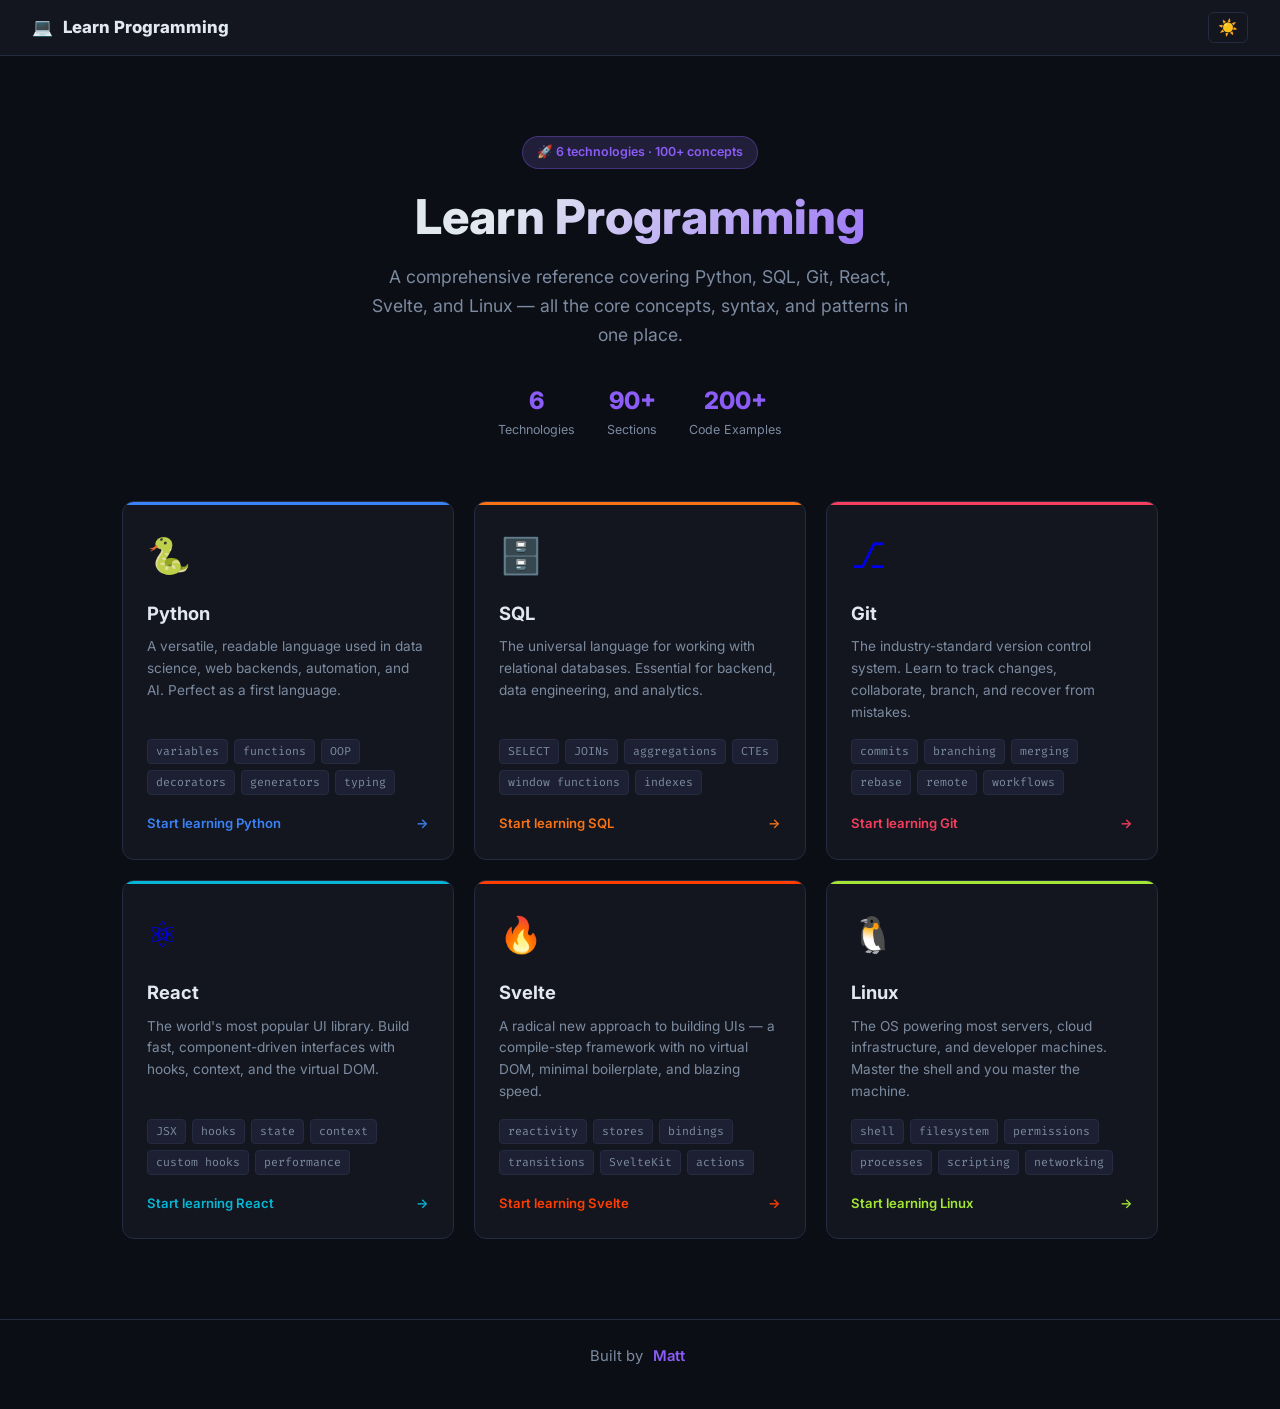
<file: index.html>
<!doctype html>
<html lang="en" data-theme="dark" data-topic="home">
  <head>
    <meta charset="UTF-8" />
    <meta name="viewport" content="width=device-width, initial-scale=1.0" />
    <title>Learn Programming — Home</title>
    <link rel="stylesheet" href="styles.css" />
    <link rel="preconnect" href="https://fonts.googleapis.com" />
    <link
      href="https://fonts.googleapis.com/css2?family=Inter:wght@400;500;600;700;800&family=Fira+Code:wght@400;500&display=swap"
      rel="stylesheet"
    />
    <link rel="icon" href="favicon.png" type="image/x-icon" />
  </head>
  <body class="home-body">
    <nav class="home-nav">
      <a href="index.html" class="home-brand">
        <span>💻</span> Learn Programming
      </a>
      <button id="theme-toggle" aria-label="Toggle theme">☀️</button>
    </nav>

    <section class="hero">
      <div class="hero-badge">🚀 6 technologies · 100+ concepts</div>
      <h1>Learn Programming</h1>
      <p>
        A comprehensive reference covering Python, SQL, Git, React, Svelte, and
        Linux — all the core concepts, syntax, and patterns in one place.
      </p>
      <div class="hero-stats">
        <div class="stat">
          <div class="stat-num">6</div>
          <div class="stat-lbl">Technologies</div>
        </div>
        <div class="stat">
          <div class="stat-num">90+</div>
          <div class="stat-lbl">Sections</div>
        </div>
        <div class="stat">
          <div class="stat-num">200+</div>
          <div class="stat-lbl">Code Examples</div>
        </div>
      </div>
    </section>

    <div class="topics-grid">
      <a href="python.html" class="topic-card" style="--card-color: #3b82f6">
        <div class="card-icon">🐍</div>
        <div class="card-title">Python</div>
        <div class="card-desc">
          A versatile, readable language used in data science, web backends,
          automation, and AI. Perfect as a first language.
        </div>
        <div class="card-tags">
          <span class="card-tag">variables</span>
          <span class="card-tag">functions</span>
          <span class="card-tag">OOP</span>
          <span class="card-tag">decorators</span>
          <span class="card-tag">generators</span>
          <span class="card-tag">typing</span>
        </div>
        <div class="card-cta">Start learning Python</div>
      </a>

      <a href="sql.html" class="topic-card" style="--card-color: #f97316">
        <div class="card-icon">🗄️</div>
        <div class="card-title">SQL</div>
        <div class="card-desc">
          The universal language for working with relational databases.
          Essential for backend, data engineering, and analytics.
        </div>
        <div class="card-tags">
          <span class="card-tag">SELECT</span>
          <span class="card-tag">JOINs</span>
          <span class="card-tag">aggregations</span>
          <span class="card-tag">CTEs</span>
          <span class="card-tag">window functions</span>
          <span class="card-tag">indexes</span>
        </div>
        <div class="card-cta">Start learning SQL</div>
      </a>

      <a href="git.html" class="topic-card" style="--card-color: #f43f5e">
        <div class="card-icon">⎇</div>
        <div class="card-title">Git</div>
        <div class="card-desc">
          The industry-standard version control system. Learn to track changes,
          collaborate, branch, and recover from mistakes.
        </div>
        <div class="card-tags">
          <span class="card-tag">commits</span>
          <span class="card-tag">branching</span>
          <span class="card-tag">merging</span>
          <span class="card-tag">rebase</span>
          <span class="card-tag">remote</span>
          <span class="card-tag">workflows</span>
        </div>
        <div class="card-cta">Start learning Git</div>
      </a>

      <a href="react.html" class="topic-card" style="--card-color: #06b6d4">
        <div class="card-icon">⚛️</div>
        <div class="card-title">React</div>
        <div class="card-desc">
          The world's most popular UI library. Build fast, component-driven
          interfaces with hooks, context, and the virtual DOM.
        </div>
        <div class="card-tags">
          <span class="card-tag">JSX</span>
          <span class="card-tag">hooks</span>
          <span class="card-tag">state</span>
          <span class="card-tag">context</span>
          <span class="card-tag">custom hooks</span>
          <span class="card-tag">performance</span>
        </div>
        <div class="card-cta">Start learning React</div>
      </a>

      <a href="svelte.html" class="topic-card" style="--card-color: #ff3e00">
        <div class="card-icon">🔥</div>
        <div class="card-title">Svelte</div>
        <div class="card-desc">
          A radical new approach to building UIs — a compile-step framework with
          no virtual DOM, minimal boilerplate, and blazing speed.
        </div>
        <div class="card-tags">
          <span class="card-tag">reactivity</span>
          <span class="card-tag">stores</span>
          <span class="card-tag">bindings</span>
          <span class="card-tag">transitions</span>
          <span class="card-tag">SvelteKit</span>
          <span class="card-tag">actions</span>
        </div>
        <div class="card-cta">Start learning Svelte</div>
      </a>

      <a href="linux.html" class="topic-card" style="--card-color: #a3e635">
        <div class="card-icon">🐧</div>
        <div class="card-title">Linux</div>
        <div class="card-desc">
          The OS powering most servers, cloud infrastructure, and developer
          machines. Master the shell and you master the machine.
        </div>
        <div class="card-tags">
          <span class="card-tag">shell</span>
          <span class="card-tag">filesystem</span>
          <span class="card-tag">permissions</span>
          <span class="card-tag">processes</span>
          <span class="card-tag">scripting</span>
          <span class="card-tag">networking</span>
        </div>
        <div class="card-cta">Start learning Linux</div>
      </a>
    </div>

    <footer>
      <p>
        Built by
        <a href="https://matthew-yong.netlify.app/" target="_blank">Matt</a>
      </p>
    </footer>

    <script src="script.js"></script>
  </body>
</html>
</file>
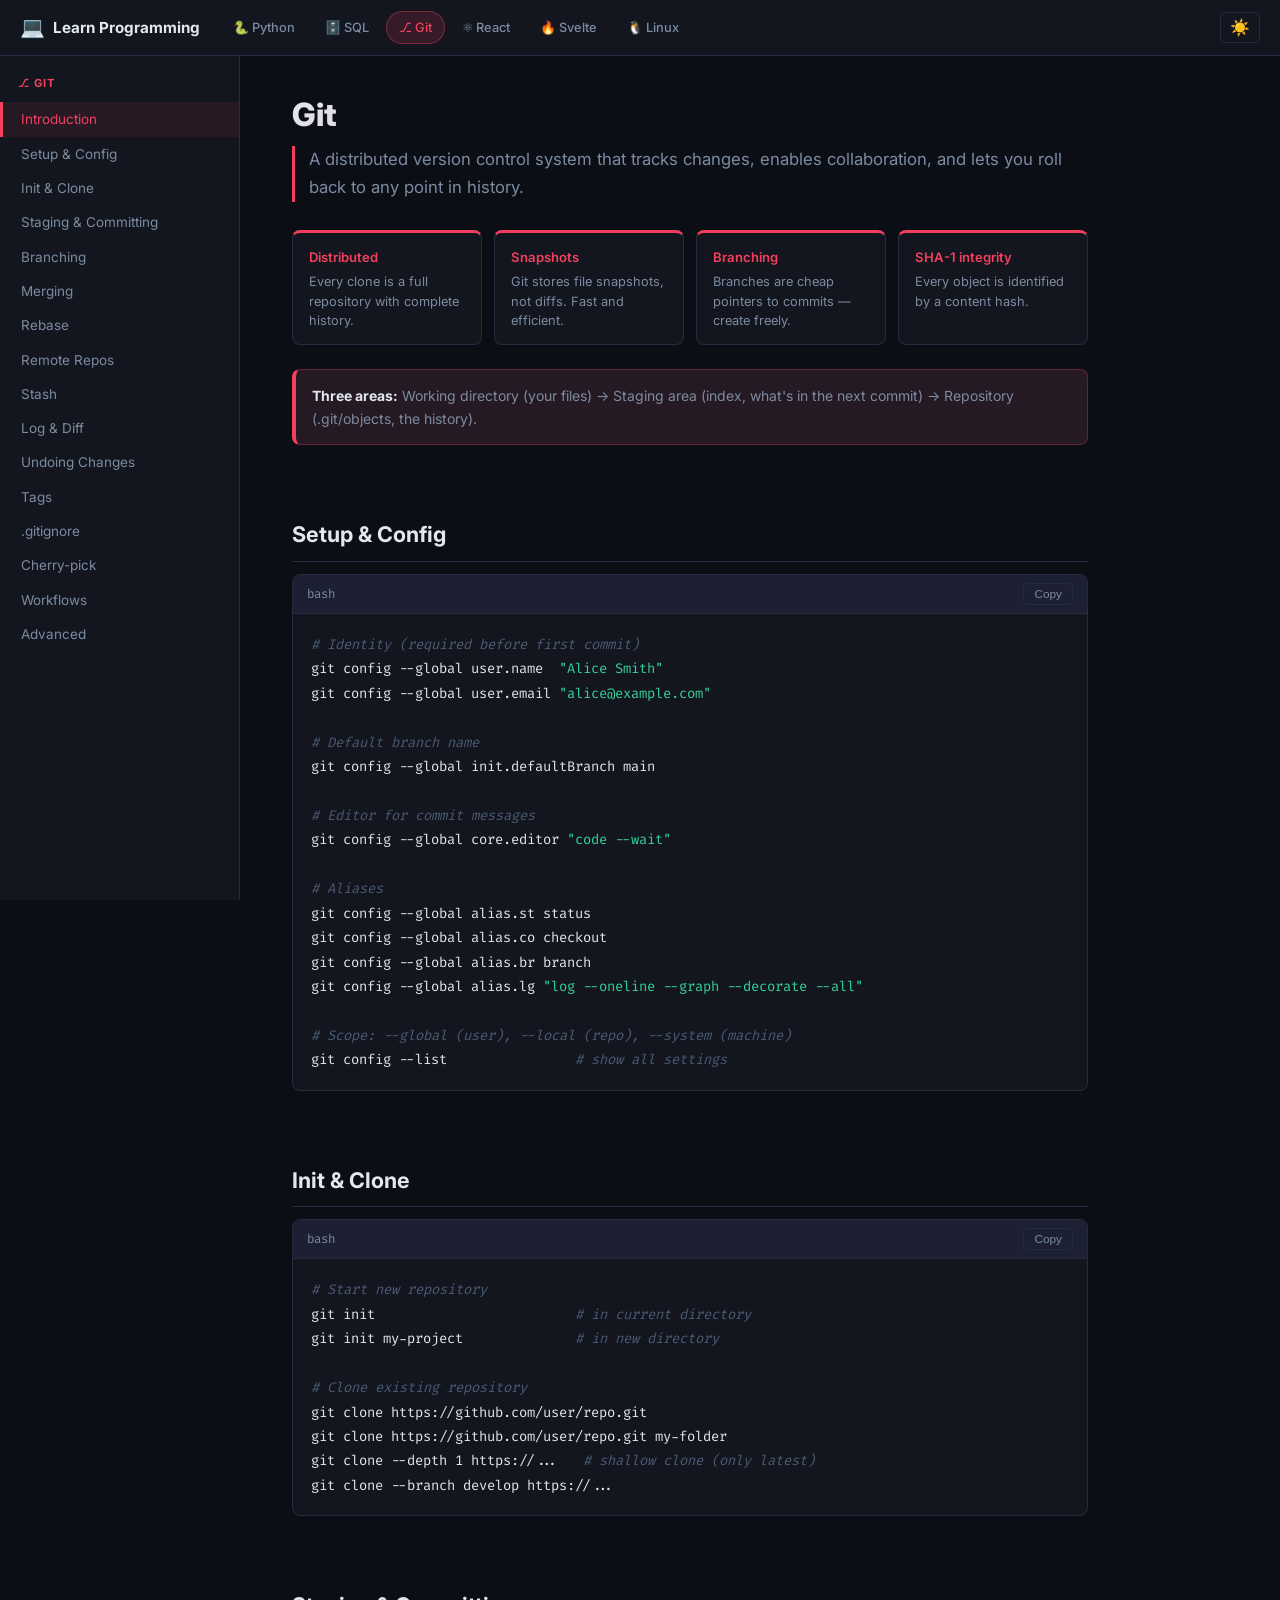
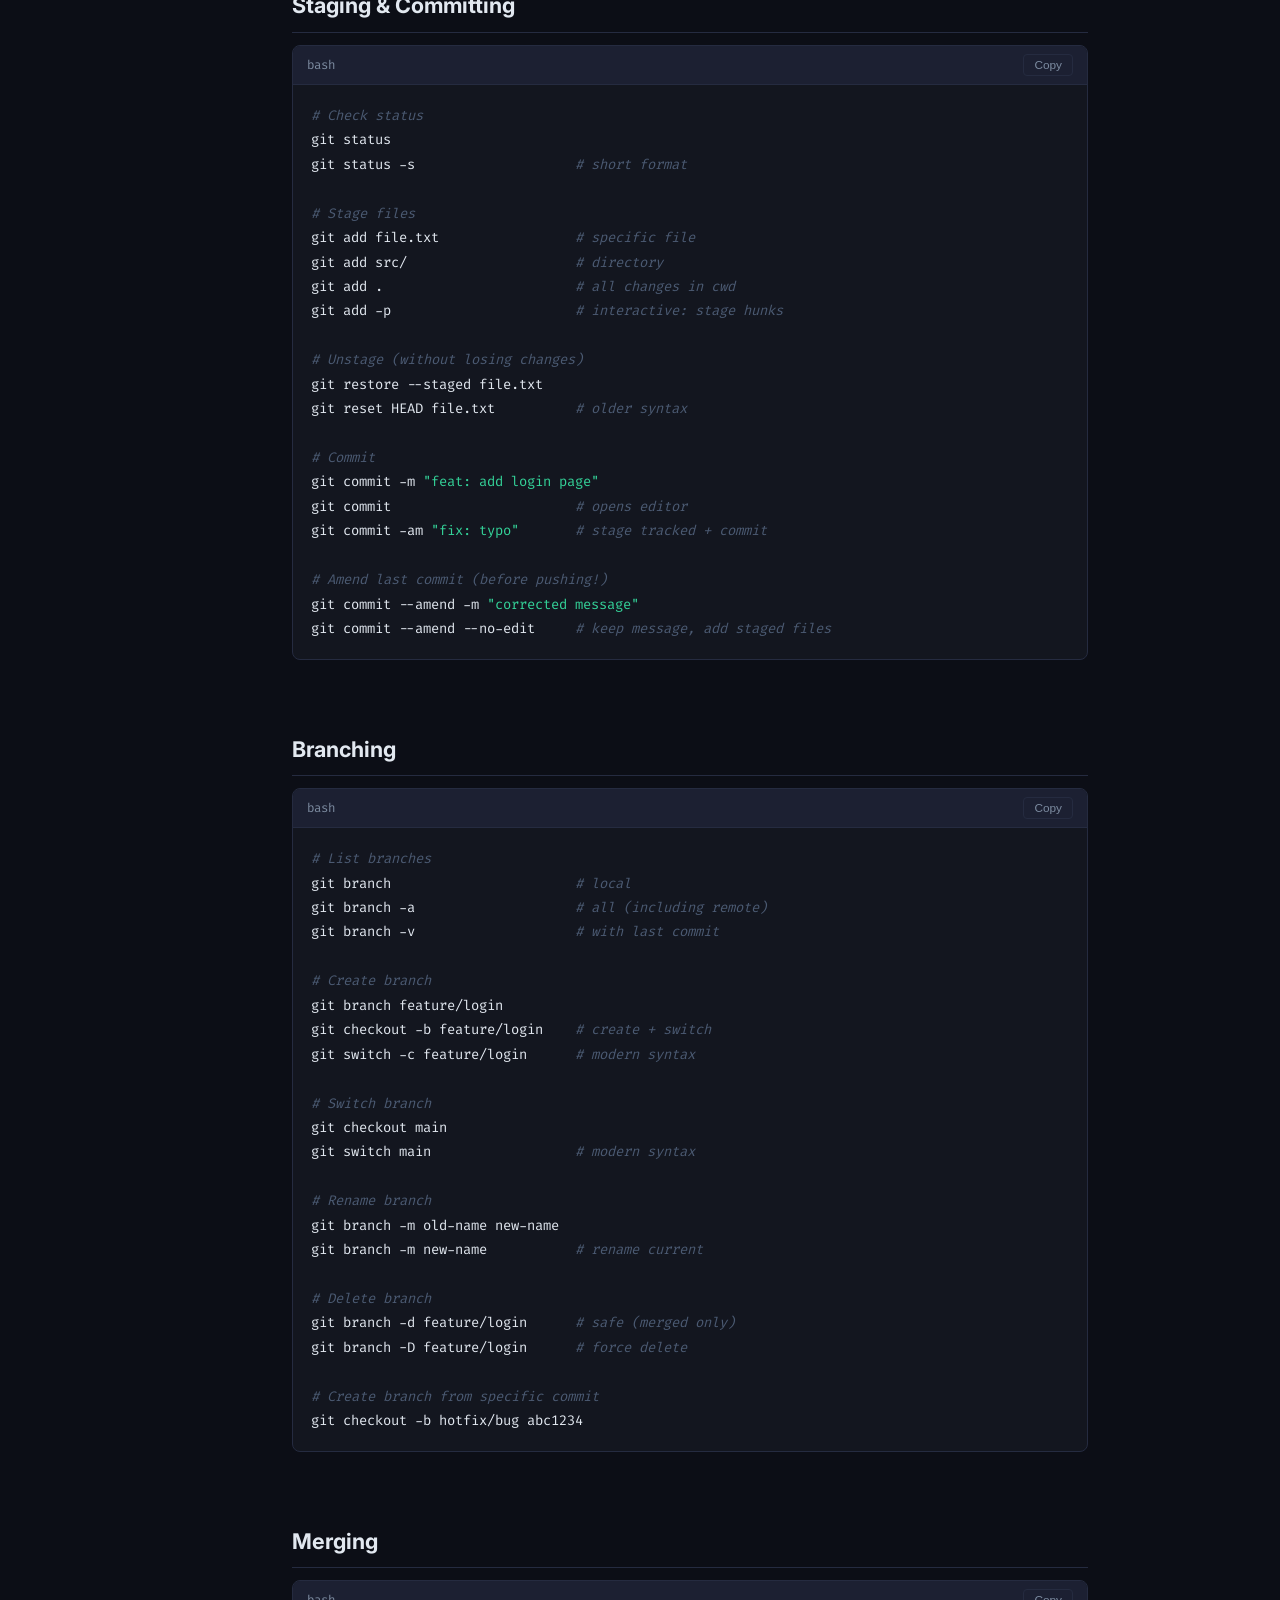
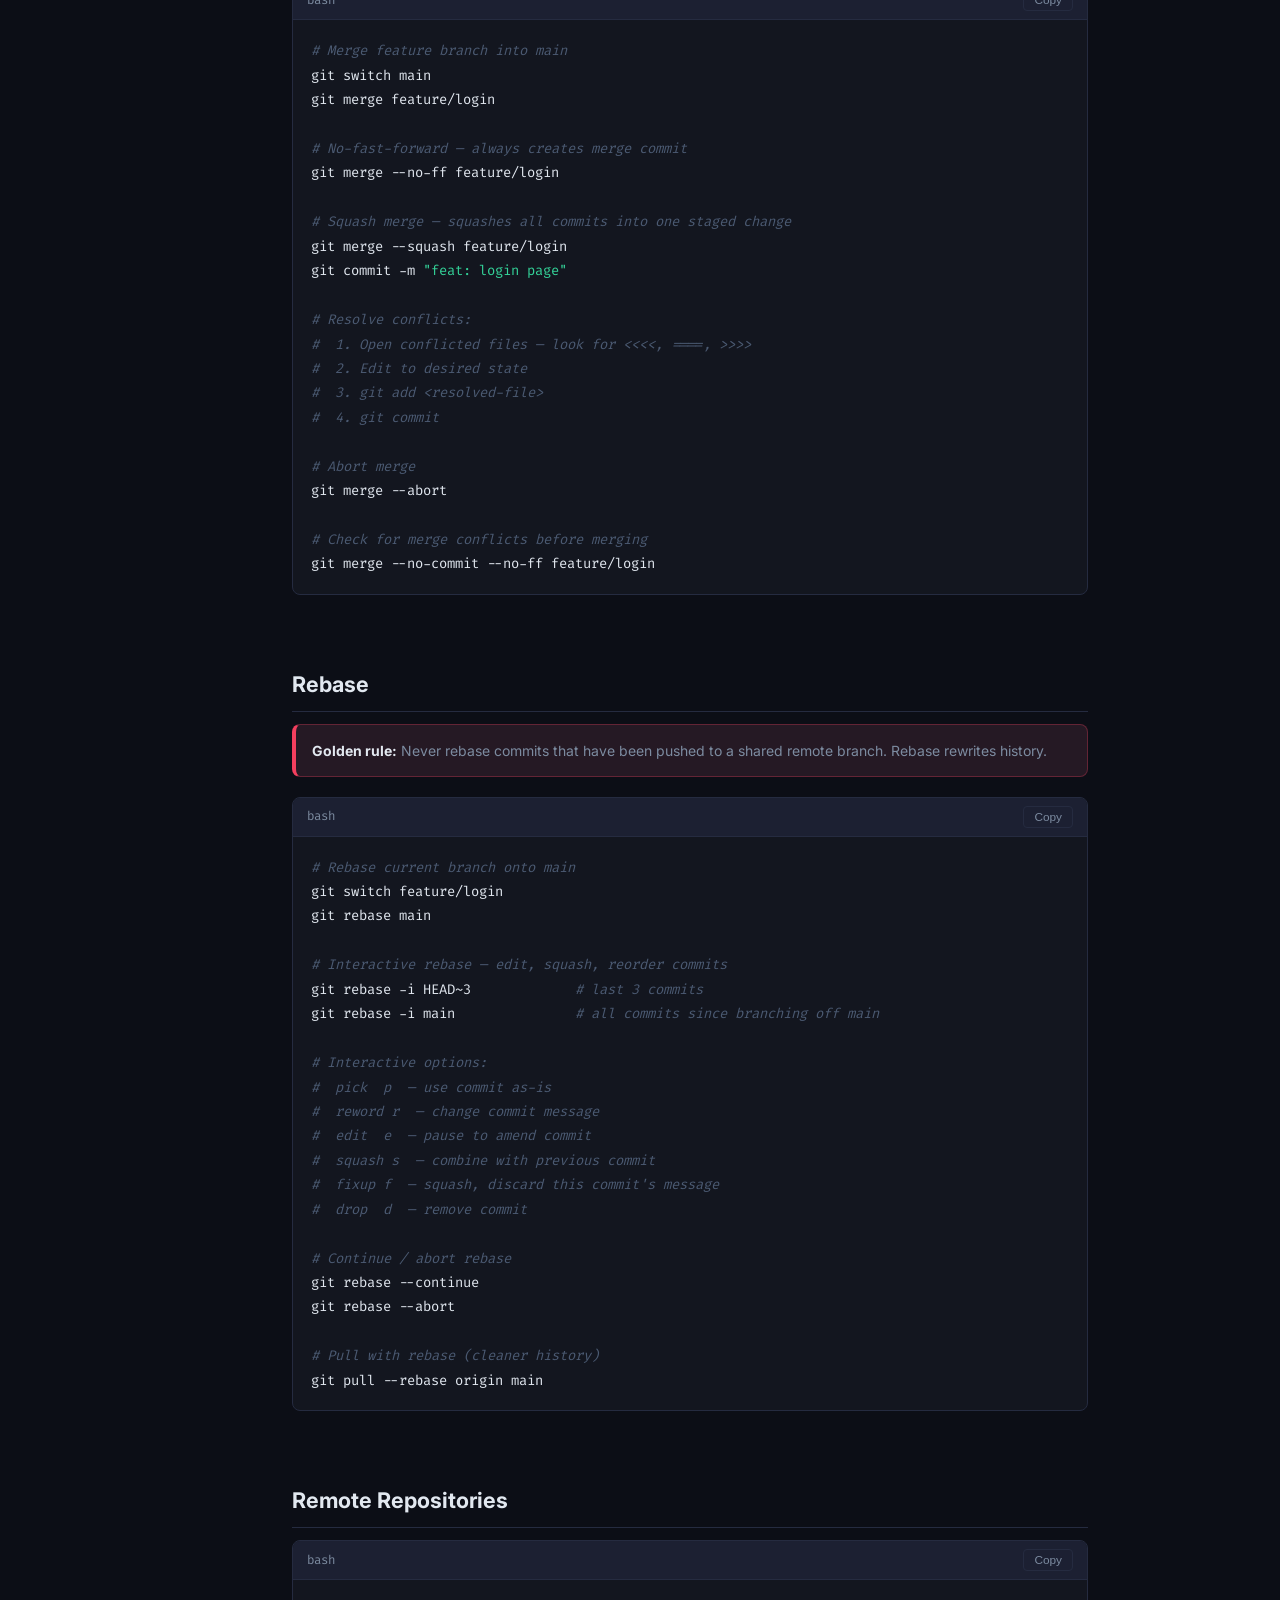
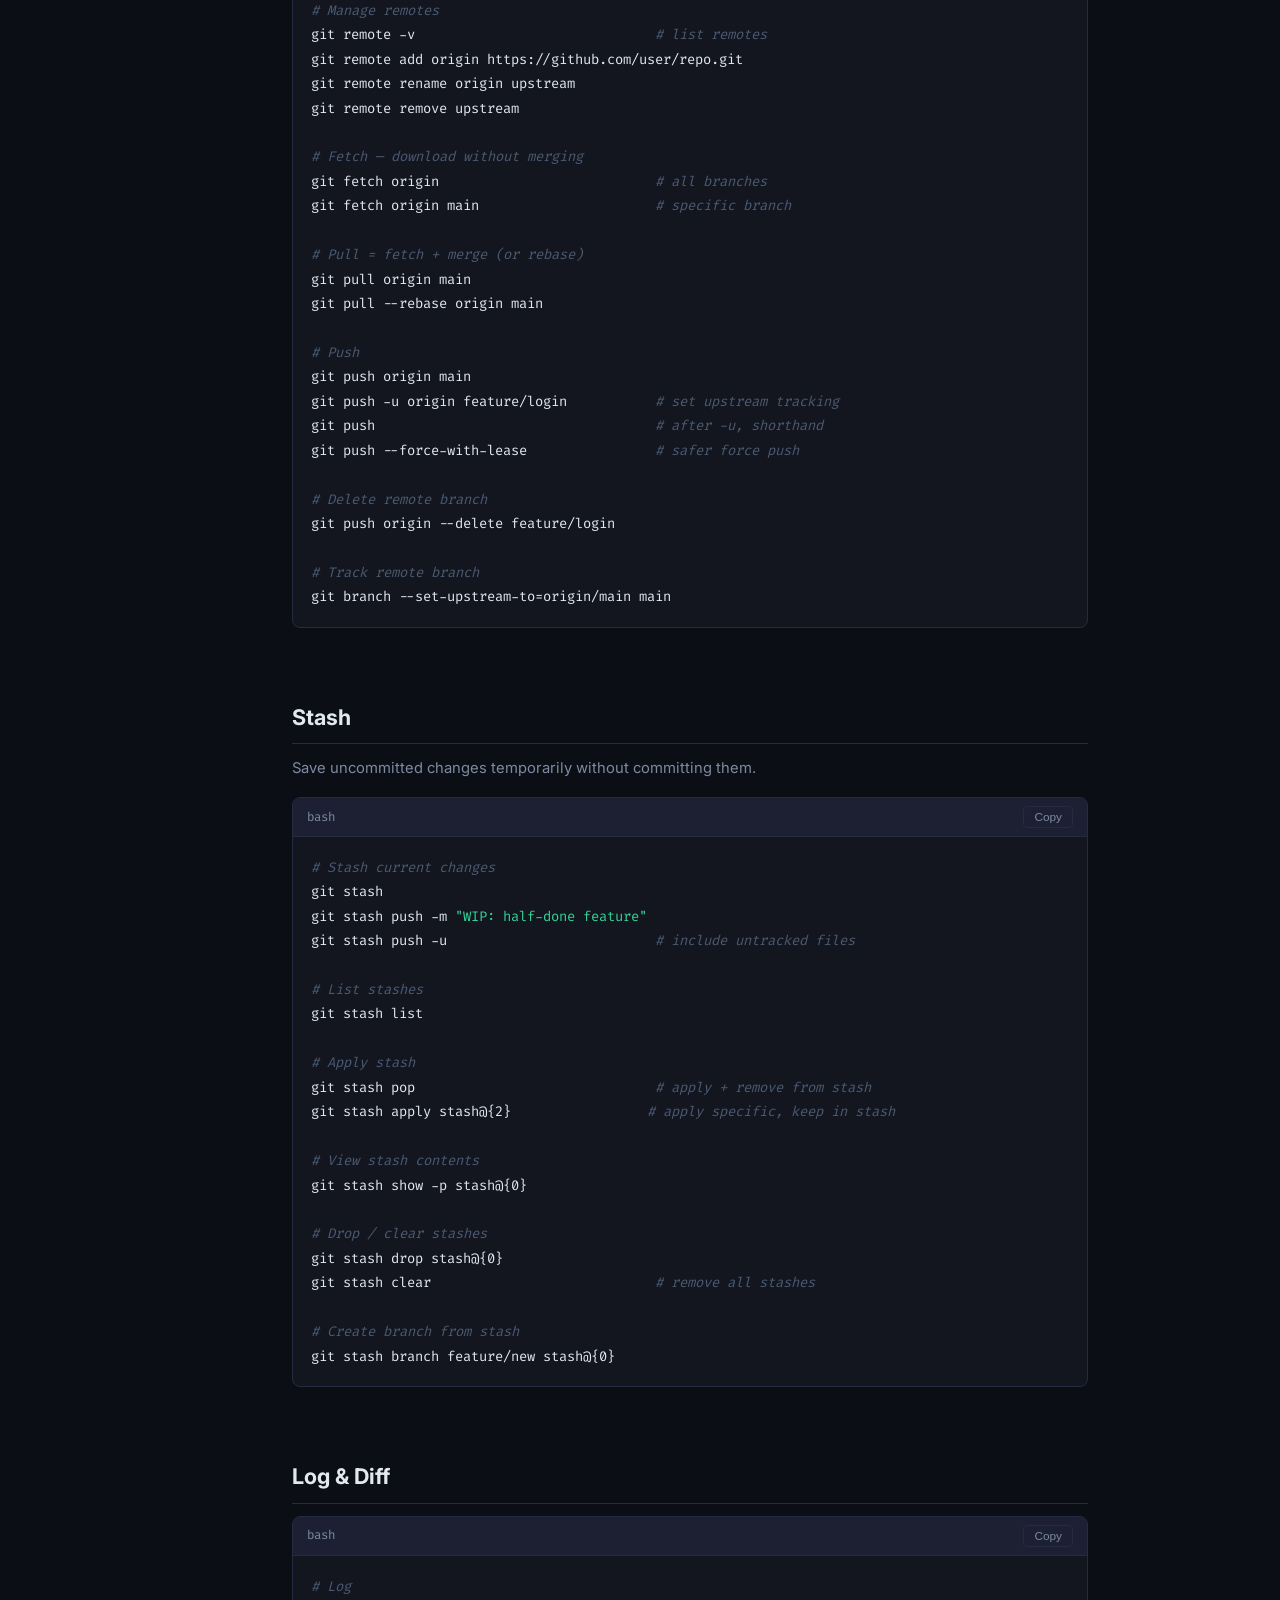
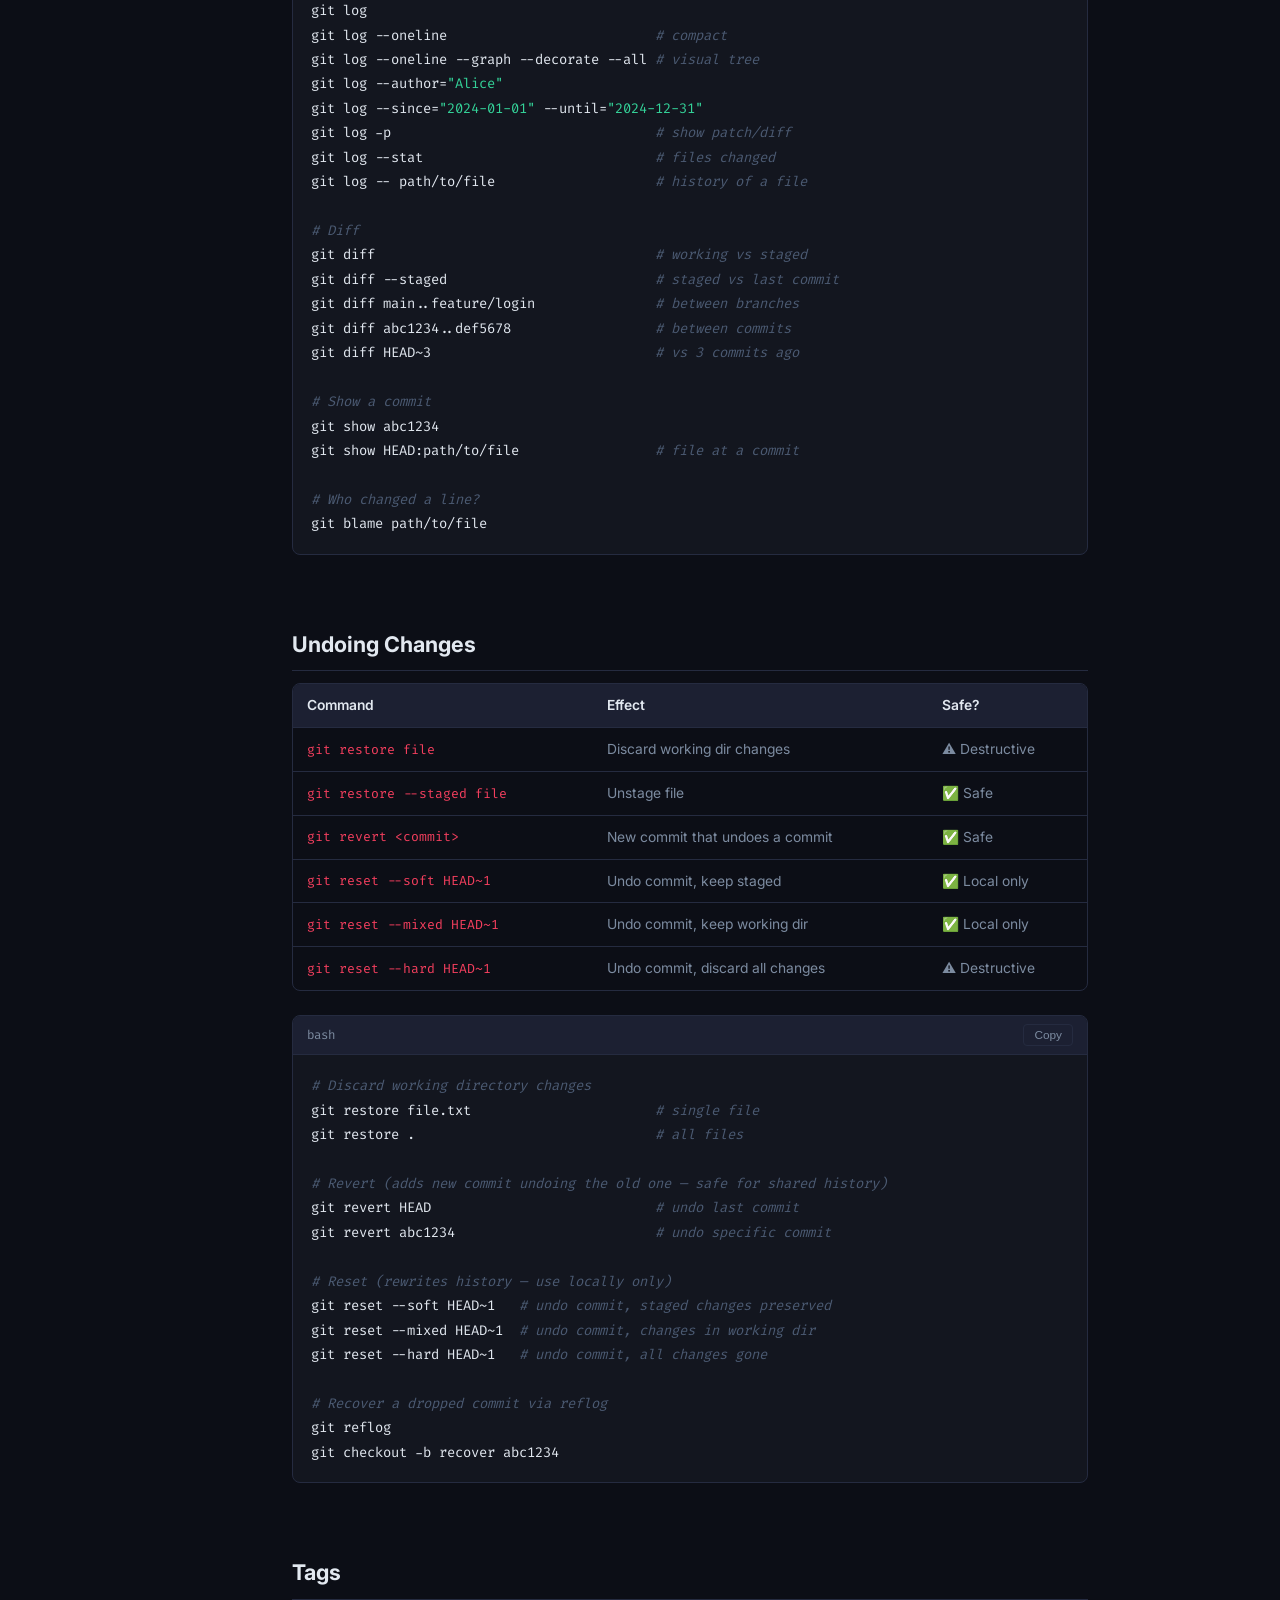
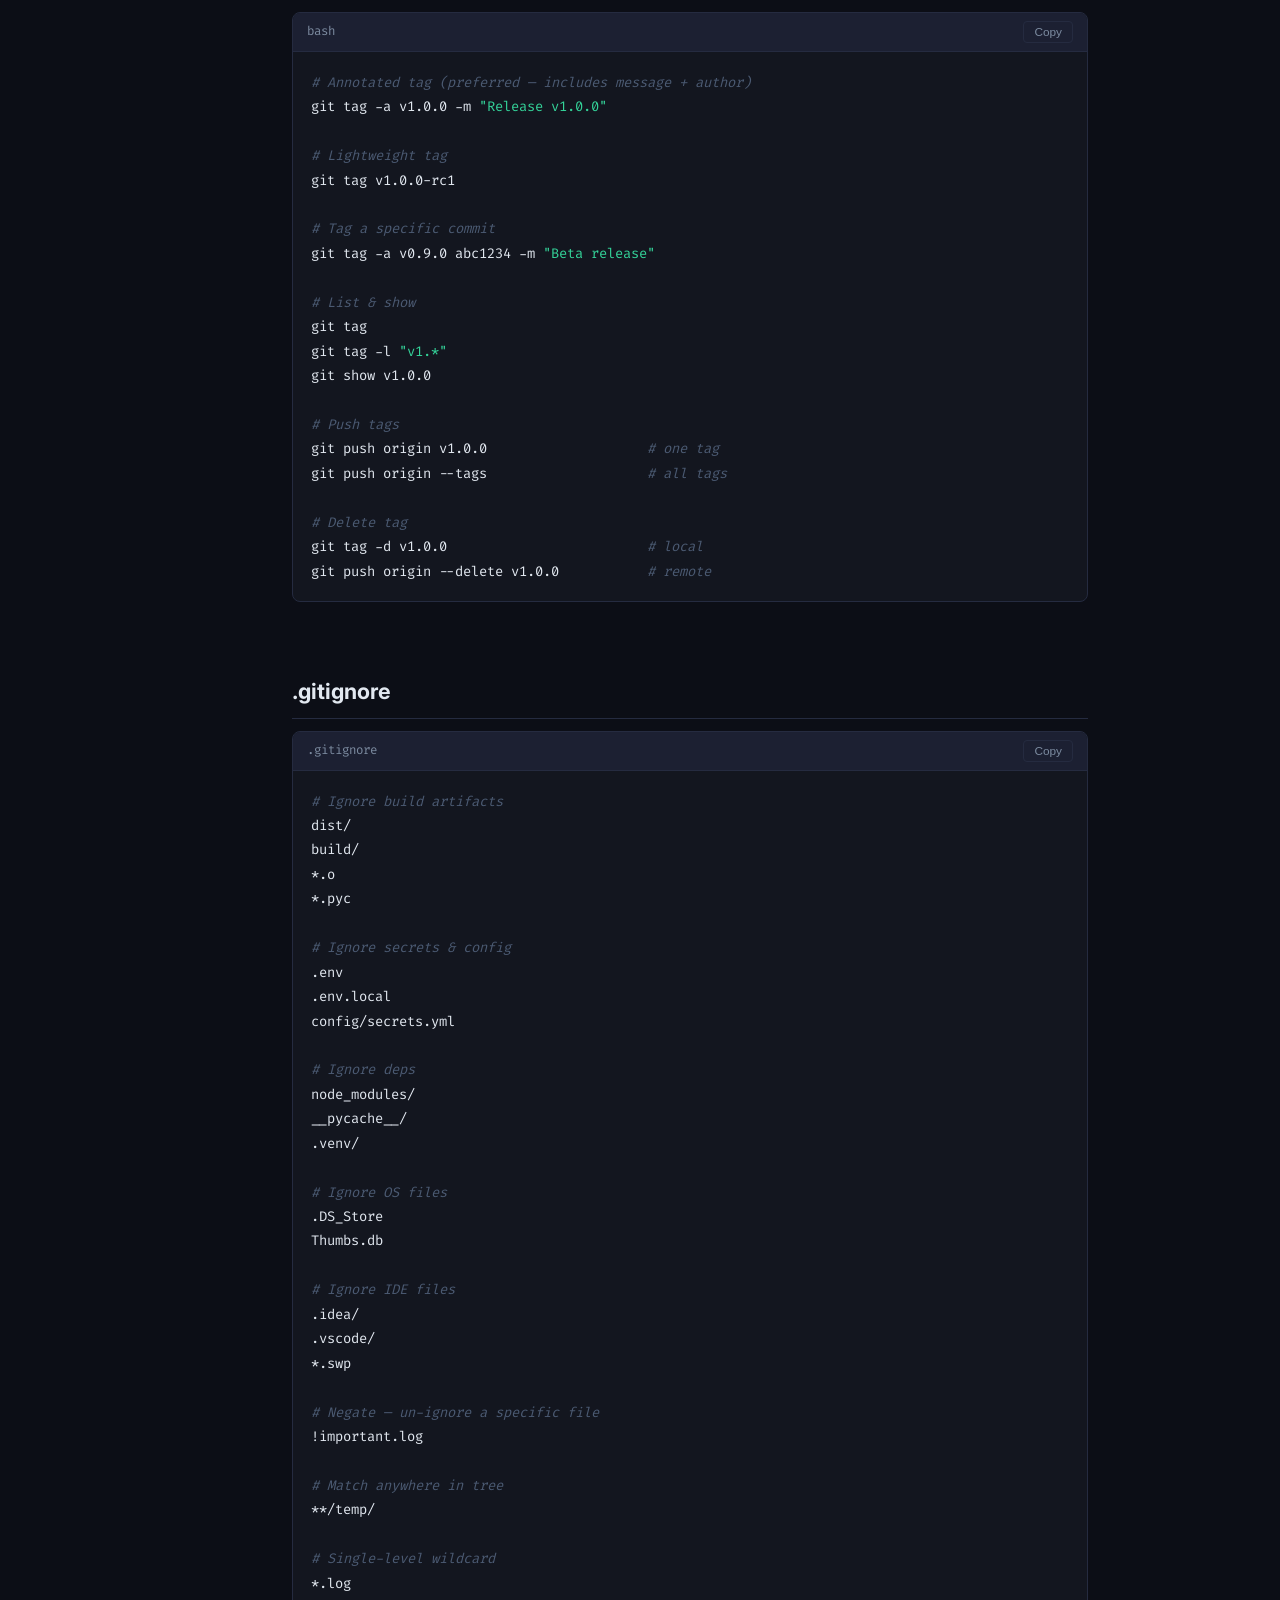
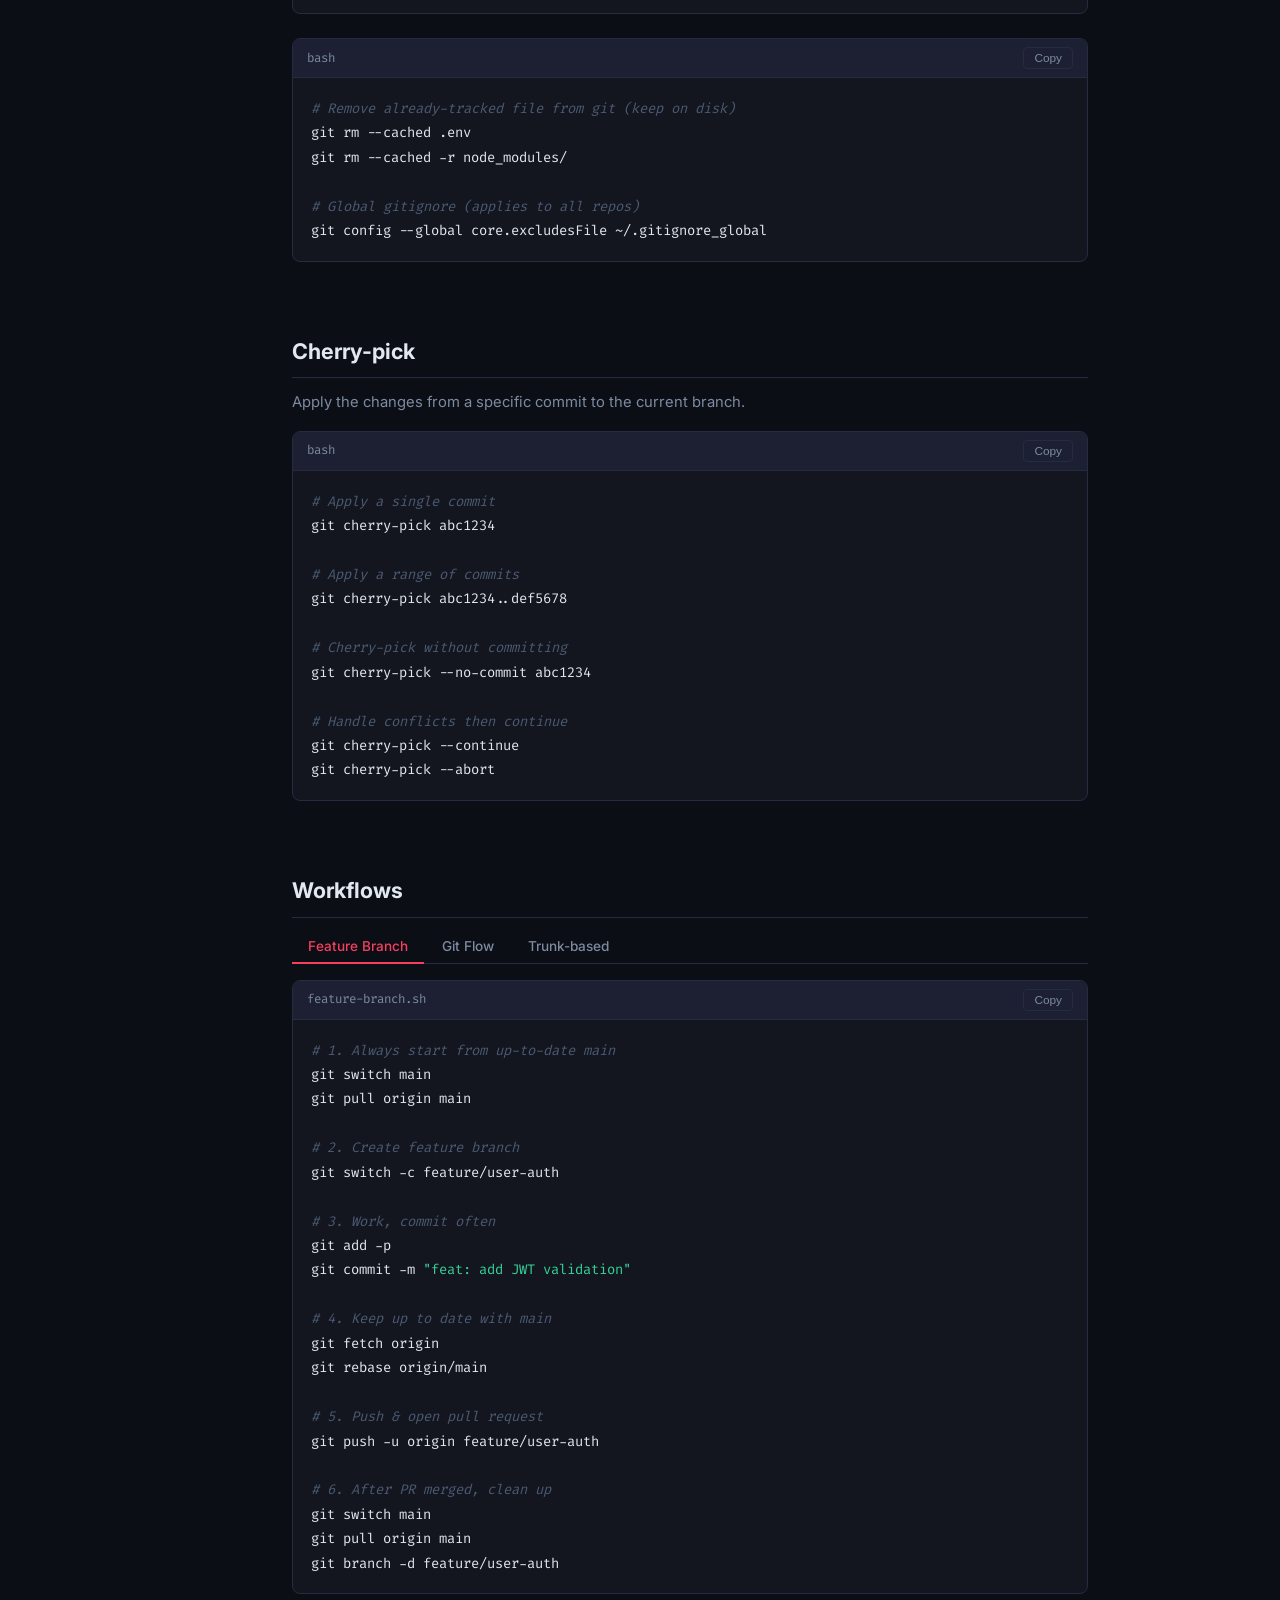
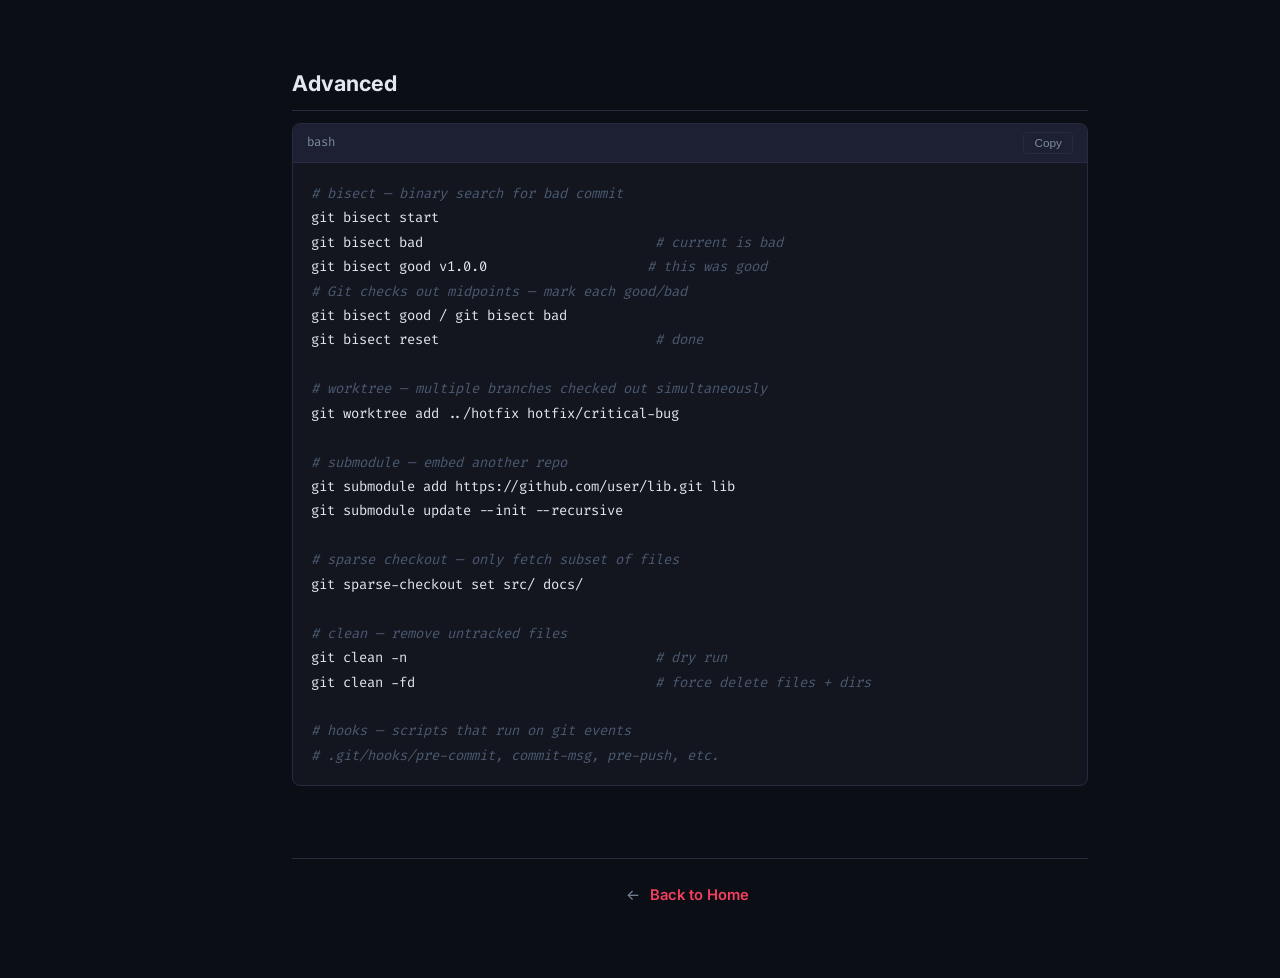
<file: git.html>
<!doctype html>
<html lang="en" data-theme="dark" data-topic="git">
  <head>
    <meta charset="UTF-8" />
    <meta name="viewport" content="width=device-width, initial-scale=1.0" />
    <title>Learn Git — Core Concepts</title>
    <link rel="stylesheet" href="styles.css" />
    <link rel="preconnect" href="https://fonts.googleapis.com" />
    <link
      href="https://fonts.googleapis.com/css2?family=Inter:wght@400;500;600;700;800&family=Fira+Code:wght@400;500&display=swap"
      rel="stylesheet"
    />
    <link rel="icon" href="favicon.png" type="image/x-icon" />
  </head>
  <body class="app">
    <div id="progress-bar"></div>
    <div id="overlay"></div>

    <header id="topbar">
      <button id="menu-toggle">&#9776;</button>
      <a href="index.html" class="topbar-brand"
        ><span class="brand-icon">💻</span> Learn Programming</a
      >
      <nav class="topic-pills">
        <a href="python.html" class="topic-pill">🐍 Python</a>
        <a href="sql.html" class="topic-pill">🗄️ SQL</a>
        <a href="git.html" class="topic-pill active">⎇ Git</a>
        <a href="react.html" class="topic-pill">⚛️ React</a>
        <a href="svelte.html" class="topic-pill">🔥 Svelte</a>
        <a href="linux.html" class="topic-pill">🐧 Linux</a>
      </nav>
      <button id="theme-toggle">☀️</button>
    </header>

    <nav id="sidebar">
      <div class="sidebar-header">⎇ Git</div>
      <ul class="nav-list">
        <li><a href="#intro" class="nav-link active">Introduction</a></li>
        <li><a href="#setup" class="nav-link">Setup &amp; Config</a></li>
        <li><a href="#init" class="nav-link">Init &amp; Clone</a></li>
        <li>
          <a href="#staging" class="nav-link">Staging &amp; Committing</a>
        </li>
        <li><a href="#branching" class="nav-link">Branching</a></li>
        <li><a href="#merging" class="nav-link">Merging</a></li>
        <li><a href="#rebase" class="nav-link">Rebase</a></li>
        <li><a href="#remote" class="nav-link">Remote Repos</a></li>
        <li><a href="#stash" class="nav-link">Stash</a></li>
        <li><a href="#log" class="nav-link">Log &amp; Diff</a></li>
        <li><a href="#undo" class="nav-link">Undoing Changes</a></li>
        <li><a href="#tags" class="nav-link">Tags</a></li>
        <li><a href="#gitignore" class="nav-link">.gitignore</a></li>
        <li><a href="#cherry" class="nav-link">Cherry-pick</a></li>
        <li><a href="#workflows" class="nav-link">Workflows</a></li>
        <li><a href="#advanced" class="nav-link">Advanced</a></li>
      </ul>
    </nav>

    <main id="content">
      <section id="intro">
        <h1>Git</h1>
        <p class="topic-intro">
          A distributed version control system that tracks changes, enables
          collaboration, and lets you roll back to any point in history.
        </p>
        <div class="info-grid">
          <div class="info-card">
            <h3>Distributed</h3>
            <p>Every clone is a full repository with complete history.</p>
          </div>
          <div class="info-card">
            <h3>Snapshots</h3>
            <p>Git stores file snapshots, not diffs. Fast and efficient.</p>
          </div>
          <div class="info-card">
            <h3>Branching</h3>
            <p>Branches are cheap pointers to commits — create freely.</p>
          </div>
          <div class="info-card">
            <h3>SHA-1 integrity</h3>
            <p>Every object is identified by a content hash.</p>
          </div>
        </div>
        <div class="callout">
          <strong>Three areas:</strong> Working directory (your files) → Staging
          area (index, what's in the next commit) → Repository (.git/objects,
          the history).
        </div>
      </section>

      <section id="setup">
        <h2>Setup &amp; Config</h2>
        <div class="code-block">
          <div class="code-header">
            <span>bash</span><button class="copy-btn">Copy</button>
          </div>
          <pre><code><span class="cm"># Identity (required before first commit)</span>
git config --global user.name  <span class="str">"Alice Smith"</span>
git config --global user.email <span class="str">"alice@example.com"</span>

<span class="cm"># Default branch name</span>
git config --global init.defaultBranch main

<span class="cm"># Editor for commit messages</span>
git config --global core.editor <span class="str">"code --wait"</span>

<span class="cm"># Aliases</span>
git config --global alias.st status
git config --global alias.co checkout
git config --global alias.br branch
git config --global alias.lg <span class="str">"log --oneline --graph --decorate --all"</span>

<span class="cm"># Scope: --global (user), --local (repo), --system (machine)</span>
git config --list                <span class="cm"># show all settings</span></code></pre>
        </div>
      </section>

      <section id="init">
        <h2>Init &amp; Clone</h2>
        <div class="code-block">
          <div class="code-header">
            <span>bash</span><button class="copy-btn">Copy</button>
          </div>
          <pre><code><span class="cm"># Start new repository</span>
git init                         <span class="cm"># in current directory</span>
git init my-project              <span class="cm"># in new directory</span>

<span class="cm"># Clone existing repository</span>
git clone https://github.com/user/repo.git
git clone https://github.com/user/repo.git my-folder
git clone --depth 1 https://...   <span class="cm"># shallow clone (only latest)</span>
git clone --branch develop https://...</code></pre>
        </div>
      </section>

      <section id="staging">
        <h2>Staging &amp; Committing</h2>
        <div class="code-block">
          <div class="code-header">
            <span>bash</span><button class="copy-btn">Copy</button>
          </div>
          <pre><code><span class="cm"># Check status</span>
git status
git status -s                    <span class="cm"># short format</span>

<span class="cm"># Stage files</span>
git add file.txt                 <span class="cm"># specific file</span>
git add src/                     <span class="cm"># directory</span>
git add .                        <span class="cm"># all changes in cwd</span>
git add -p                       <span class="cm"># interactive: stage hunks</span>

<span class="cm"># Unstage (without losing changes)</span>
git restore --staged file.txt
git reset HEAD file.txt          <span class="cm"># older syntax</span>

<span class="cm"># Commit</span>
git commit -m <span class="str">"feat: add login page"</span>
git commit                       <span class="cm"># opens editor</span>
git commit -am <span class="str">"fix: typo"</span>       <span class="cm"># stage tracked + commit</span>

<span class="cm"># Amend last commit (before pushing!)</span>
git commit --amend -m <span class="str">"corrected message"</span>
git commit --amend --no-edit     <span class="cm"># keep message, add staged files</span></code></pre>
        </div>
      </section>

      <section id="branching">
        <h2>Branching</h2>
        <div class="code-block">
          <div class="code-header">
            <span>bash</span><button class="copy-btn">Copy</button>
          </div>
          <pre><code><span class="cm"># List branches</span>
git branch                       <span class="cm"># local</span>
git branch -a                    <span class="cm"># all (including remote)</span>
git branch -v                    <span class="cm"># with last commit</span>

<span class="cm"># Create branch</span>
git branch feature/login
git checkout -b feature/login    <span class="cm"># create + switch</span>
git switch -c feature/login      <span class="cm"># modern syntax</span>

<span class="cm"># Switch branch</span>
git checkout main
git switch main                  <span class="cm"># modern syntax</span>

<span class="cm"># Rename branch</span>
git branch -m old-name new-name
git branch -m new-name           <span class="cm"># rename current</span>

<span class="cm"># Delete branch</span>
git branch -d feature/login      <span class="cm"># safe (merged only)</span>
git branch -D feature/login      <span class="cm"># force delete</span>

<span class="cm"># Create branch from specific commit</span>
git checkout -b hotfix/bug abc1234</code></pre>
        </div>
      </section>

      <section id="merging">
        <h2>Merging</h2>
        <div class="code-block">
          <div class="code-header">
            <span>bash</span><button class="copy-btn">Copy</button>
          </div>
          <pre><code><span class="cm"># Merge feature branch into main</span>
git switch main
git merge feature/login

<span class="cm"># No-fast-forward — always creates merge commit</span>
git merge --no-ff feature/login

<span class="cm"># Squash merge — squashes all commits into one staged change</span>
git merge --squash feature/login
git commit -m <span class="str">"feat: login page"</span>

<span class="cm"># Resolve conflicts:</span>
<span class="cm">#  1. Open conflicted files — look for &lt;&lt;&lt;&lt;, ====, &gt;&gt;&gt;&gt;</span>
<span class="cm">#  2. Edit to desired state</span>
<span class="cm">#  3. git add &lt;resolved-file&gt;</span>
<span class="cm">#  4. git commit</span>

<span class="cm"># Abort merge</span>
git merge --abort

<span class="cm"># Check for merge conflicts before merging</span>
git merge --no-commit --no-ff feature/login</code></pre>
        </div>
      </section>

      <section id="rebase">
        <h2>Rebase</h2>
        <div class="callout">
          <strong>Golden rule:</strong> Never rebase commits that have been
          pushed to a shared remote branch. Rebase rewrites history.
        </div>
        <div class="code-block">
          <div class="code-header">
            <span>bash</span><button class="copy-btn">Copy</button>
          </div>
          <pre><code><span class="cm"># Rebase current branch onto main</span>
git switch feature/login
git rebase main

<span class="cm"># Interactive rebase — edit, squash, reorder commits</span>
git rebase -i HEAD~3             <span class="cm"># last 3 commits</span>
git rebase -i main               <span class="cm"># all commits since branching off main</span>

<span class="cm"># Interactive options:</span>
<span class="cm">#  pick  p  — use commit as-is</span>
<span class="cm">#  reword r  — change commit message</span>
<span class="cm">#  edit  e  — pause to amend commit</span>
<span class="cm">#  squash s  — combine with previous commit</span>
<span class="cm">#  fixup f  — squash, discard this commit's message</span>
<span class="cm">#  drop  d  — remove commit</span>

<span class="cm"># Continue / abort rebase</span>
git rebase --continue
git rebase --abort

<span class="cm"># Pull with rebase (cleaner history)</span>
git pull --rebase origin main</code></pre>
        </div>
      </section>

      <section id="remote">
        <h2>Remote Repositories</h2>
        <div class="code-block">
          <div class="code-header">
            <span>bash</span><button class="copy-btn">Copy</button>
          </div>
          <pre><code><span class="cm"># Manage remotes</span>
git remote -v                              <span class="cm"># list remotes</span>
git remote add origin https://github.com/user/repo.git
git remote rename origin upstream
git remote remove upstream

<span class="cm"># Fetch — download without merging</span>
git fetch origin                           <span class="cm"># all branches</span>
git fetch origin main                      <span class="cm"># specific branch</span>

<span class="cm"># Pull = fetch + merge (or rebase)</span>
git pull origin main
git pull --rebase origin main

<span class="cm"># Push</span>
git push origin main
git push -u origin feature/login           <span class="cm"># set upstream tracking</span>
git push                                   <span class="cm"># after -u, shorthand</span>
git push --force-with-lease                <span class="cm"># safer force push</span>

<span class="cm"># Delete remote branch</span>
git push origin --delete feature/login

<span class="cm"># Track remote branch</span>
git branch --set-upstream-to=origin/main main</code></pre>
        </div>
      </section>

      <section id="stash">
        <h2>Stash</h2>
        <p>Save uncommitted changes temporarily without committing them.</p>
        <div class="code-block">
          <div class="code-header">
            <span>bash</span><button class="copy-btn">Copy</button>
          </div>
          <pre><code><span class="cm"># Stash current changes</span>
git stash
git stash push -m <span class="str">"WIP: half-done feature"</span>
git stash push -u                          <span class="cm"># include untracked files</span>

<span class="cm"># List stashes</span>
git stash list

<span class="cm"># Apply stash</span>
git stash pop                              <span class="cm"># apply + remove from stash</span>
git stash apply stash@{2}                 <span class="cm"># apply specific, keep in stash</span>

<span class="cm"># View stash contents</span>
git stash show -p stash@{0}

<span class="cm"># Drop / clear stashes</span>
git stash drop stash@{0}
git stash clear                            <span class="cm"># remove all stashes</span>

<span class="cm"># Create branch from stash</span>
git stash branch feature/new stash@{0}</code></pre>
        </div>
      </section>

      <section id="log">
        <h2>Log &amp; Diff</h2>
        <div class="code-block">
          <div class="code-header">
            <span>bash</span><button class="copy-btn">Copy</button>
          </div>
          <pre><code><span class="cm"># Log</span>
git log
git log --oneline                          <span class="cm"># compact</span>
git log --oneline --graph --decorate --all <span class="cm"># visual tree</span>
git log --author=<span class="str">"Alice"</span>
git log --since=<span class="str">"2024-01-01"</span> --until=<span class="str">"2024-12-31"</span>
git log -p                                 <span class="cm"># show patch/diff</span>
git log --stat                             <span class="cm"># files changed</span>
git log -- path/to/file                    <span class="cm"># history of a file</span>

<span class="cm"># Diff</span>
git diff                                   <span class="cm"># working vs staged</span>
git diff --staged                          <span class="cm"># staged vs last commit</span>
git diff main..feature/login               <span class="cm"># between branches</span>
git diff abc1234..def5678                  <span class="cm"># between commits</span>
git diff HEAD~3                            <span class="cm"># vs 3 commits ago</span>

<span class="cm"># Show a commit</span>
git show abc1234
git show HEAD:path/to/file                 <span class="cm"># file at a commit</span>

<span class="cm"># Who changed a line?</span>
git blame path/to/file</code></pre>
        </div>
      </section>

      <section id="undo">
        <h2>Undoing Changes</h2>
        <div class="table-wrap">
          <table>
            <thead>
              <tr>
                <th>Command</th>
                <th>Effect</th>
                <th>Safe?</th>
              </tr>
            </thead>
            <tbody>
              <tr>
                <td>git restore file</td>
                <td>Discard working dir changes</td>
                <td>⚠️ Destructive</td>
              </tr>
              <tr>
                <td>git restore --staged file</td>
                <td>Unstage file</td>
                <td>✅ Safe</td>
              </tr>
              <tr>
                <td>git revert &lt;commit&gt;</td>
                <td>New commit that undoes a commit</td>
                <td>✅ Safe</td>
              </tr>
              <tr>
                <td>git reset --soft HEAD~1</td>
                <td>Undo commit, keep staged</td>
                <td>✅ Local only</td>
              </tr>
              <tr>
                <td>git reset --mixed HEAD~1</td>
                <td>Undo commit, keep working dir</td>
                <td>✅ Local only</td>
              </tr>
              <tr>
                <td>git reset --hard HEAD~1</td>
                <td>Undo commit, discard all changes</td>
                <td>⚠️ Destructive</td>
              </tr>
            </tbody>
          </table>
        </div>
        <div class="code-block">
          <div class="code-header">
            <span>bash</span><button class="copy-btn">Copy</button>
          </div>
          <pre><code><span class="cm"># Discard working directory changes</span>
git restore file.txt                       <span class="cm"># single file</span>
git restore .                              <span class="cm"># all files</span>

<span class="cm"># Revert (adds new commit undoing the old one — safe for shared history)</span>
git revert HEAD                            <span class="cm"># undo last commit</span>
git revert abc1234                         <span class="cm"># undo specific commit</span>

<span class="cm"># Reset (rewrites history — use locally only)</span>
git reset --soft HEAD~1   <span class="cm"># undo commit, staged changes preserved</span>
git reset --mixed HEAD~1  <span class="cm"># undo commit, changes in working dir</span>
git reset --hard HEAD~1   <span class="cm"># undo commit, all changes gone</span>

<span class="cm"># Recover a dropped commit via reflog</span>
git reflog
git checkout -b recover abc1234</code></pre>
        </div>
      </section>

      <section id="tags">
        <h2>Tags</h2>
        <div class="code-block">
          <div class="code-header">
            <span>bash</span><button class="copy-btn">Copy</button>
          </div>
          <pre><code><span class="cm"># Annotated tag (preferred — includes message + author)</span>
git tag -a v1.0.0 -m <span class="str">"Release v1.0.0"</span>

<span class="cm"># Lightweight tag</span>
git tag v1.0.0-rc1

<span class="cm"># Tag a specific commit</span>
git tag -a v0.9.0 abc1234 -m <span class="str">"Beta release"</span>

<span class="cm"># List &amp; show</span>
git tag
git tag -l <span class="str">"v1.*"</span>
git show v1.0.0

<span class="cm"># Push tags</span>
git push origin v1.0.0                    <span class="cm"># one tag</span>
git push origin --tags                    <span class="cm"># all tags</span>

<span class="cm"># Delete tag</span>
git tag -d v1.0.0                         <span class="cm"># local</span>
git push origin --delete v1.0.0           <span class="cm"># remote</span></code></pre>
        </div>
      </section>

      <section id="gitignore">
        <h2>.gitignore</h2>
        <div class="code-block">
          <div class="code-header">
            <span>.gitignore</span><button class="copy-btn">Copy</button>
          </div>
          <pre><code><span class="cm"># Ignore build artifacts</span>
dist/
build/
*.o
*.pyc

<span class="cm"># Ignore secrets &amp; config</span>
.env
.env.local
config/secrets.yml

<span class="cm"># Ignore deps</span>
node_modules/
__pycache__/
.venv/

<span class="cm"># Ignore OS files</span>
.DS_Store
Thumbs.db

<span class="cm"># Ignore IDE files</span>
.idea/
.vscode/
*.swp

<span class="cm"># Negate — un-ignore a specific file</span>
!important.log

<span class="cm"># Match anywhere in tree</span>
**/temp/

<span class="cm"># Single-level wildcard</span>
*.log</code></pre>
        </div>
        <div class="code-block">
          <div class="code-header">
            <span>bash</span><button class="copy-btn">Copy</button>
          </div>
          <pre><code><span class="cm"># Remove already-tracked file from git (keep on disk)</span>
git rm --cached .env
git rm --cached -r node_modules/

<span class="cm"># Global gitignore (applies to all repos)</span>
git config --global core.excludesFile ~/.gitignore_global</code></pre>
        </div>
      </section>

      <section id="cherry">
        <h2>Cherry-pick</h2>
        <p>Apply the changes from a specific commit to the current branch.</p>
        <div class="code-block">
          <div class="code-header">
            <span>bash</span><button class="copy-btn">Copy</button>
          </div>
          <pre><code><span class="cm"># Apply a single commit</span>
git cherry-pick abc1234

<span class="cm"># Apply a range of commits</span>
git cherry-pick abc1234..def5678

<span class="cm"># Cherry-pick without committing</span>
git cherry-pick --no-commit abc1234

<span class="cm"># Handle conflicts then continue</span>
git cherry-pick --continue
git cherry-pick --abort</code></pre>
        </div>
      </section>

      <section id="workflows">
        <h2>Workflows</h2>
        <div class="tabs">
          <button class="tab-btn active" data-tab="wf-feature" data-group="wf">
            Feature Branch
          </button>
          <button class="tab-btn" data-tab="wf-gitflow" data-group="wf">
            Git Flow
          </button>
          <button class="tab-btn" data-tab="wf-trunk" data-group="wf">
            Trunk-based
          </button>
        </div>
        <div id="tab-wf-feature" class="tab-content active" data-group="wf">
          <div class="code-block">
            <div class="code-header">
              <span>feature-branch.sh</span
              ><button class="copy-btn">Copy</button>
            </div>
            <pre><code><span class="cm"># 1. Always start from up-to-date main</span>
git switch main
git pull origin main

<span class="cm"># 2. Create feature branch</span>
git switch -c feature/user-auth

<span class="cm"># 3. Work, commit often</span>
git add -p
git commit -m <span class="str">"feat: add JWT validation"</span>

<span class="cm"># 4. Keep up to date with main</span>
git fetch origin
git rebase origin/main

<span class="cm"># 5. Push &amp; open pull request</span>
git push -u origin feature/user-auth

<span class="cm"># 6. After PR merged, clean up</span>
git switch main
git pull origin main
git branch -d feature/user-auth</code></pre>
          </div>
        </div>
        <div id="tab-wf-gitflow" class="tab-content" data-group="wf">
          <div class="code-block">
            <div class="code-header">
              <span>gitflow.sh</span><button class="copy-btn">Copy</button>
            </div>
            <pre><code><span class="cm"># Branches:</span>
<span class="cm">#  main     — production releases, tagged</span>
<span class="cm">#  develop  — integration branch</span>
<span class="cm">#  feature/* — new features</span>
<span class="cm">#  release/* — release prep</span>
<span class="cm">#  hotfix/*  — emergency production fixes</span>

<span class="cm"># New feature</span>
git switch -c feature/payments develop

<span class="cm"># Finish feature</span>
git switch develop
git merge --no-ff feature/payments
git branch -d feature/payments

<span class="cm"># Hotfix on production</span>
git switch -c hotfix/1.0.1 main
git commit -m <span class="str">"fix: critical security patch"</span>
git switch main  &amp;&amp; git merge --no-ff hotfix/1.0.1
git tag v1.0.1
git switch develop &amp;&amp; git merge --no-ff hotfix/1.0.1</code></pre>
          </div>
        </div>
        <div id="tab-wf-trunk" class="tab-content" data-group="wf">
          <div class="code-block">
            <div class="code-header">
              <span>trunk-based.sh</span><button class="copy-btn">Copy</button>
            </div>
            <pre><code><span class="cm"># Trunk-based: everyone commits to main frequently</span>
<span class="cm"># Feature flags hide incomplete work</span>
<span class="cm"># Short-lived branches (&lt; 2 days)</span>

git switch main
git pull --rebase origin main

<span class="cm"># Very short-lived feature branch</span>
git switch -c fix/typo-in-header
git commit -m <span class="str">"fix: correct heading text"</span>
git push origin fix/typo-in-header

<span class="cm"># Merge same day via PR or direct push</span>
git switch main
git merge fix/typo-in-header
git push origin main</code></pre>
          </div>
        </div>
      </section>

      <section id="advanced">
        <h2>Advanced</h2>
        <div class="code-block">
          <div class="code-header">
            <span>bash</span><button class="copy-btn">Copy</button>
          </div>
          <pre><code><span class="cm"># bisect — binary search for bad commit</span>
git bisect start
git bisect bad                             <span class="cm"># current is bad</span>
git bisect good v1.0.0                    <span class="cm"># this was good</span>
<span class="cm"># Git checks out midpoints — mark each good/bad</span>
git bisect good / git bisect bad
git bisect reset                           <span class="cm"># done</span>

<span class="cm"># worktree — multiple branches checked out simultaneously</span>
git worktree add ../hotfix hotfix/critical-bug

<span class="cm"># submodule — embed another repo</span>
git submodule add https://github.com/user/lib.git lib
git submodule update --init --recursive

<span class="cm"># sparse checkout — only fetch subset of files</span>
git sparse-checkout set src/ docs/

<span class="cm"># clean — remove untracked files</span>
git clean -n                               <span class="cm"># dry run</span>
git clean -fd                              <span class="cm"># force delete files + dirs

# hooks — scripts that run on git events
# .git/hooks/pre-commit, commit-msg, pre-push, etc.</span></code></pre>
        </div>
      </section>

      <footer>
        <p>← <a href="index.html">Back to Home</a></p>
      </footer>
    </main>
    <script src="script.js"></script>
  </body>
</html>
</file>
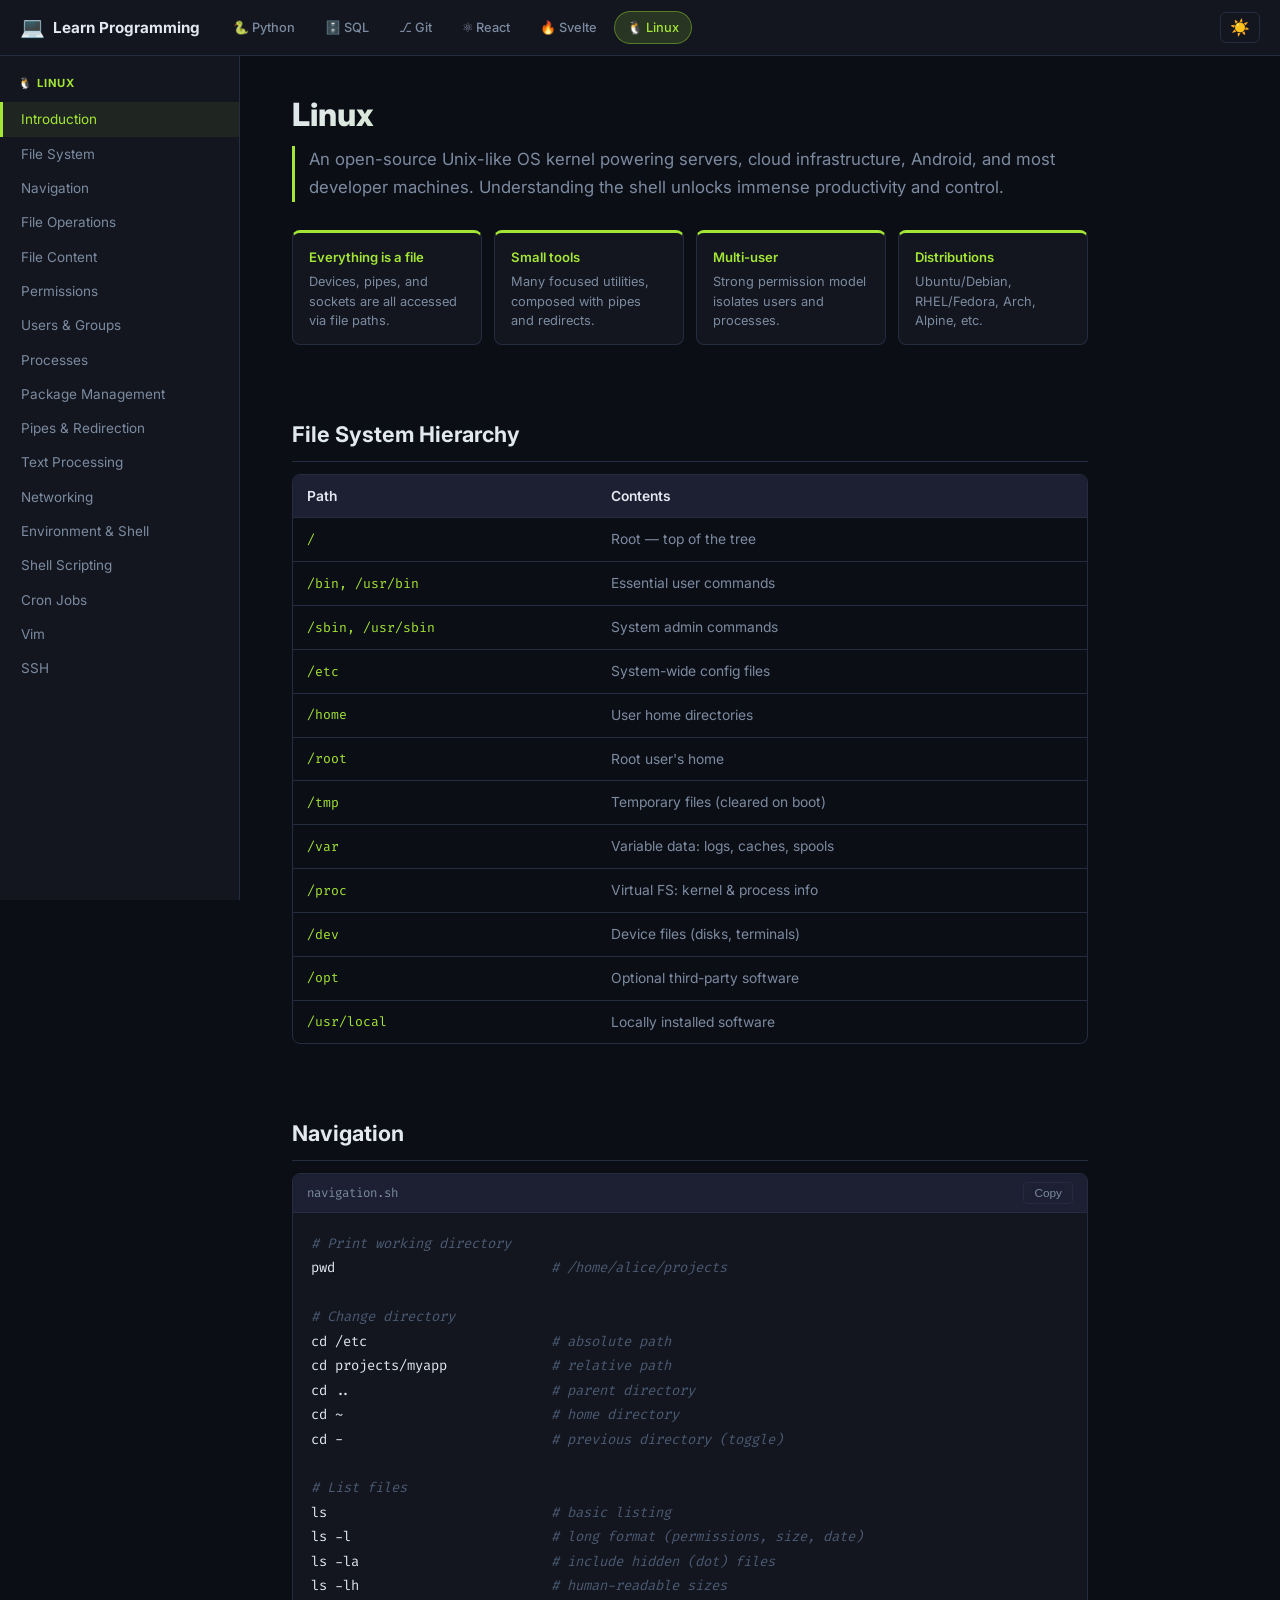
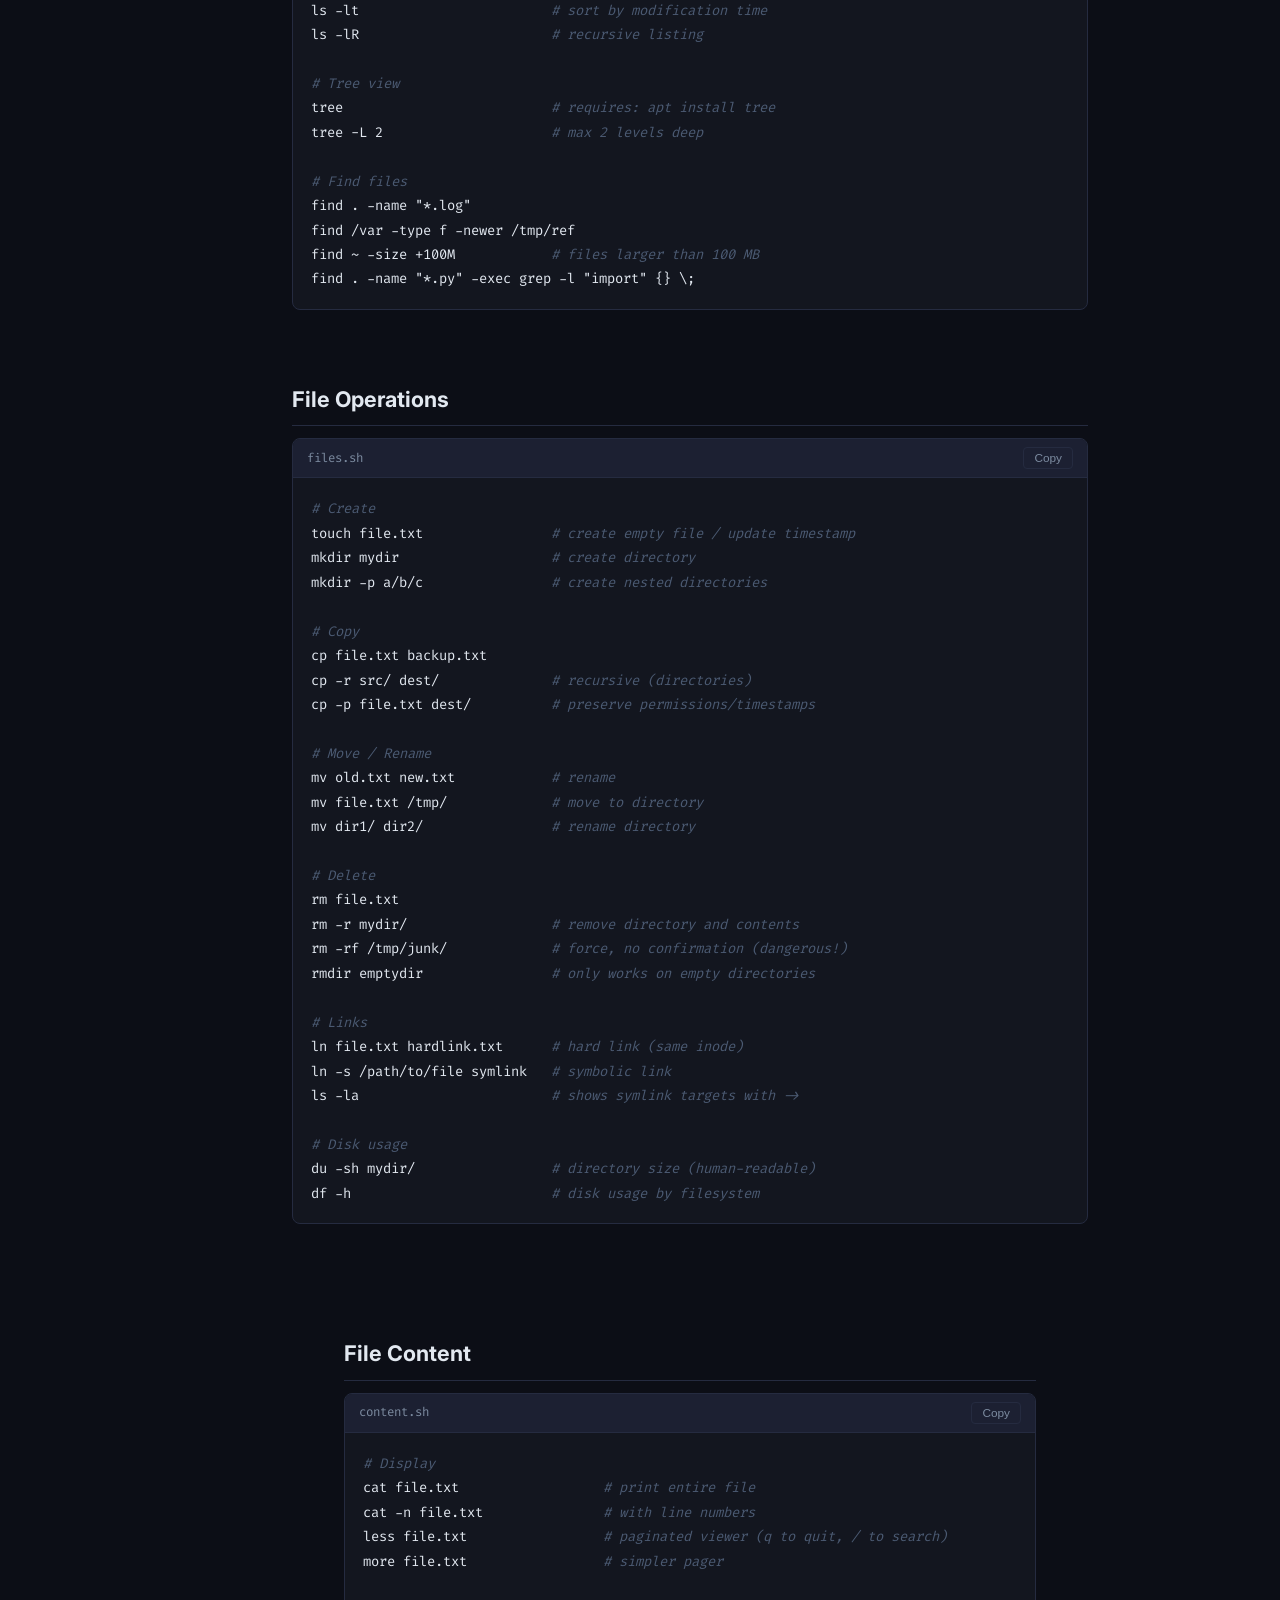
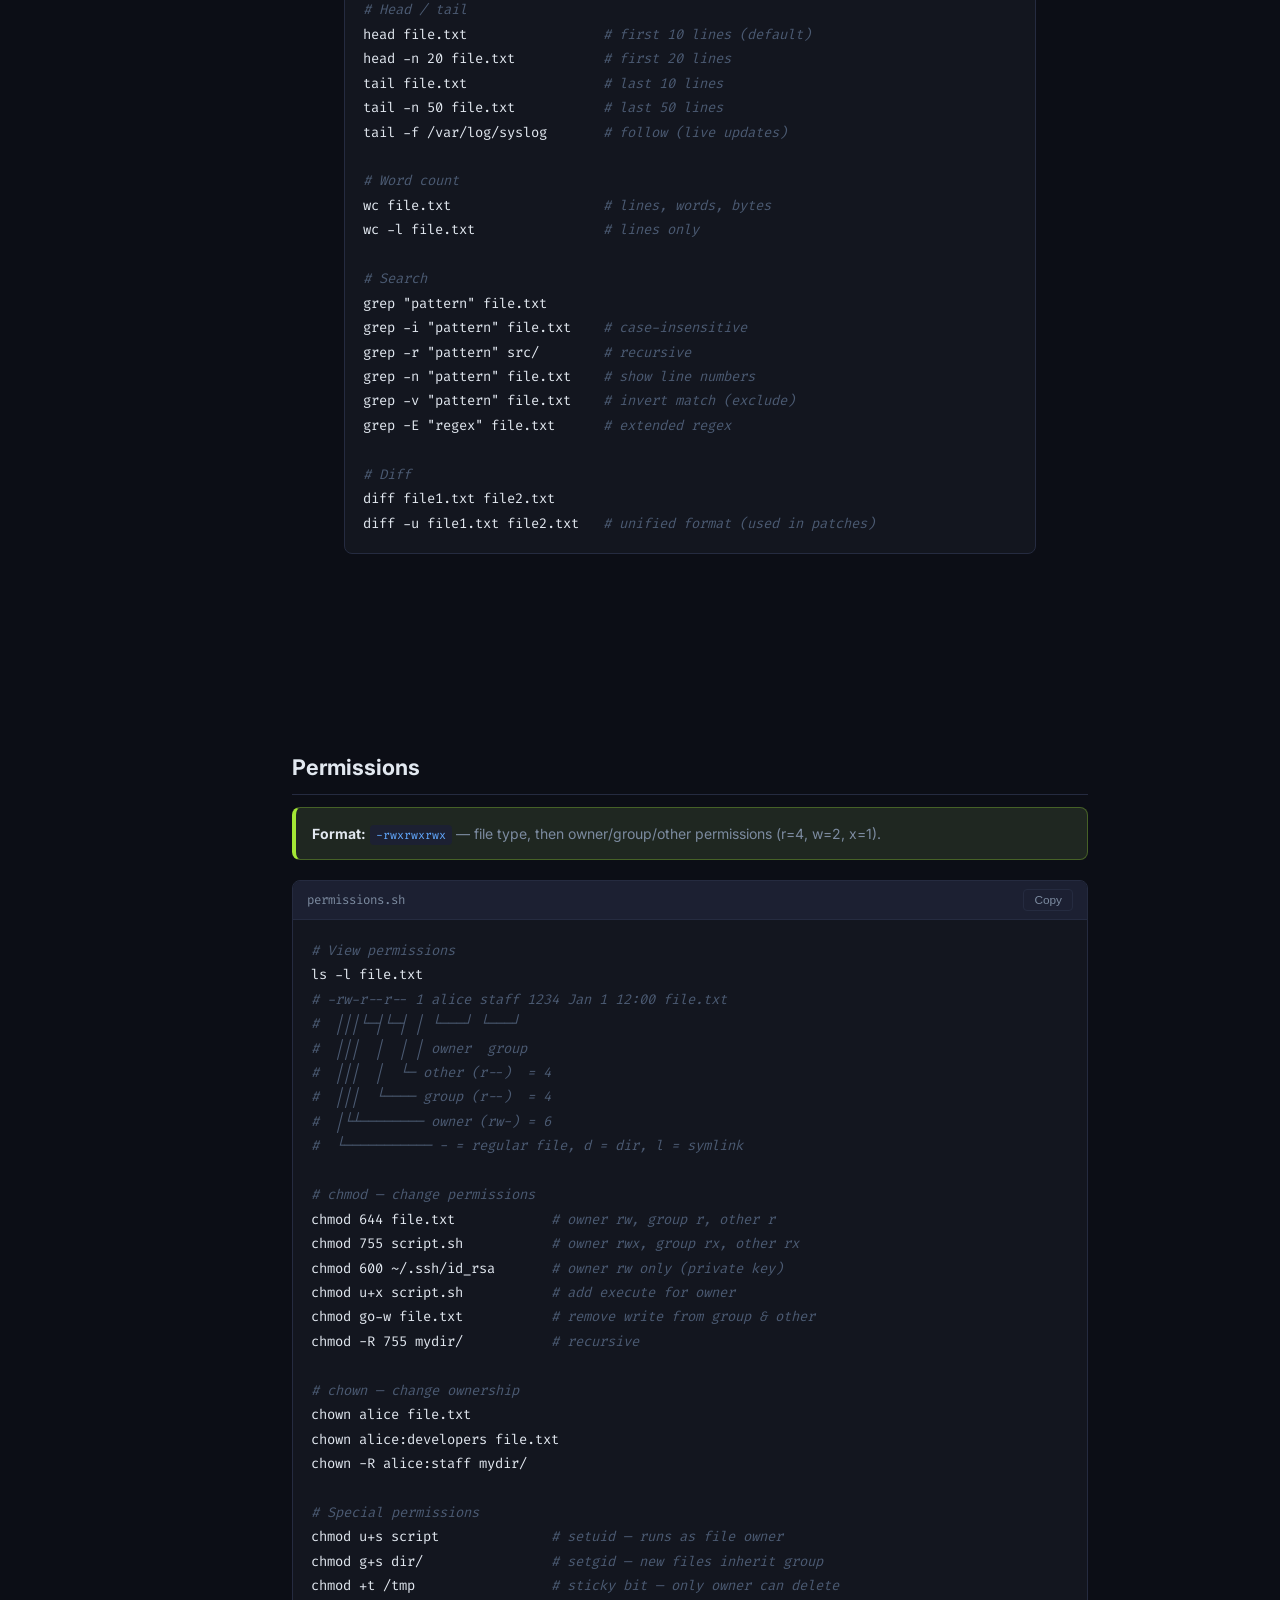
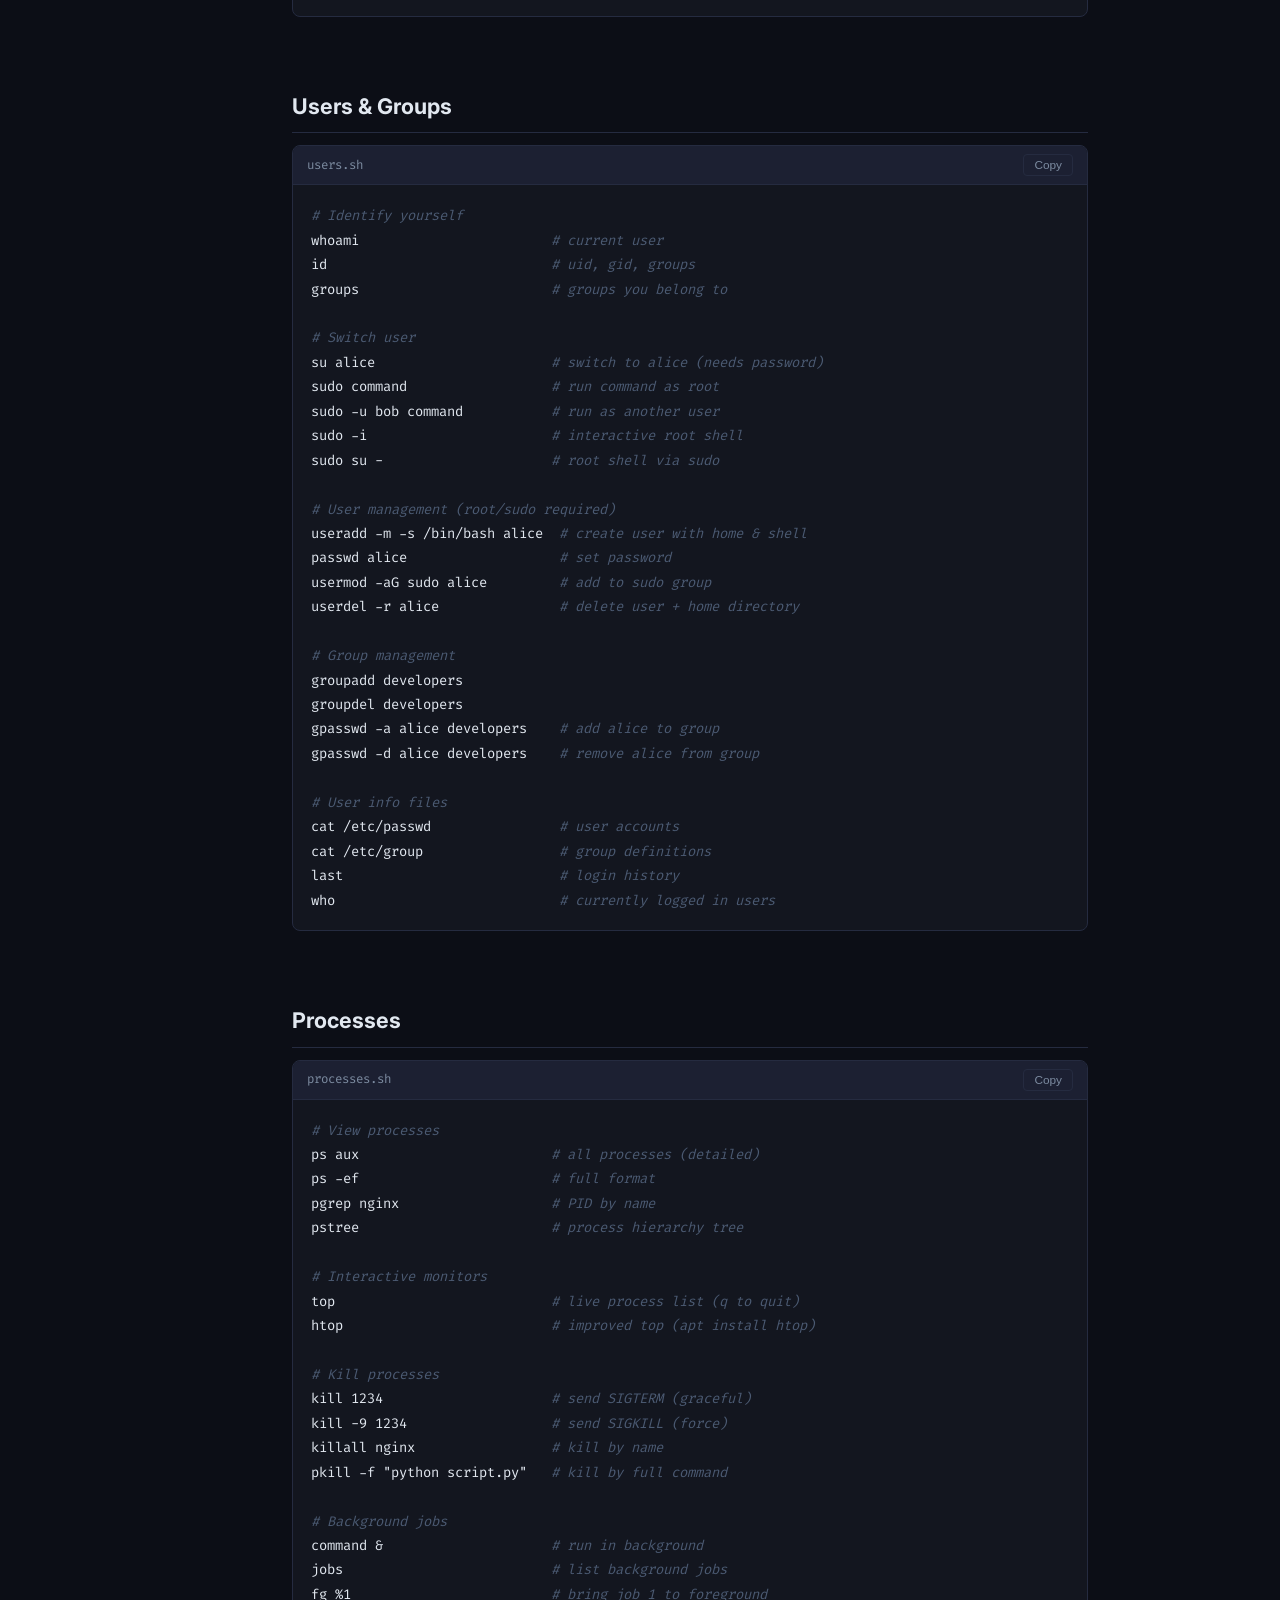
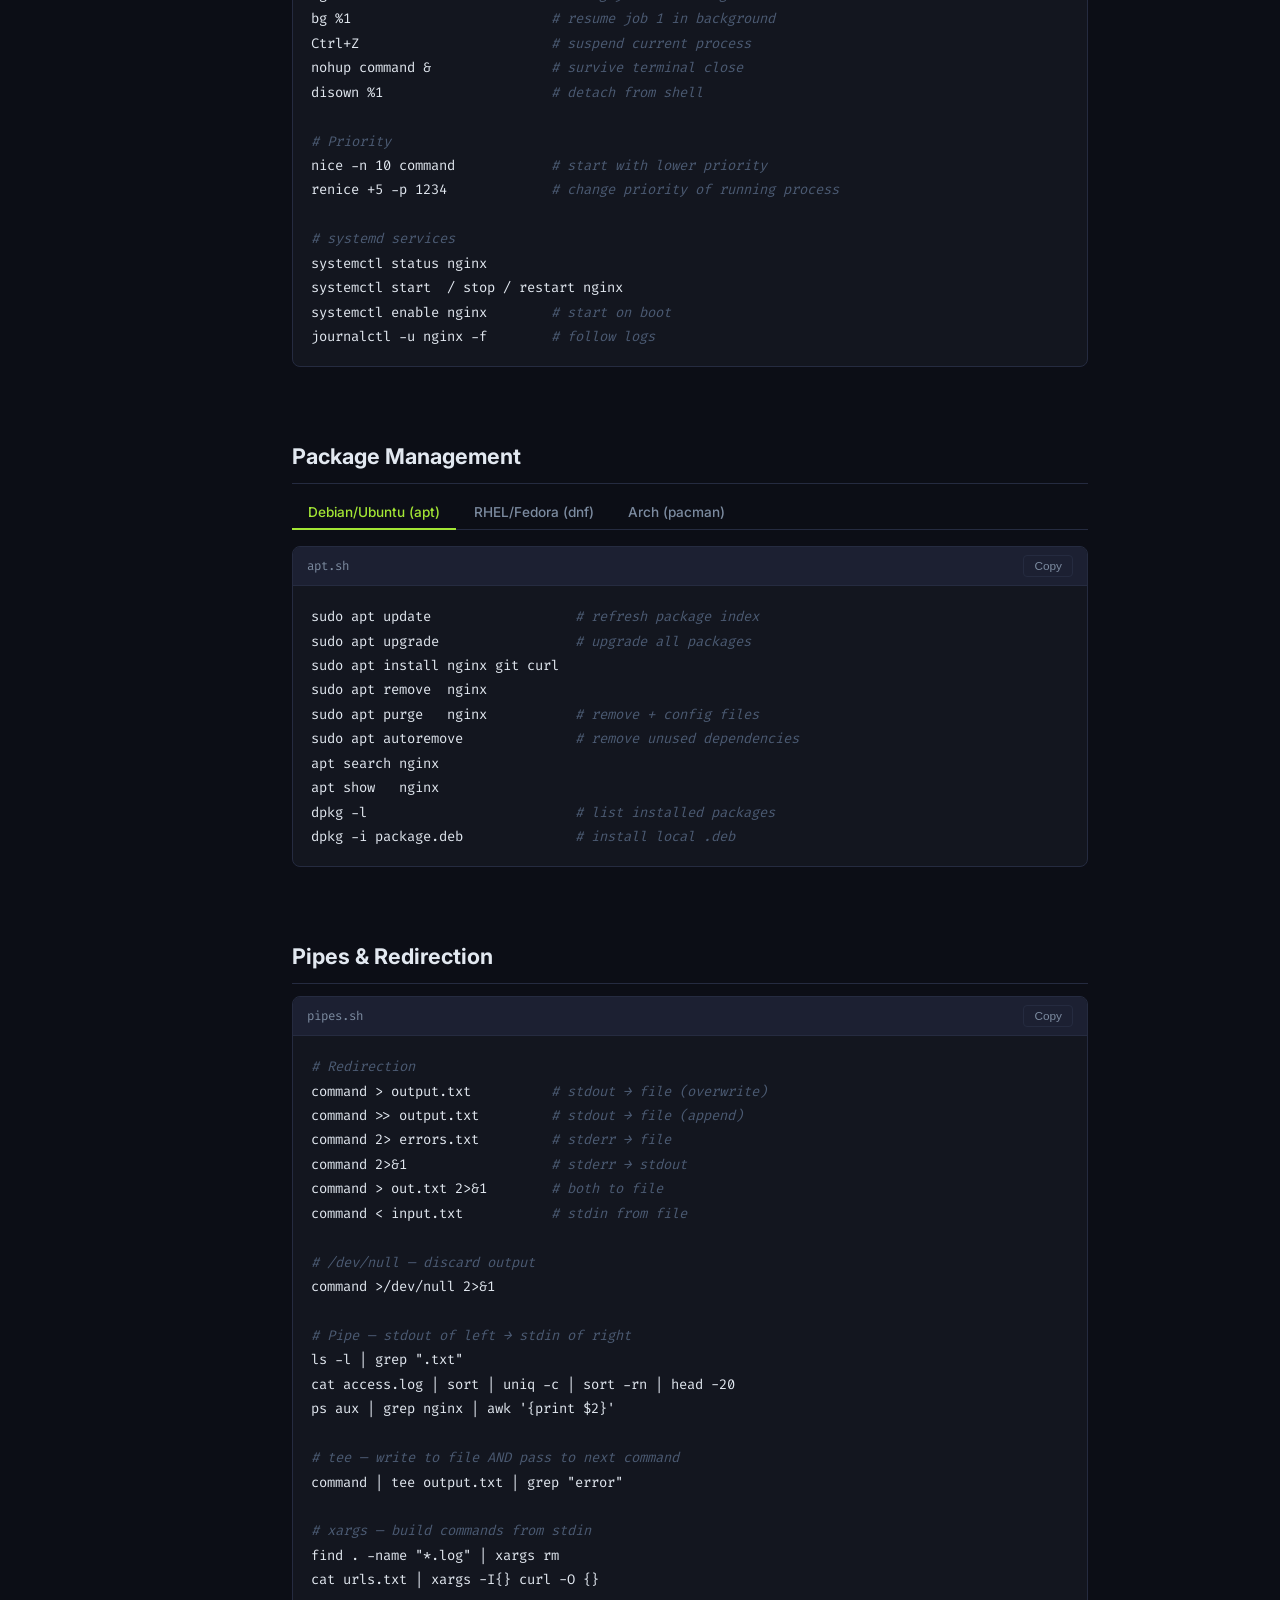
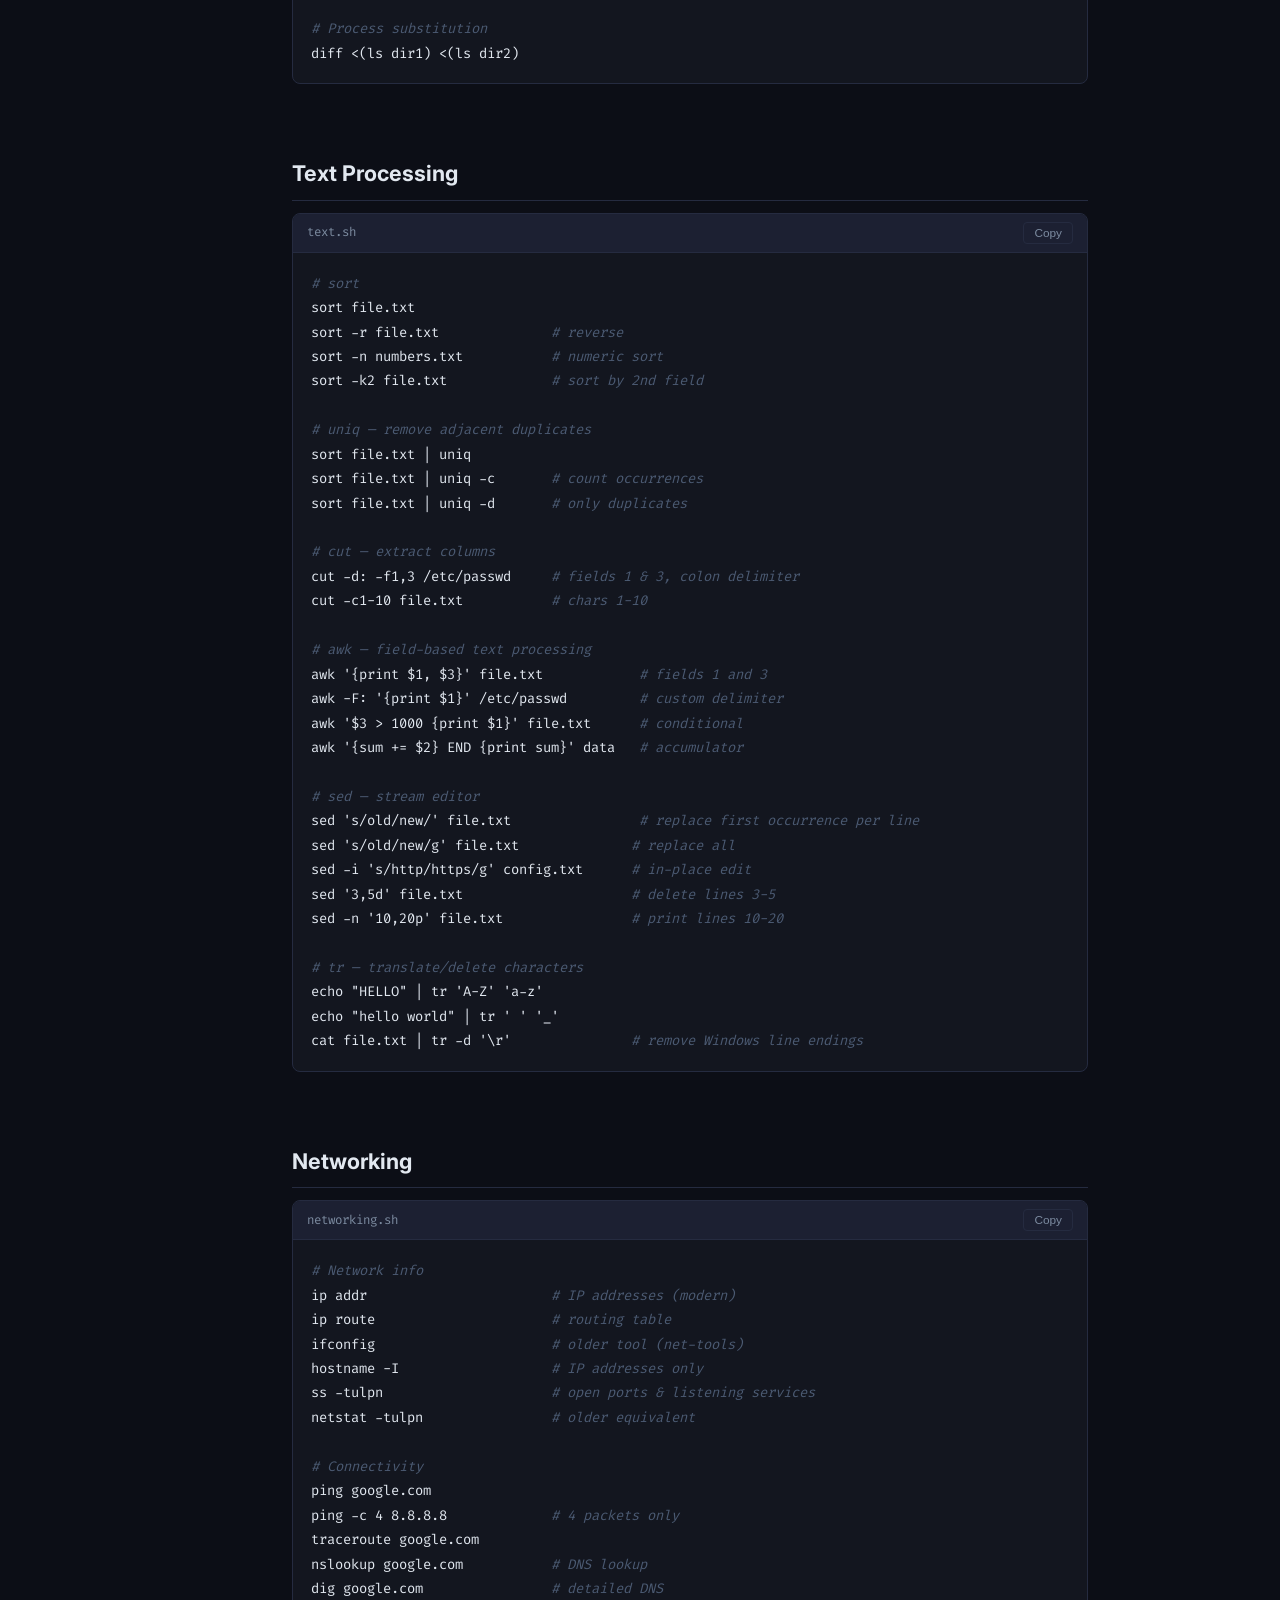
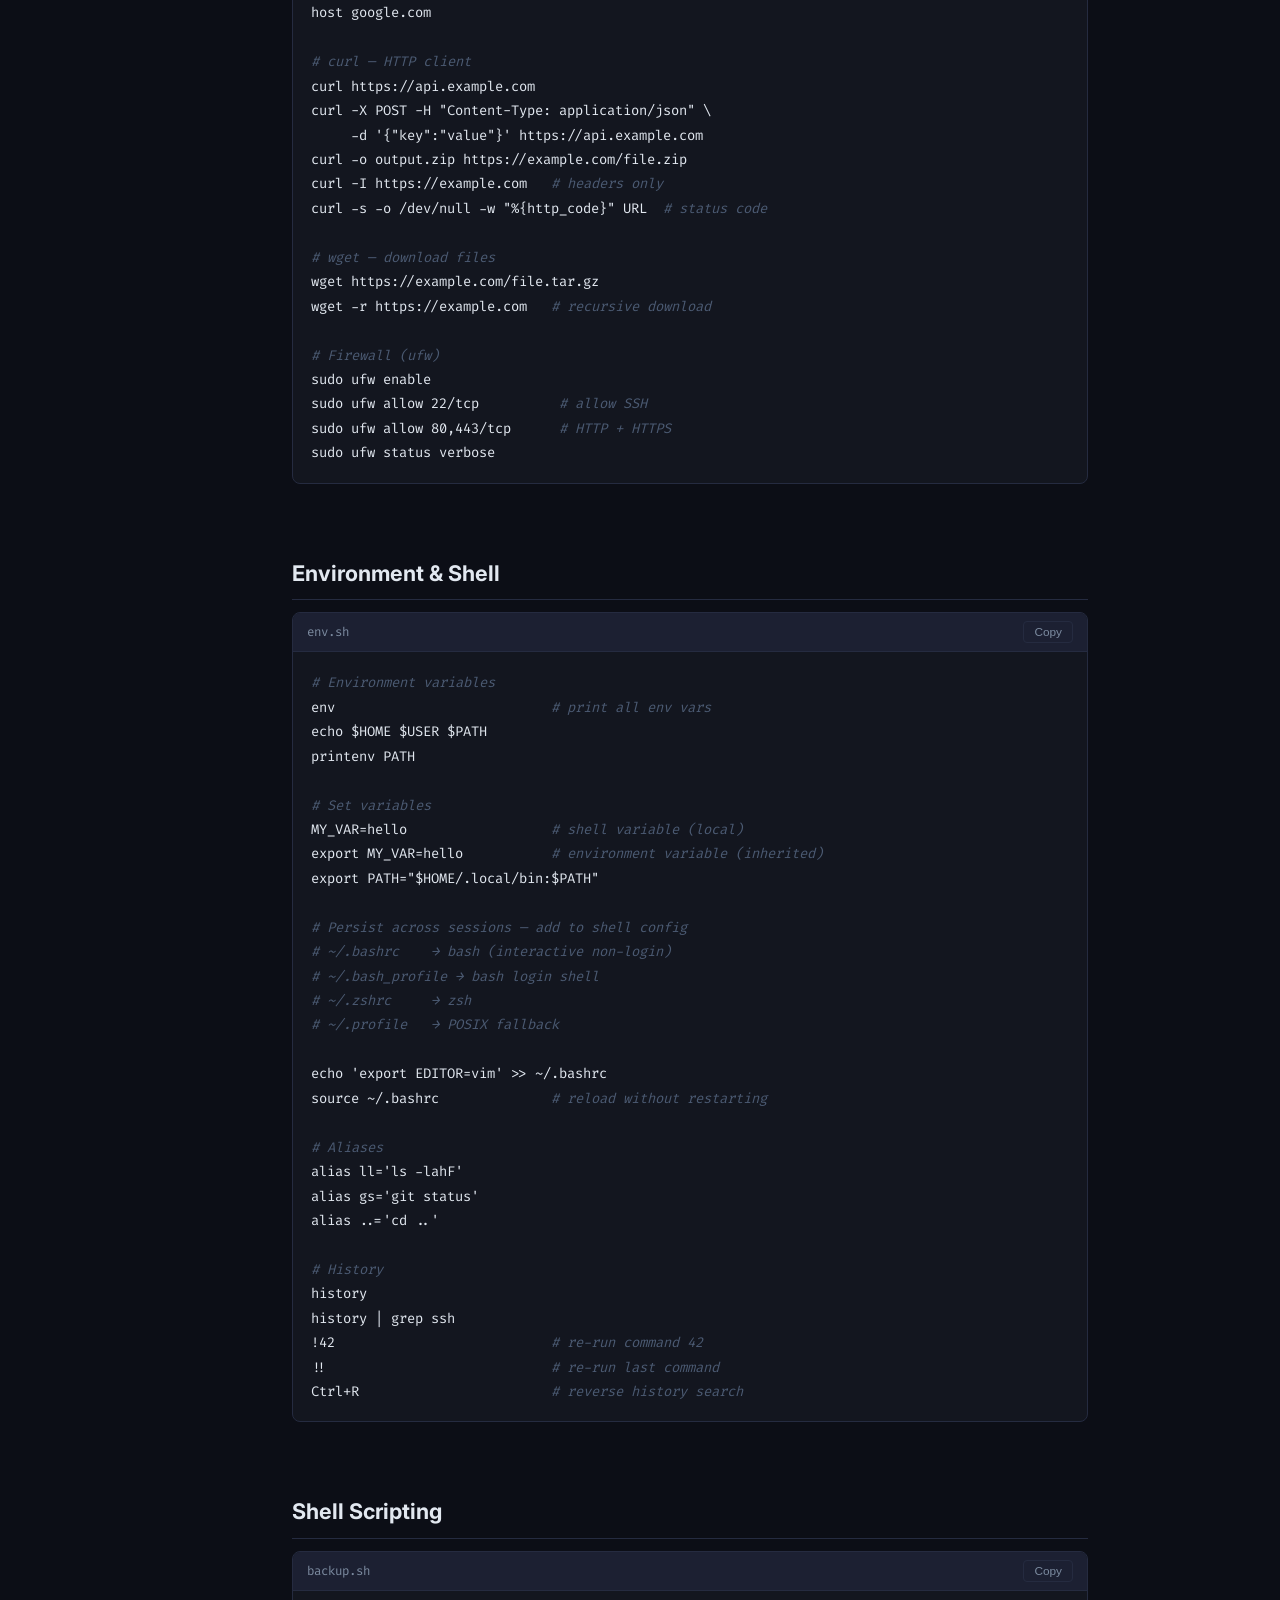
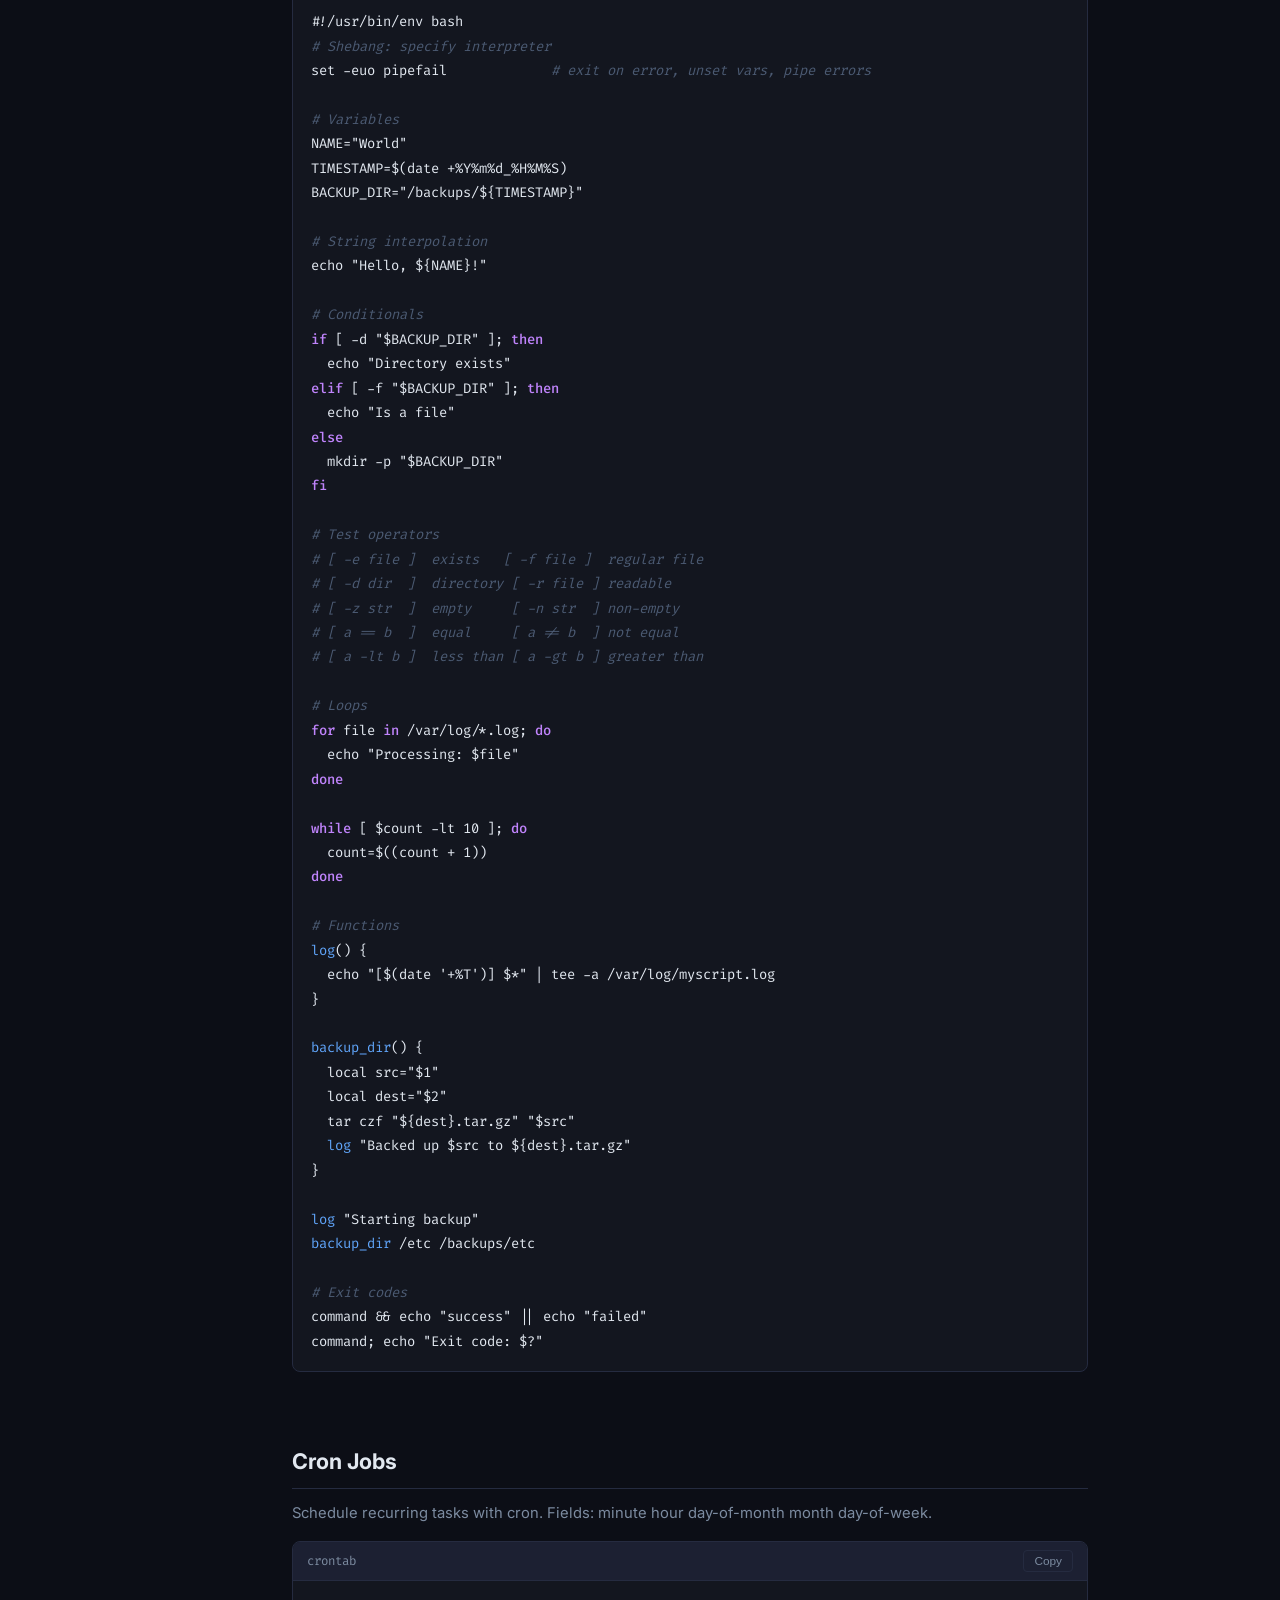
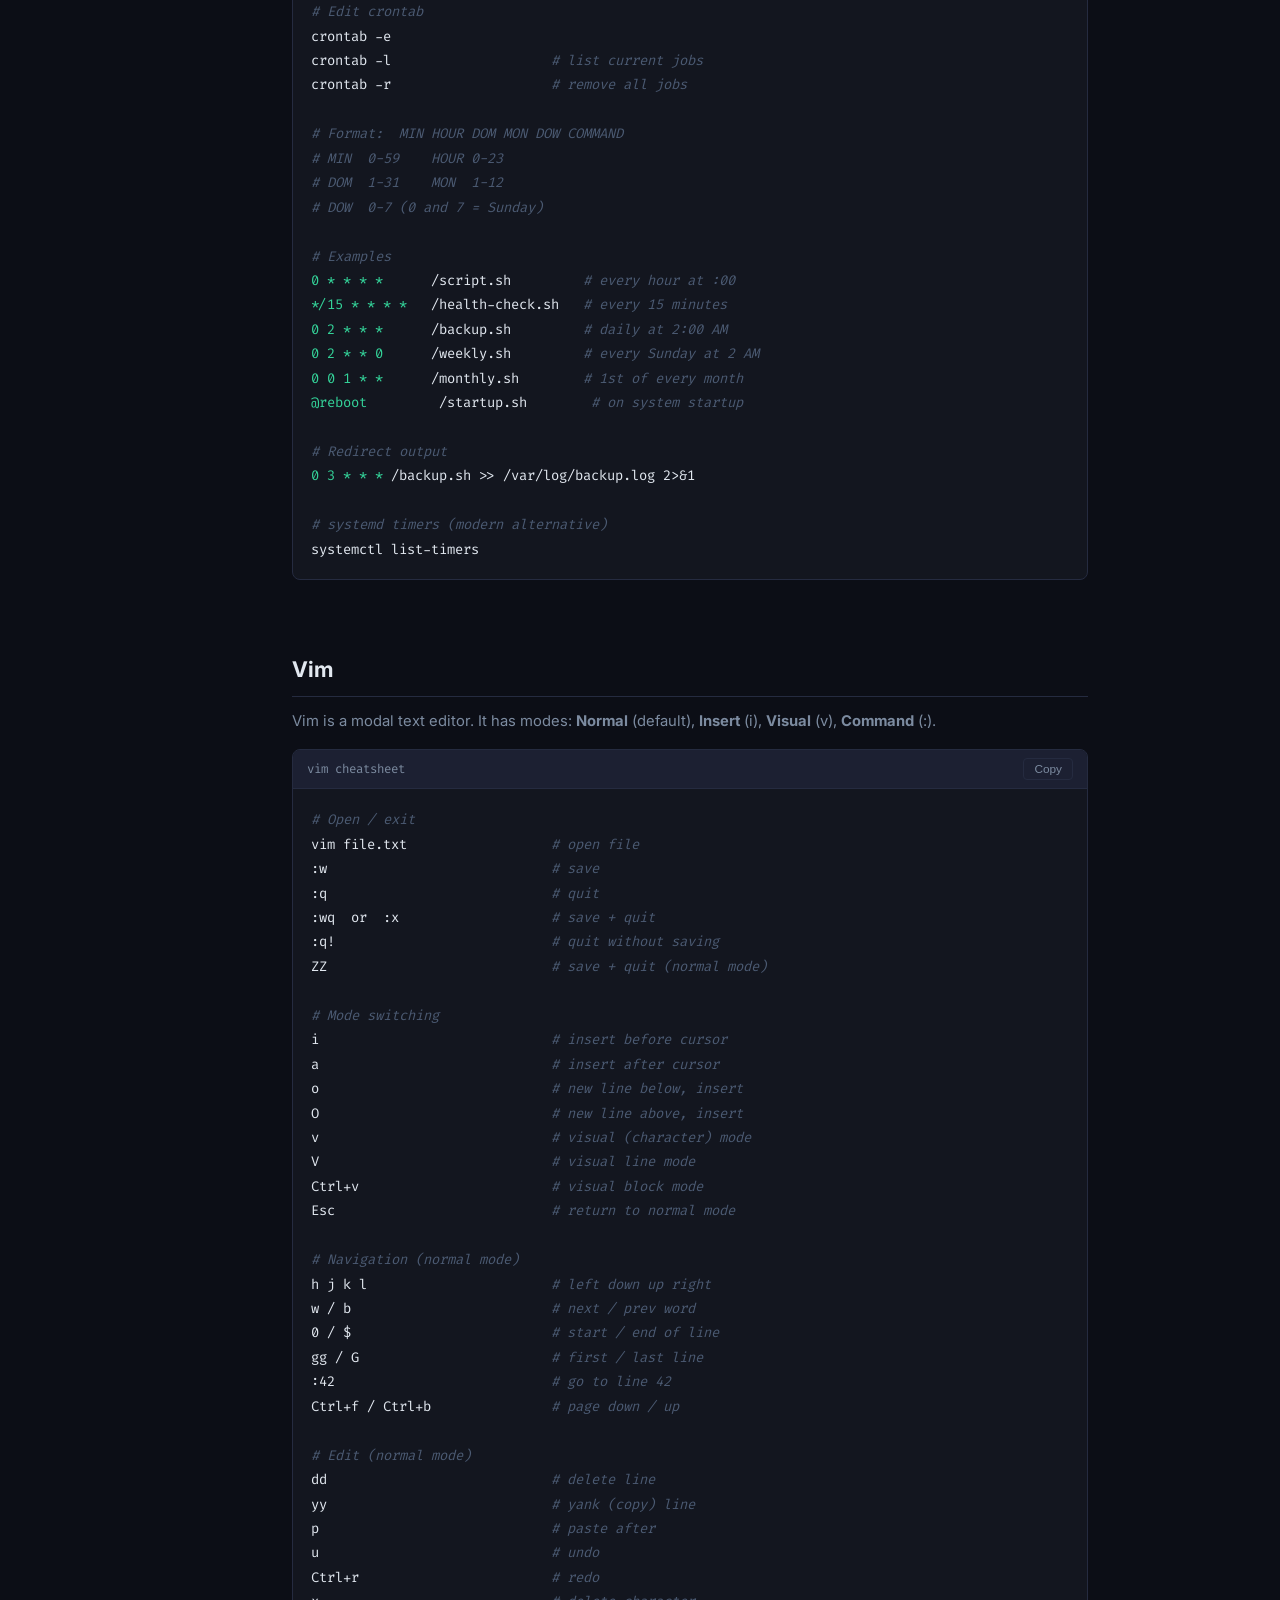
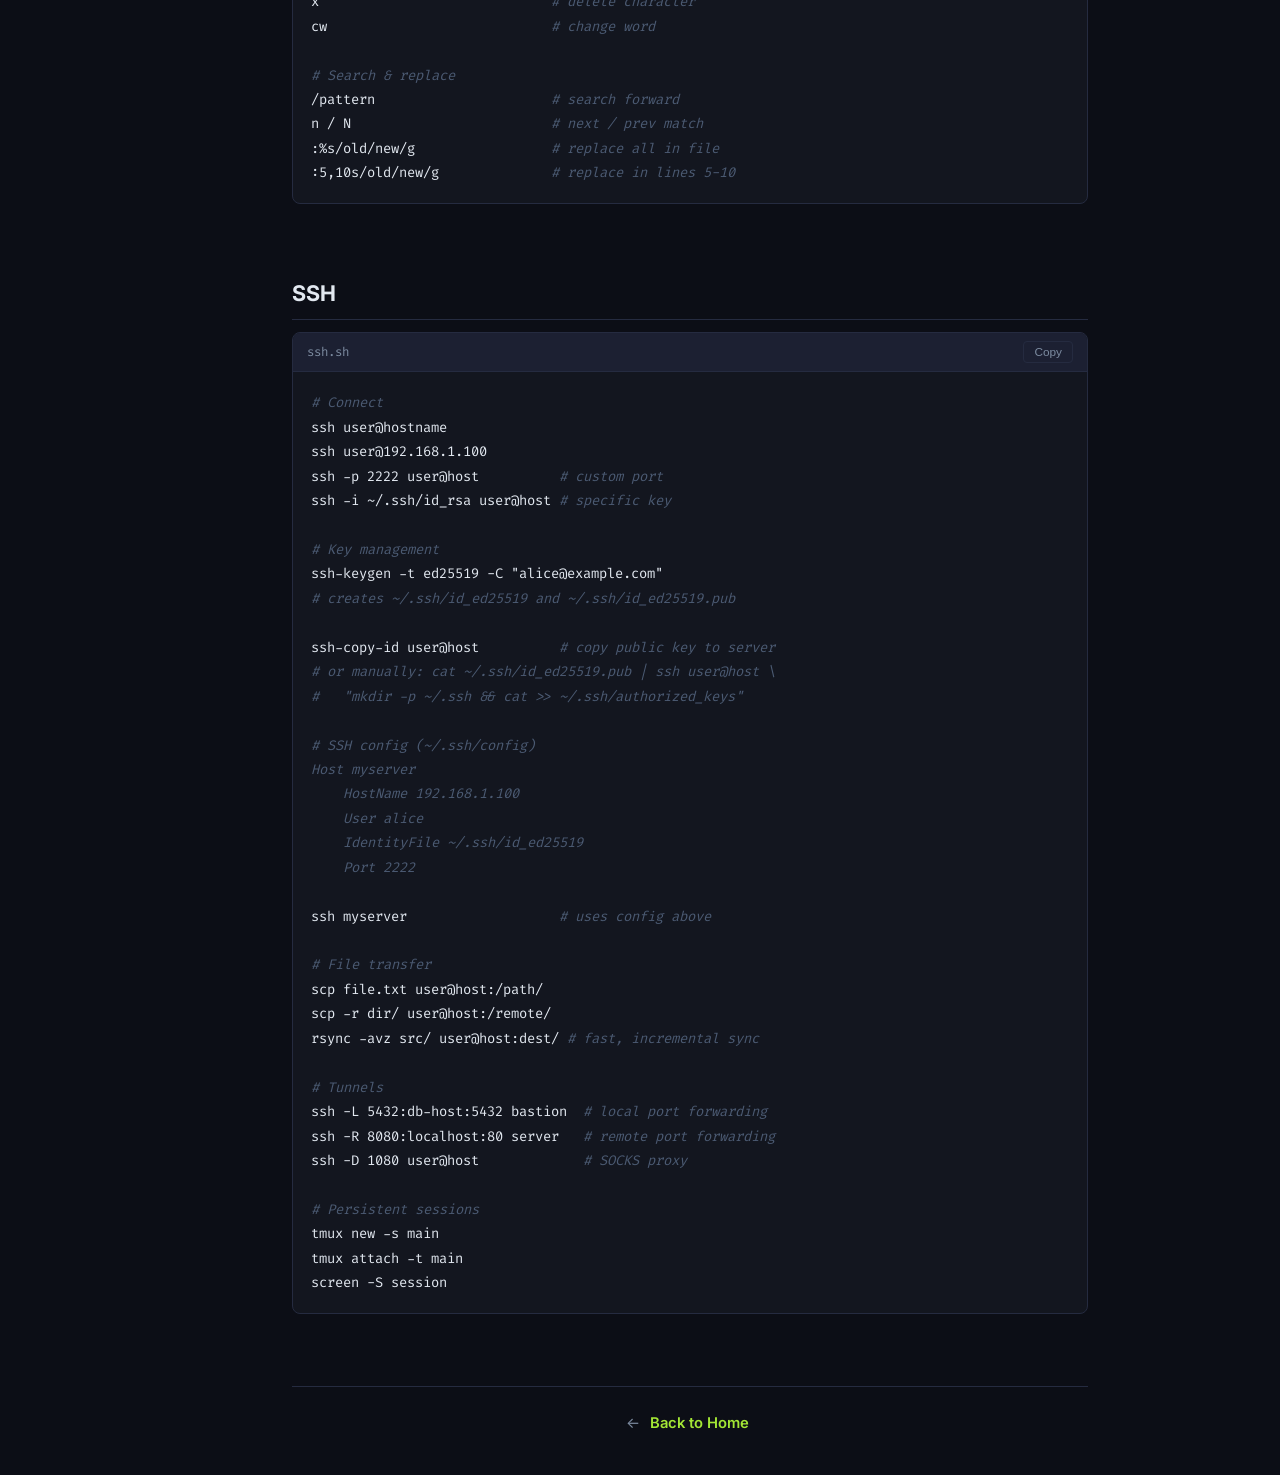
<file: linux.html>
<!doctype html>
<html lang="en" data-theme="dark" data-topic="linux">
  <head>
    <meta charset="UTF-8" />
    <meta name="viewport" content="width=device-width, initial-scale=1.0" />
    <title>Learn Linux — Core Concepts</title>
    <link rel="stylesheet" href="styles.css" />
    <link rel="preconnect" href="https://fonts.googleapis.com" />
    <link
      href="https://fonts.googleapis.com/css2?family=Inter:wght@400;500;600;700;800&family=Fira+Code:wght@400;500&display=swap"
      rel="stylesheet"
    />
    <link rel="icon" href="favicon.png" type="image/x-icon" />
  </head>
  <body class="app">
    <div id="progress-bar"></div>
    <div id="overlay"></div>

    <header id="topbar">
      <button id="menu-toggle">&#9776;</button>
      <a href="index.html" class="topbar-brand"
        ><span class="brand-icon">💻</span> Learn Programming</a
      >
      <nav class="topic-pills">
        <a href="python.html" class="topic-pill">🐍 Python</a>
        <a href="sql.html" class="topic-pill">🗄️ SQL</a>
        <a href="git.html" class="topic-pill">⎇ Git</a>
        <a href="react.html" class="topic-pill">⚛️ React</a>
        <a href="svelte.html" class="topic-pill">🔥 Svelte</a>
        <a href="linux.html" class="topic-pill active">🐧 Linux</a>
      </nav>
      <button id="theme-toggle">☀️</button>
    </header>

    <nav id="sidebar">
      <div class="sidebar-header">🐧 Linux</div>
      <ul class="nav-list">
        <li><a href="#intro" class="nav-link active">Introduction</a></li>
        <li><a href="#filesystem" class="nav-link">File System</a></li>
        <li><a href="#navigation" class="nav-link">Navigation</a></li>
        <li><a href="#files" class="nav-link">File Operations</a></li>
        <li><a href="#content" class="nav-link">File Content</a></li>
        <li><a href="#permissions" class="nav-link">Permissions</a></li>
        <li><a href="#users" class="nav-link">Users &amp; Groups</a></li>
        <li><a href="#processes" class="nav-link">Processes</a></li>
        <li><a href="#packages" class="nav-link">Package Management</a></li>
        <li><a href="#pipes" class="nav-link">Pipes &amp; Redirection</a></li>
        <li><a href="#text" class="nav-link">Text Processing</a></li>
        <li><a href="#networking" class="nav-link">Networking</a></li>
        <li><a href="#env" class="nav-link">Environment &amp; Shell</a></li>
        <li><a href="#scripting" class="nav-link">Shell Scripting</a></li>
        <li><a href="#cron" class="nav-link">Cron Jobs</a></li>
        <li><a href="#vim" class="nav-link">Vim</a></li>
        <li><a href="#ssh" class="nav-link">SSH</a></li>
      </ul>
    </nav>

    <main id="content">
      <section id="intro">
        <h1>Linux</h1>
        <p class="topic-intro">
          An open-source Unix-like OS kernel powering servers, cloud
          infrastructure, Android, and most developer machines. Understanding
          the shell unlocks immense productivity and control.
        </p>
        <div class="info-grid">
          <div class="info-card">
            <h3>Everything is a file</h3>
            <p>Devices, pipes, and sockets are all accessed via file paths.</p>
          </div>
          <div class="info-card">
            <h3>Small tools</h3>
            <p>Many focused utilities, composed with pipes and redirects.</p>
          </div>
          <div class="info-card">
            <h3>Multi-user</h3>
            <p>Strong permission model isolates users and processes.</p>
          </div>
          <div class="info-card">
            <h3>Distributions</h3>
            <p>Ubuntu/Debian, RHEL/Fedora, Arch, Alpine, etc.</p>
          </div>
        </div>
      </section>

      <section id="filesystem">
        <h2>File System Hierarchy</h2>
        <div class="table-wrap">
          <table>
            <thead>
              <tr>
                <th>Path</th>
                <th>Contents</th>
              </tr>
            </thead>
            <tbody>
              <tr>
                <td>/</td>
                <td>Root — top of the tree</td>
              </tr>
              <tr>
                <td>/bin, /usr/bin</td>
                <td>Essential user commands</td>
              </tr>
              <tr>
                <td>/sbin, /usr/sbin</td>
                <td>System admin commands</td>
              </tr>
              <tr>
                <td>/etc</td>
                <td>System-wide config files</td>
              </tr>
              <tr>
                <td>/home</td>
                <td>User home directories</td>
              </tr>
              <tr>
                <td>/root</td>
                <td>Root user's home</td>
              </tr>
              <tr>
                <td>/tmp</td>
                <td>Temporary files (cleared on boot)</td>
              </tr>
              <tr>
                <td>/var</td>
                <td>Variable data: logs, caches, spools</td>
              </tr>
              <tr>
                <td>/proc</td>
                <td>Virtual FS: kernel &amp; process info</td>
              </tr>
              <tr>
                <td>/dev</td>
                <td>Device files (disks, terminals)</td>
              </tr>
              <tr>
                <td>/opt</td>
                <td>Optional third-party software</td>
              </tr>
              <tr>
                <td>/usr/local</td>
                <td>Locally installed software</td>
              </tr>
            </tbody>
          </table>
        </div>
      </section>

      <section id="navigation">
        <h2>Navigation</h2>
        <div class="code-block">
          <div class="code-header">
            <span>navigation.sh</span><button class="copy-btn">Copy</button>
          </div>
          <pre><code><span class="cm"># Print working directory</span>
pwd                           <span class="cm"># /home/alice/projects</span>

<span class="cm"># Change directory</span>
cd /etc                       <span class="cm"># absolute path</span>
cd projects/myapp             <span class="cm"># relative path</span>
cd ..                         <span class="cm"># parent directory</span>
cd ~                          <span class="cm"># home directory</span>
cd -                          <span class="cm"># previous directory (toggle)</span>

<span class="cm"># List files</span>
ls                            <span class="cm"># basic listing</span>
ls -l                         <span class="cm"># long format (permissions, size, date)</span>
ls -la                        <span class="cm"># include hidden (dot) files</span>
ls -lh                        <span class="cm"># human-readable sizes</span>
ls -lt                        <span class="cm"># sort by modification time</span>
ls -lR                        <span class="cm"># recursive listing</span>

<span class="cm"># Tree view</span>
tree                          <span class="cm"># requires: apt install tree</span>
tree -L 2                     <span class="cm"># max 2 levels deep</span>

<span class="cm"># Find files</span>
find . -name "*.log"
find /var -type f -newer /tmp/ref
find ~ -size +100M            <span class="cm"># files larger than 100 MB</span>
find . -name "*.py" -exec grep -l "import" {} \;</code></pre>
        </div>
      </section>

      <section id="files">
        <h2>File Operations</h2>
        <div class="code-block">
          <div class="code-header">
            <span>files.sh</span><button class="copy-btn">Copy</button>
          </div>
          <pre><code><span class="cm"># Create</span>
touch file.txt                <span class="cm"># create empty file / update timestamp</span>
mkdir mydir                   <span class="cm"># create directory</span>
mkdir -p a/b/c                <span class="cm"># create nested directories</span>

<span class="cm"># Copy</span>
cp file.txt backup.txt
cp -r src/ dest/              <span class="cm"># recursive (directories)</span>
cp -p file.txt dest/          <span class="cm"># preserve permissions/timestamps</span>

<span class="cm"># Move / Rename</span>
mv old.txt new.txt            <span class="cm"># rename</span>
mv file.txt /tmp/             <span class="cm"># move to directory</span>
mv dir1/ dir2/                <span class="cm"># rename directory</span>

<span class="cm"># Delete</span>
rm file.txt
rm -r mydir/                  <span class="cm"># remove directory and contents</span>
rm -rf /tmp/junk/             <span class="cm"># force, no confirmation (dangerous!)</span>
rmdir emptydir                <span class="cm"># only works on empty directories</span>

<span class="cm"># Links</span>
ln file.txt hardlink.txt      <span class="cm"># hard link (same inode)</span>
ln -s /path/to/file symlink   <span class="cm"># symbolic link</span>
ls -la                        <span class="cm"># shows symlink targets with -&gt;</span>

<span class="cm"># Disk usage</span>
du -sh mydir/                 <span class="cm"># directory size (human-readable)</span>
df -h                         <span class="cm"># disk usage by filesystem</span></code></pre>
        </div>
      </section>

      <section id="content">
        <h2>File Content</h2>
        <div class="code-block">
          <div class="code-header">
            <span>content.sh</span><button class="copy-btn">Copy</button>
          </div>
          <pre><code><span class="cm"># Display</span>
cat file.txt                  <span class="cm"># print entire file</span>
cat -n file.txt               <span class="cm"># with line numbers</span>
less file.txt                 <span class="cm"># paginated viewer (q to quit, / to search)</span>
more file.txt                 <span class="cm"># simpler pager</span>

<span class="cm"># Head / tail</span>
head file.txt                 <span class="cm"># first 10 lines (default)</span>
head -n 20 file.txt           <span class="cm"># first 20 lines</span>
tail file.txt                 <span class="cm"># last 10 lines</span>
tail -n 50 file.txt           <span class="cm"># last 50 lines</span>
tail -f /var/log/syslog       <span class="cm"># follow (live updates)</span>

<span class="cm"># Word count</span>
wc file.txt                   <span class="cm"># lines, words, bytes</span>
wc -l file.txt                <span class="cm"># lines only</span>

<span class="cm"># Search</span>
grep "pattern" file.txt
grep -i "pattern" file.txt    <span class="cm"># case-insensitive</span>
grep -r "pattern" src/        <span class="cm"># recursive</span>
grep -n "pattern" file.txt    <span class="cm"># show line numbers</span>
grep -v "pattern" file.txt    <span class="cm"># invert match (exclude)</span>
grep -E "regex" file.txt      <span class="cm"># extended regex</span>

<span class="cm"># Diff</span>
diff file1.txt file2.txt
diff -u file1.txt file2.txt   <span class="cm"># unified format (used in patches)</span></code></pre>
        </div>
      </section>

      <section id="permissions">
        <h2>Permissions</h2>
        <div class="callout">
          <strong>Format:</strong> <code>-rwxrwxrwx</code> — file type, then
          owner/group/other permissions (r=4, w=2, x=1).
        </div>
        <div class="code-block">
          <div class="code-header">
            <span>permissions.sh</span><button class="copy-btn">Copy</button>
          </div>
          <pre><code><span class="cm"># View permissions</span>
ls -l file.txt
<span class="cm"># -rw-r--r-- 1 alice staff 1234 Jan 1 12:00 file.txt</span>
<span class="cm">#  │││└─┤└─┤ │ └───┘ └───┘</span>
<span class="cm">#  │││  │  │ │ owner  group</span>
<span class="cm">#  │││  │  └─ other (r--)  = 4</span>
<span class="cm">#  │││  └──── group (r--)  = 4</span>
<span class="cm">#  │└┴──────── owner (rw-) = 6</span>
<span class="cm">#  └─────────── - = regular file, d = dir, l = symlink</span>

<span class="cm"># chmod — change permissions</span>
chmod 644 file.txt            <span class="cm"># owner rw, group r, other r</span>
chmod 755 script.sh           <span class="cm"># owner rwx, group rx, other rx</span>
chmod 600 ~/.ssh/id_rsa       <span class="cm"># owner rw only (private key)</span>
chmod u+x script.sh           <span class="cm"># add execute for owner</span>
chmod go-w file.txt           <span class="cm"># remove write from group &amp; other</span>
chmod -R 755 mydir/           <span class="cm"># recursive</span>

<span class="cm"># chown — change ownership</span>
chown alice file.txt
chown alice:developers file.txt
chown -R alice:staff mydir/

<span class="cm"># Special permissions</span>
chmod u+s script              <span class="cm"># setuid — runs as file owner</span>
chmod g+s dir/                <span class="cm"># setgid — new files inherit group</span>
chmod +t /tmp                 <span class="cm"># sticky bit — only owner can delete</span></code></pre>
        </div>
      </section>

      <section id="users">
        <h2>Users &amp; Groups</h2>
        <div class="code-block">
          <div class="code-header">
            <span>users.sh</span><button class="copy-btn">Copy</button>
          </div>
          <pre><code><span class="cm"># Identify yourself</span>
whoami                        <span class="cm"># current user</span>
id                            <span class="cm"># uid, gid, groups</span>
groups                        <span class="cm"># groups you belong to</span>

<span class="cm"># Switch user</span>
su alice                      <span class="cm"># switch to alice (needs password)</span>
sudo command                  <span class="cm"># run command as root</span>
sudo -u bob command           <span class="cm"># run as another user</span>
sudo -i                       <span class="cm"># interactive root shell</span>
sudo su -                     <span class="cm"># root shell via sudo</span>

<span class="cm"># User management (root/sudo required)</span>
useradd -m -s /bin/bash alice  <span class="cm"># create user with home &amp; shell</span>
passwd alice                   <span class="cm"># set password</span>
usermod -aG sudo alice         <span class="cm"># add to sudo group</span>
userdel -r alice               <span class="cm"># delete user + home directory</span>

<span class="cm"># Group management</span>
groupadd developers
groupdel developers
gpasswd -a alice developers    <span class="cm"># add alice to group</span>
gpasswd -d alice developers    <span class="cm"># remove alice from group</span>

<span class="cm"># User info files</span>
cat /etc/passwd                <span class="cm"># user accounts</span>
cat /etc/group                 <span class="cm"># group definitions</span>
last                           <span class="cm"># login history</span>
who                            <span class="cm"># currently logged in users</span></code></pre>
        </div>
      </section>

      <section id="processes">
        <h2>Processes</h2>
        <div class="code-block">
          <div class="code-header">
            <span>processes.sh</span><button class="copy-btn">Copy</button>
          </div>
          <pre><code><span class="cm"># View processes</span>
ps aux                        <span class="cm"># all processes (detailed)</span>
ps -ef                        <span class="cm"># full format</span>
pgrep nginx                   <span class="cm"># PID by name</span>
pstree                        <span class="cm"># process hierarchy tree</span>

<span class="cm"># Interactive monitors</span>
top                           <span class="cm"># live process list (q to quit)</span>
htop                          <span class="cm"># improved top (apt install htop)</span>

<span class="cm"># Kill processes</span>
kill 1234                     <span class="cm"># send SIGTERM (graceful)</span>
kill -9 1234                  <span class="cm"># send SIGKILL (force)</span>
killall nginx                 <span class="cm"># kill by name</span>
pkill -f "python script.py"   <span class="cm"># kill by full command</span>

<span class="cm"># Background jobs</span>
command &amp;                     <span class="cm"># run in background</span>
jobs                          <span class="cm"># list background jobs</span>
fg %1                         <span class="cm"># bring job 1 to foreground</span>
bg %1                         <span class="cm"># resume job 1 in background</span>
Ctrl+Z                        <span class="cm"># suspend current process</span>
nohup command &amp;               <span class="cm"># survive terminal close</span>
disown %1                     <span class="cm"># detach from shell</span>

<span class="cm"># Priority</span>
nice -n 10 command            <span class="cm"># start with lower priority</span>
renice +5 -p 1234             <span class="cm"># change priority of running process</span>

<span class="cm"># systemd services</span>
systemctl status nginx
systemctl start  / stop / restart nginx
systemctl enable nginx        <span class="cm"># start on boot</span>
journalctl -u nginx -f        <span class="cm"># follow logs</span></code></pre>
        </div>
      </section>

      <section id="packages">
        <h2>Package Management</h2>
        <div class="tabs">
          <button class="tab-btn active" data-tab="pkg-apt" data-group="pkg">
            Debian/Ubuntu (apt)
          </button>
          <button class="tab-btn" data-tab="pkg-dnf" data-group="pkg">
            RHEL/Fedora (dnf)
          </button>
          <button class="tab-btn" data-tab="pkg-pacman" data-group="pkg">
            Arch (pacman)
          </button>
        </div>
        <div id="tab-pkg-apt" class="tab-content active" data-group="pkg">
          <div class="code-block">
            <div class="code-header">
              <span>apt.sh</span><button class="copy-btn">Copy</button>
            </div>
            <pre><code>sudo apt update                  <span class="cm"># refresh package index</span>
sudo apt upgrade                 <span class="cm"># upgrade all packages</span>
sudo apt install nginx git curl
sudo apt remove  nginx
sudo apt purge   nginx           <span class="cm"># remove + config files</span>
sudo apt autoremove              <span class="cm"># remove unused dependencies</span>
apt search nginx
apt show   nginx
dpkg -l                          <span class="cm"># list installed packages</span>
dpkg -i package.deb              <span class="cm"># install local .deb</span></code></pre>
          </div>
        </div>
        <div id="tab-pkg-dnf" class="tab-content" data-group="pkg">
          <div class="code-block">
            <div class="code-header">
              <span>dnf.sh</span><button class="copy-btn">Copy</button>
            </div>
            <pre><code>sudo dnf check-update
sudo dnf upgrade
sudo dnf install nginx
sudo dnf remove  nginx
dnf search nginx
dnf info   nginx
rpm -qa                          <span class="cm"># list installed packages</span>
sudo dnf install ./package.rpm   <span class="cm"># local RPM</span></code></pre>
          </div>
        </div>
        <div id="tab-pkg-pacman" class="tab-content" data-group="pkg">
          <div class="code-block">
            <div class="code-header">
              <span>pacman.sh</span><button class="copy-btn">Copy</button>
            </div>
            <pre><code>sudo pacman -Syu                 <span class="cm"># sync + upgrade</span>
sudo pacman -S nginx             <span class="cm"># install</span>
sudo pacman -R nginx             <span class="cm"># remove</span>
sudo pacman -Rs nginx            <span class="cm"># remove + unneeded deps</span>
pacman -Ss nginx                 <span class="cm"># search</span>
pacman -Qs nginx                 <span class="cm"># search installed</span>
pacman -Qi nginx                 <span class="cm"># package info</span></code></pre>
          </div>
        </div>
      </section>

      <section id="pipes">
        <h2>Pipes &amp; Redirection</h2>
        <div class="code-block">
          <div class="code-header">
            <span>pipes.sh</span><button class="copy-btn">Copy</button>
          </div>
          <pre><code><span class="cm"># Redirection</span>
command &gt; output.txt          <span class="cm"># stdout → file (overwrite)</span>
command &gt;&gt; output.txt         <span class="cm"># stdout → file (append)</span>
command 2&gt; errors.txt         <span class="cm"># stderr → file</span>
command 2&gt;&amp;1                  <span class="cm"># stderr → stdout</span>
command &gt; out.txt 2&gt;&amp;1        <span class="cm"># both to file</span>
command &lt; input.txt           <span class="cm"># stdin from file</span>

<span class="cm"># /dev/null — discard output</span>
command &gt;/dev/null 2&gt;&amp;1

<span class="cm"># Pipe — stdout of left → stdin of right</span>
ls -l | grep ".txt"
cat access.log | sort | uniq -c | sort -rn | head -20
ps aux | grep nginx | awk '{print $2}'

<span class="cm"># tee — write to file AND pass to next command</span>
command | tee output.txt | grep "error"

<span class="cm"># xargs — build commands from stdin</span>
find . -name "*.log" | xargs rm
cat urls.txt | xargs -I{} curl -O {}

<span class="cm"># Process substitution</span>
diff &lt;(ls dir1) &lt;(ls dir2)</code></pre>
        </div>
      </section>

      <section id="text">
        <h2>Text Processing</h2>
        <div class="code-block">
          <div class="code-header">
            <span>text.sh</span><button class="copy-btn">Copy</button>
          </div>
          <pre><code><span class="cm"># sort</span>
sort file.txt
sort -r file.txt              <span class="cm"># reverse</span>
sort -n numbers.txt           <span class="cm"># numeric sort</span>
sort -k2 file.txt             <span class="cm"># sort by 2nd field</span>

<span class="cm"># uniq — remove adjacent duplicates</span>
sort file.txt | uniq
sort file.txt | uniq -c       <span class="cm"># count occurrences</span>
sort file.txt | uniq -d       <span class="cm"># only duplicates</span>

<span class="cm"># cut — extract columns</span>
cut -d: -f1,3 /etc/passwd     <span class="cm"># fields 1 &amp; 3, colon delimiter</span>
cut -c1-10 file.txt           <span class="cm"># chars 1-10</span>

<span class="cm"># awk — field-based text processing</span>
awk '{print $1, $3}' file.txt            <span class="cm"># fields 1 and 3</span>
awk -F: '{print $1}' /etc/passwd         <span class="cm"># custom delimiter</span>
awk '$3 &gt; 1000 {print $1}' file.txt      <span class="cm"># conditional</span>
awk '{sum += $2} END {print sum}' data   <span class="cm"># accumulator</span>

<span class="cm"># sed — stream editor</span>
sed 's/old/new/' file.txt                <span class="cm"># replace first occurrence per line</span>
sed 's/old/new/g' file.txt              <span class="cm"># replace all</span>
sed -i 's/http/https/g' config.txt      <span class="cm"># in-place edit</span>
sed '3,5d' file.txt                     <span class="cm"># delete lines 3-5</span>
sed -n '10,20p' file.txt                <span class="cm"># print lines 10-20</span>

<span class="cm"># tr — translate/delete characters</span>
echo "HELLO" | tr 'A-Z' 'a-z'
echo "hello world" | tr ' ' '_'
cat file.txt | tr -d '\r'               <span class="cm"># remove Windows line endings</span></code></pre>
        </div>
      </section>

      <section id="networking">
        <h2>Networking</h2>
        <div class="code-block">
          <div class="code-header">
            <span>networking.sh</span><button class="copy-btn">Copy</button>
          </div>
          <pre><code><span class="cm"># Network info</span>
ip addr                       <span class="cm"># IP addresses (modern)</span>
ip route                      <span class="cm"># routing table</span>
ifconfig                      <span class="cm"># older tool (net-tools)</span>
hostname -I                   <span class="cm"># IP addresses only</span>
ss -tulpn                     <span class="cm"># open ports &amp; listening services</span>
netstat -tulpn                <span class="cm"># older equivalent</span>

<span class="cm"># Connectivity</span>
ping google.com
ping -c 4 8.8.8.8             <span class="cm"># 4 packets only</span>
traceroute google.com
nslookup google.com           <span class="cm"># DNS lookup</span>
dig google.com                <span class="cm"># detailed DNS</span>
host google.com

<span class="cm"># curl — HTTP client</span>
curl https://api.example.com
curl -X POST -H "Content-Type: application/json" \
     -d '{"key":"value"}' https://api.example.com
curl -o output.zip https://example.com/file.zip
curl -I https://example.com   <span class="cm"># headers only</span>
curl -s -o /dev/null -w "%{http_code}" URL  <span class="cm"># status code</span>

<span class="cm"># wget — download files</span>
wget https://example.com/file.tar.gz
wget -r https://example.com   <span class="cm"># recursive download</span>

<span class="cm"># Firewall (ufw)</span>
sudo ufw enable
sudo ufw allow 22/tcp          <span class="cm"># allow SSH</span>
sudo ufw allow 80,443/tcp      <span class="cm"># HTTP + HTTPS</span>
sudo ufw status verbose</code></pre>
        </div>
      </section>

      <section id="env">
        <h2>Environment &amp; Shell</h2>
        <div class="code-block">
          <div class="code-header">
            <span>env.sh</span><button class="copy-btn">Copy</button>
          </div>
          <pre><code><span class="cm"># Environment variables</span>
env                           <span class="cm"># print all env vars</span>
echo $HOME $USER $PATH
printenv PATH

<span class="cm"># Set variables</span>
MY_VAR=hello                  <span class="cm"># shell variable (local)</span>
export MY_VAR=hello           <span class="cm"># environment variable (inherited)</span>
export PATH="$HOME/.local/bin:$PATH"

<span class="cm"># Persist across sessions — add to shell config</span>
<span class="cm"># ~/.bashrc    → bash (interactive non-login)</span>
<span class="cm"># ~/.bash_profile → bash login shell</span>
<span class="cm"># ~/.zshrc     → zsh</span>
<span class="cm"># ~/.profile   → POSIX fallback</span>

echo 'export EDITOR=vim' >> ~/.bashrc
source ~/.bashrc              <span class="cm"># reload without restarting</span>

<span class="cm"># Aliases</span>
alias ll='ls -lahF'
alias gs='git status'
alias ..='cd ..'

<span class="cm"># History</span>
history
history | grep ssh
!42                           <span class="cm"># re-run command 42</span>
!!                            <span class="cm"># re-run last command</span>
Ctrl+R                        <span class="cm"># reverse history search</span></code></pre>
        </div>
      </section>

      <section id="scripting">
        <h2>Shell Scripting</h2>
        <div class="code-block">
          <div class="code-header">
            <span>backup.sh</span><button class="copy-btn">Copy</button>
          </div>
          <pre><code>#!/usr/bin/env bash
<span class="cm"># Shebang: specify interpreter</span>
set -euo pipefail             <span class="cm"># exit on error, unset vars, pipe errors</span>

<span class="cm"># Variables</span>
NAME="World"
TIMESTAMP=$(date +%Y%m%d_%H%M%S)
BACKUP_DIR="/backups/${TIMESTAMP}"

<span class="cm"># String interpolation</span>
echo "Hello, ${NAME}!"

<span class="cm"># Conditionals</span>
<span class="kw">if</span> [ -d "$BACKUP_DIR" ]; <span class="kw">then</span>
  echo "Directory exists"
<span class="kw">elif</span> [ -f "$BACKUP_DIR" ]; <span class="kw">then</span>
  echo "Is a file"
<span class="kw">else</span>
  mkdir -p "$BACKUP_DIR"
<span class="kw">fi</span>

<span class="cm"># Test operators</span>
<span class="cm"># [ -e file ]  exists   [ -f file ]  regular file</span>
<span class="cm"># [ -d dir  ]  directory [ -r file ] readable</span>
<span class="cm"># [ -z str  ]  empty     [ -n str  ] non-empty</span>
<span class="cm"># [ a == b  ]  equal     [ a != b  ] not equal</span>
<span class="cm"># [ a -lt b ]  less than [ a -gt b ] greater than</span>

<span class="cm"># Loops</span>
<span class="kw">for</span> file <span class="kw">in</span> /var/log/*.log; <span class="kw">do</span>
  echo "Processing: $file"
<span class="kw">done</span>

<span class="kw">while</span> [ $count -lt 10 ]; <span class="kw">do</span>
  count=$((count + 1))
<span class="kw">done</span>

<span class="cm"># Functions</span>
<span class="fn">log</span>() {
  echo "[$(date '+%T')] $*" | tee -a /var/log/myscript.log
}

<span class="fn">backup_dir</span>() {
  local src="$1"
  local dest="$2"
  tar czf "${dest}.tar.gz" "$src"
  <span class="fn">log</span> "Backed up $src to ${dest}.tar.gz"
}

<span class="fn">log</span> "Starting backup"
<span class="fn">backup_dir</span> /etc /backups/etc

<span class="cm"># Exit codes</span>
command && echo "success" || echo "failed"
command; echo "Exit code: $?"</code></pre>
        </div>
      </section>

      <section id="cron">
        <h2>Cron Jobs</h2>
        <p>
          Schedule recurring tasks with cron. Fields: minute hour day-of-month
          month day-of-week.
        </p>
        <div class="code-block">
          <div class="code-header">
            <span>crontab</span><button class="copy-btn">Copy</button>
          </div>
          <pre><code><span class="cm"># Edit crontab</span>
crontab -e
crontab -l                    <span class="cm"># list current jobs</span>
crontab -r                    <span class="cm"># remove all jobs</span>

<span class="cm"># Format:  MIN HOUR DOM MON DOW COMMAND</span>
<span class="cm"># MIN  0-59    HOUR 0-23</span>
<span class="cm"># DOM  1-31    MON  1-12</span>
<span class="cm"># DOW  0-7 (0 and 7 = Sunday)</span>

<span class="cm"># Examples</span>
<span class="str">0 * * * *</span>      /script.sh         <span class="cm"># every hour at :00</span>
<span class="str">*/15 * * * *</span>   /health-check.sh   <span class="cm"># every 15 minutes</span>
<span class="str">0 2 * * *</span>      /backup.sh         <span class="cm"># daily at 2:00 AM</span>
<span class="str">0 2 * * 0</span>      /weekly.sh         <span class="cm"># every Sunday at 2 AM</span>
<span class="str">0 0 1 * *</span>      /monthly.sh        <span class="cm"># 1st of every month</span>
<span class="str">@reboot</span>         /startup.sh        <span class="cm"># on system startup</span>

<span class="cm"># Redirect output</span>
<span class="str">0 3 * * *</span> /backup.sh >> /var/log/backup.log 2>&amp;1

<span class="cm"># systemd timers (modern alternative)</span>
systemctl list-timers</code></pre>
        </div>
      </section>

      <section id="vim">
        <h2>Vim</h2>
        <p>
          Vim is a modal text editor. It has modes:
          <strong>Normal</strong> (default), <strong>Insert</strong> (i),
          <strong>Visual</strong> (v), <strong>Command</strong> (:).
        </p>
        <div class="code-block">
          <div class="code-header">
            <span>vim cheatsheet</span><button class="copy-btn">Copy</button>
          </div>
          <pre><code><span class="cm"># Open / exit</span>
vim file.txt                  <span class="cm"># open file</span>
:w                            <span class="cm"># save</span>
:q                            <span class="cm"># quit</span>
:wq  or  :x                   <span class="cm"># save + quit</span>
:q!                           <span class="cm"># quit without saving</span>
ZZ                            <span class="cm"># save + quit (normal mode)</span>

<span class="cm"># Mode switching</span>
i                             <span class="cm"># insert before cursor</span>
a                             <span class="cm"># insert after cursor</span>
o                             <span class="cm"># new line below, insert</span>
O                             <span class="cm"># new line above, insert</span>
v                             <span class="cm"># visual (character) mode</span>
V                             <span class="cm"># visual line mode</span>
Ctrl+v                        <span class="cm"># visual block mode</span>
Esc                           <span class="cm"># return to normal mode</span>

<span class="cm"># Navigation (normal mode)</span>
h j k l                       <span class="cm"># left down up right</span>
w / b                         <span class="cm"># next / prev word</span>
0 / $                         <span class="cm"># start / end of line</span>
gg / G                        <span class="cm"># first / last line</span>
:42                           <span class="cm"># go to line 42</span>
Ctrl+f / Ctrl+b               <span class="cm"># page down / up</span>

<span class="cm"># Edit (normal mode)</span>
dd                            <span class="cm"># delete line</span>
yy                            <span class="cm"># yank (copy) line</span>
p                             <span class="cm"># paste after</span>
u                             <span class="cm"># undo</span>
Ctrl+r                        <span class="cm"># redo</span>
x                             <span class="cm"># delete character</span>
cw                            <span class="cm"># change word</span>

<span class="cm"># Search &amp; replace</span>
/pattern                      <span class="cm"># search forward</span>
n / N                         <span class="cm"># next / prev match</span>
:%s/old/new/g                 <span class="cm"># replace all in file</span>
:5,10s/old/new/g              <span class="cm"># replace in lines 5-10</span></code></pre>
        </div>
      </section>

      <section id="ssh">
        <h2>SSH</h2>
        <div class="code-block">
          <div class="code-header">
            <span>ssh.sh</span><button class="copy-btn">Copy</button>
          </div>
          <pre><code><span class="cm"># Connect</span>
ssh user@hostname
ssh user@192.168.1.100
ssh -p 2222 user@host          <span class="cm"># custom port</span>
ssh -i ~/.ssh/id_rsa user@host <span class="cm"># specific key</span>

<span class="cm"># Key management</span>
ssh-keygen -t ed25519 -C "alice@example.com"
<span class="cm"># creates ~/.ssh/id_ed25519 and ~/.ssh/id_ed25519.pub</span>

ssh-copy-id user@host          <span class="cm"># copy public key to server</span>
<span class="cm"># or manually: cat ~/.ssh/id_ed25519.pub | ssh user@host \</span>
<span class="cm">#   "mkdir -p ~/.ssh &amp;&amp; cat >> ~/.ssh/authorized_keys"</span>

<span class="cm"># SSH config (~/.ssh/config)</span>
<span class="cm">Host myserver</span>
<span class="cm">    HostName 192.168.1.100</span>
<span class="cm">    User alice</span>
<span class="cm">    IdentityFile ~/.ssh/id_ed25519</span>
<span class="cm">    Port 2222</span>

ssh myserver                   <span class="cm"># uses config above</span>

<span class="cm"># File transfer</span>
scp file.txt user@host:/path/
scp -r dir/ user@host:/remote/
rsync -avz src/ user@host:dest/ <span class="cm"># fast, incremental sync</span>

<span class="cm"># Tunnels</span>
ssh -L 5432:db-host:5432 bastion  <span class="cm"># local port forwarding</span>
ssh -R 8080:localhost:80 server   <span class="cm"># remote port forwarding</span>
ssh -D 1080 user@host             <span class="cm"># SOCKS proxy</span>

<span class="cm"># Persistent sessions</span>
tmux new -s main
tmux attach -t main
screen -S session</code></pre>
        </div>
      </section>

      <footer>
        <p>← <a href="index.html">Back to Home</a></p>
      </footer>
    </main>
    <script src="script.js"></script>
  </body>
</html>
</file>
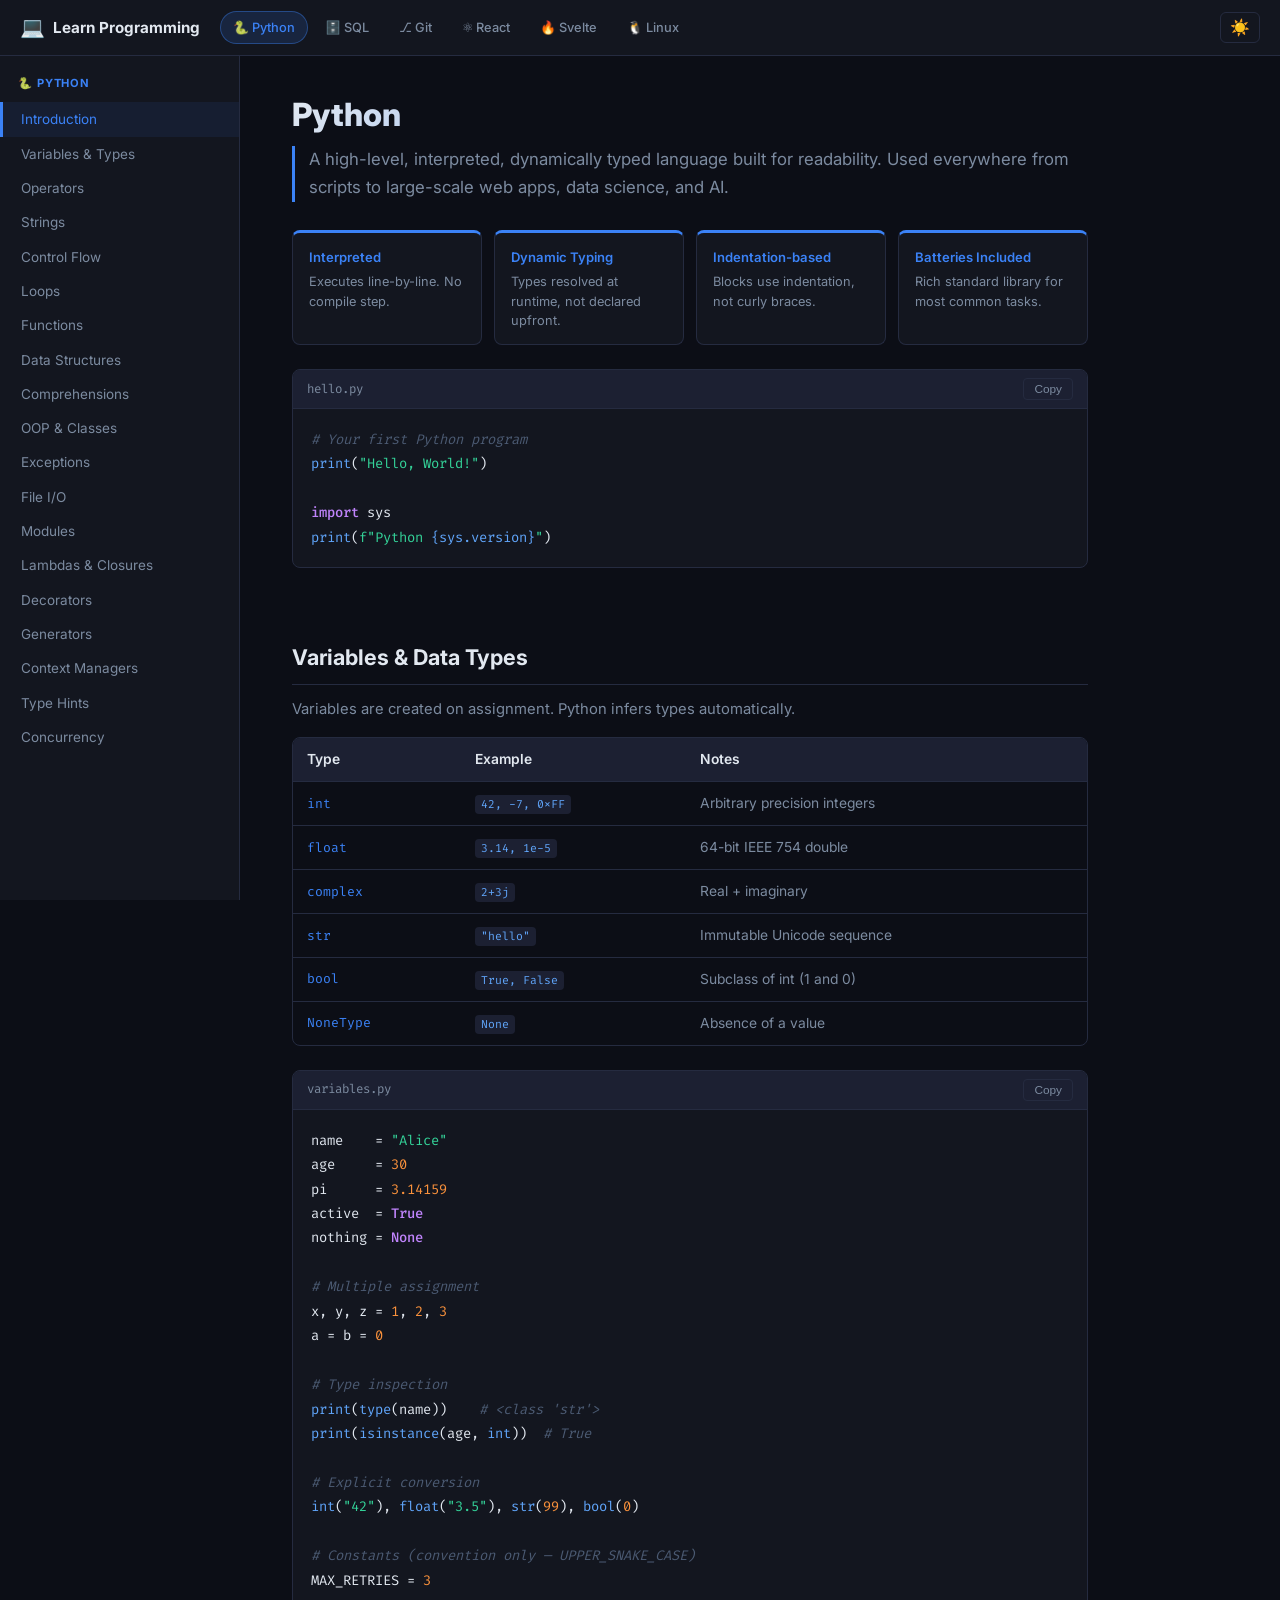
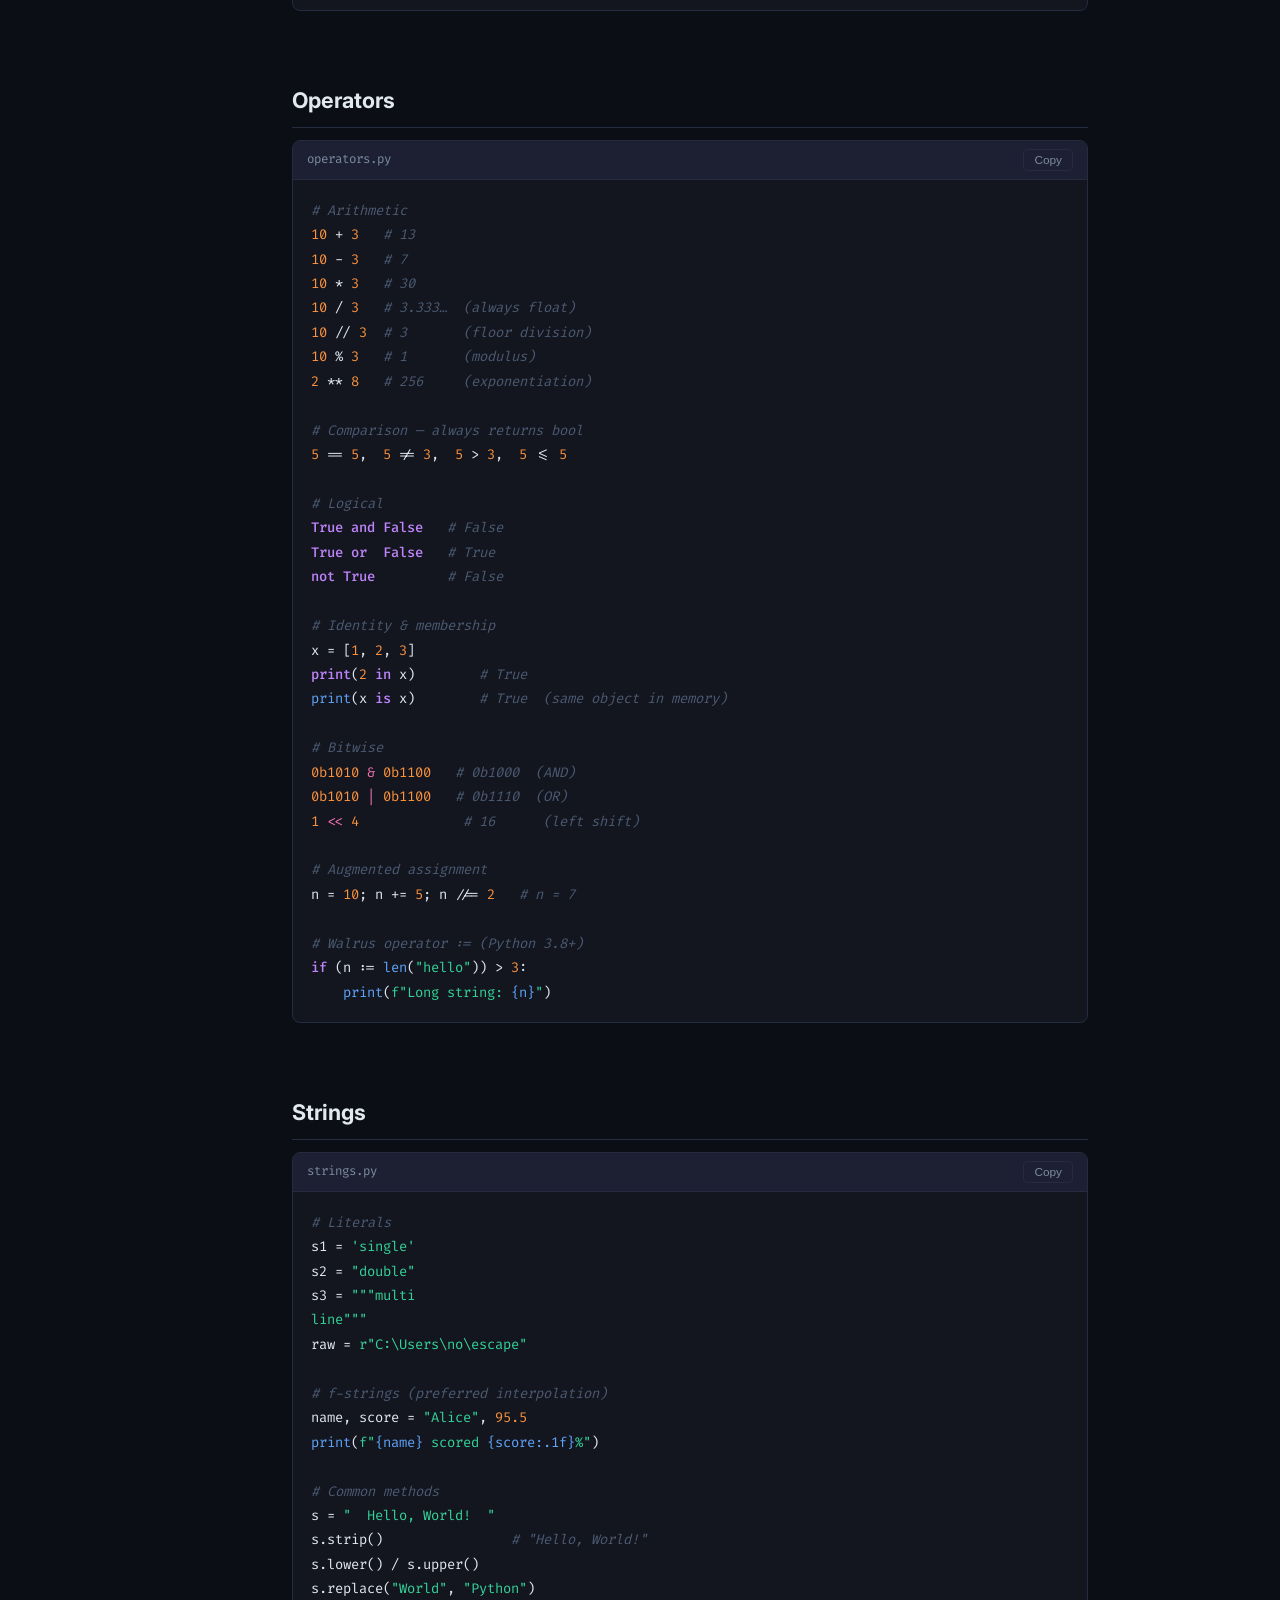
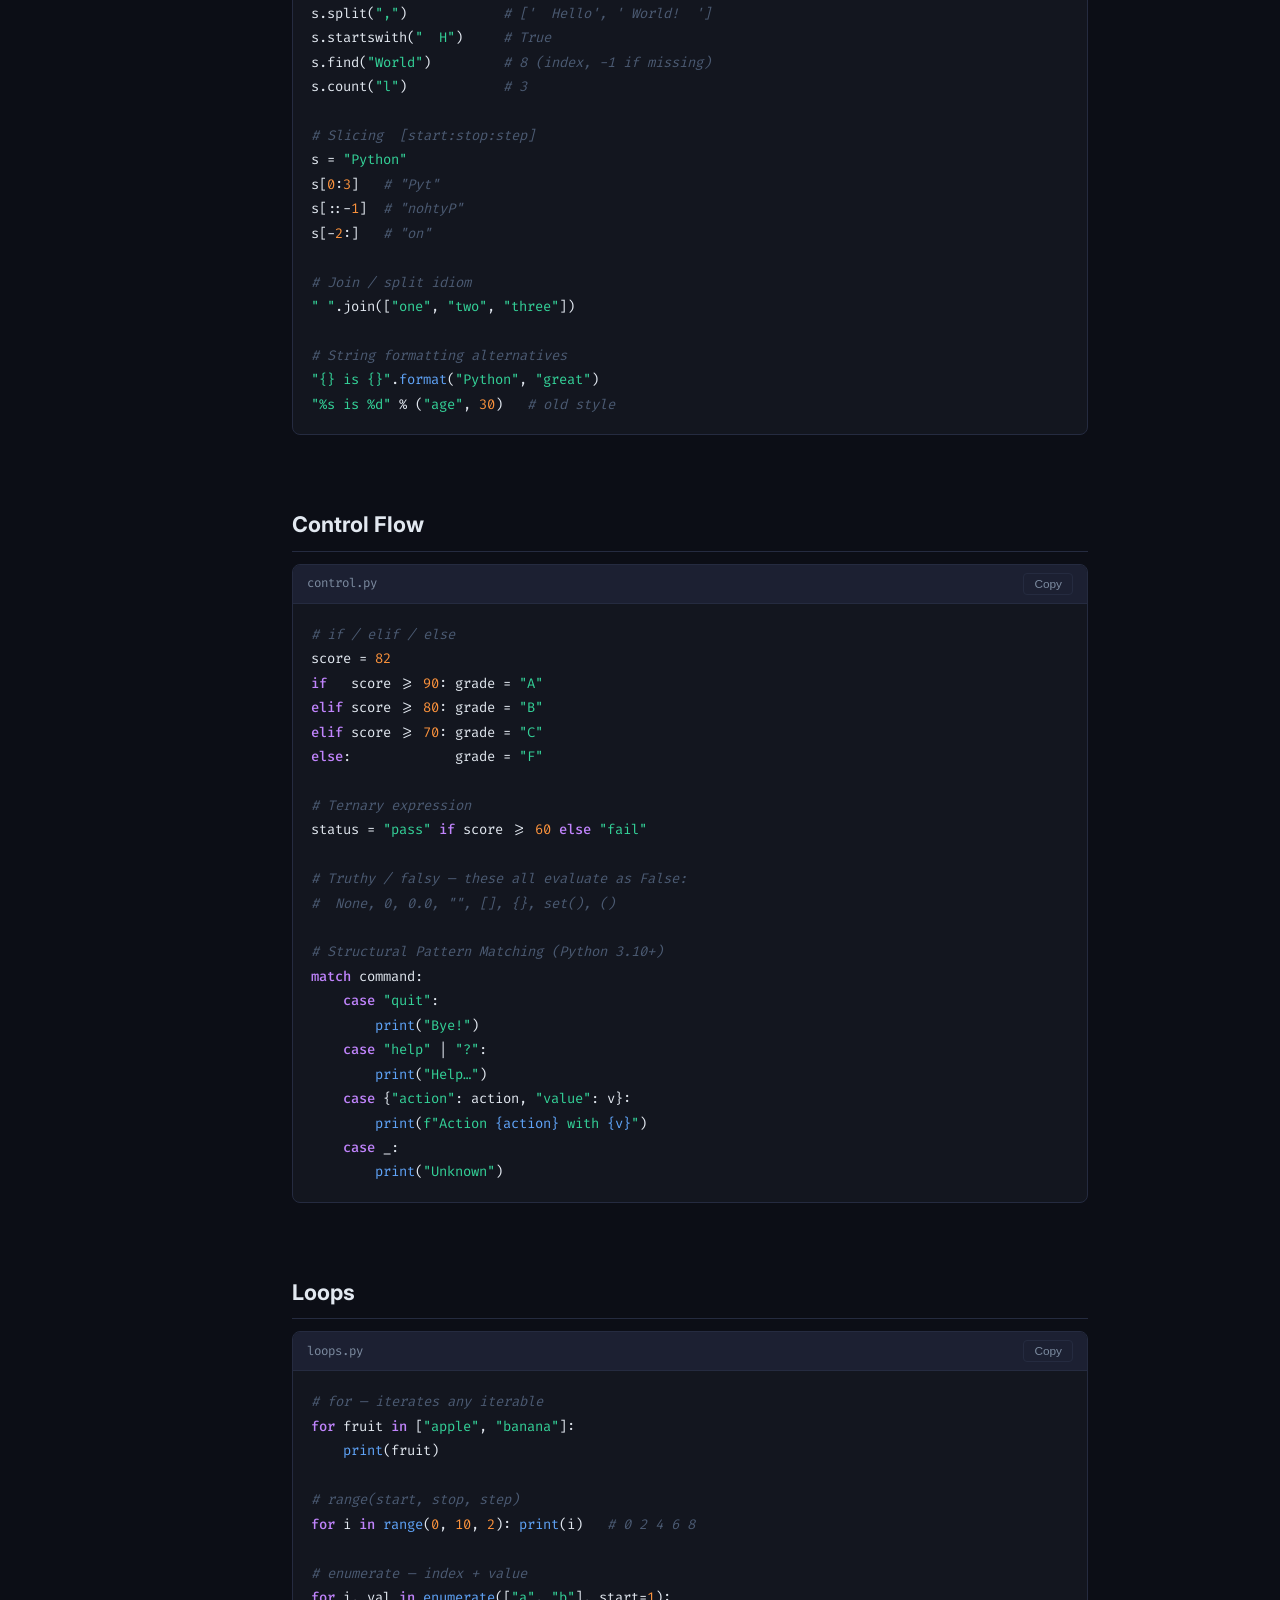
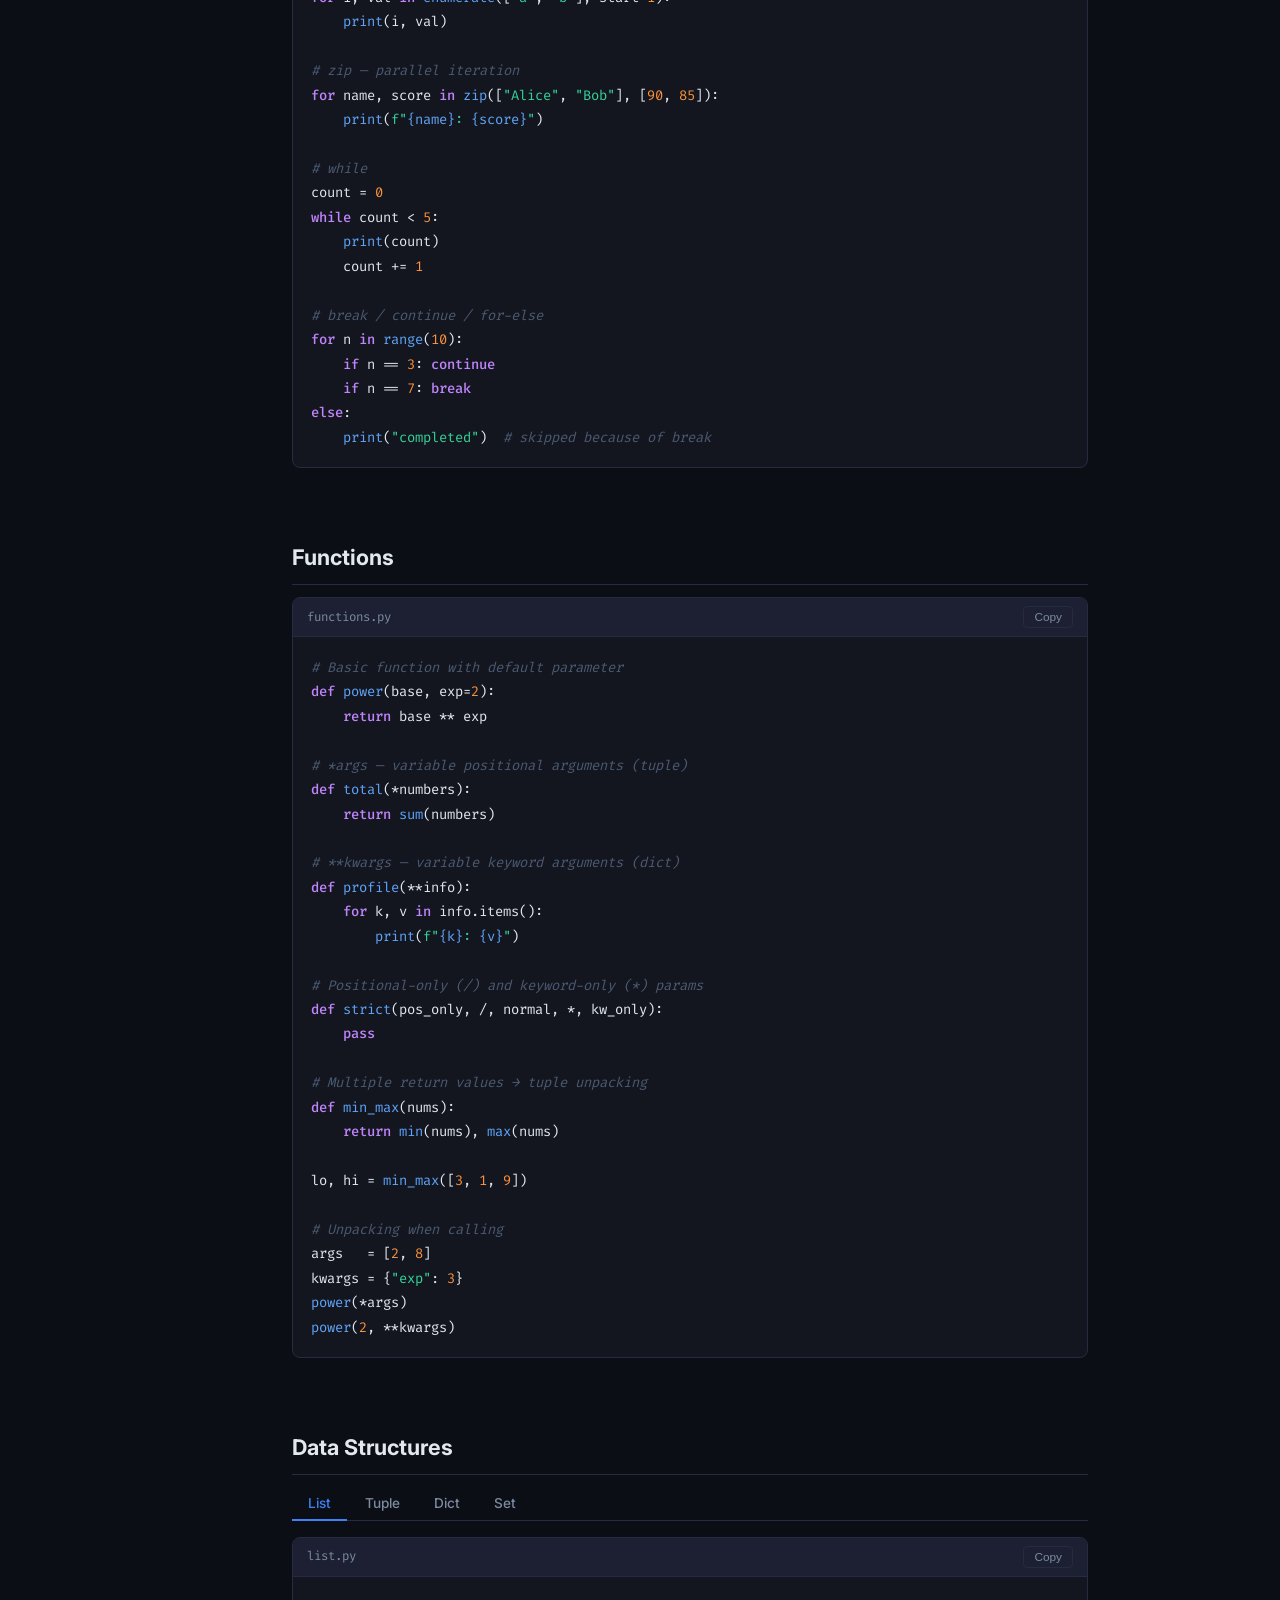
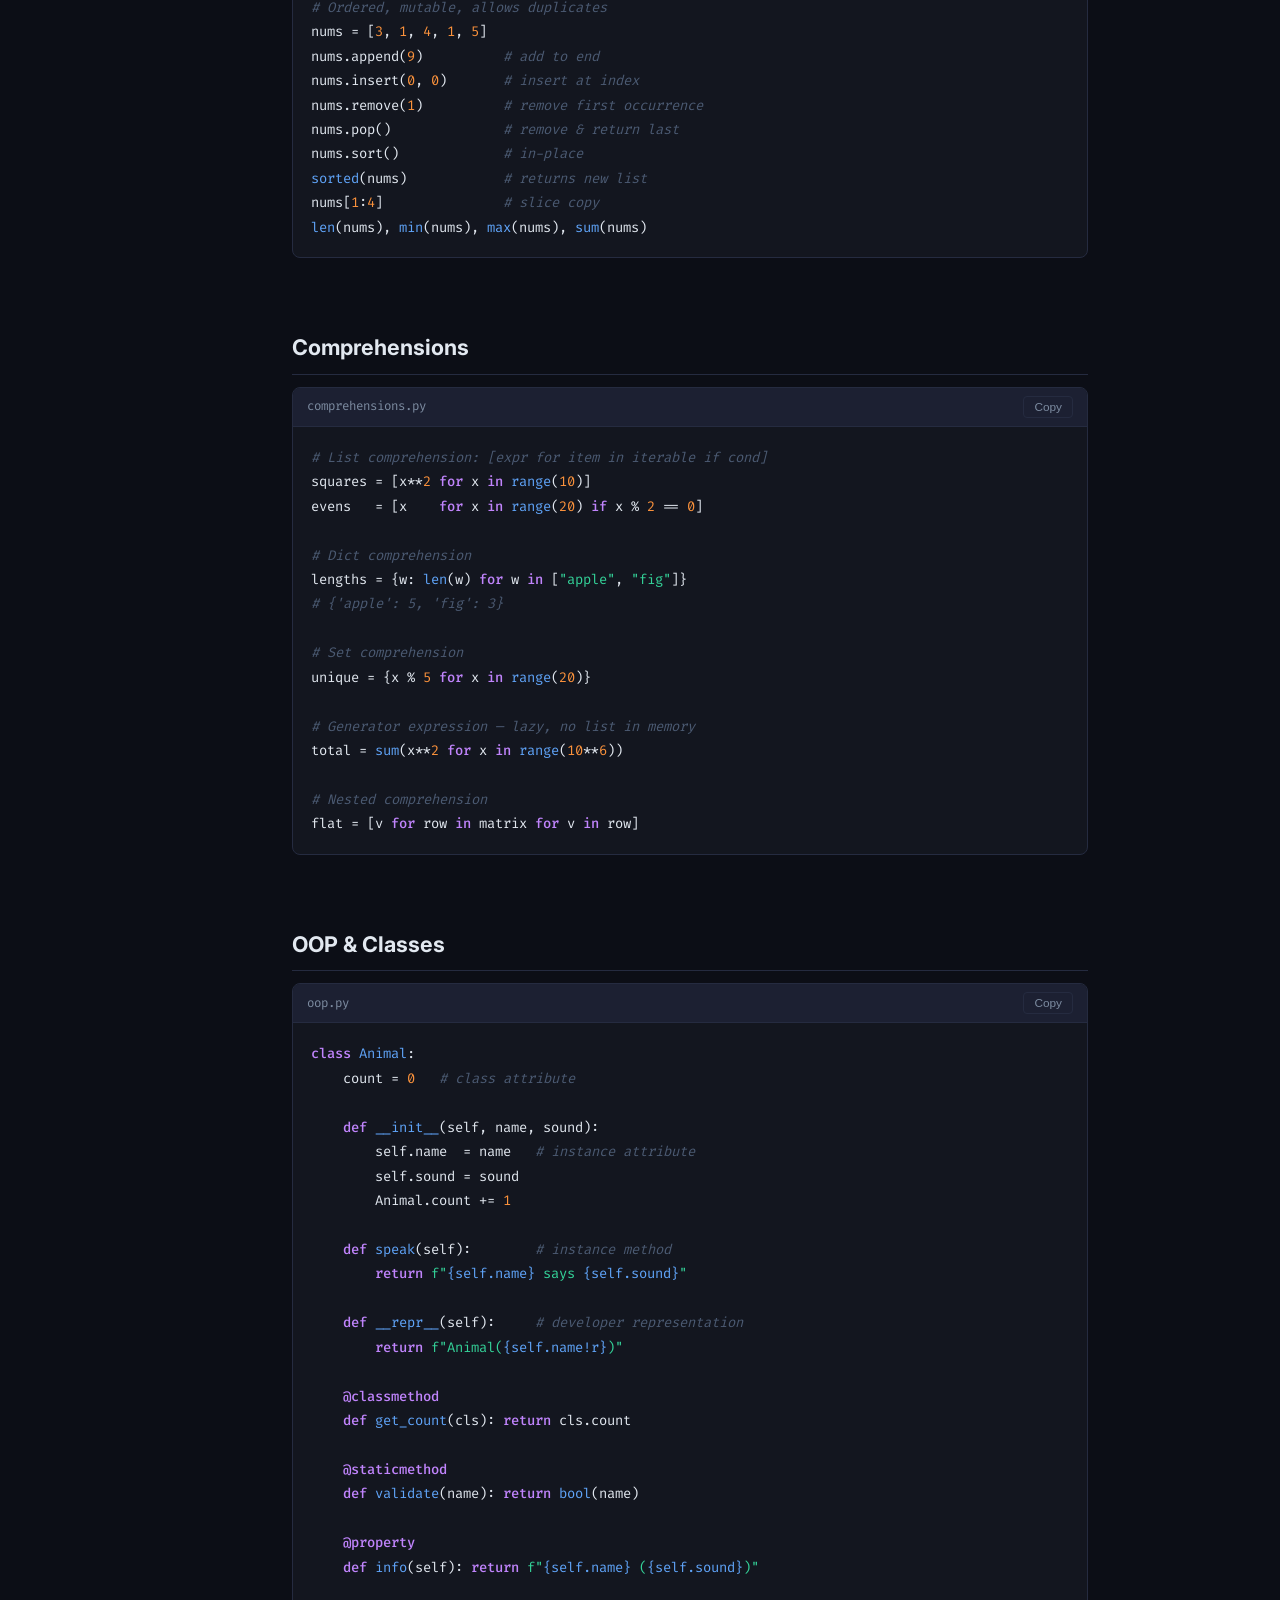
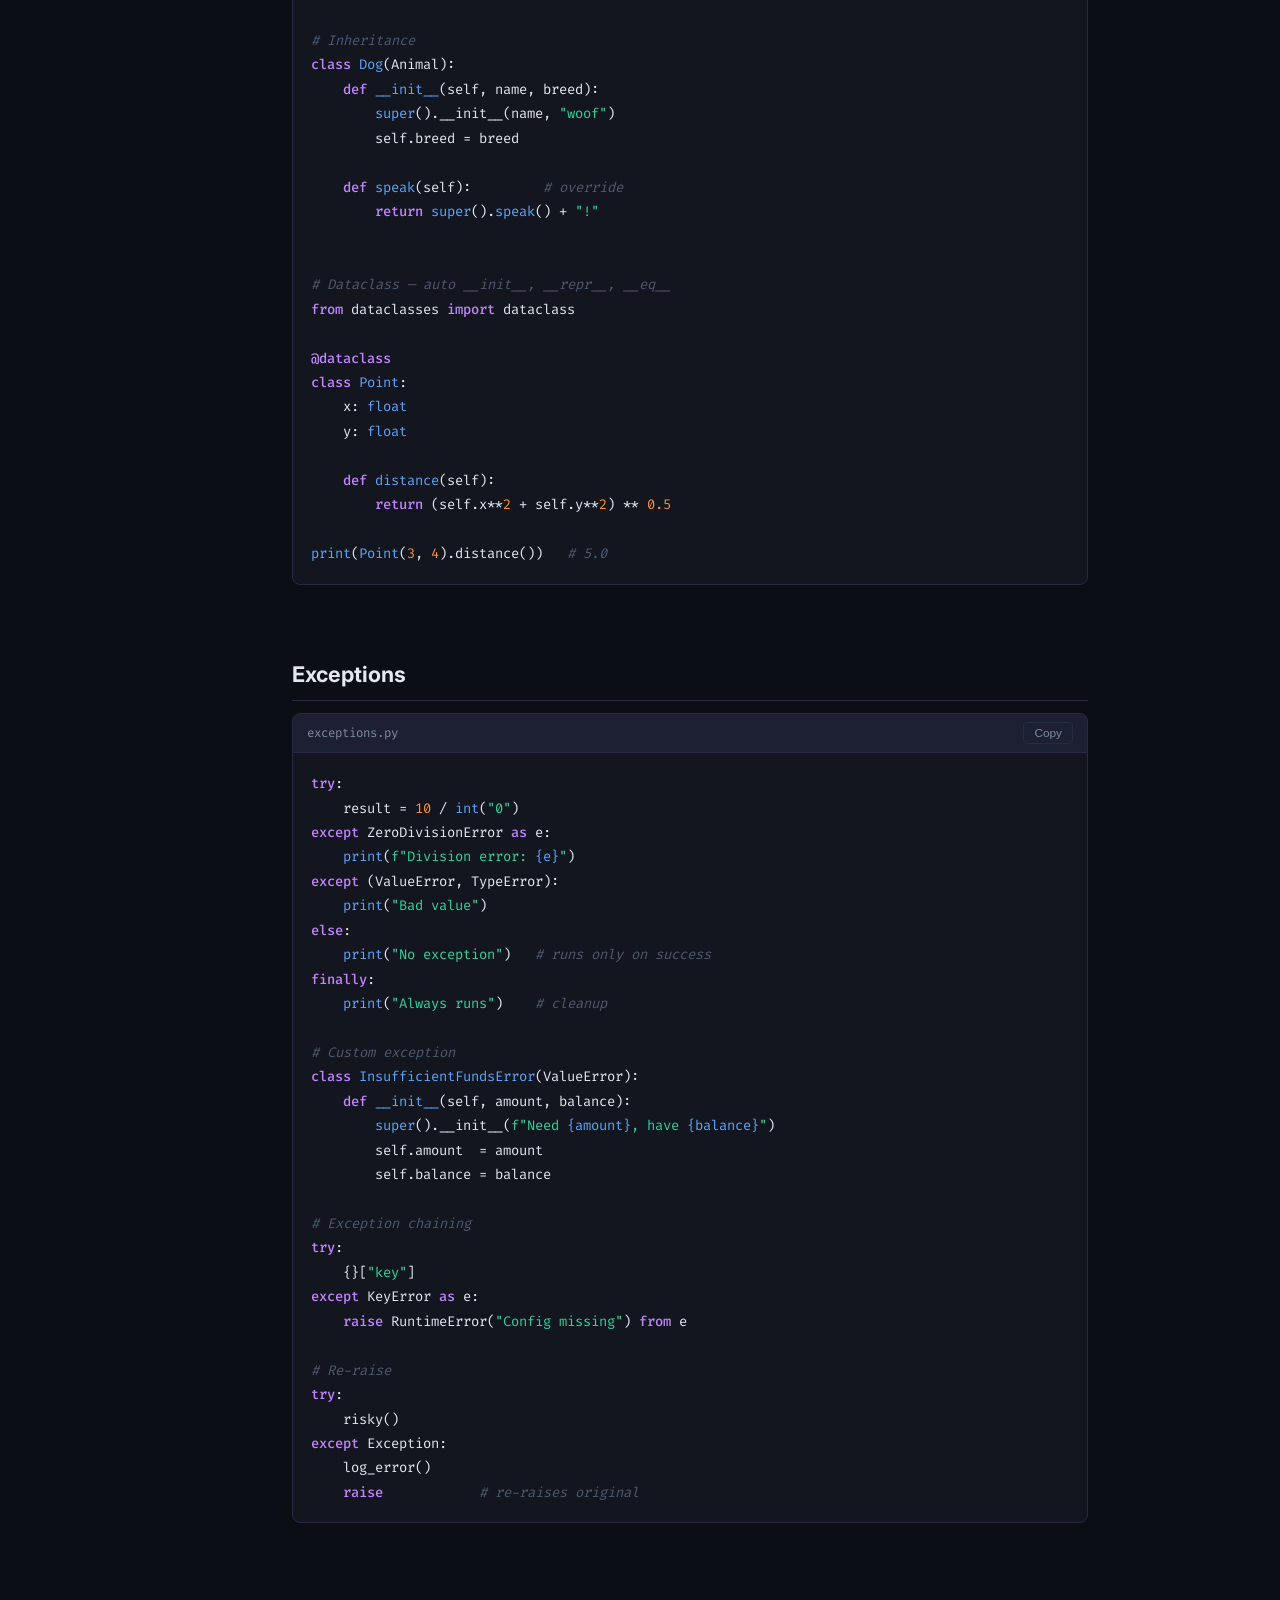
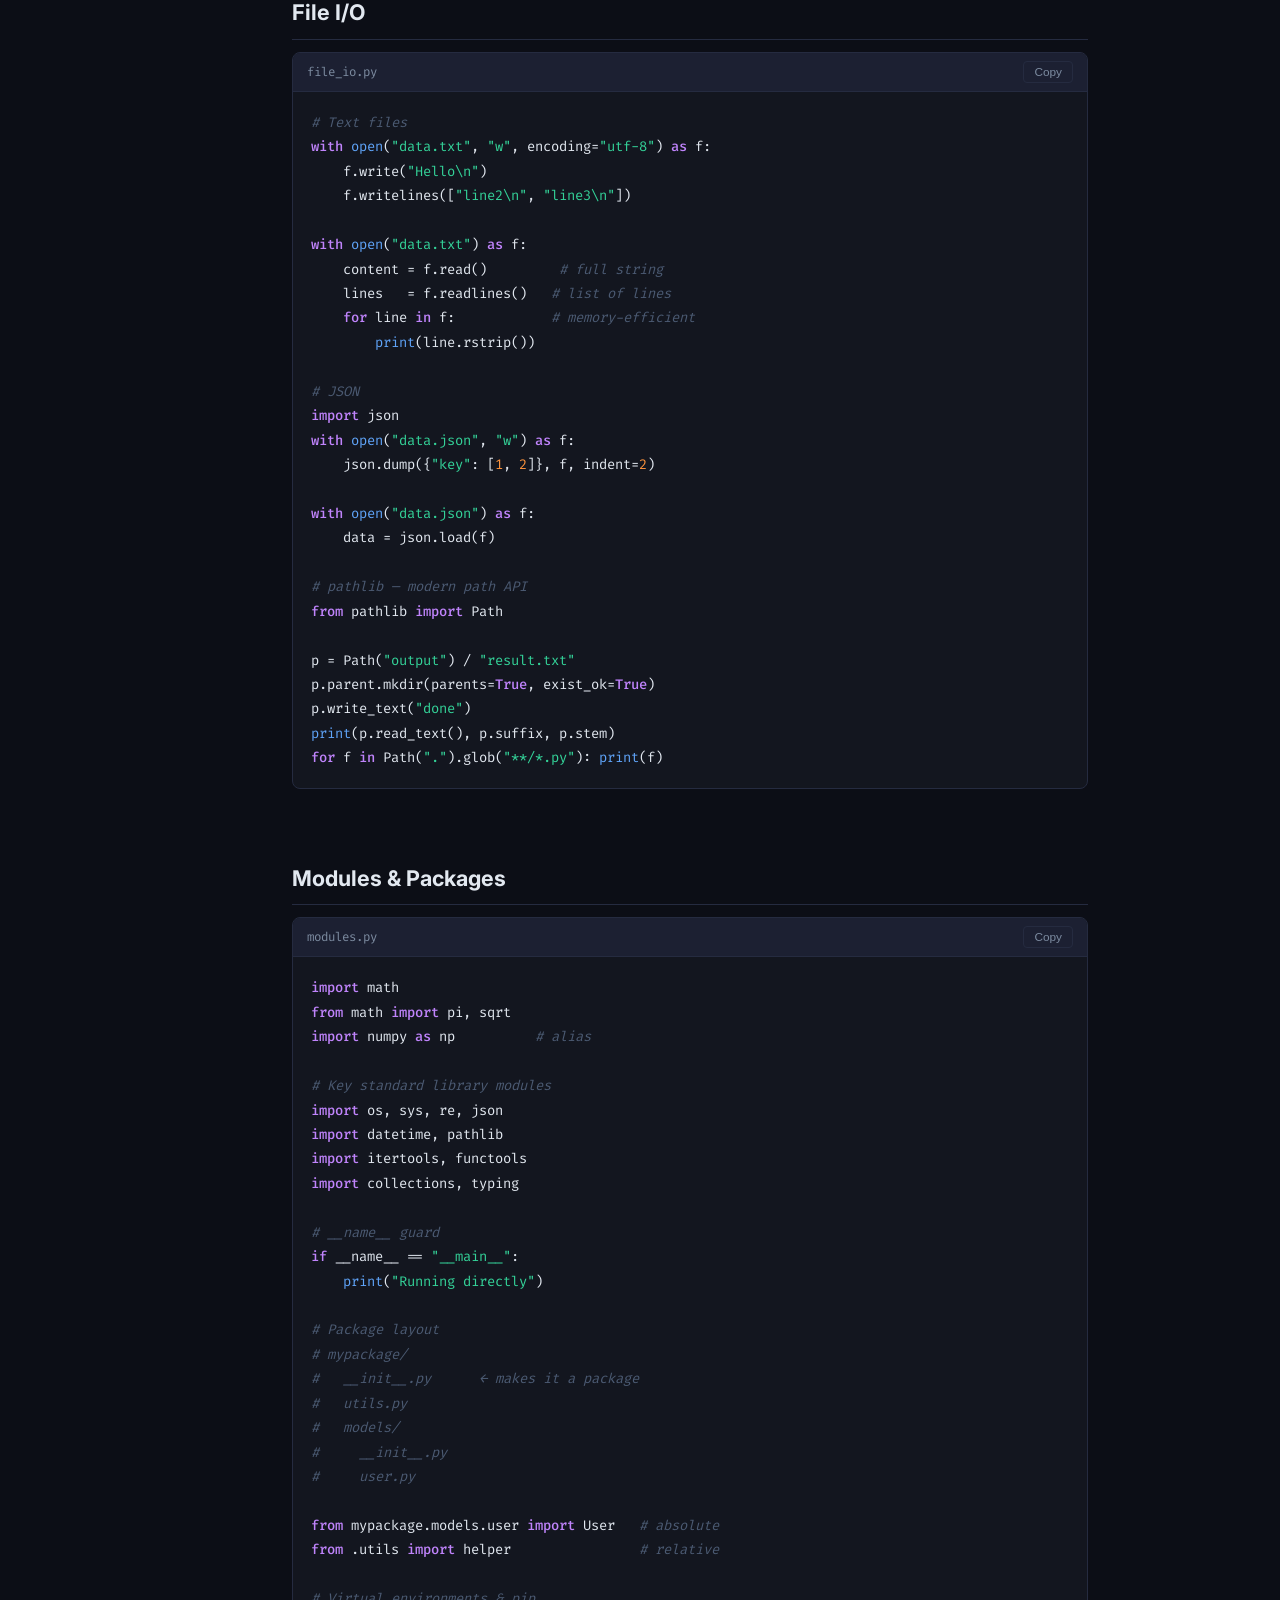
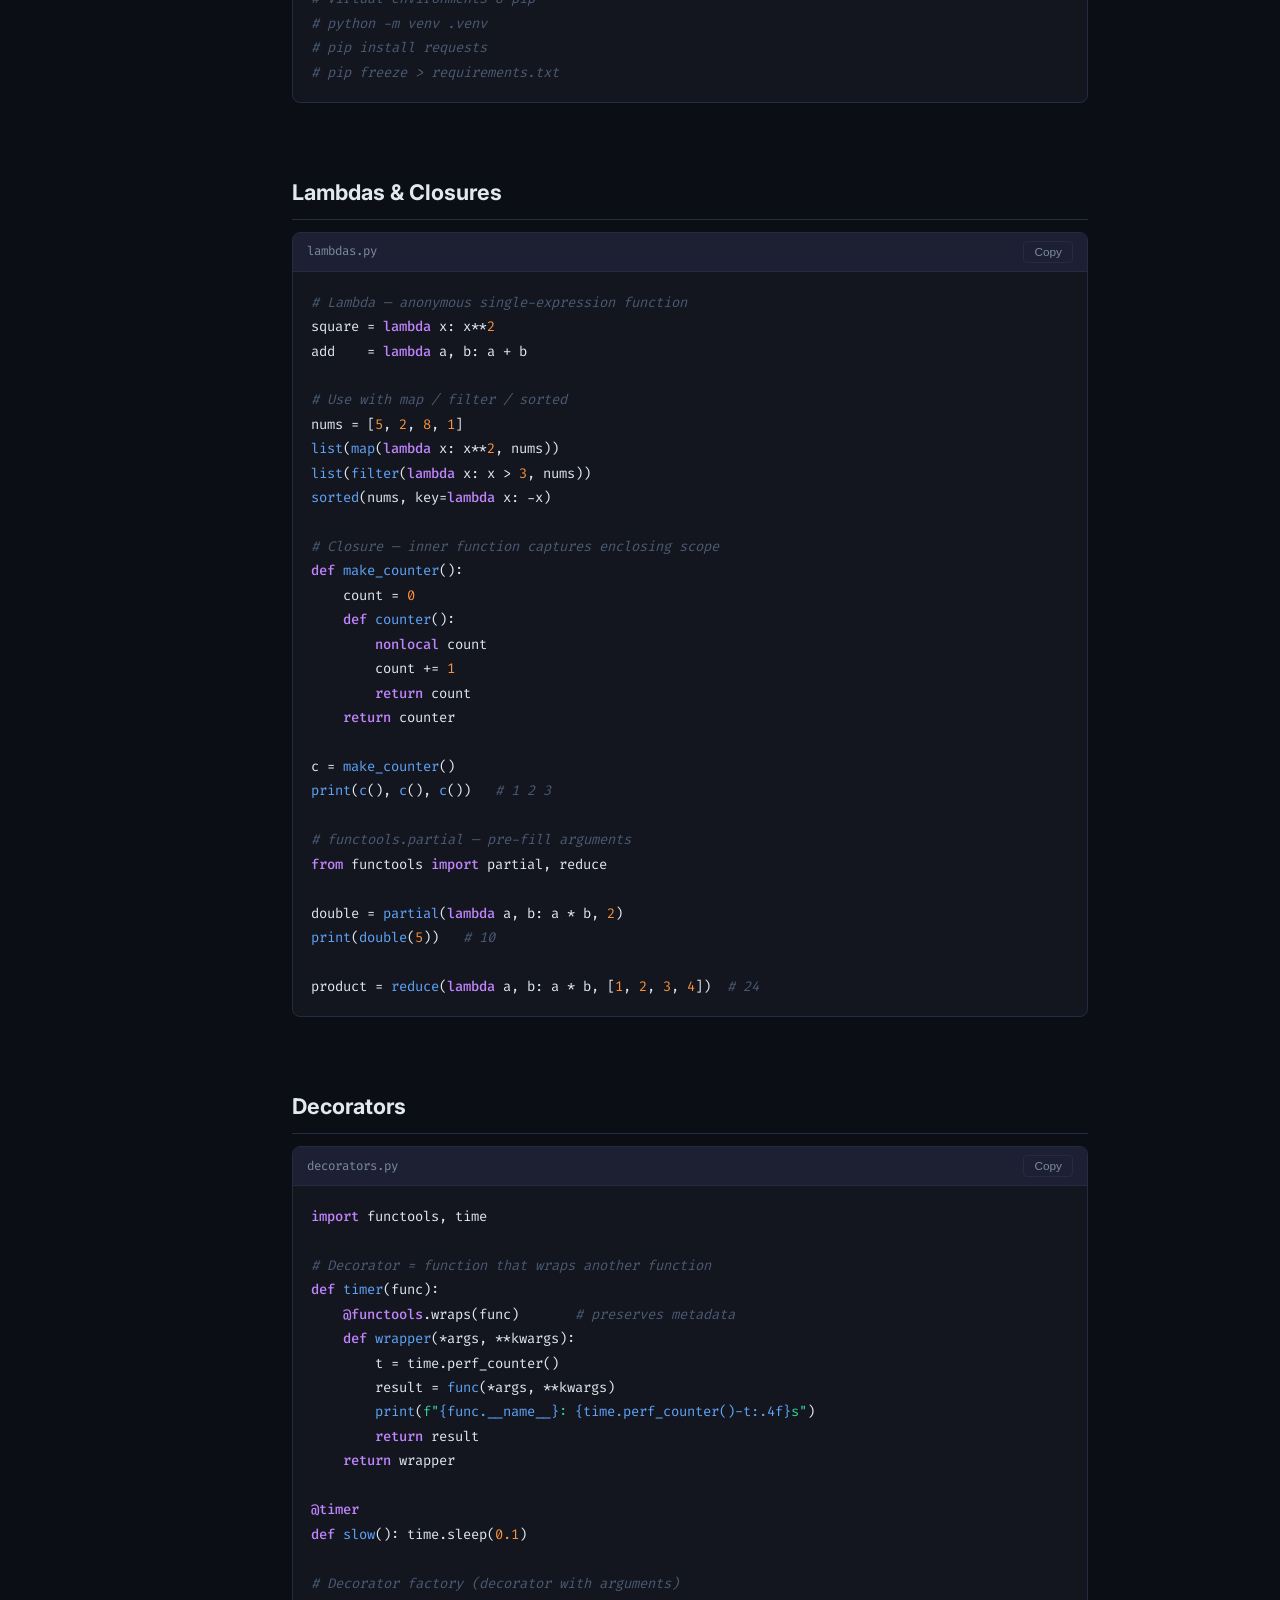
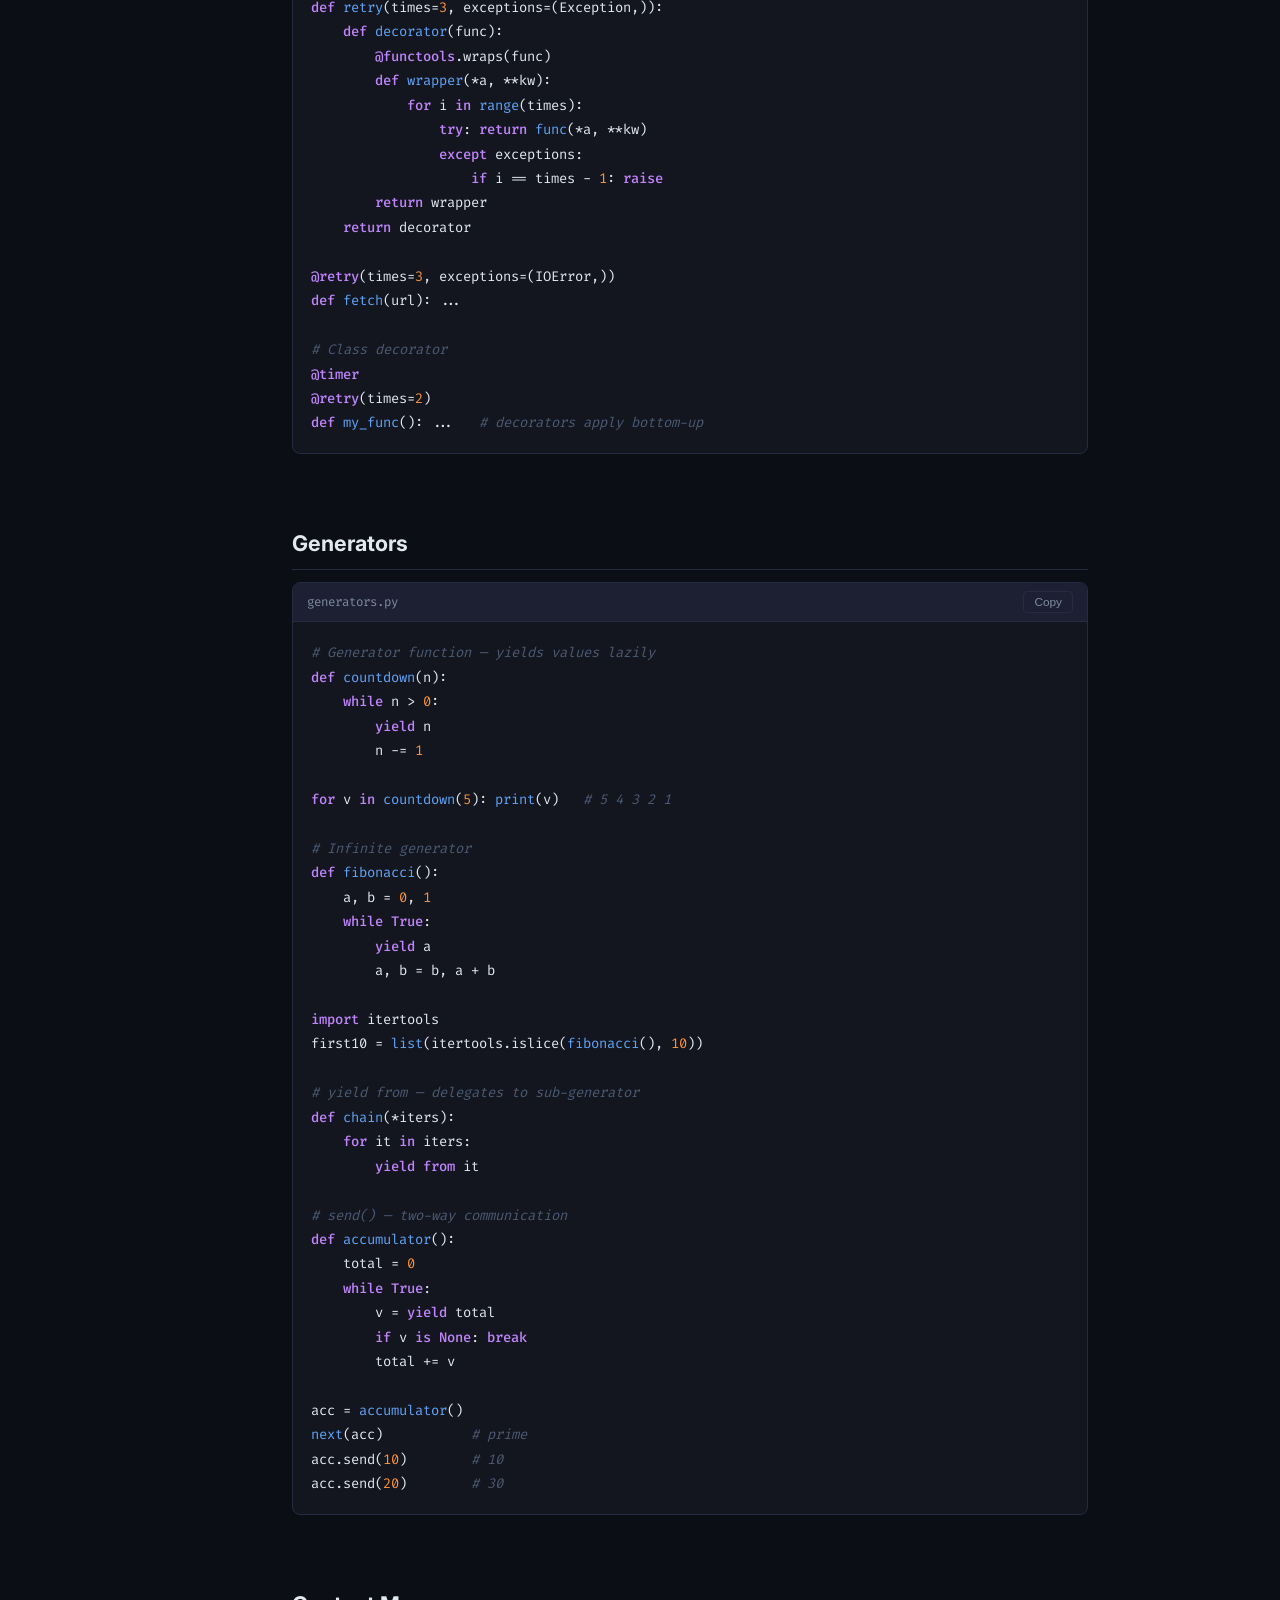
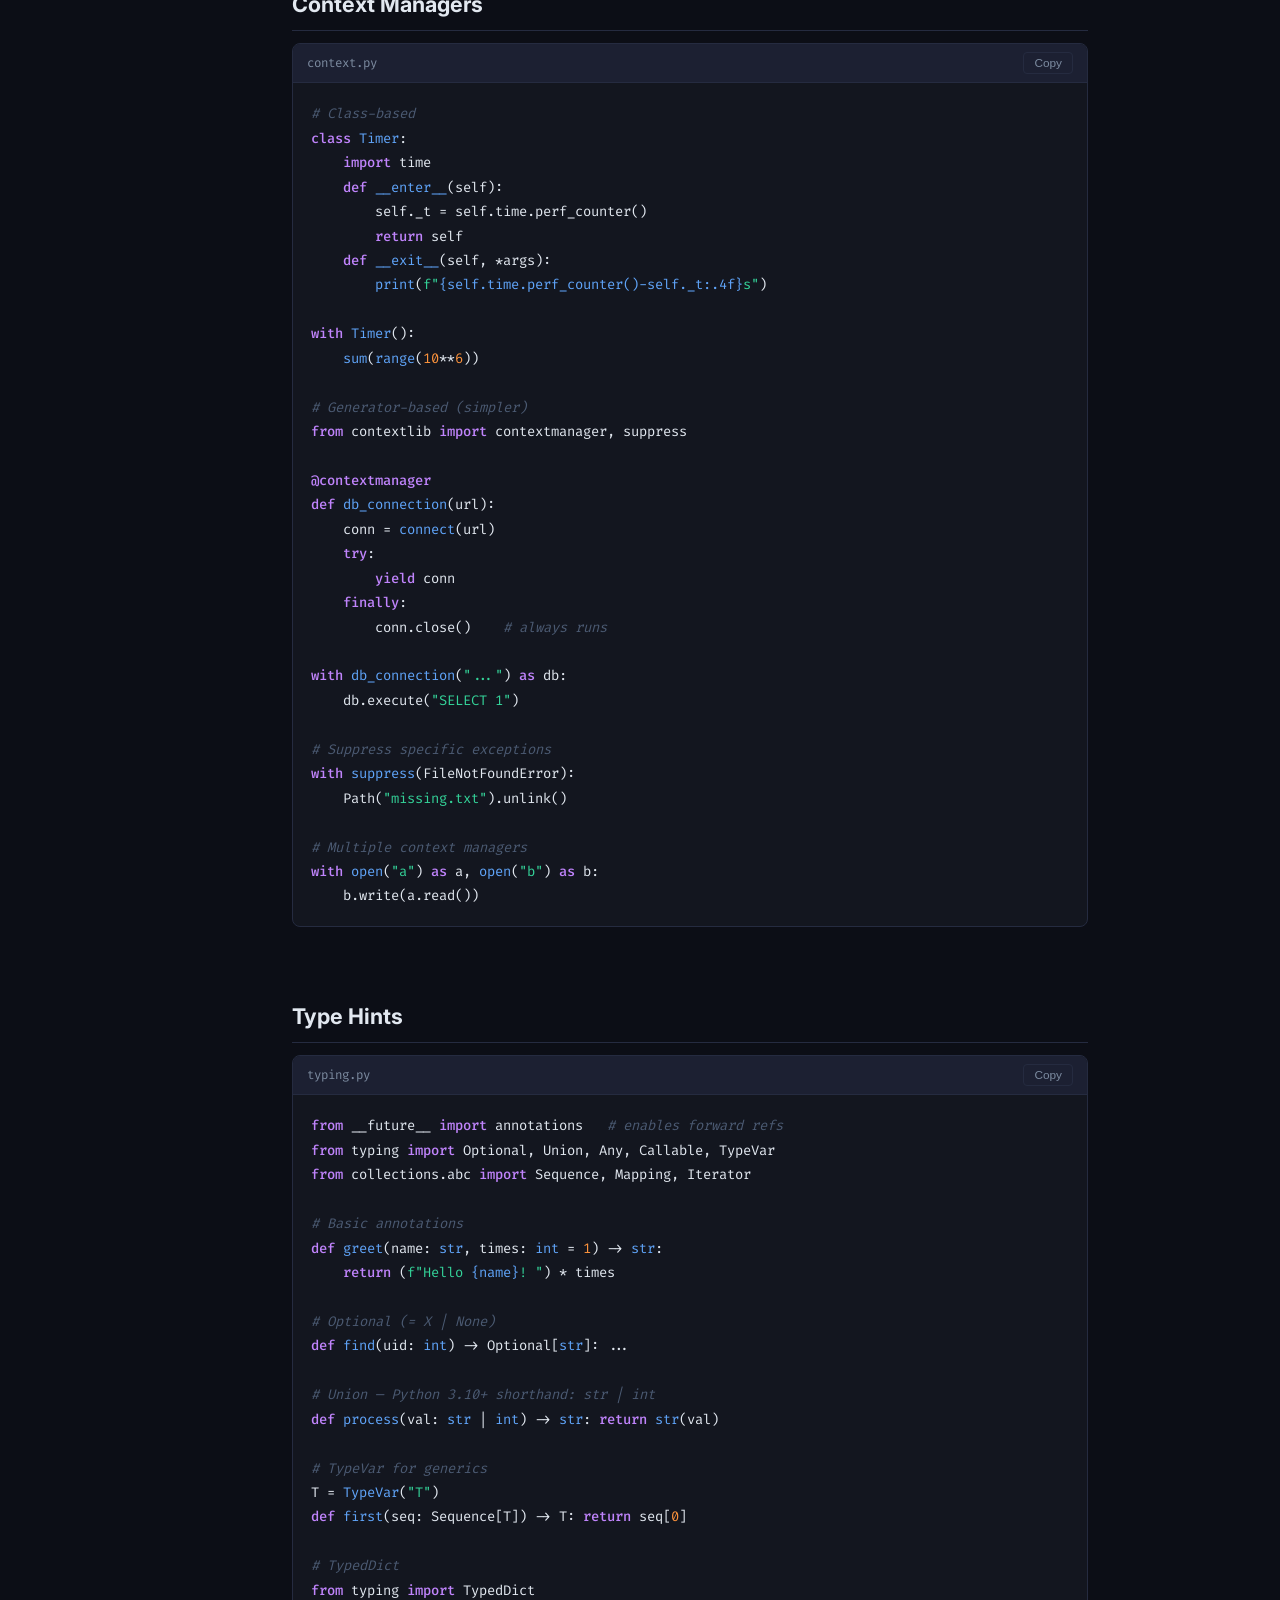
<file: python.html>
<!doctype html>
<html lang="en" data-theme="dark" data-topic="python">
  <head>
    <meta charset="UTF-8" />
    <meta name="viewport" content="width=device-width, initial-scale=1.0" />
    <title>Learn Python — Core Concepts</title>
    <link rel="stylesheet" href="styles.css" />
    <link rel="preconnect" href="https://fonts.googleapis.com" />
    <link
      href="https://fonts.googleapis.com/css2?family=Inter:wght@400;500;600;700;800&family=Fira+Code:wght@400;500&display=swap"
      rel="stylesheet"
    />
    <link rel="icon" href="favicon.png" type="image/x-icon" />
  </head>
  <body class="app">
    <div id="progress-bar"></div>
    <div id="overlay"></div>

    <!-- Top bar -->
    <header id="topbar">
      <button id="menu-toggle">&#9776;</button>
      <a href="index.html" class="topbar-brand"
        ><span class="brand-icon">💻</span> Learn Programming</a
      >
      <nav class="topic-pills">
        <a href="python.html" class="topic-pill active">🐍 Python</a>
        <a href="sql.html" class="topic-pill">🗄️ SQL</a>
        <a href="git.html" class="topic-pill">⎇ Git</a>
        <a href="react.html" class="topic-pill">⚛️ React</a>
        <a href="svelte.html" class="topic-pill">🔥 Svelte</a>
        <a href="linux.html" class="topic-pill">🐧 Linux</a>
      </nav>
      <button id="theme-toggle">☀️</button>
    </header>

    <!-- Sidebar -->
    <nav id="sidebar">
      <div class="sidebar-header">🐍 Python</div>
      <ul class="nav-list">
        <li><a href="#intro" class="nav-link active">Introduction</a></li>
        <li><a href="#variables" class="nav-link">Variables &amp; Types</a></li>
        <li><a href="#operators" class="nav-link">Operators</a></li>
        <li><a href="#strings" class="nav-link">Strings</a></li>
        <li><a href="#control" class="nav-link">Control Flow</a></li>
        <li><a href="#loops" class="nav-link">Loops</a></li>
        <li><a href="#functions" class="nav-link">Functions</a></li>
        <li><a href="#data-structs" class="nav-link">Data Structures</a></li>
        <li><a href="#comprehensions" class="nav-link">Comprehensions</a></li>
        <li><a href="#oop" class="nav-link">OOP &amp; Classes</a></li>
        <li><a href="#exceptions" class="nav-link">Exceptions</a></li>
        <li><a href="#fileio" class="nav-link">File I/O</a></li>
        <li><a href="#modules" class="nav-link">Modules</a></li>
        <li><a href="#lambdas" class="nav-link">Lambdas &amp; Closures</a></li>
        <li><a href="#decorators" class="nav-link">Decorators</a></li>
        <li><a href="#generators" class="nav-link">Generators</a></li>
        <li><a href="#context" class="nav-link">Context Managers</a></li>
        <li><a href="#typing" class="nav-link">Type Hints</a></li>
        <li><a href="#concurrency" class="nav-link">Concurrency</a></li>
      </ul>
    </nav>

    <!-- Content -->
    <main id="content">
      <section id="intro">
        <h1>Python</h1>
        <p class="topic-intro">
          A high-level, interpreted, dynamically typed language built for
          readability. Used everywhere from scripts to large-scale web apps,
          data science, and AI.
        </p>
        <div class="info-grid">
          <div class="info-card">
            <h3>Interpreted</h3>
            <p>Executes line-by-line. No compile step.</p>
          </div>
          <div class="info-card">
            <h3>Dynamic Typing</h3>
            <p>Types resolved at runtime, not declared upfront.</p>
          </div>
          <div class="info-card">
            <h3>Indentation-based</h3>
            <p>Blocks use indentation, not curly braces.</p>
          </div>
          <div class="info-card">
            <h3>Batteries Included</h3>
            <p>Rich standard library for most common tasks.</p>
          </div>
        </div>
        <div class="code-block">
          <div class="code-header">
            <span>hello.py</span><button class="copy-btn">Copy</button>
          </div>
          <pre><code><span class="cm"># Your first Python program</span>
<span class="fn">print</span>(<span class="str">"Hello, World!"</span>)

<span class="kw">import</span> sys
<span class="fn">print</span>(<span class="str">f"Python <span class="fn">{sys.version}</span>"</span>)</code></pre>
        </div>
      </section>

      <section id="variables">
        <h2>Variables &amp; Data Types</h2>
        <p>
          Variables are created on assignment. Python infers types
          automatically.
        </p>
        <div class="table-wrap">
          <table>
            <thead>
              <tr>
                <th>Type</th>
                <th>Example</th>
                <th>Notes</th>
              </tr>
            </thead>
            <tbody>
              <tr>
                <td>int</td>
                <td><code>42, -7, 0xFF</code></td>
                <td>Arbitrary precision integers</td>
              </tr>
              <tr>
                <td>float</td>
                <td><code>3.14, 1e-5</code></td>
                <td>64-bit IEEE 754 double</td>
              </tr>
              <tr>
                <td>complex</td>
                <td><code>2+3j</code></td>
                <td>Real + imaginary</td>
              </tr>
              <tr>
                <td>str</td>
                <td><code>"hello"</code></td>
                <td>Immutable Unicode sequence</td>
              </tr>
              <tr>
                <td>bool</td>
                <td><code>True, False</code></td>
                <td>Subclass of int (1 and 0)</td>
              </tr>
              <tr>
                <td>NoneType</td>
                <td><code>None</code></td>
                <td>Absence of a value</td>
              </tr>
            </tbody>
          </table>
        </div>
        <div class="code-block">
          <div class="code-header">
            <span>variables.py</span><button class="copy-btn">Copy</button>
          </div>
          <pre><code>name    = <span class="str">"Alice"</span>
age     = <span class="num">30</span>
pi      = <span class="num">3.14159</span>
active  = <span class="kw">True</span>
nothing = <span class="kw">None</span>

<span class="cm"># Multiple assignment</span>
x, y, z = <span class="num">1</span>, <span class="num">2</span>, <span class="num">3</span>
a = b = <span class="num">0</span>

<span class="cm"># Type inspection</span>
<span class="fn">print</span>(<span class="fn">type</span>(name))    <span class="cm"># &lt;class 'str'&gt;</span>
<span class="fn">print</span>(<span class="fn">isinstance</span>(age, <span class="fn">int</span>))  <span class="cm"># True</span>

<span class="cm"># Explicit conversion</span>
<span class="fn">int</span>(<span class="str">"42"</span>), <span class="fn">float</span>(<span class="str">"3.5"</span>), <span class="fn">str</span>(<span class="num">99</span>), <span class="fn">bool</span>(<span class="num">0</span>)

<span class="cm"># Constants (convention only — UPPER_SNAKE_CASE)</span>
MAX_RETRIES = <span class="num">3</span></code></pre>
        </div>
      </section>

      <section id="operators">
        <h2>Operators</h2>
        <div class="code-block">
          <div class="code-header">
            <span>operators.py</span><button class="copy-btn">Copy</button>
          </div>
          <pre><code><span class="cm"># Arithmetic</span>
<span class="num">10</span> + <span class="num">3</span>   <span class="cm"># 13</span>
<span class="num">10</span> - <span class="num">3</span>   <span class="cm"># 7</span>
<span class="num">10</span> * <span class="num">3</span>   <span class="cm"># 30</span>
<span class="num">10</span> / <span class="num">3</span>   <span class="cm"># 3.333…  (always float)</span>
<span class="num">10</span> // <span class="num">3</span>  <span class="cm"># 3       (floor division)</span>
<span class="num">10</span> % <span class="num">3</span>   <span class="cm"># 1       (modulus)</span>
<span class="num">2</span> ** <span class="num">8</span>   <span class="cm"># 256     (exponentiation)</span>

<span class="cm"># Comparison — always returns bool</span>
<span class="num">5</span> == <span class="num">5</span>,  <span class="num">5</span> != <span class="num">3</span>,  <span class="num">5</span> &gt; <span class="num">3</span>,  <span class="num">5</span> &lt;= <span class="num">5</span>

<span class="cm"># Logical</span>
<span class="kw">True</span> <span class="kw">and</span> <span class="kw">False</span>   <span class="cm"># False</span>
<span class="kw">True</span> <span class="kw">or</span>  <span class="kw">False</span>   <span class="cm"># True</span>
<span class="kw">not</span> <span class="kw">True</span>         <span class="cm"># False</span>

<span class="cm"># Identity &amp; membership</span>
x = [<span class="num">1</span>, <span class="num">2</span>, <span class="num">3</span>]
<span class="kw">print</span>(<span class="num">2</span> <span class="kw">in</span> x)        <span class="cm"># True</span>
<span class="fn">print</span>(x <span class="kw">is</span> x)        <span class="cm"># True  (same object in memory)</span>

<span class="cm"># Bitwise</span>
<span class="num">0b1010</span> <span class="op">&amp;</span> <span class="num">0b1100</span>   <span class="cm"># 0b1000  (AND)</span>
<span class="num">0b1010</span> <span class="op">|</span> <span class="num">0b1100</span>   <span class="cm"># 0b1110  (OR)</span>
<span class="num">1</span> <span class="op">&lt;&lt;</span> <span class="num">4</span>             <span class="cm"># 16      (left shift)</span>

<span class="cm"># Augmented assignment</span>
n = <span class="num">10</span>; n += <span class="num">5</span>; n //= <span class="num">2</span>   <span class="cm"># n = 7</span>

<span class="cm"># Walrus operator := (Python 3.8+)</span>
<span class="kw">if</span> (n := <span class="fn">len</span>(<span class="str">"hello"</span>)) &gt; <span class="num">3</span>:
    <span class="fn">print</span>(<span class="str">f"Long string: <span class="fn">{n}</span>"</span>)</code></pre>
        </div>
      </section>

      <section id="strings">
        <h2>Strings</h2>
        <div class="code-block">
          <div class="code-header">
            <span>strings.py</span><button class="copy-btn">Copy</button>
          </div>
          <pre><code><span class="cm"># Literals</span>
s1 = <span class="str">'single'</span>
s2 = <span class="str">"double"</span>
s3 = <span class="str">"""multi
line"""</span>
raw = <span class="str">r"C:\Users\no\escape"</span>

<span class="cm"># f-strings (preferred interpolation)</span>
name, score = <span class="str">"Alice"</span>, <span class="num">95.5</span>
<span class="fn">print</span>(<span class="str">f"<span class="fn">{name}</span> scored <span class="fn">{score:.1f}</span>%"</span>)

<span class="cm"># Common methods</span>
s = <span class="str">"  Hello, World!  "</span>
s.strip()                <span class="cm"># "Hello, World!"</span>
s.lower() / s.upper()
s.replace(<span class="str">"World"</span>, <span class="str">"Python"</span>)
s.split(<span class="str">","</span>)            <span class="cm"># ['  Hello', ' World!  ']</span>
s.startswith(<span class="str">"  H"</span>)     <span class="cm"># True</span>
s.find(<span class="str">"World"</span>)         <span class="cm"># 8 (index, -1 if missing)</span>
s.count(<span class="str">"l"</span>)            <span class="cm"># 3</span>

<span class="cm"># Slicing  [start:stop:step]</span>
s = <span class="str">"Python"</span>
s[<span class="num">0</span>:<span class="num">3</span>]   <span class="cm"># "Pyt"</span>
s[::-<span class="num">1</span>]  <span class="cm"># "nohtyP"</span>
s[-<span class="num">2</span>:]   <span class="cm"># "on"</span>

<span class="cm"># Join / split idiom</span>
<span class="str">" "</span>.join([<span class="str">"one"</span>, <span class="str">"two"</span>, <span class="str">"three"</span>])

<span class="cm"># String formatting alternatives</span>
<span class="str">"{} is {}"</span>.<span class="fn">format</span>(<span class="str">"Python"</span>, <span class="str">"great"</span>)
<span class="str">"%s is %d"</span> % (<span class="str">"age"</span>, <span class="num">30</span>)   <span class="cm"># old style</span></code></pre>
        </div>
      </section>

      <section id="control">
        <h2>Control Flow</h2>
        <div class="code-block">
          <div class="code-header">
            <span>control.py</span><button class="copy-btn">Copy</button>
          </div>
          <pre><code><span class="cm"># if / elif / else</span>
score = <span class="num">82</span>
<span class="kw">if</span>   score >= <span class="num">90</span>: grade = <span class="str">"A"</span>
<span class="kw">elif</span> score >= <span class="num">80</span>: grade = <span class="str">"B"</span>
<span class="kw">elif</span> score >= <span class="num">70</span>: grade = <span class="str">"C"</span>
<span class="kw">else</span>:             grade = <span class="str">"F"</span>

<span class="cm"># Ternary expression</span>
status = <span class="str">"pass"</span> <span class="kw">if</span> score >= <span class="num">60</span> <span class="kw">else</span> <span class="str">"fail"</span>

<span class="cm"># Truthy / falsy — these all evaluate as False:</span>
<span class="cm">#  None, 0, 0.0, "", [], {}, set(), ()</span>

<span class="cm"># Structural Pattern Matching (Python 3.10+)</span>
<span class="kw">match</span> command:
    <span class="kw">case</span> <span class="str">"quit"</span>:
        <span class="fn">print</span>(<span class="str">"Bye!"</span>)
    <span class="kw">case</span> <span class="str">"help"</span> | <span class="str">"?"</span>:
        <span class="fn">print</span>(<span class="str">"Help…"</span>)
    <span class="kw">case</span> {<span class="str">"action"</span>: action, <span class="str">"value"</span>: v}:
        <span class="fn">print</span>(<span class="str">f"Action <span class="fn">{action}</span> with <span class="fn">{v}</span>"</span>)
    <span class="kw">case</span> _:
        <span class="fn">print</span>(<span class="str">"Unknown"</span>)</code></pre>
        </div>
      </section>

      <section id="loops">
        <h2>Loops</h2>
        <div class="code-block">
          <div class="code-header">
            <span>loops.py</span><button class="copy-btn">Copy</button>
          </div>
          <pre><code><span class="cm"># for — iterates any iterable</span>
<span class="kw">for</span> fruit <span class="kw">in</span> [<span class="str">"apple"</span>, <span class="str">"banana"</span>]:
    <span class="fn">print</span>(fruit)

<span class="cm"># range(start, stop, step)</span>
<span class="kw">for</span> i <span class="kw">in</span> <span class="fn">range</span>(<span class="num">0</span>, <span class="num">10</span>, <span class="num">2</span>): <span class="fn">print</span>(i)   <span class="cm"># 0 2 4 6 8</span>

<span class="cm"># enumerate — index + value</span>
<span class="kw">for</span> i, val <span class="kw">in</span> <span class="fn">enumerate</span>([<span class="str">"a"</span>, <span class="str">"b"</span>], start=<span class="num">1</span>):
    <span class="fn">print</span>(i, val)

<span class="cm"># zip — parallel iteration</span>
<span class="kw">for</span> name, score <span class="kw">in</span> <span class="fn">zip</span>([<span class="str">"Alice"</span>, <span class="str">"Bob"</span>], [<span class="num">90</span>, <span class="num">85</span>]):
    <span class="fn">print</span>(<span class="str">f"<span class="fn">{name}</span>: <span class="fn">{score}</span>"</span>)

<span class="cm"># while</span>
count = <span class="num">0</span>
<span class="kw">while</span> count < <span class="num">5</span>:
    <span class="fn">print</span>(count)
    count += <span class="num">1</span>

<span class="cm"># break / continue / for-else</span>
<span class="kw">for</span> n <span class="kw">in</span> <span class="fn">range</span>(<span class="num">10</span>):
    <span class="kw">if</span> n == <span class="num">3</span>: <span class="kw">continue</span>
    <span class="kw">if</span> n == <span class="num">7</span>: <span class="kw">break</span>
<span class="kw">else</span>:
    <span class="fn">print</span>(<span class="str">"completed"</span>)  <span class="cm"># skipped because of break</span></code></pre>
        </div>
      </section>

      <section id="functions">
        <h2>Functions</h2>
        <div class="code-block">
          <div class="code-header">
            <span>functions.py</span><button class="copy-btn">Copy</button>
          </div>
          <pre><code><span class="cm"># Basic function with default parameter</span>
<span class="kw">def</span> <span class="fn">power</span>(base, exp=<span class="num">2</span>):
    <span class="kw">return</span> base ** exp

<span class="cm"># *args — variable positional arguments (tuple)</span>
<span class="kw">def</span> <span class="fn">total</span>(*numbers):
    <span class="kw">return</span> <span class="fn">sum</span>(numbers)

<span class="cm"># **kwargs — variable keyword arguments (dict)</span>
<span class="kw">def</span> <span class="fn">profile</span>(**info):
    <span class="kw">for</span> k, v <span class="kw">in</span> info.items():
        <span class="fn">print</span>(<span class="str">f"<span class="fn">{k}</span>: <span class="fn">{v}</span>"</span>)

<span class="cm"># Positional-only (/) and keyword-only (*) params</span>
<span class="kw">def</span> <span class="fn">strict</span>(pos_only, /, normal, *, kw_only):
    <span class="kw">pass</span>

<span class="cm"># Multiple return values → tuple unpacking</span>
<span class="kw">def</span> <span class="fn">min_max</span>(nums):
    <span class="kw">return</span> <span class="fn">min</span>(nums), <span class="fn">max</span>(nums)

lo, hi = <span class="fn">min_max</span>([<span class="num">3</span>, <span class="num">1</span>, <span class="num">9</span>])

<span class="cm"># Unpacking when calling</span>
args   = [<span class="num">2</span>, <span class="num">8</span>]
kwargs = {<span class="str">"exp"</span>: <span class="num">3</span>}
<span class="fn">power</span>(*args)
<span class="fn">power</span>(<span class="num">2</span>, **kwargs)</code></pre>
        </div>
      </section>

      <section id="data-structs">
        <h2>Data Structures</h2>
        <div class="tabs">
          <button class="tab-btn active" data-tab="ds-list" data-group="ds">
            List
          </button>
          <button class="tab-btn" data-tab="ds-tuple" data-group="ds">
            Tuple
          </button>
          <button class="tab-btn" data-tab="ds-dict" data-group="ds">
            Dict
          </button>
          <button class="tab-btn" data-tab="ds-set" data-group="ds">Set</button>
        </div>
        <div id="tab-ds-list" class="tab-content active" data-group="ds">
          <div class="code-block">
            <div class="code-header">
              <span>list.py</span><button class="copy-btn">Copy</button>
            </div>
            <pre><code><span class="cm"># Ordered, mutable, allows duplicates</span>
nums = [<span class="num">3</span>, <span class="num">1</span>, <span class="num">4</span>, <span class="num">1</span>, <span class="num">5</span>]
nums.append(<span class="num">9</span>)          <span class="cm"># add to end</span>
nums.insert(<span class="num">0</span>, <span class="num">0</span>)       <span class="cm"># insert at index</span>
nums.remove(<span class="num">1</span>)          <span class="cm"># remove first occurrence</span>
nums.pop()              <span class="cm"># remove &amp; return last</span>
nums.sort()             <span class="cm"># in-place</span>
<span class="fn">sorted</span>(nums)            <span class="cm"># returns new list</span>
nums[<span class="num">1</span>:<span class="num">4</span>]               <span class="cm"># slice copy</span>
<span class="fn">len</span>(nums), <span class="fn">min</span>(nums), <span class="fn">max</span>(nums), <span class="fn">sum</span>(nums)</code></pre>
          </div>
        </div>
        <div id="tab-ds-tuple" class="tab-content" data-group="ds">
          <div class="code-block">
            <div class="code-header">
              <span>tuple.py</span><button class="copy-btn">Copy</button>
            </div>
            <pre><code><span class="cm"># Ordered, IMMUTABLE</span>
point = (<span class="num">3</span>, <span class="num">7</span>)
x, y  = point            <span class="cm"># unpacking</span>
*rest, last = (<span class="num">1</span>, <span class="num">2</span>, <span class="num">3</span>, <span class="num">4</span>)  <span class="cm"># star unpack</span>
single = (<span class="num">42</span>,)           <span class="cm"># trailing comma required</span>

<span class="kw">from</span> collections <span class="kw">import</span> namedtuple
Point = <span class="fn">namedtuple</span>(<span class="str">"Point"</span>, [<span class="str">"x"</span>, <span class="str">"y"</span>])
p = <span class="fn">Point</span>(<span class="num">1</span>, <span class="num">2</span>)
<span class="fn">print</span>(p.x, p.y)          <span class="cm"># 1 2</span></code></pre>
          </div>
        </div>
        <div id="tab-ds-dict" class="tab-content" data-group="ds">
          <div class="code-block">
            <div class="code-header">
              <span>dict.py</span><button class="copy-btn">Copy</button>
            </div>
            <pre><code><span class="cm"># Key-value pairs, insertion-ordered (3.7+), mutable</span>
person = {<span class="str">"name"</span>: <span class="str">"Alice"</span>, <span class="str">"age"</span>: <span class="num">30</span>}
person[<span class="str">"email"</span>] = <span class="str">"alice@x.com"</span>
person.get(<span class="str">"missing"</span>, <span class="str">"default"</span>)
person.update({<span class="str">"city"</span>: <span class="str">"NYC"</span>})
person.pop(<span class="str">"city"</span>)
<span class="kw">del</span> person[<span class="str">"email"</span>]

<span class="kw">for</span> k, v <span class="kw">in</span> person.items():
    <span class="fn">print</span>(k, v)

<span class="cm"># Merge dicts (Python 3.9+)</span>
merged = {<span class="str">"a"</span>: <span class="num">1</span>} | {<span class="str">"b"</span>: <span class="num">2</span>}

<span class="cm"># defaultdict avoids KeyError on missing keys</span>
<span class="kw">from</span> collections <span class="kw">import</span> defaultdict
dd = <span class="fn">defaultdict</span>(<span class="fn">list</span>)
dd[<span class="str">"key"</span>].append(<span class="num">1</span>)     <span class="cm"># no KeyError</span></code></pre>
          </div>
        </div>
        <div id="tab-ds-set" class="tab-content" data-group="ds">
          <div class="code-block">
            <div class="code-header">
              <span>set.py</span><button class="copy-btn">Copy</button>
            </div>
            <pre><code><span class="cm"># Unordered, unique elements, mutable</span>
a = {<span class="num">1</span>, <span class="num">2</span>, <span class="num">3</span>, <span class="num">2</span>}   <span class="cm"># {1, 2, 3}</span>
b = {<span class="num">2</span>, <span class="num">3</span>, <span class="num">4</span>}
a.add(<span class="num">5</span>); a.discard(<span class="num">1</span>)

a | b   <span class="cm"># union</span>
a &amp; b   <span class="cm"># intersection</span>
a - b   <span class="cm"># difference</span>
a ^ b   <span class="cm"># symmetric difference</span>

<span class="cm"># Membership is O(1)</span>
<span class="num">3</span> <span class="kw">in</span> a   <span class="cm"># True</span>

fs = <span class="fn">frozenset</span>([<span class="num">1</span>, <span class="num">2</span>, <span class="num">3</span>])  <span class="cm"># immutable set</span></code></pre>
          </div>
        </div>
      </section>

      <section id="comprehensions">
        <h2>Comprehensions</h2>
        <div class="code-block">
          <div class="code-header">
            <span>comprehensions.py</span><button class="copy-btn">Copy</button>
          </div>
          <pre><code><span class="cm"># List comprehension: [expr for item in iterable if cond]</span>
squares = [x**<span class="num">2</span> <span class="kw">for</span> x <span class="kw">in</span> <span class="fn">range</span>(<span class="num">10</span>)]
evens   = [x    <span class="kw">for</span> x <span class="kw">in</span> <span class="fn">range</span>(<span class="num">20</span>) <span class="kw">if</span> x % <span class="num">2</span> == <span class="num">0</span>]

<span class="cm"># Dict comprehension</span>
lengths = {w: <span class="fn">len</span>(w) <span class="kw">for</span> w <span class="kw">in</span> [<span class="str">"apple"</span>, <span class="str">"fig"</span>]}
<span class="cm"># {'apple': 5, 'fig': 3}</span>

<span class="cm"># Set comprehension</span>
unique = {x % <span class="num">5</span> <span class="kw">for</span> x <span class="kw">in</span> <span class="fn">range</span>(<span class="num">20</span>)}

<span class="cm"># Generator expression — lazy, no list in memory</span>
total = <span class="fn">sum</span>(x**<span class="num">2</span> <span class="kw">for</span> x <span class="kw">in</span> <span class="fn">range</span>(<span class="num">10</span>**<span class="num">6</span>))

<span class="cm"># Nested comprehension</span>
flat = [v <span class="kw">for</span> row <span class="kw">in</span> matrix <span class="kw">for</span> v <span class="kw">in</span> row]</code></pre>
        </div>
      </section>

      <section id="oop">
        <h2>OOP &amp; Classes</h2>
        <div class="code-block">
          <div class="code-header">
            <span>oop.py</span><button class="copy-btn">Copy</button>
          </div>
          <pre><code><span class="kw">class</span> <span class="fn">Animal</span>:
    count = <span class="num">0</span>   <span class="cm"># class attribute</span>

    <span class="kw">def</span> <span class="fn">__init__</span>(self, name, sound):
        self.name  = name   <span class="cm"># instance attribute</span>
        self.sound = sound
        Animal.count += <span class="num">1</span>

    <span class="kw">def</span> <span class="fn">speak</span>(self):        <span class="cm"># instance method</span>
        <span class="kw">return</span> <span class="str">f"<span class="fn">{self.name}</span> says <span class="fn">{self.sound}</span>"</span>

    <span class="kw">def</span> <span class="fn">__repr__</span>(self):     <span class="cm"># developer representation</span>
        <span class="kw">return</span> <span class="str">f"Animal(<span class="fn">{self.name!r}</span>)"</span>

    <span class="kw">@classmethod</span>
    <span class="kw">def</span> <span class="fn">get_count</span>(cls): <span class="kw">return</span> cls.count

    <span class="kw">@staticmethod</span>
    <span class="kw">def</span> <span class="fn">validate</span>(name): <span class="kw">return</span> <span class="fn">bool</span>(name)

    <span class="kw">@property</span>
    <span class="kw">def</span> <span class="fn">info</span>(self): <span class="kw">return</span> <span class="str">f"<span class="fn">{self.name}</span> (<span class="fn">{self.sound}</span>)"</span>


<span class="cm"># Inheritance</span>
<span class="kw">class</span> <span class="fn">Dog</span>(Animal):
    <span class="kw">def</span> <span class="fn">__init__</span>(self, name, breed):
        <span class="fn">super</span>().__init__(name, <span class="str">"woof"</span>)
        self.breed = breed

    <span class="kw">def</span> <span class="fn">speak</span>(self):         <span class="cm"># override</span>
        <span class="kw">return</span> <span class="fn">super</span>().<span class="fn">speak</span>() + <span class="str">"!"</span>


<span class="cm"># Dataclass — auto __init__, __repr__, __eq__</span>
<span class="kw">from</span> dataclasses <span class="kw">import</span> dataclass

<span class="kw">@dataclass</span>
<span class="kw">class</span> <span class="fn">Point</span>:
    x: <span class="fn">float</span>
    y: <span class="fn">float</span>

    <span class="kw">def</span> <span class="fn">distance</span>(self):
        <span class="kw">return</span> (self.x**<span class="num">2</span> + self.y**<span class="num">2</span>) ** <span class="num">0.5</span>

<span class="fn">print</span>(<span class="fn">Point</span>(<span class="num">3</span>, <span class="num">4</span>).distance())   <span class="cm"># 5.0</span></code></pre>
        </div>
      </section>

      <section id="exceptions">
        <h2>Exceptions</h2>
        <div class="code-block">
          <div class="code-header">
            <span>exceptions.py</span><button class="copy-btn">Copy</button>
          </div>
          <pre><code><span class="kw">try</span>:
    result = <span class="num">10</span> / <span class="fn">int</span>(<span class="str">"0"</span>)
<span class="kw">except</span> ZeroDivisionError <span class="kw">as</span> e:
    <span class="fn">print</span>(<span class="str">f"Division error: <span class="fn">{e}</span>"</span>)
<span class="kw">except</span> (ValueError, TypeError):
    <span class="fn">print</span>(<span class="str">"Bad value"</span>)
<span class="kw">else</span>:
    <span class="fn">print</span>(<span class="str">"No exception"</span>)   <span class="cm"># runs only on success</span>
<span class="kw">finally</span>:
    <span class="fn">print</span>(<span class="str">"Always runs"</span>)    <span class="cm"># cleanup</span>

<span class="cm"># Custom exception</span>
<span class="kw">class</span> <span class="fn">InsufficientFundsError</span>(ValueError):
    <span class="kw">def</span> <span class="fn">__init__</span>(self, amount, balance):
        <span class="fn">super</span>().__init__(<span class="str">f"Need <span class="fn">{amount}</span>, have <span class="fn">{balance}</span>"</span>)
        self.amount  = amount
        self.balance = balance

<span class="cm"># Exception chaining</span>
<span class="kw">try</span>:
    {}[<span class="str">"key"</span>]
<span class="kw">except</span> KeyError <span class="kw">as</span> e:
    <span class="kw">raise</span> RuntimeError(<span class="str">"Config missing"</span>) <span class="kw">from</span> e

<span class="cm"># Re-raise</span>
<span class="kw">try</span>:
    risky()
<span class="kw">except</span> Exception:
    log_error()
    <span class="kw">raise</span>            <span class="cm"># re-raises original</span></code></pre>
        </div>
      </section>

      <section id="fileio">
        <h2>File I/O</h2>
        <div class="code-block">
          <div class="code-header">
            <span>file_io.py</span><button class="copy-btn">Copy</button>
          </div>
          <pre><code><span class="cm"># Text files</span>
<span class="kw">with</span> <span class="fn">open</span>(<span class="str">"data.txt"</span>, <span class="str">"w"</span>, encoding=<span class="str">"utf-8"</span>) <span class="kw">as</span> f:
    f.write(<span class="str">"Hello\n"</span>)
    f.writelines([<span class="str">"line2\n"</span>, <span class="str">"line3\n"</span>])

<span class="kw">with</span> <span class="fn">open</span>(<span class="str">"data.txt"</span>) <span class="kw">as</span> f:
    content = f.read()         <span class="cm"># full string</span>
    lines   = f.readlines()   <span class="cm"># list of lines</span>
    <span class="kw">for</span> line <span class="kw">in</span> f:            <span class="cm"># memory-efficient</span>
        <span class="fn">print</span>(line.rstrip())

<span class="cm"># JSON</span>
<span class="kw">import</span> json
<span class="kw">with</span> <span class="fn">open</span>(<span class="str">"data.json"</span>, <span class="str">"w"</span>) <span class="kw">as</span> f:
    json.dump({<span class="str">"key"</span>: [<span class="num">1</span>, <span class="num">2</span>]}, f, indent=<span class="num">2</span>)

<span class="kw">with</span> <span class="fn">open</span>(<span class="str">"data.json"</span>) <span class="kw">as</span> f:
    data = json.load(f)

<span class="cm"># pathlib — modern path API</span>
<span class="kw">from</span> pathlib <span class="kw">import</span> Path

p = Path(<span class="str">"output"</span>) / <span class="str">"result.txt"</span>
p.parent.mkdir(parents=<span class="kw">True</span>, exist_ok=<span class="kw">True</span>)
p.write_text(<span class="str">"done"</span>)
<span class="fn">print</span>(p.read_text(), p.suffix, p.stem)
<span class="kw">for</span> f <span class="kw">in</span> Path(<span class="str">"."</span>).glob(<span class="str">"**/*.py"</span>): <span class="fn">print</span>(f)</code></pre>
        </div>
      </section>

      <section id="modules">
        <h2>Modules &amp; Packages</h2>
        <div class="code-block">
          <div class="code-header">
            <span>modules.py</span><button class="copy-btn">Copy</button>
          </div>
          <pre><code><span class="kw">import</span> math
<span class="kw">from</span> math <span class="kw">import</span> pi, sqrt
<span class="kw">import</span> numpy <span class="kw">as</span> np          <span class="cm"># alias</span>

<span class="cm"># Key standard library modules</span>
<span class="kw">import</span> os, sys, re, json
<span class="kw">import</span> datetime, pathlib
<span class="kw">import</span> itertools, functools
<span class="kw">import</span> collections, typing

<span class="cm"># __name__ guard</span>
<span class="kw">if</span> __name__ == <span class="str">"__main__"</span>:
    <span class="fn">print</span>(<span class="str">"Running directly"</span>)

<span class="cm"># Package layout</span>
<span class="cm"># mypackage/</span>
<span class="cm">#   __init__.py      ← makes it a package</span>
<span class="cm">#   utils.py</span>
<span class="cm">#   models/</span>
<span class="cm">#     __init__.py</span>
<span class="cm">#     user.py</span>

<span class="kw">from</span> mypackage.models.user <span class="kw">import</span> User   <span class="cm"># absolute</span>
<span class="kw">from</span> .utils <span class="kw">import</span> helper                <span class="cm"># relative</span>

<span class="cm"># Virtual environments &amp; pip</span>
<span class="cm"># python -m venv .venv</span>
<span class="cm"># pip install requests</span>
<span class="cm"># pip freeze &gt; requirements.txt</span></code></pre>
        </div>
      </section>

      <section id="lambdas">
        <h2>Lambdas &amp; Closures</h2>
        <div class="code-block">
          <div class="code-header">
            <span>lambdas.py</span><button class="copy-btn">Copy</button>
          </div>
          <pre><code><span class="cm"># Lambda — anonymous single-expression function</span>
square = <span class="kw">lambda</span> x: x**<span class="num">2</span>
add    = <span class="kw">lambda</span> a, b: a + b

<span class="cm"># Use with map / filter / sorted</span>
nums = [<span class="num">5</span>, <span class="num">2</span>, <span class="num">8</span>, <span class="num">1</span>]
<span class="fn">list</span>(<span class="fn">map</span>(<span class="kw">lambda</span> x: x**<span class="num">2</span>, nums))
<span class="fn">list</span>(<span class="fn">filter</span>(<span class="kw">lambda</span> x: x > <span class="num">3</span>, nums))
<span class="fn">sorted</span>(nums, key=<span class="kw">lambda</span> x: -x)

<span class="cm"># Closure — inner function captures enclosing scope</span>
<span class="kw">def</span> <span class="fn">make_counter</span>():
    count = <span class="num">0</span>
    <span class="kw">def</span> <span class="fn">counter</span>():
        <span class="kw">nonlocal</span> count
        count += <span class="num">1</span>
        <span class="kw">return</span> count
    <span class="kw">return</span> counter

c = <span class="fn">make_counter</span>()
<span class="fn">print</span>(<span class="fn">c</span>(), <span class="fn">c</span>(), <span class="fn">c</span>())   <span class="cm"># 1 2 3</span>

<span class="cm"># functools.partial — pre-fill arguments</span>
<span class="kw">from</span> functools <span class="kw">import</span> partial, reduce

double = <span class="fn">partial</span>(<span class="kw">lambda</span> a, b: a * b, <span class="num">2</span>)
<span class="fn">print</span>(<span class="fn">double</span>(<span class="num">5</span>))   <span class="cm"># 10</span>

product = <span class="fn">reduce</span>(<span class="kw">lambda</span> a, b: a * b, [<span class="num">1</span>, <span class="num">2</span>, <span class="num">3</span>, <span class="num">4</span>])  <span class="cm"># 24</span></code></pre>
        </div>
      </section>

      <section id="decorators">
        <h2>Decorators</h2>
        <div class="code-block">
          <div class="code-header">
            <span>decorators.py</span><button class="copy-btn">Copy</button>
          </div>
          <pre><code><span class="kw">import</span> functools, time

<span class="cm"># Decorator = function that wraps another function</span>
<span class="kw">def</span> <span class="fn">timer</span>(func):
    <span class="kw">@functools</span>.wraps(func)       <span class="cm"># preserves metadata</span>
    <span class="kw">def</span> <span class="fn">wrapper</span>(*args, **kwargs):
        t = time.perf_counter()
        result = <span class="fn">func</span>(*args, **kwargs)
        <span class="fn">print</span>(<span class="str">f"<span class="fn">{func.__name__}</span>: <span class="fn">{time.perf_counter()-t:.4f}</span>s"</span>)
        <span class="kw">return</span> result
    <span class="kw">return</span> wrapper

<span class="kw">@timer</span>
<span class="kw">def</span> <span class="fn">slow</span>(): time.sleep(<span class="num">0.1</span>)

<span class="cm"># Decorator factory (decorator with arguments)</span>
<span class="kw">def</span> <span class="fn">retry</span>(times=<span class="num">3</span>, exceptions=(Exception,)):
    <span class="kw">def</span> <span class="fn">decorator</span>(func):
        <span class="kw">@functools</span>.wraps(func)
        <span class="kw">def</span> <span class="fn">wrapper</span>(*a, **kw):
            <span class="kw">for</span> i <span class="kw">in</span> <span class="fn">range</span>(times):
                <span class="kw">try</span>: <span class="kw">return</span> <span class="fn">func</span>(*a, **kw)
                <span class="kw">except</span> exceptions:
                    <span class="kw">if</span> i == times - <span class="num">1</span>: <span class="kw">raise</span>
        <span class="kw">return</span> wrapper
    <span class="kw">return</span> decorator

<span class="kw">@retry</span>(times=<span class="num">3</span>, exceptions=(IOError,))
<span class="kw">def</span> <span class="fn">fetch</span>(url): ...

<span class="cm"># Class decorator</span>
<span class="kw">@timer</span>
<span class="kw">@retry</span>(times=<span class="num">2</span>)
<span class="kw">def</span> <span class="fn">my_func</span>(): ...   <span class="cm"># decorators apply bottom-up</span></code></pre>
        </div>
      </section>

      <section id="generators">
        <h2>Generators</h2>
        <div class="code-block">
          <div class="code-header">
            <span>generators.py</span><button class="copy-btn">Copy</button>
          </div>
          <pre><code><span class="cm"># Generator function — yields values lazily</span>
<span class="kw">def</span> <span class="fn">countdown</span>(n):
    <span class="kw">while</span> n > <span class="num">0</span>:
        <span class="kw">yield</span> n
        n -= <span class="num">1</span>

<span class="kw">for</span> v <span class="kw">in</span> <span class="fn">countdown</span>(<span class="num">5</span>): <span class="fn">print</span>(v)   <span class="cm"># 5 4 3 2 1</span>

<span class="cm"># Infinite generator</span>
<span class="kw">def</span> <span class="fn">fibonacci</span>():
    a, b = <span class="num">0</span>, <span class="num">1</span>
    <span class="kw">while</span> <span class="kw">True</span>:
        <span class="kw">yield</span> a
        a, b = b, a + b

<span class="kw">import</span> itertools
first10 = <span class="fn">list</span>(itertools.islice(<span class="fn">fibonacci</span>(), <span class="num">10</span>))

<span class="cm"># yield from — delegates to sub-generator</span>
<span class="kw">def</span> <span class="fn">chain</span>(*iters):
    <span class="kw">for</span> it <span class="kw">in</span> iters:
        <span class="kw">yield from</span> it

<span class="cm"># send() — two-way communication</span>
<span class="kw">def</span> <span class="fn">accumulator</span>():
    total = <span class="num">0</span>
    <span class="kw">while</span> <span class="kw">True</span>:
        v = <span class="kw">yield</span> total
        <span class="kw">if</span> v <span class="kw">is</span> <span class="kw">None</span>: <span class="kw">break</span>
        total += v

acc = <span class="fn">accumulator</span>()
<span class="fn">next</span>(acc)           <span class="cm"># prime</span>
acc.send(<span class="num">10</span>)        <span class="cm"># 10</span>
acc.send(<span class="num">20</span>)        <span class="cm"># 30</span></code></pre>
        </div>
      </section>

      <section id="context">
        <h2>Context Managers</h2>
        <div class="code-block">
          <div class="code-header">
            <span>context.py</span><button class="copy-btn">Copy</button>
          </div>
          <pre><code><span class="cm"># Class-based</span>
<span class="kw">class</span> <span class="fn">Timer</span>:
    <span class="kw">import</span> time
    <span class="kw">def</span> <span class="fn">__enter__</span>(self):
        self._t = self.time.perf_counter()
        <span class="kw">return</span> self
    <span class="kw">def</span> <span class="fn">__exit__</span>(self, *args):
        <span class="fn">print</span>(<span class="str">f"<span class="fn">{self.time.perf_counter()-self._t:.4f}</span>s"</span>)

<span class="kw">with</span> <span class="fn">Timer</span>():
    <span class="fn">sum</span>(<span class="fn">range</span>(<span class="num">10</span>**<span class="num">6</span>))

<span class="cm"># Generator-based (simpler)</span>
<span class="kw">from</span> contextlib <span class="kw">import</span> contextmanager, suppress

<span class="kw">@contextmanager</span>
<span class="kw">def</span> <span class="fn">db_connection</span>(url):
    conn = <span class="fn">connect</span>(url)
    <span class="kw">try</span>:
        <span class="kw">yield</span> conn
    <span class="kw">finally</span>:
        conn.close()    <span class="cm"># always runs</span>

<span class="kw">with</span> <span class="fn">db_connection</span>(<span class="str">"..."</span>) <span class="kw">as</span> db:
    db.execute(<span class="str">"SELECT 1"</span>)

<span class="cm"># Suppress specific exceptions</span>
<span class="kw">with</span> <span class="fn">suppress</span>(FileNotFoundError):
    Path(<span class="str">"missing.txt"</span>).unlink()

<span class="cm"># Multiple context managers</span>
<span class="kw">with</span> <span class="fn">open</span>(<span class="str">"a"</span>) <span class="kw">as</span> a, <span class="fn">open</span>(<span class="str">"b"</span>) <span class="kw">as</span> b:
    b.write(a.read())</code></pre>
        </div>
      </section>

      <section id="typing">
        <h2>Type Hints</h2>
        <div class="code-block">
          <div class="code-header">
            <span>typing.py</span><button class="copy-btn">Copy</button>
          </div>
          <pre><code><span class="kw">from</span> __future__ <span class="kw">import</span> annotations   <span class="cm"># enables forward refs</span>
<span class="kw">from</span> typing <span class="kw">import</span> Optional, Union, Any, Callable, TypeVar
<span class="kw">from</span> collections.abc <span class="kw">import</span> Sequence, Mapping, Iterator

<span class="cm"># Basic annotations</span>
<span class="kw">def</span> <span class="fn">greet</span>(name: <span class="fn">str</span>, times: <span class="fn">int</span> = <span class="num">1</span>) -> <span class="fn">str</span>:
    <span class="kw">return</span> (<span class="str">f"Hello <span class="fn">{name}</span>! "</span>) * times

<span class="cm"># Optional (= X | None)</span>
<span class="kw">def</span> <span class="fn">find</span>(uid: <span class="fn">int</span>) -> Optional[<span class="fn">str</span>]: ...

<span class="cm"># Union — Python 3.10+ shorthand: str | int</span>
<span class="kw">def</span> <span class="fn">process</span>(val: <span class="fn">str</span> | <span class="fn">int</span>) -> <span class="fn">str</span>: <span class="kw">return</span> <span class="fn">str</span>(val)

<span class="cm"># TypeVar for generics</span>
T = <span class="fn">TypeVar</span>(<span class="str">"T"</span>)
<span class="kw">def</span> <span class="fn">first</span>(seq: Sequence[T]) -> T: <span class="kw">return</span> seq[<span class="num">0</span>]

<span class="cm"># TypedDict</span>
<span class="kw">from</span> typing <span class="kw">import</span> TypedDict
<span class="kw">class</span> <span class="fn">User</span>(TypedDict):
    name: <span class="fn">str</span>
    age: <span class="fn">int</span>

<span class="cm"># Protocol — structural subtyping</span>
<span class="kw">from</span> typing <span class="kw">import</span> Protocol
<span class="kw">class</span> <span class="fn">Drawable</span>(Protocol):
    <span class="kw">def</span> <span class="fn">draw</span>(self) -> <span class="kw">None</span>: ...</code></pre>
        </div>
      </section>

      <section id="concurrency">
        <h2>Concurrency</h2>
        <div class="callout">
          <strong>Key insight:</strong> Python's GIL limits true CPU parallelism
          for threads. Use <code>threading</code> for I/O-bound work,
          <code>multiprocessing</code> for CPU-bound, and
          <code>asyncio</code> for high-concurrency I/O.
        </div>
        <div class="code-block">
          <div class="code-header">
            <span>concurrency.py</span><button class="copy-btn">Copy</button>
          </div>
          <pre><code><span class="cm"># asyncio — concurrent I/O without threads</span>
<span class="kw">import</span> asyncio

<span class="kw">async def</span> <span class="fn">fetch</span>(url):
    <span class="kw">await</span> asyncio.sleep(<span class="num">1</span>)   <span class="cm"># simulate I/O</span>
    <span class="kw">return</span> <span class="str">f"data from <span class="fn">{url}</span>"</span>

<span class="kw">async def</span> <span class="fn">main</span>():
    urls = [<span class="str">"a.com"</span>, <span class="str">"b.com"</span>, <span class="str">"c.com"</span>]
    results = <span class="kw">await</span> asyncio.gather(*[<span class="fn">fetch</span>(u) <span class="kw">for</span> u <span class="kw">in</span> urls])
    <span class="fn">print</span>(results)

asyncio.<span class="fn">run</span>(<span class="fn">main</span>())

<span class="cm"># Threading — for I/O-bound tasks</span>
<span class="kw">import</span> threading

<span class="kw">def</span> <span class="fn">worker</span>(n):
    <span class="fn">print</span>(<span class="str">f"Thread <span class="fn">{n}</span>"</span>)

threads = [threading.<span class="fn">Thread</span>(target=<span class="fn">worker</span>, args=(i,)) <span class="kw">for</span> i <span class="kw">in</span> <span class="fn">range</span>(<span class="num">5</span>)]
<span class="kw">for</span> t <span class="kw">in</span> threads: t.start()
<span class="kw">for</span> t <span class="kw">in</span> threads: t.join()

<span class="cm"># ProcessPoolExecutor — CPU-bound parallelism</span>
<span class="kw">from</span> concurrent.futures <span class="kw">import</span> ProcessPoolExecutor

<span class="kw">def</span> <span class="fn">cpu_task</span>(n): <span class="kw">return</span> n ** <span class="num">2</span>

<span class="kw">with</span> <span class="fn">ProcessPoolExecutor</span>() <span class="kw">as</span> pool:
    results = <span class="fn">list</span>(pool.<span class="fn">map</span>(<span class="fn">cpu_task</span>, <span class="fn">range</span>(<span class="num">100</span>)))</code></pre>
        </div>
      </section>

      <footer>
        <p>← <a href="index.html">Back to Home</a></p>
      </footer>
    </main>
    <script src="script.js"></script>
  </body>
</html>
</file>
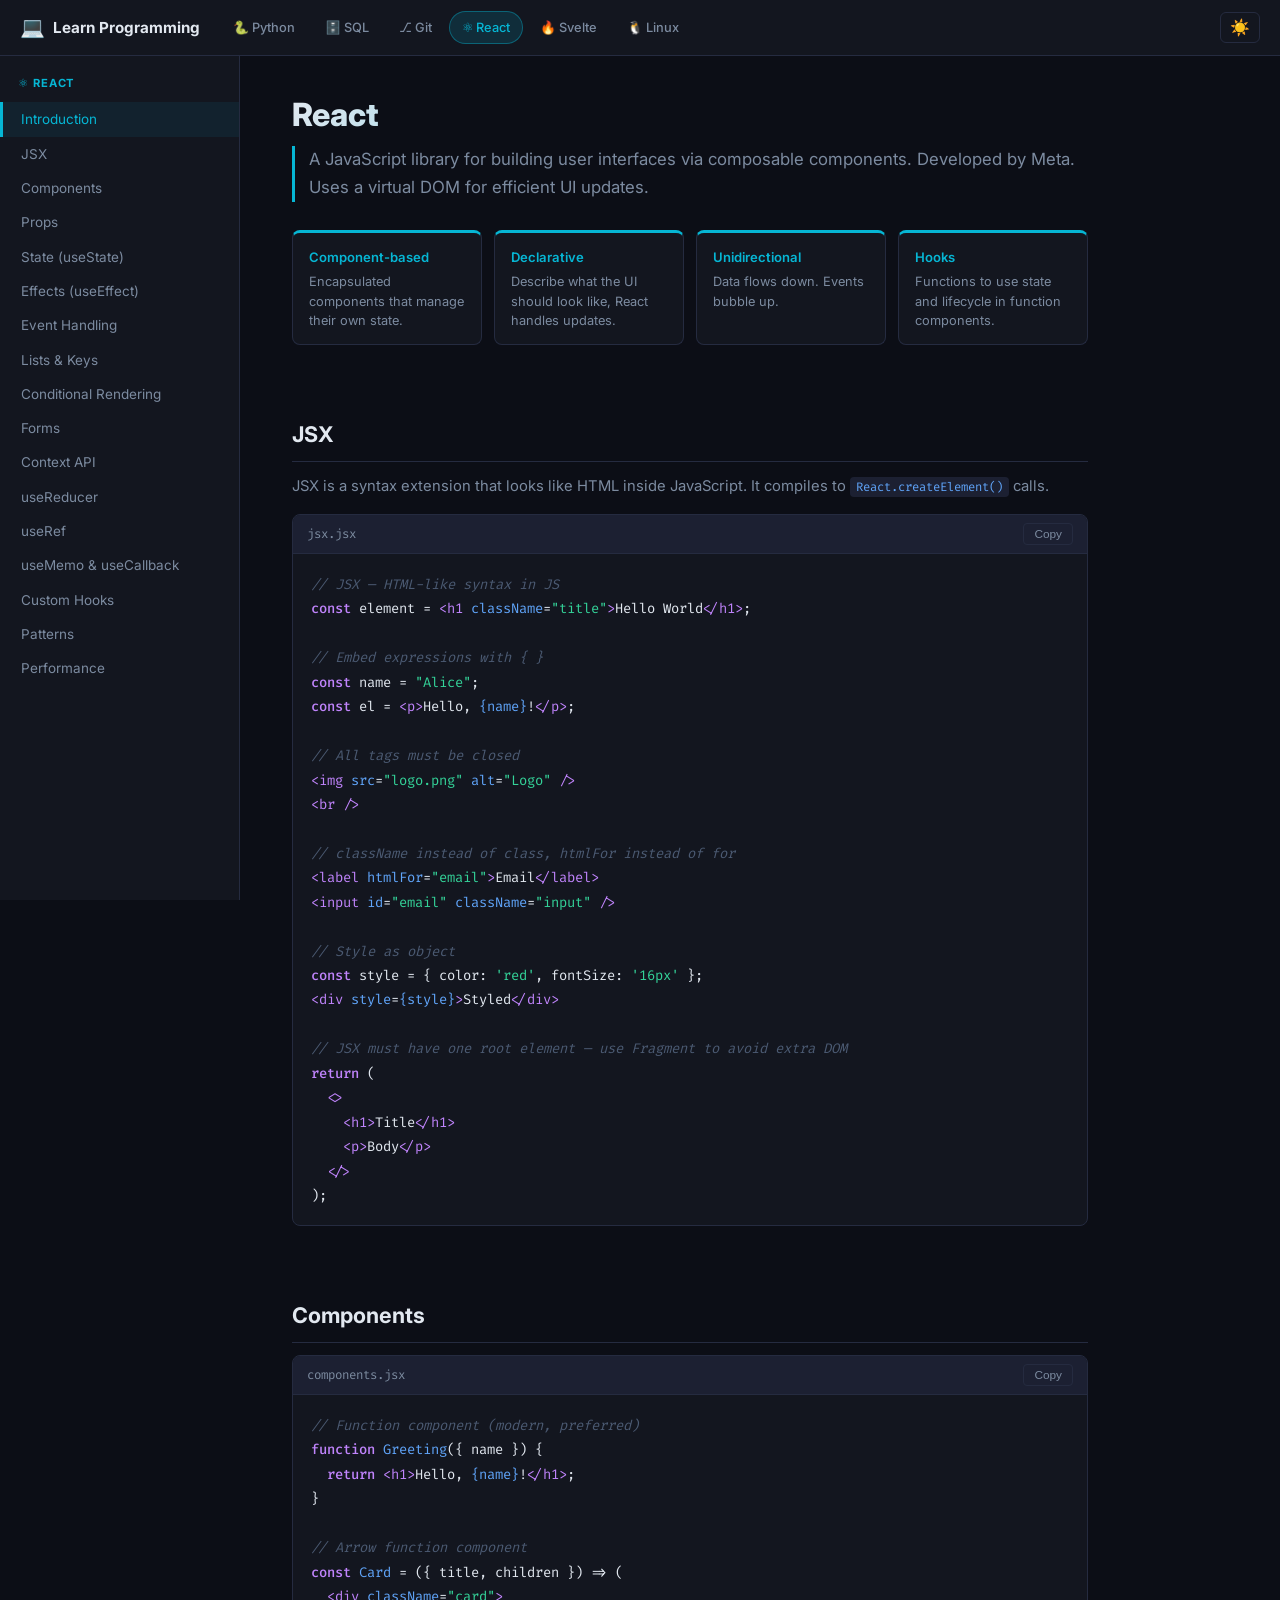
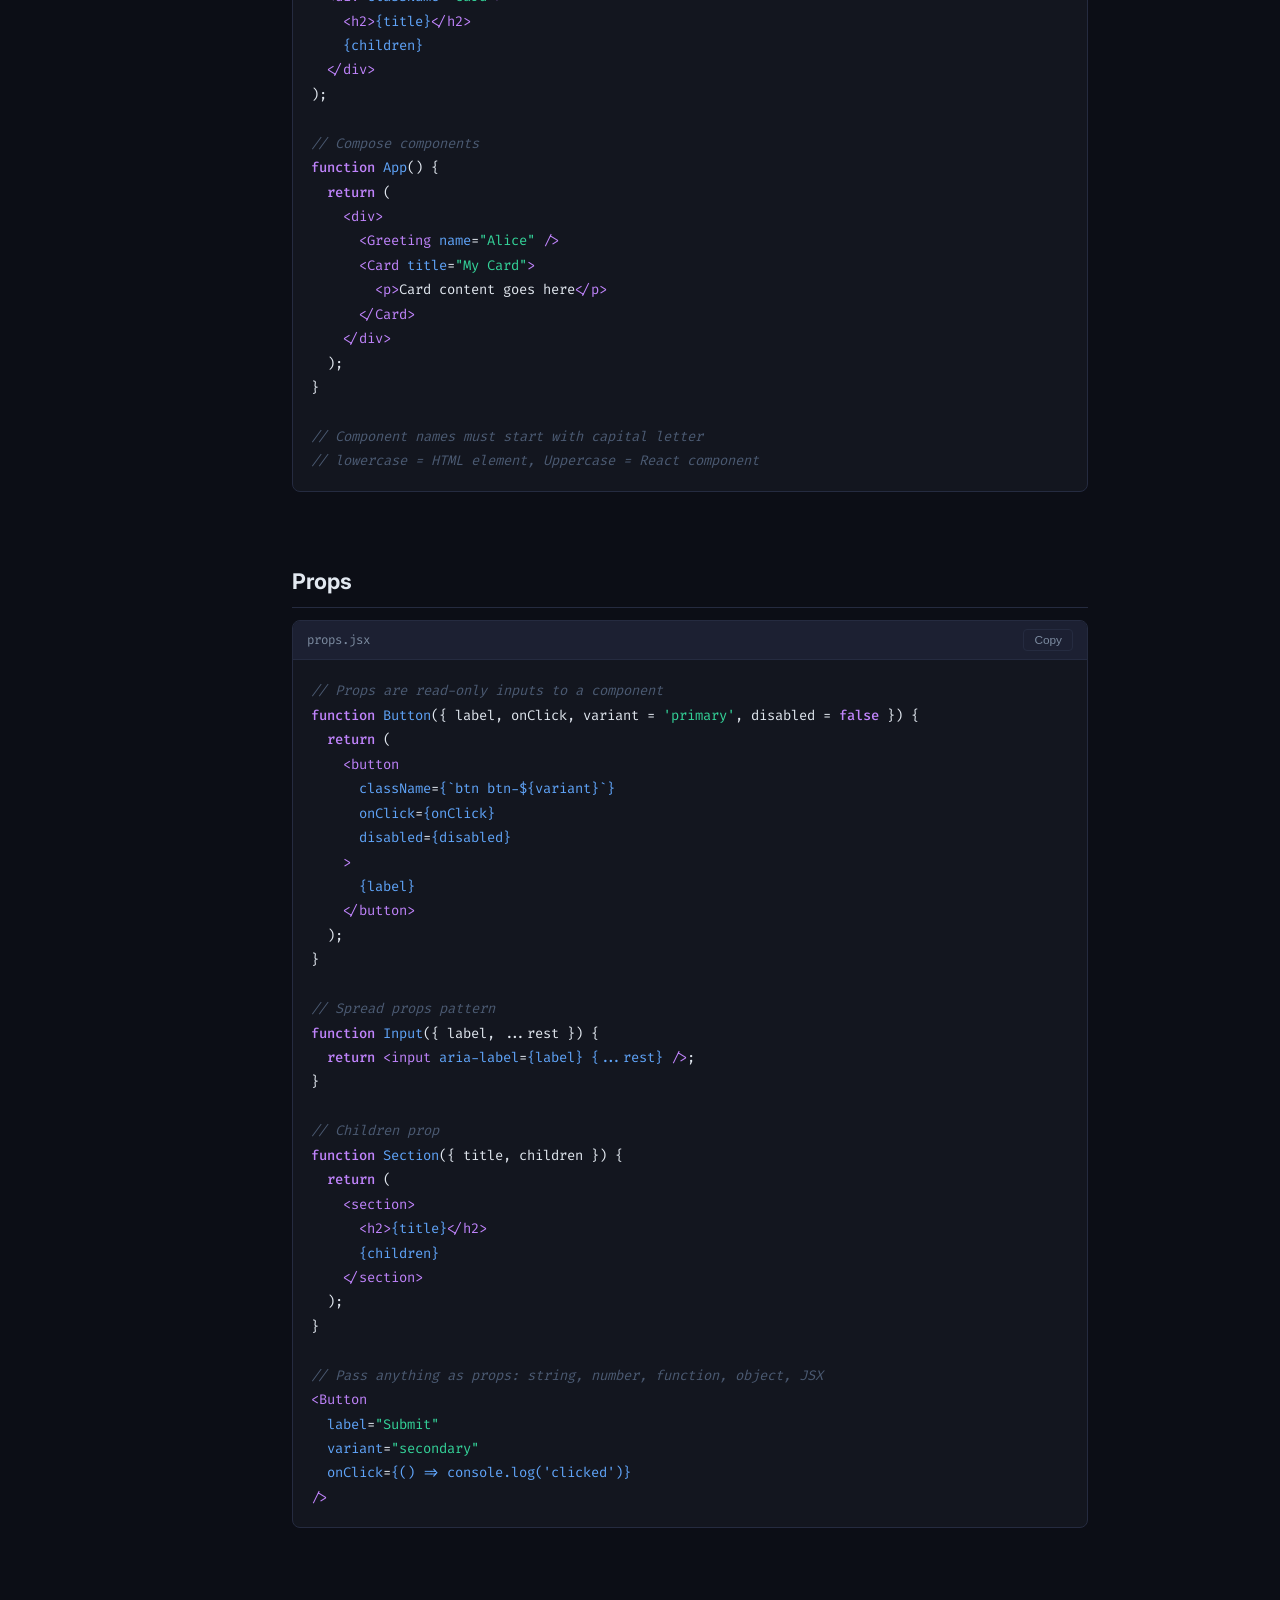
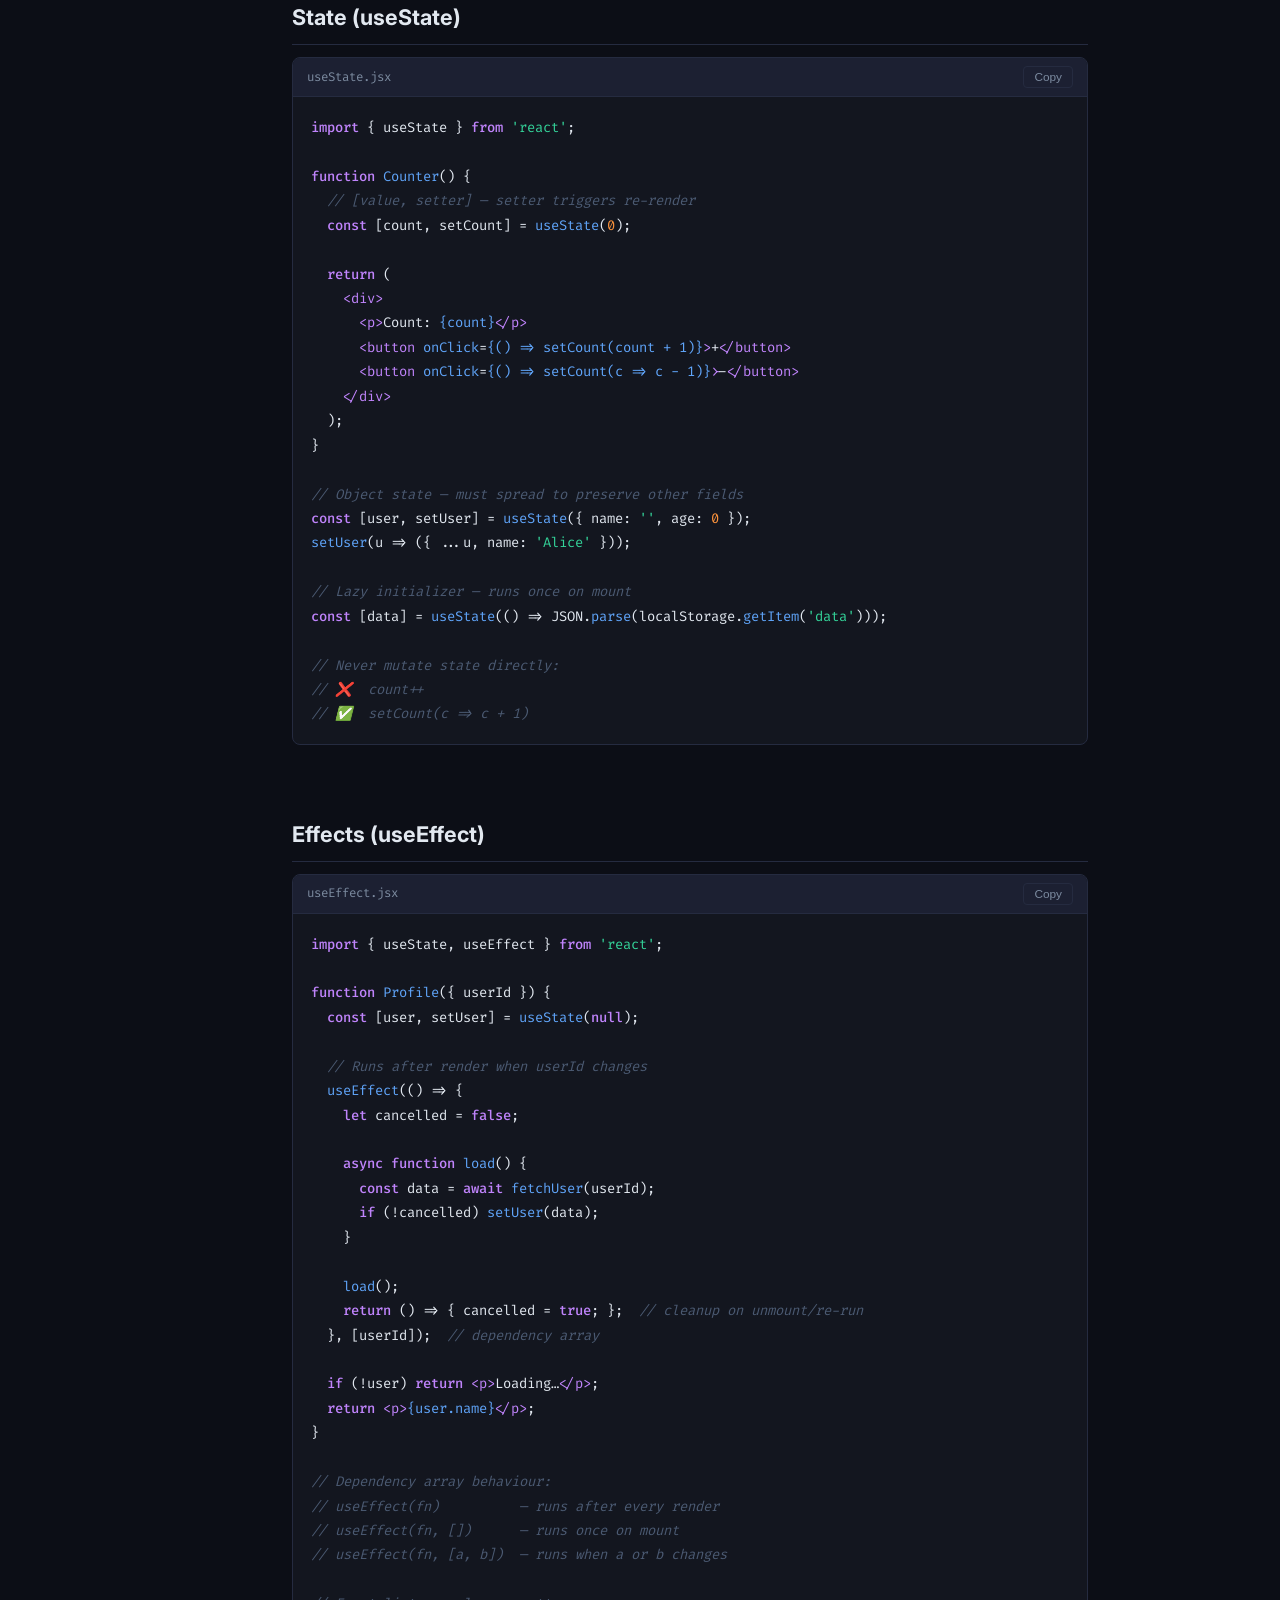
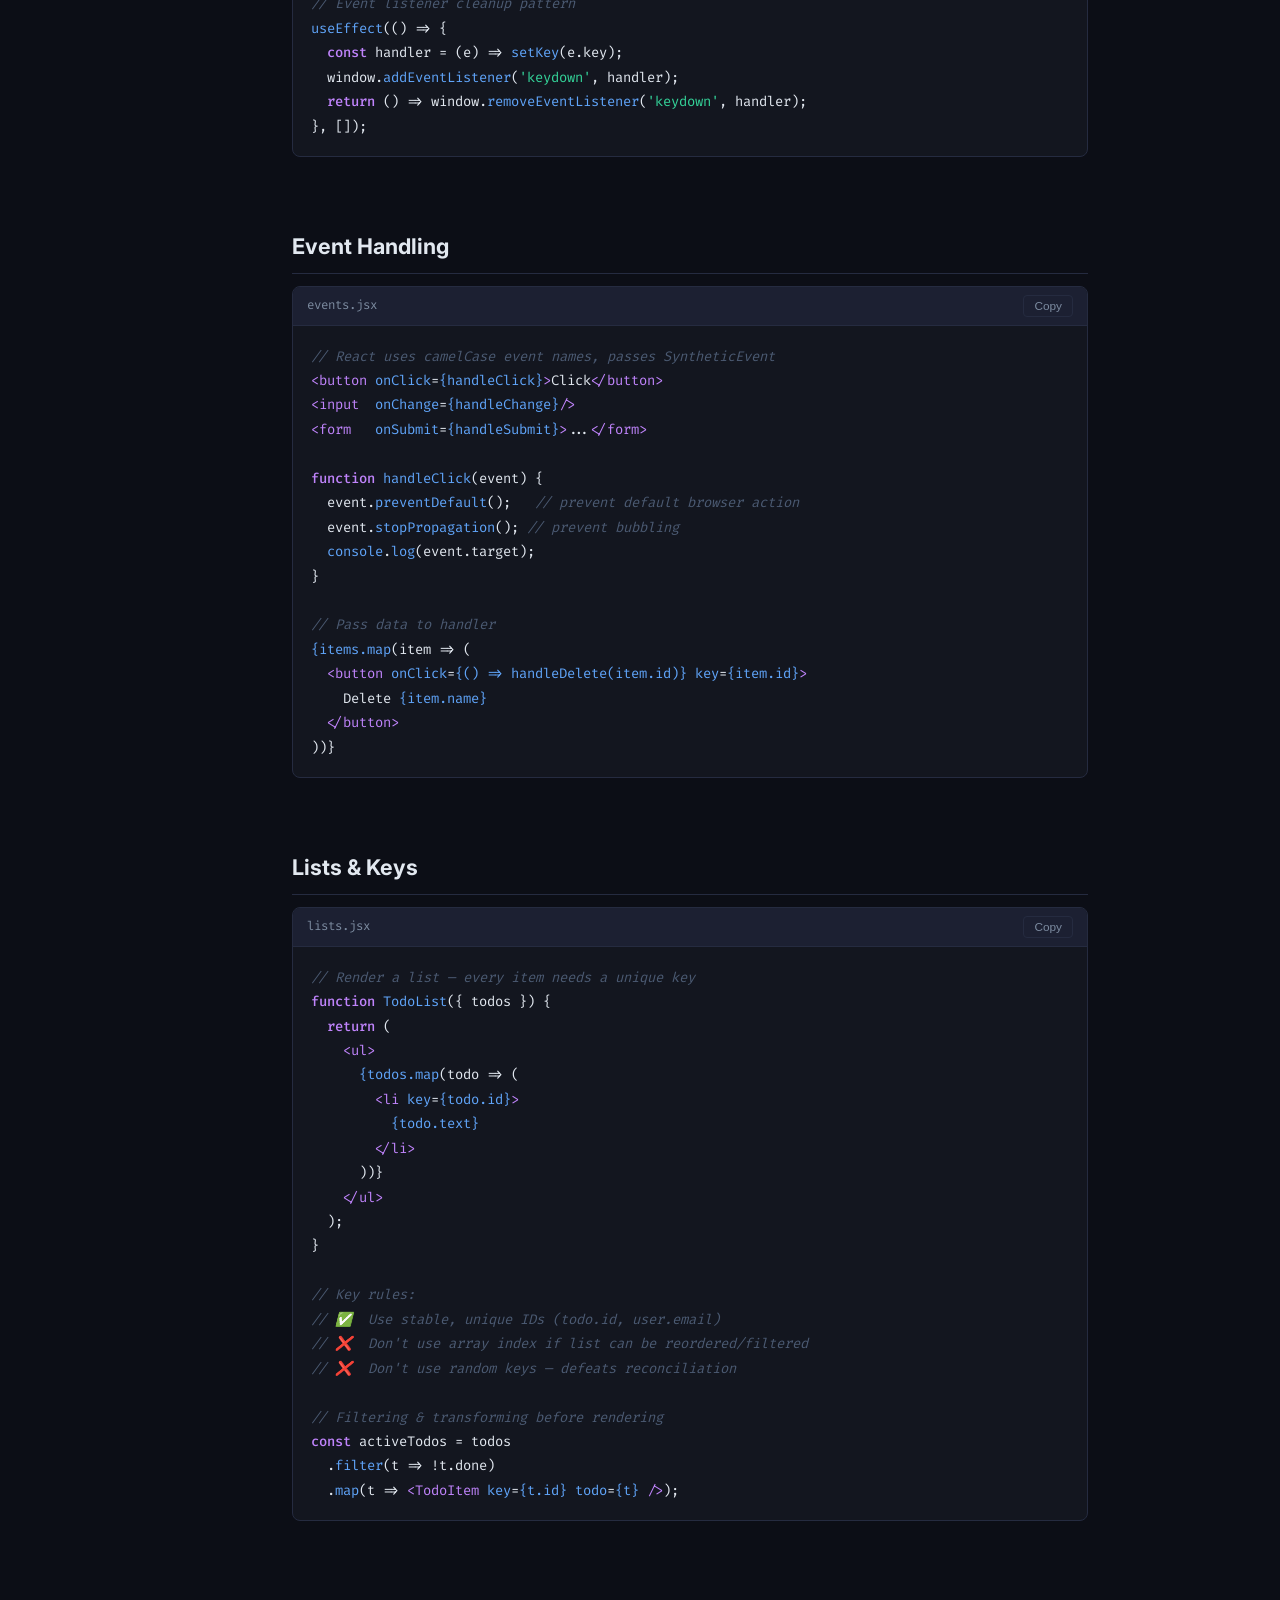
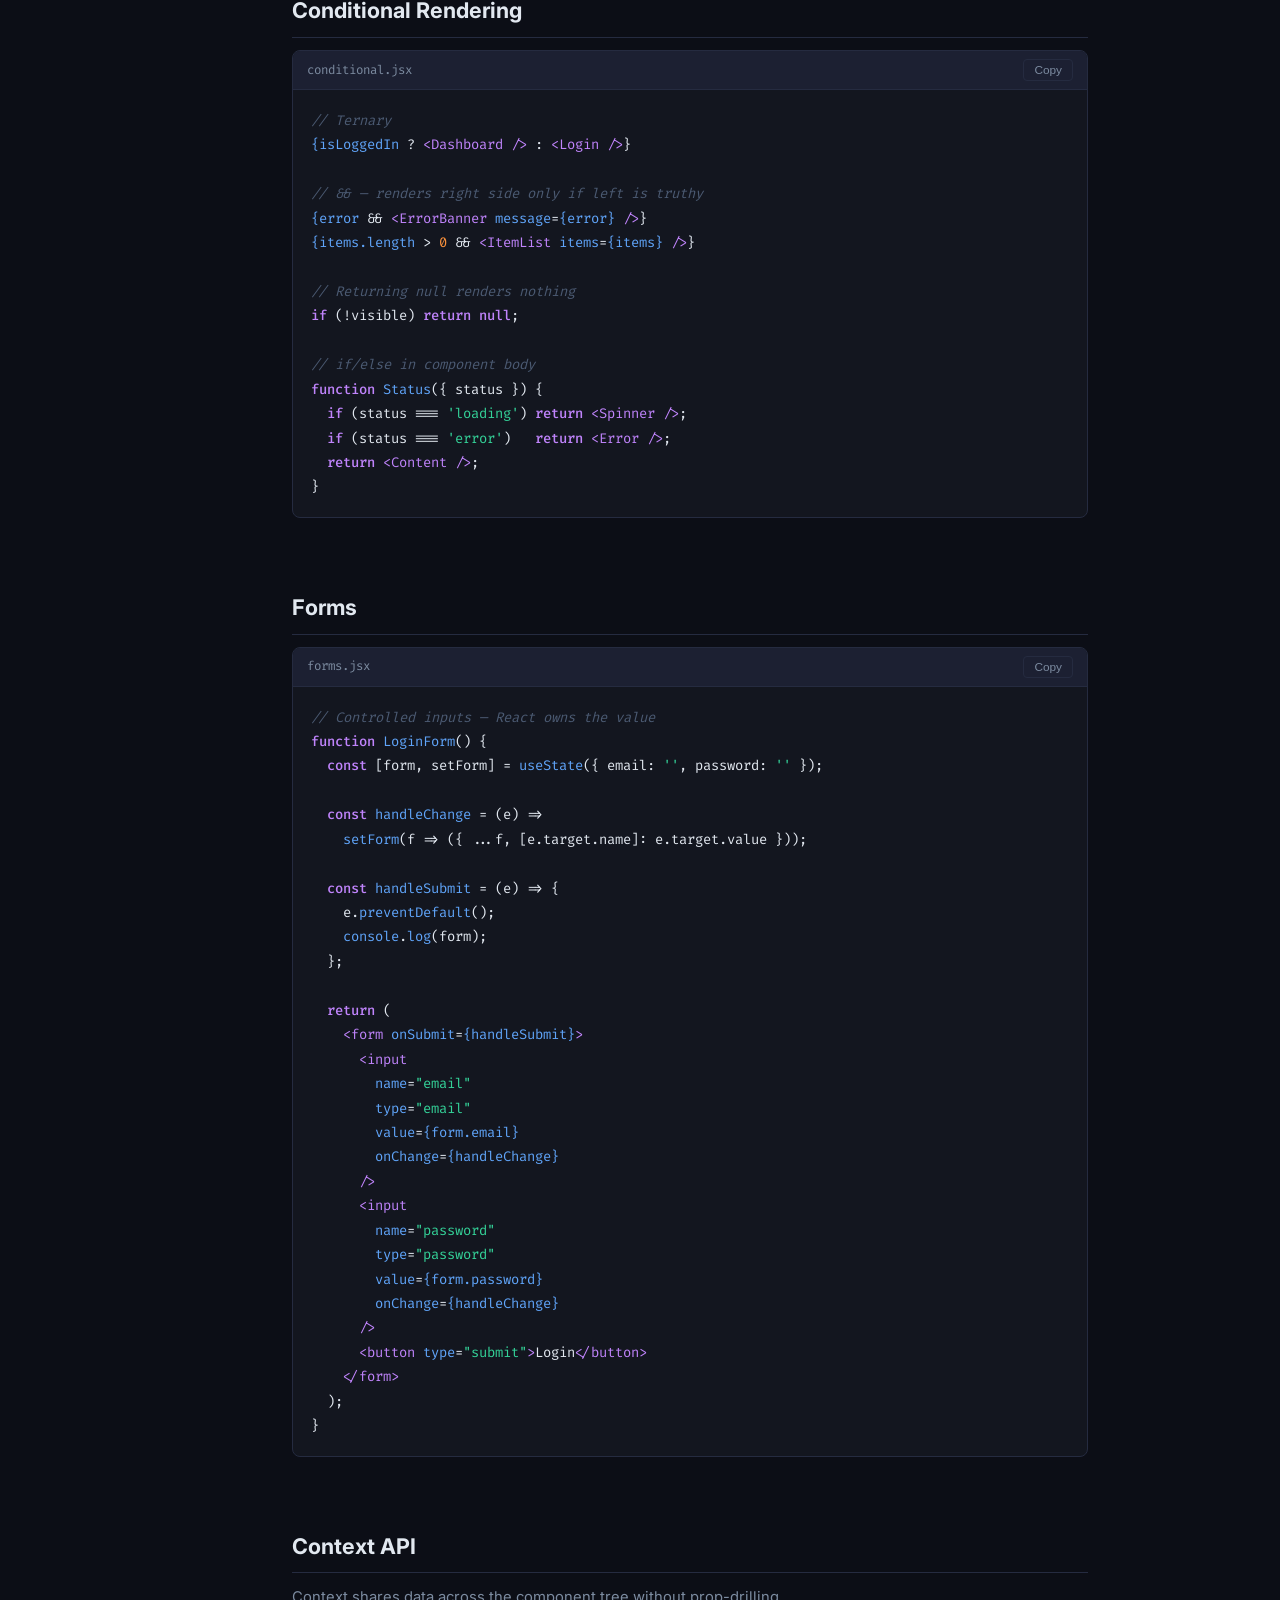
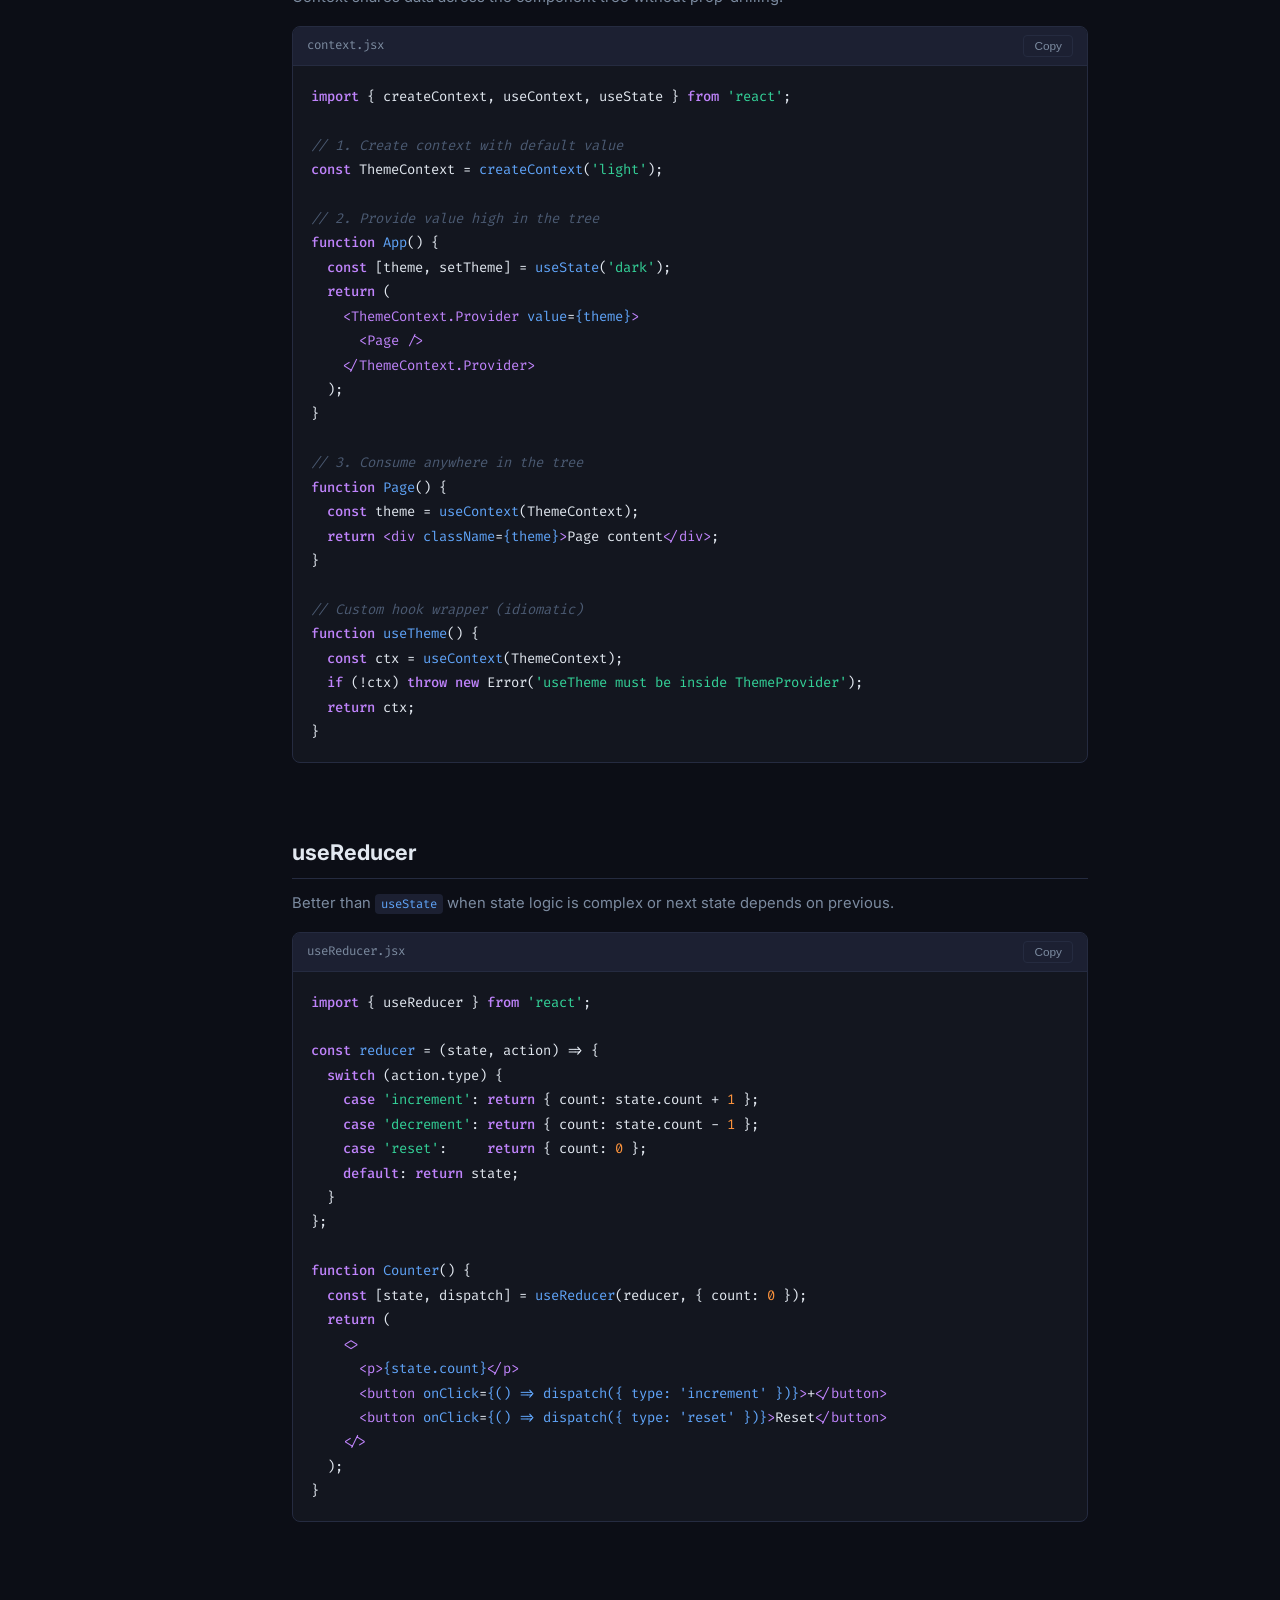
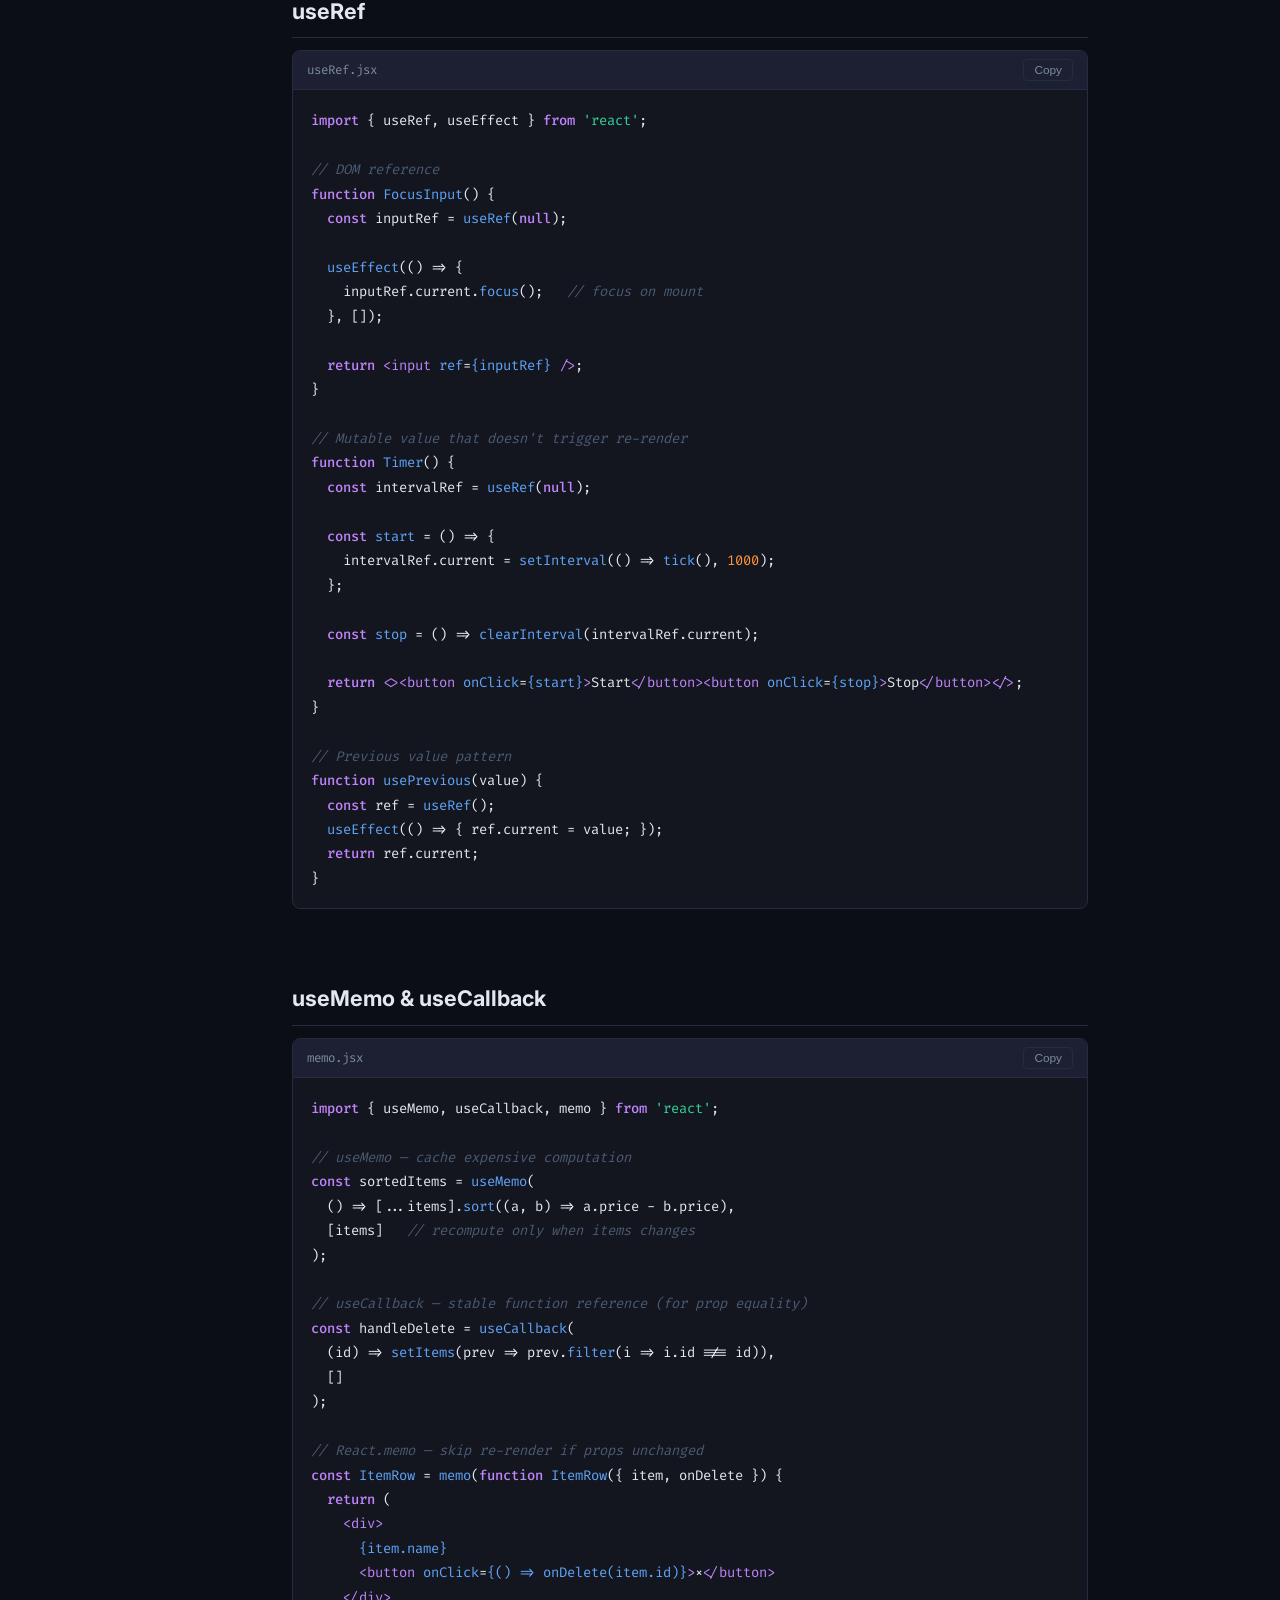
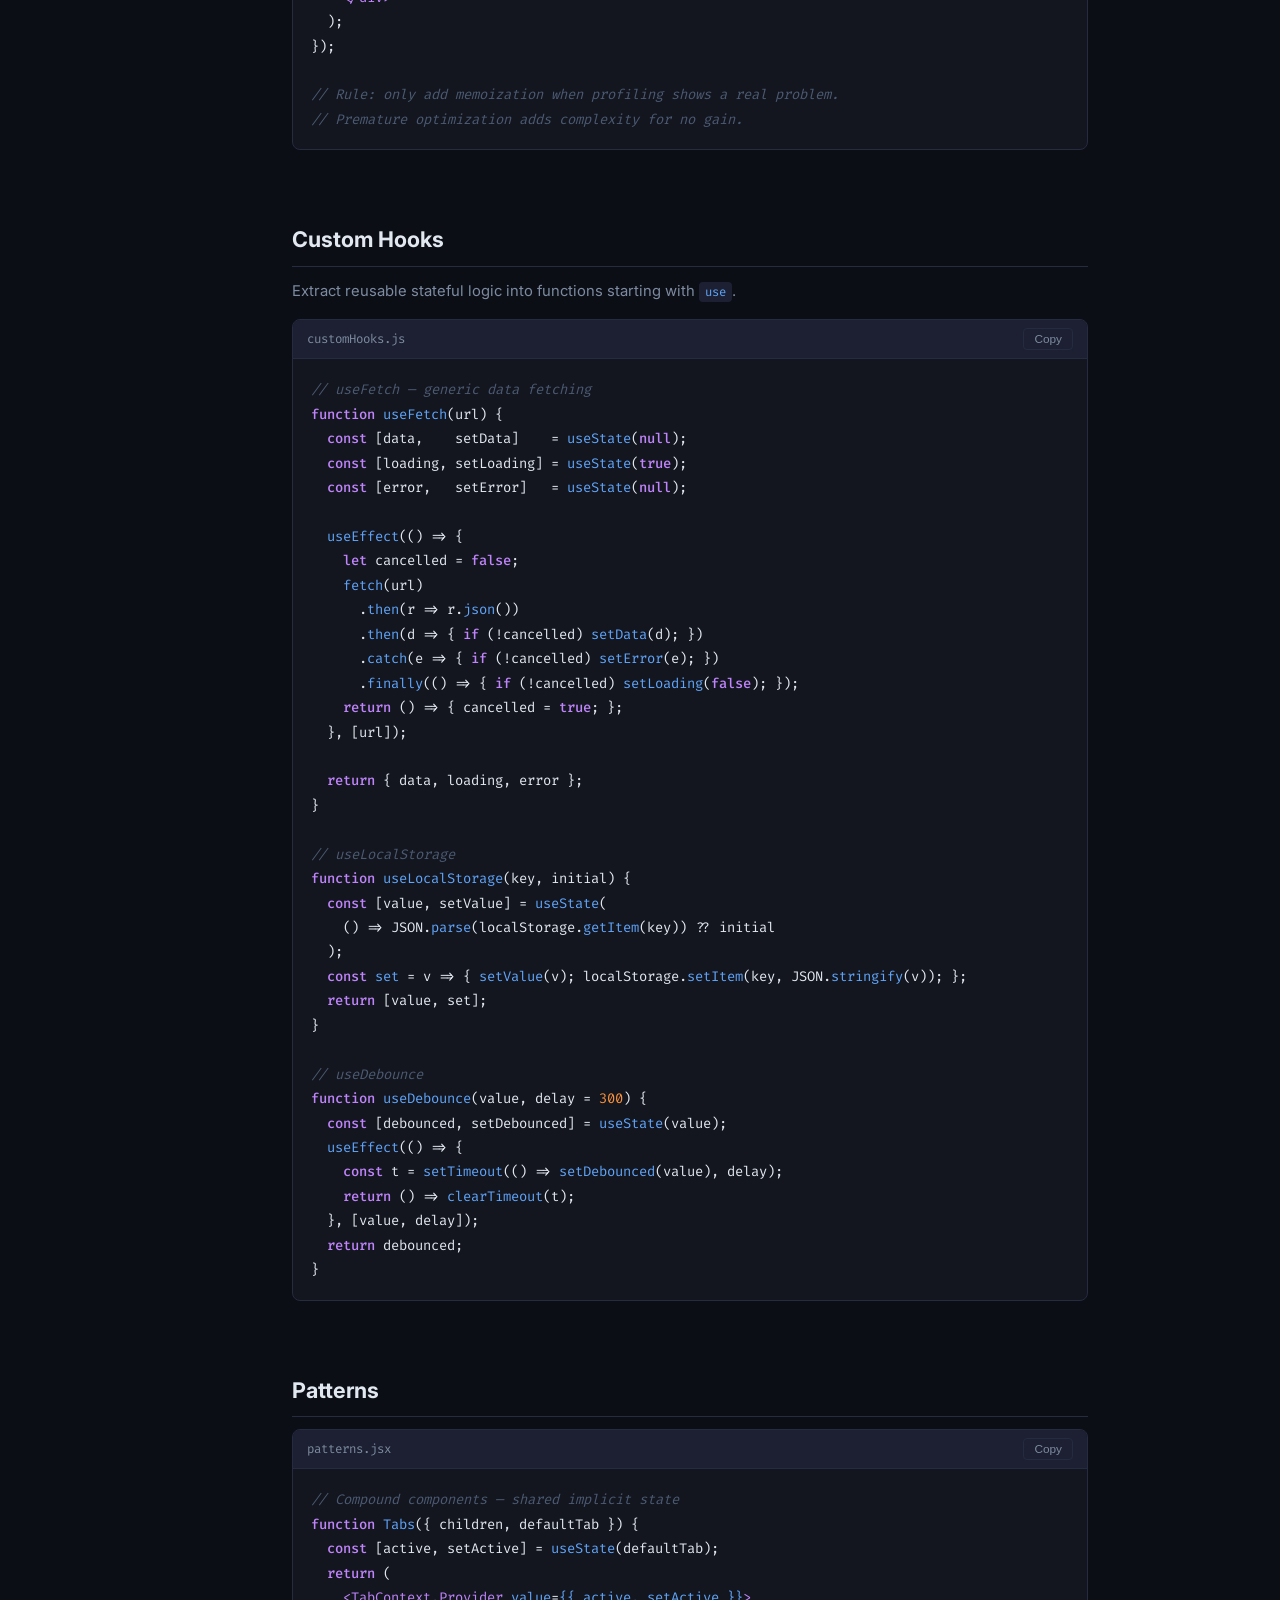
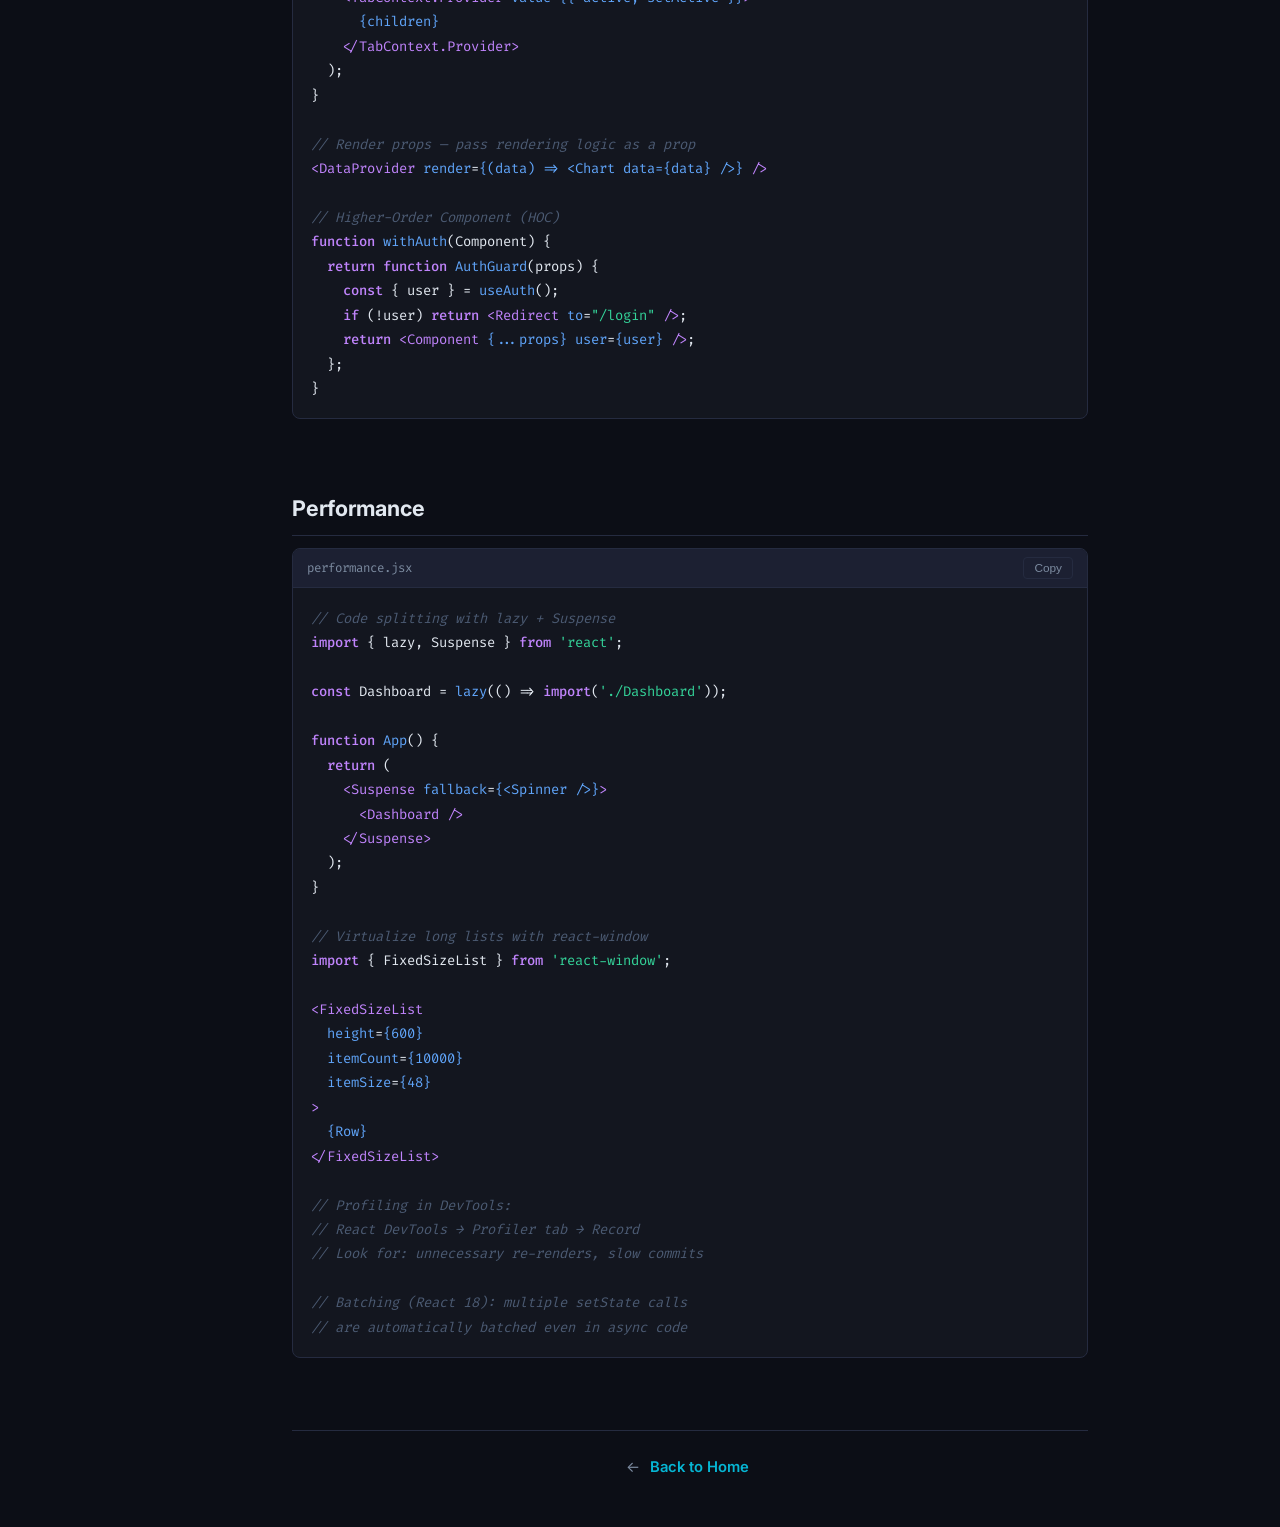
<file: react.html>
<!doctype html>
<html lang="en" data-theme="dark" data-topic="react">
  <head>
    <meta charset="UTF-8" />
    <meta name="viewport" content="width=device-width, initial-scale=1.0" />
    <title>Learn React — Core Concepts</title>
    <link rel="stylesheet" href="styles.css" />
    <link rel="preconnect" href="https://fonts.googleapis.com" />
    <link
      href="https://fonts.googleapis.com/css2?family=Inter:wght@400;500;600;700;800&family=Fira+Code:wght@400;500&display=swap"
      rel="stylesheet"
    />
    <link rel="icon" href="favicon.png" type="image/x-icon" />
  </head>
  <body class="app">
    <div id="progress-bar"></div>
    <div id="overlay"></div>

    <header id="topbar">
      <button id="menu-toggle">&#9776;</button>
      <a href="index.html" class="topbar-brand"
        ><span class="brand-icon">💻</span> Learn Programming</a
      >
      <nav class="topic-pills">
        <a href="python.html" class="topic-pill">🐍 Python</a>
        <a href="sql.html" class="topic-pill">🗄️ SQL</a>
        <a href="git.html" class="topic-pill">⎇ Git</a>
        <a href="react.html" class="topic-pill active">⚛️ React</a>
        <a href="svelte.html" class="topic-pill">🔥 Svelte</a>
        <a href="linux.html" class="topic-pill">🐧 Linux</a>
      </nav>
      <button id="theme-toggle">☀️</button>
    </header>

    <nav id="sidebar">
      <div class="sidebar-header">⚛️ React</div>
      <ul class="nav-list">
        <li><a href="#intro" class="nav-link active">Introduction</a></li>
        <li><a href="#jsx" class="nav-link">JSX</a></li>
        <li><a href="#components" class="nav-link">Components</a></li>
        <li><a href="#props" class="nav-link">Props</a></li>
        <li><a href="#state" class="nav-link">State (useState)</a></li>
        <li><a href="#effects" class="nav-link">Effects (useEffect)</a></li>
        <li><a href="#events" class="nav-link">Event Handling</a></li>
        <li><a href="#lists" class="nav-link">Lists &amp; Keys</a></li>
        <li>
          <a href="#conditional" class="nav-link">Conditional Rendering</a>
        </li>
        <li><a href="#forms" class="nav-link">Forms</a></li>
        <li><a href="#context" class="nav-link">Context API</a></li>
        <li><a href="#reducer" class="nav-link">useReducer</a></li>
        <li><a href="#ref" class="nav-link">useRef</a></li>
        <li><a href="#memo" class="nav-link">useMemo &amp; useCallback</a></li>
        <li><a href="#custom-hooks" class="nav-link">Custom Hooks</a></li>
        <li><a href="#patterns" class="nav-link">Patterns</a></li>
        <li><a href="#performance" class="nav-link">Performance</a></li>
      </ul>
    </nav>

    <main id="content">
      <section id="intro">
        <h1>React</h1>
        <p class="topic-intro">
          A JavaScript library for building user interfaces via composable
          components. Developed by Meta. Uses a virtual DOM for efficient UI
          updates.
        </p>
        <div class="info-grid">
          <div class="info-card">
            <h3>Component-based</h3>
            <p>Encapsulated components that manage their own state.</p>
          </div>
          <div class="info-card">
            <h3>Declarative</h3>
            <p>Describe what the UI should look like, React handles updates.</p>
          </div>
          <div class="info-card">
            <h3>Unidirectional</h3>
            <p>Data flows down. Events bubble up.</p>
          </div>
          <div class="info-card">
            <h3>Hooks</h3>
            <p>Functions to use state and lifecycle in function components.</p>
          </div>
        </div>
      </section>

      <section id="jsx">
        <h2>JSX</h2>
        <p>
          JSX is a syntax extension that looks like HTML inside JavaScript. It
          compiles to <code>React.createElement()</code> calls.
        </p>
        <div class="code-block">
          <div class="code-header">
            <span>jsx.jsx</span><button class="copy-btn">Copy</button>
          </div>
          <pre><code><span class="cm">// JSX — HTML-like syntax in JS</span>
<span class="kw">const</span> element = <span class="tag">&lt;h1</span> <span class="attr">className</span>=<span class="str">"title"</span><span class="tag">&gt;</span>Hello World<span class="tag">&lt;/h1&gt;</span>;

<span class="cm">// Embed expressions with { }</span>
<span class="kw">const</span> name = <span class="str">"Alice"</span>;
<span class="kw">const</span> el = <span class="tag">&lt;p&gt;</span>Hello, <span class="fn">{name}</span>!<span class="tag">&lt;/p&gt;</span>;

<span class="cm">// All tags must be closed</span>
<span class="tag">&lt;img</span> <span class="attr">src</span>=<span class="str">"logo.png"</span> <span class="attr">alt</span>=<span class="str">"Logo"</span> <span class="tag">/&gt;</span>
<span class="tag">&lt;br</span> <span class="tag">/&gt;</span>

<span class="cm">// className instead of class, htmlFor instead of for</span>
<span class="tag">&lt;label</span> <span class="attr">htmlFor</span>=<span class="str">"email"</span><span class="tag">&gt;</span>Email<span class="tag">&lt;/label&gt;</span>
<span class="tag">&lt;input</span> <span class="attr">id</span>=<span class="str">"email"</span> <span class="attr">className</span>=<span class="str">"input"</span> <span class="tag">/&gt;</span>

<span class="cm">// Style as object</span>
<span class="kw">const</span> style = { color: <span class="str">'red'</span>, fontSize: <span class="str">'16px'</span> };
<span class="tag">&lt;div</span> <span class="attr">style</span>=<span class="fn">{style}</span><span class="tag">&gt;</span>Styled<span class="tag">&lt;/div&gt;</span>

<span class="cm">// JSX must have one root element — use Fragment to avoid extra DOM</span>
<span class="kw">return</span> (
  <span class="tag">&lt;&gt;</span>
    <span class="tag">&lt;h1&gt;</span>Title<span class="tag">&lt;/h1&gt;</span>
    <span class="tag">&lt;p&gt;</span>Body<span class="tag">&lt;/p&gt;</span>
  <span class="tag">&lt;/&gt;</span>
);</code></pre>
        </div>
      </section>

      <section id="components">
        <h2>Components</h2>
        <div class="code-block">
          <div class="code-header">
            <span>components.jsx</span><button class="copy-btn">Copy</button>
          </div>
          <pre><code><span class="cm">// Function component (modern, preferred)</span>
<span class="kw">function</span> <span class="fn">Greeting</span>({ name }) {
  <span class="kw">return</span> <span class="tag">&lt;h1&gt;</span>Hello, <span class="fn">{name}</span>!<span class="tag">&lt;/h1&gt;</span>;
}

<span class="cm">// Arrow function component</span>
<span class="kw">const</span> <span class="fn">Card</span> = ({ title, children }) =&gt; (
  <span class="tag">&lt;div</span> <span class="attr">className</span>=<span class="str">"card"</span><span class="tag">&gt;</span>
    <span class="tag">&lt;h2&gt;</span><span class="fn">{title}</span><span class="tag">&lt;/h2&gt;</span>
    <span class="fn">{children}</span>
  <span class="tag">&lt;/div&gt;</span>
);

<span class="cm">// Compose components</span>
<span class="kw">function</span> <span class="fn">App</span>() {
  <span class="kw">return</span> (
    <span class="tag">&lt;div&gt;</span>
      <span class="tag">&lt;Greeting</span> <span class="attr">name</span>=<span class="str">"Alice"</span> <span class="tag">/&gt;</span>
      <span class="tag">&lt;Card</span> <span class="attr">title</span>=<span class="str">"My Card"</span><span class="tag">&gt;</span>
        <span class="tag">&lt;p&gt;</span>Card content goes here<span class="tag">&lt;/p&gt;</span>
      <span class="tag">&lt;/Card&gt;</span>
    <span class="tag">&lt;/div&gt;</span>
  );
}

<span class="cm">// Component names must start with capital letter</span>
<span class="cm">// lowercase = HTML element, Uppercase = React component</span></code></pre>
        </div>
      </section>

      <section id="props">
        <h2>Props</h2>
        <div class="code-block">
          <div class="code-header">
            <span>props.jsx</span><button class="copy-btn">Copy</button>
          </div>
          <pre><code><span class="cm">// Props are read-only inputs to a component</span>
<span class="kw">function</span> <span class="fn">Button</span>({ label, onClick, variant = <span class="str">'primary'</span>, disabled = <span class="kw">false</span> }) {
  <span class="kw">return</span> (
    <span class="tag">&lt;button</span>
      <span class="attr">className</span>=<span class="fn">{`btn btn-${variant}`}</span>
      <span class="attr">onClick</span>=<span class="fn">{onClick}</span>
      <span class="attr">disabled</span>=<span class="fn">{disabled}</span>
    <span class="tag">&gt;</span>
      <span class="fn">{label}</span>
    <span class="tag">&lt;/button&gt;</span>
  );
}

<span class="cm">// Spread props pattern</span>
<span class="kw">function</span> <span class="fn">Input</span>({ label, ...rest }) {
  <span class="kw">return</span> <span class="tag">&lt;input</span> <span class="attr">aria-label</span>=<span class="fn">{label}</span> <span class="fn">{...rest}</span> <span class="tag">/&gt;</span>;
}

<span class="cm">// Children prop</span>
<span class="kw">function</span> <span class="fn">Section</span>({ title, children }) {
  <span class="kw">return</span> (
    <span class="tag">&lt;section&gt;</span>
      <span class="tag">&lt;h2&gt;</span><span class="fn">{title}</span><span class="tag">&lt;/h2&gt;</span>
      <span class="fn">{children}</span>
    <span class="tag">&lt;/section&gt;</span>
  );
}

<span class="cm">// Pass anything as props: string, number, function, object, JSX</span>
<span class="tag">&lt;Button</span>
  <span class="attr">label</span>=<span class="str">"Submit"</span>
  <span class="attr">variant</span>=<span class="str">"secondary"</span>
  <span class="attr">onClick</span>=<span class="fn">{() =&gt; console.log('clicked')}</span>
<span class="tag">/&gt;</span></code></pre>
        </div>
      </section>

      <section id="state">
        <h2>State (useState)</h2>
        <div class="code-block">
          <div class="code-header">
            <span>useState.jsx</span><button class="copy-btn">Copy</button>
          </div>
          <pre><code><span class="kw">import</span> { useState } <span class="kw">from</span> <span class="str">'react'</span>;

<span class="kw">function</span> <span class="fn">Counter</span>() {
  <span class="cm">// [value, setter] — setter triggers re-render</span>
  <span class="kw">const</span> [count, setCount] = <span class="fn">useState</span>(<span class="num">0</span>);

  <span class="kw">return</span> (
    <span class="tag">&lt;div&gt;</span>
      <span class="tag">&lt;p&gt;</span>Count: <span class="fn">{count}</span><span class="tag">&lt;/p&gt;</span>
      <span class="tag">&lt;button</span> <span class="attr">onClick</span>=<span class="fn">{() =&gt; setCount(count + 1)}</span><span class="tag">&gt;</span>+<span class="tag">&lt;/button&gt;</span>
      <span class="tag">&lt;button</span> <span class="attr">onClick</span>=<span class="fn">{() =&gt; setCount(c =&gt; c - 1)}</span><span class="tag">&gt;</span>-<span class="tag">&lt;/button&gt;</span>
    <span class="tag">&lt;/div&gt;</span>
  );
}

<span class="cm">// Object state — must spread to preserve other fields</span>
<span class="kw">const</span> [user, setUser] = <span class="fn">useState</span>({ name: <span class="str">''</span>, age: <span class="num">0</span> });
<span class="fn">setUser</span>(u =&gt; ({ ...u, name: <span class="str">'Alice'</span> }));

<span class="cm">// Lazy initializer — runs once on mount</span>
<span class="kw">const</span> [data] = <span class="fn">useState</span>(() =&gt; JSON.<span class="fn">parse</span>(localStorage.<span class="fn">getItem</span>(<span class="str">'data'</span>)));

<span class="cm">// Never mutate state directly:</span>
<span class="cm">// ❌  count++</span>
<span class="cm">// ✅  setCount(c =&gt; c + 1)</span></code></pre>
        </div>
      </section>

      <section id="effects">
        <h2>Effects (useEffect)</h2>
        <div class="code-block">
          <div class="code-header">
            <span>useEffect.jsx</span><button class="copy-btn">Copy</button>
          </div>
          <pre><code><span class="kw">import</span> { useState, useEffect } <span class="kw">from</span> <span class="str">'react'</span>;

<span class="kw">function</span> <span class="fn">Profile</span>({ userId }) {
  <span class="kw">const</span> [user, setUser] = <span class="fn">useState</span>(<span class="kw">null</span>);

  <span class="cm">// Runs after render when userId changes</span>
  <span class="fn">useEffect</span>(() =&gt; {
    <span class="kw">let</span> cancelled = <span class="kw">false</span>;

    <span class="kw">async function</span> <span class="fn">load</span>() {
      <span class="kw">const</span> data = <span class="kw">await</span> <span class="fn">fetchUser</span>(userId);
      <span class="kw">if</span> (!cancelled) <span class="fn">setUser</span>(data);
    }

    <span class="fn">load</span>();
    <span class="kw">return</span> () =&gt; { cancelled = <span class="kw">true</span>; };  <span class="cm">// cleanup on unmount/re-run</span>
  }, [userId]);  <span class="cm">// dependency array</span>

  <span class="kw">if</span> (!user) <span class="kw">return</span> <span class="tag">&lt;p&gt;</span>Loading…<span class="tag">&lt;/p&gt;</span>;
  <span class="kw">return</span> <span class="tag">&lt;p&gt;</span><span class="fn">{user.name}</span><span class="tag">&lt;/p&gt;</span>;
}

<span class="cm">// Dependency array behaviour:</span>
<span class="cm">// useEffect(fn)          — runs after every render</span>
<span class="cm">// useEffect(fn, [])      — runs once on mount</span>
<span class="cm">// useEffect(fn, [a, b])  — runs when a or b changes</span>

<span class="cm">// Event listener cleanup pattern</span>
<span class="fn">useEffect</span>(() =&gt; {
  <span class="kw">const</span> handler = (e) =&gt; <span class="fn">setKey</span>(e.key);
  window.<span class="fn">addEventListener</span>(<span class="str">'keydown'</span>, handler);
  <span class="kw">return</span> () =&gt; window.<span class="fn">removeEventListener</span>(<span class="str">'keydown'</span>, handler);
}, []);</code></pre>
        </div>
      </section>

      <section id="events">
        <h2>Event Handling</h2>
        <div class="code-block">
          <div class="code-header">
            <span>events.jsx</span><button class="copy-btn">Copy</button>
          </div>
          <pre><code><span class="cm">// React uses camelCase event names, passes SyntheticEvent</span>
<span class="tag">&lt;button</span> <span class="attr">onClick</span>=<span class="fn">{handleClick}</span><span class="tag">&gt;</span>Click<span class="tag">&lt;/button&gt;</span>
<span class="tag">&lt;input</span>  <span class="attr">onChange</span>=<span class="fn">{handleChange}</span><span class="tag">/&gt;</span>
<span class="tag">&lt;form</span>   <span class="attr">onSubmit</span>=<span class="fn">{handleSubmit}</span><span class="tag">&gt;</span>...<span class="tag">&lt;/form&gt;</span>

<span class="kw">function</span> <span class="fn">handleClick</span>(event) {
  event.<span class="fn">preventDefault</span>();   <span class="cm">// prevent default browser action</span>
  event.<span class="fn">stopPropagation</span>(); <span class="cm">// prevent bubbling</span>
  <span class="fn">console</span>.<span class="fn">log</span>(event.target);
}

<span class="cm">// Pass data to handler</span>
<span class="fn">{items.map</span>(item =&gt; (
  <span class="tag">&lt;button</span> <span class="attr">onClick</span>=<span class="fn">{() =&gt; handleDelete(item.id)}</span> <span class="attr">key</span>=<span class="fn">{item.id}</span><span class="tag">&gt;</span>
    Delete <span class="fn">{item.name}</span>
  <span class="tag">&lt;/button&gt;</span>
))}</code></pre>
        </div>
      </section>

      <section id="lists">
        <h2>Lists &amp; Keys</h2>
        <div class="code-block">
          <div class="code-header">
            <span>lists.jsx</span><button class="copy-btn">Copy</button>
          </div>
          <pre><code><span class="cm">// Render a list — every item needs a unique key</span>
<span class="kw">function</span> <span class="fn">TodoList</span>({ todos }) {
  <span class="kw">return</span> (
    <span class="tag">&lt;ul&gt;</span>
      <span class="fn">{todos.map</span>(todo =&gt; (
        <span class="tag">&lt;li</span> <span class="attr">key</span>=<span class="fn">{todo.id}</span><span class="tag">&gt;</span>
          <span class="fn">{todo.text}</span>
        <span class="tag">&lt;/li&gt;</span>
      ))}
    <span class="tag">&lt;/ul&gt;</span>
  );
}

<span class="cm">// Key rules:</span>
<span class="cm">// ✅  Use stable, unique IDs (todo.id, user.email)</span>
<span class="cm">// ❌  Don't use array index if list can be reordered/filtered</span>
<span class="cm">// ❌  Don't use random keys — defeats reconciliation</span>

<span class="cm">// Filtering &amp; transforming before rendering</span>
<span class="kw">const</span> activeTodos = todos
  .<span class="fn">filter</span>(t =&gt; !t.done)
  .<span class="fn">map</span>(t =&gt; <span class="tag">&lt;TodoItem</span> <span class="attr">key</span>=<span class="fn">{t.id}</span> <span class="attr">todo</span>=<span class="fn">{t}</span> <span class="tag">/&gt;</span>);</code></pre>
        </div>
      </section>

      <section id="conditional">
        <h2>Conditional Rendering</h2>
        <div class="code-block">
          <div class="code-header">
            <span>conditional.jsx</span><button class="copy-btn">Copy</button>
          </div>
          <pre><code><span class="cm">// Ternary</span>
<span class="fn">{isLoggedIn</span> ? <span class="tag">&lt;Dashboard</span> <span class="tag">/&gt;</span> : <span class="tag">&lt;Login</span> <span class="tag">/&gt;</span>}

<span class="cm">// && — renders right side only if left is truthy</span>
<span class="fn">{error</span> &amp;&amp; <span class="tag">&lt;ErrorBanner</span> <span class="attr">message</span>=<span class="fn">{error}</span> <span class="tag">/&gt;</span>}
<span class="fn">{items.length</span> &gt; <span class="num">0</span> &amp;&amp; <span class="tag">&lt;ItemList</span> <span class="attr">items</span>=<span class="fn">{items}</span> <span class="tag">/&gt;</span>}

<span class="cm">// Returning null renders nothing</span>
<span class="kw">if</span> (!visible) <span class="kw">return null</span>;

<span class="cm">// if/else in component body</span>
<span class="kw">function</span> <span class="fn">Status</span>({ status }) {
  <span class="kw">if</span> (status === <span class="str">'loading'</span>) <span class="kw">return</span> <span class="tag">&lt;Spinner</span> <span class="tag">/&gt;</span>;
  <span class="kw">if</span> (status === <span class="str">'error'</span>)   <span class="kw">return</span> <span class="tag">&lt;Error</span> <span class="tag">/&gt;</span>;
  <span class="kw">return</span> <span class="tag">&lt;Content</span> <span class="tag">/&gt;</span>;
}</code></pre>
        </div>
      </section>

      <section id="forms">
        <h2>Forms</h2>
        <div class="code-block">
          <div class="code-header">
            <span>forms.jsx</span><button class="copy-btn">Copy</button>
          </div>
          <pre><code><span class="cm">// Controlled inputs — React owns the value</span>
<span class="kw">function</span> <span class="fn">LoginForm</span>() {
  <span class="kw">const</span> [form, setForm] = <span class="fn">useState</span>({ email: <span class="str">''</span>, password: <span class="str">''</span> });

  <span class="kw">const</span> <span class="fn">handleChange</span> = (e) =&gt;
    <span class="fn">setForm</span>(f =&gt; ({ ...f, [e.target.name]: e.target.value }));

  <span class="kw">const</span> <span class="fn">handleSubmit</span> = (e) =&gt; {
    e.<span class="fn">preventDefault</span>();
    <span class="fn">console</span>.<span class="fn">log</span>(form);
  };

  <span class="kw">return</span> (
    <span class="tag">&lt;form</span> <span class="attr">onSubmit</span>=<span class="fn">{handleSubmit}</span><span class="tag">&gt;</span>
      <span class="tag">&lt;input</span>
        <span class="attr">name</span>=<span class="str">"email"</span>
        <span class="attr">type</span>=<span class="str">"email"</span>
        <span class="attr">value</span>=<span class="fn">{form.email}</span>
        <span class="attr">onChange</span>=<span class="fn">{handleChange}</span>
      <span class="tag">/&gt;</span>
      <span class="tag">&lt;input</span>
        <span class="attr">name</span>=<span class="str">"password"</span>
        <span class="attr">type</span>=<span class="str">"password"</span>
        <span class="attr">value</span>=<span class="fn">{form.password}</span>
        <span class="attr">onChange</span>=<span class="fn">{handleChange}</span>
      <span class="tag">/&gt;</span>
      <span class="tag">&lt;button</span> <span class="attr">type</span>=<span class="str">"submit"</span><span class="tag">&gt;</span>Login<span class="tag">&lt;/button&gt;</span>
    <span class="tag">&lt;/form&gt;</span>
  );
}</code></pre>
        </div>
      </section>

      <section id="context">
        <h2>Context API</h2>
        <p>
          Context shares data across the component tree without prop-drilling.
        </p>
        <div class="code-block">
          <div class="code-header">
            <span>context.jsx</span><button class="copy-btn">Copy</button>
          </div>
          <pre><code><span class="kw">import</span> { createContext, useContext, useState } <span class="kw">from</span> <span class="str">'react'</span>;

<span class="cm">// 1. Create context with default value</span>
<span class="kw">const</span> ThemeContext = <span class="fn">createContext</span>(<span class="str">'light'</span>);

<span class="cm">// 2. Provide value high in the tree</span>
<span class="kw">function</span> <span class="fn">App</span>() {
  <span class="kw">const</span> [theme, setTheme] = <span class="fn">useState</span>(<span class="str">'dark'</span>);
  <span class="kw">return</span> (
    <span class="tag">&lt;ThemeContext.Provider</span> <span class="attr">value</span>=<span class="fn">{theme}</span><span class="tag">&gt;</span>
      <span class="tag">&lt;Page</span> <span class="tag">/&gt;</span>
    <span class="tag">&lt;/ThemeContext.Provider&gt;</span>
  );
}

<span class="cm">// 3. Consume anywhere in the tree</span>
<span class="kw">function</span> <span class="fn">Page</span>() {
  <span class="kw">const</span> theme = <span class="fn">useContext</span>(ThemeContext);
  <span class="kw">return</span> <span class="tag">&lt;div</span> <span class="attr">className</span>=<span class="fn">{theme}</span><span class="tag">&gt;</span>Page content<span class="tag">&lt;/div&gt;</span>;
}

<span class="cm">// Custom hook wrapper (idiomatic)</span>
<span class="kw">function</span> <span class="fn">useTheme</span>() {
  <span class="kw">const</span> ctx = <span class="fn">useContext</span>(ThemeContext);
  <span class="kw">if</span> (!ctx) <span class="kw">throw new</span> Error(<span class="str">'useTheme must be inside ThemeProvider'</span>);
  <span class="kw">return</span> ctx;
}</code></pre>
        </div>
      </section>

      <section id="reducer">
        <h2>useReducer</h2>
        <p>
          Better than <code>useState</code> when state logic is complex or next
          state depends on previous.
        </p>
        <div class="code-block">
          <div class="code-header">
            <span>useReducer.jsx</span><button class="copy-btn">Copy</button>
          </div>
          <pre><code><span class="kw">import</span> { useReducer } <span class="kw">from</span> <span class="str">'react'</span>;

<span class="kw">const</span> <span class="fn">reducer</span> = (state, action) =&gt; {
  <span class="kw">switch</span> (action.type) {
    <span class="kw">case</span> <span class="str">'increment'</span>: <span class="kw">return</span> { count: state.count + <span class="num">1</span> };
    <span class="kw">case</span> <span class="str">'decrement'</span>: <span class="kw">return</span> { count: state.count - <span class="num">1</span> };
    <span class="kw">case</span> <span class="str">'reset'</span>:     <span class="kw">return</span> { count: <span class="num">0</span> };
    <span class="kw">default</span>: <span class="kw">return</span> state;
  }
};

<span class="kw">function</span> <span class="fn">Counter</span>() {
  <span class="kw">const</span> [state, dispatch] = <span class="fn">useReducer</span>(reducer, { count: <span class="num">0</span> });
  <span class="kw">return</span> (
    <span class="tag">&lt;&gt;</span>
      <span class="tag">&lt;p&gt;</span><span class="fn">{state.count}</span><span class="tag">&lt;/p&gt;</span>
      <span class="tag">&lt;button</span> <span class="attr">onClick</span>=<span class="fn">{() =&gt; dispatch({ type: 'increment' })}</span><span class="tag">&gt;</span>+<span class="tag">&lt;/button&gt;</span>
      <span class="tag">&lt;button</span> <span class="attr">onClick</span>=<span class="fn">{() =&gt; dispatch({ type: 'reset' })}</span><span class="tag">&gt;</span>Reset<span class="tag">&lt;/button&gt;</span>
    <span class="tag">&lt;/&gt;</span>
  );
}</code></pre>
        </div>
      </section>

      <section id="ref">
        <h2>useRef</h2>
        <div class="code-block">
          <div class="code-header">
            <span>useRef.jsx</span><button class="copy-btn">Copy</button>
          </div>
          <pre><code><span class="kw">import</span> { useRef, useEffect } <span class="kw">from</span> <span class="str">'react'</span>;

<span class="cm">// DOM reference</span>
<span class="kw">function</span> <span class="fn">FocusInput</span>() {
  <span class="kw">const</span> inputRef = <span class="fn">useRef</span>(<span class="kw">null</span>);

  <span class="fn">useEffect</span>(() =&gt; {
    inputRef.current.<span class="fn">focus</span>();   <span class="cm">// focus on mount</span>
  }, []);

  <span class="kw">return</span> <span class="tag">&lt;input</span> <span class="attr">ref</span>=<span class="fn">{inputRef}</span> <span class="tag">/&gt;</span>;
}

<span class="cm">// Mutable value that doesn't trigger re-render</span>
<span class="kw">function</span> <span class="fn">Timer</span>() {
  <span class="kw">const</span> intervalRef = <span class="fn">useRef</span>(<span class="kw">null</span>);

  <span class="kw">const</span> <span class="fn">start</span> = () =&gt; {
    intervalRef.current = <span class="fn">setInterval</span>(() =&gt; <span class="fn">tick</span>(), <span class="num">1000</span>);
  };

  <span class="kw">const</span> <span class="fn">stop</span> = () =&gt; <span class="fn">clearInterval</span>(intervalRef.current);

  <span class="kw">return</span> <span class="tag">&lt;&gt;&lt;button</span> <span class="attr">onClick</span>=<span class="fn">{start}</span><span class="tag">&gt;</span>Start<span class="tag">&lt;/button&gt;&lt;button</span> <span class="attr">onClick</span>=<span class="fn">{stop}</span><span class="tag">&gt;</span>Stop<span class="tag">&lt;/button&gt;&lt;/&gt;</span>;
}

<span class="cm">// Previous value pattern</span>
<span class="kw">function</span> <span class="fn">usePrevious</span>(value) {
  <span class="kw">const</span> ref = <span class="fn">useRef</span>();
  <span class="fn">useEffect</span>(() =&gt; { ref.current = value; });
  <span class="kw">return</span> ref.current;
}</code></pre>
        </div>
      </section>

      <section id="memo">
        <h2>useMemo &amp; useCallback</h2>
        <div class="code-block">
          <div class="code-header">
            <span>memo.jsx</span><button class="copy-btn">Copy</button>
          </div>
          <pre><code><span class="kw">import</span> { useMemo, useCallback, memo } <span class="kw">from</span> <span class="str">'react'</span>;

<span class="cm">// useMemo — cache expensive computation</span>
<span class="kw">const</span> sortedItems = <span class="fn">useMemo</span>(
  () =&gt; [...items].<span class="fn">sort</span>((a, b) =&gt; a.price - b.price),
  [items]   <span class="cm">// recompute only when items changes</span>
);

<span class="cm">// useCallback — stable function reference (for prop equality)</span>
<span class="kw">const</span> handleDelete = <span class="fn">useCallback</span>(
  (id) =&gt; <span class="fn">setItems</span>(prev =&gt; prev.<span class="fn">filter</span>(i =&gt; i.id !== id)),
  []
);

<span class="cm">// React.memo — skip re-render if props unchanged</span>
<span class="kw">const</span> <span class="fn">ItemRow</span> = <span class="fn">memo</span>(<span class="kw">function</span> <span class="fn">ItemRow</span>({ item, onDelete }) {
  <span class="kw">return</span> (
    <span class="tag">&lt;div&gt;</span>
      <span class="fn">{item.name}</span>
      <span class="tag">&lt;button</span> <span class="attr">onClick</span>=<span class="fn">{() =&gt; onDelete(item.id)}</span><span class="tag">&gt;</span>×<span class="tag">&lt;/button&gt;</span>
    <span class="tag">&lt;/div&gt;</span>
  );
});

<span class="cm">// Rule: only add memoization when profiling shows a real problem.</span>
<span class="cm">// Premature optimization adds complexity for no gain.</span></code></pre>
        </div>
      </section>

      <section id="custom-hooks">
        <h2>Custom Hooks</h2>
        <p>
          Extract reusable stateful logic into functions starting with
          <code>use</code>.
        </p>
        <div class="code-block">
          <div class="code-header">
            <span>customHooks.js</span><button class="copy-btn">Copy</button>
          </div>
          <pre><code><span class="cm">// useFetch — generic data fetching</span>
<span class="kw">function</span> <span class="fn">useFetch</span>(url) {
  <span class="kw">const</span> [data,    setData]    = <span class="fn">useState</span>(<span class="kw">null</span>);
  <span class="kw">const</span> [loading, setLoading] = <span class="fn">useState</span>(<span class="kw">true</span>);
  <span class="kw">const</span> [error,   setError]   = <span class="fn">useState</span>(<span class="kw">null</span>);

  <span class="fn">useEffect</span>(() =&gt; {
    <span class="kw">let</span> cancelled = <span class="kw">false</span>;
    <span class="fn">fetch</span>(url)
      .<span class="fn">then</span>(r =&gt; r.<span class="fn">json</span>())
      .<span class="fn">then</span>(d =&gt; { <span class="kw">if</span> (!cancelled) <span class="fn">setData</span>(d); })
      .<span class="fn">catch</span>(e =&gt; { <span class="kw">if</span> (!cancelled) <span class="fn">setError</span>(e); })
      .<span class="fn">finally</span>(() =&gt; { <span class="kw">if</span> (!cancelled) <span class="fn">setLoading</span>(<span class="kw">false</span>); });
    <span class="kw">return</span> () =&gt; { cancelled = <span class="kw">true</span>; };
  }, [url]);

  <span class="kw">return</span> { data, loading, error };
}

<span class="cm">// useLocalStorage</span>
<span class="kw">function</span> <span class="fn">useLocalStorage</span>(key, initial) {
  <span class="kw">const</span> [value, setValue] = <span class="fn">useState</span>(
    () =&gt; JSON.<span class="fn">parse</span>(localStorage.<span class="fn">getItem</span>(key)) ?? initial
  );
  <span class="kw">const</span> <span class="fn">set</span> = v =&gt; { <span class="fn">setValue</span>(v); localStorage.<span class="fn">setItem</span>(key, JSON.<span class="fn">stringify</span>(v)); };
  <span class="kw">return</span> [value, set];
}

<span class="cm">// useDebounce</span>
<span class="kw">function</span> <span class="fn">useDebounce</span>(value, delay = <span class="num">300</span>) {
  <span class="kw">const</span> [debounced, setDebounced] = <span class="fn">useState</span>(value);
  <span class="fn">useEffect</span>(() =&gt; {
    <span class="kw">const</span> t = <span class="fn">setTimeout</span>(() =&gt; <span class="fn">setDebounced</span>(value), delay);
    <span class="kw">return</span> () =&gt; <span class="fn">clearTimeout</span>(t);
  }, [value, delay]);
  <span class="kw">return</span> debounced;
}</code></pre>
        </div>
      </section>

      <section id="patterns">
        <h2>Patterns</h2>
        <div class="code-block">
          <div class="code-header">
            <span>patterns.jsx</span><button class="copy-btn">Copy</button>
          </div>
          <pre><code><span class="cm">// Compound components — shared implicit state</span>
<span class="kw">function</span> <span class="fn">Tabs</span>({ children, defaultTab }) {
  <span class="kw">const</span> [active, setActive] = <span class="fn">useState</span>(defaultTab);
  <span class="kw">return</span> (
    <span class="tag">&lt;TabContext.Provider</span> <span class="attr">value</span>=<span class="fn">{{ active, setActive }}</span><span class="tag">&gt;</span>
      <span class="fn">{children}</span>
    <span class="tag">&lt;/TabContext.Provider&gt;</span>
  );
}

<span class="cm">// Render props — pass rendering logic as a prop</span>
<span class="tag">&lt;DataProvider</span> <span class="attr">render</span>=<span class="fn">{(data) =&gt; &lt;Chart data={data} /&gt;}</span> <span class="tag">/&gt;</span>

<span class="cm">// Higher-Order Component (HOC)</span>
<span class="kw">function</span> <span class="fn">withAuth</span>(Component) {
  <span class="kw">return function</span> <span class="fn">AuthGuard</span>(props) {
    <span class="kw">const</span> { user } = <span class="fn">useAuth</span>();
    <span class="kw">if</span> (!user) <span class="kw">return</span> <span class="tag">&lt;Redirect</span> <span class="attr">to</span>=<span class="str">"/login"</span> <span class="tag">/&gt;</span>;
    <span class="kw">return</span> <span class="tag">&lt;Component</span> <span class="fn">{...props}</span> <span class="attr">user</span>=<span class="fn">{user}</span> <span class="tag">/&gt;</span>;
  };
}</code></pre>
        </div>
      </section>

      <section id="performance">
        <h2>Performance</h2>
        <div class="code-block">
          <div class="code-header">
            <span>performance.jsx</span><button class="copy-btn">Copy</button>
          </div>
          <pre><code><span class="cm">// Code splitting with lazy + Suspense</span>
<span class="kw">import</span> { lazy, Suspense } <span class="kw">from</span> <span class="str">'react'</span>;

<span class="kw">const</span> Dashboard = <span class="fn">lazy</span>(() =&gt; <span class="kw">import</span>(<span class="str">'./Dashboard'</span>));

<span class="kw">function</span> <span class="fn">App</span>() {
  <span class="kw">return</span> (
    <span class="tag">&lt;Suspense</span> <span class="attr">fallback</span>=<span class="fn">{&lt;Spinner /&gt;}</span><span class="tag">&gt;</span>
      <span class="tag">&lt;Dashboard</span> <span class="tag">/&gt;</span>
    <span class="tag">&lt;/Suspense&gt;</span>
  );
}

<span class="cm">// Virtualize long lists with react-window</span>
<span class="kw">import</span> { FixedSizeList } <span class="kw">from</span> <span class="str">'react-window'</span>;

<span class="tag">&lt;FixedSizeList</span>
  <span class="attr">height</span>=<span class="fn">{600}</span>
  <span class="attr">itemCount</span>=<span class="fn">{10000}</span>
  <span class="attr">itemSize</span>=<span class="fn">{48}</span>
<span class="tag">&gt;</span>
  <span class="fn">{Row}</span>
<span class="tag">&lt;/FixedSizeList&gt;</span>

<span class="cm">// Profiling in DevTools:</span>
<span class="cm">// React DevTools → Profiler tab → Record</span>
<span class="cm">// Look for: unnecessary re-renders, slow commits</span>

<span class="cm">// Batching (React 18): multiple setState calls</span>
<span class="cm">// are automatically batched even in async code</span></code></pre>
        </div>
      </section>

      <footer>
        <p>← <a href="index.html">Back to Home</a></p>
      </footer>
    </main>
    <script src="script.js"></script>
  </body>
</html>
</file>
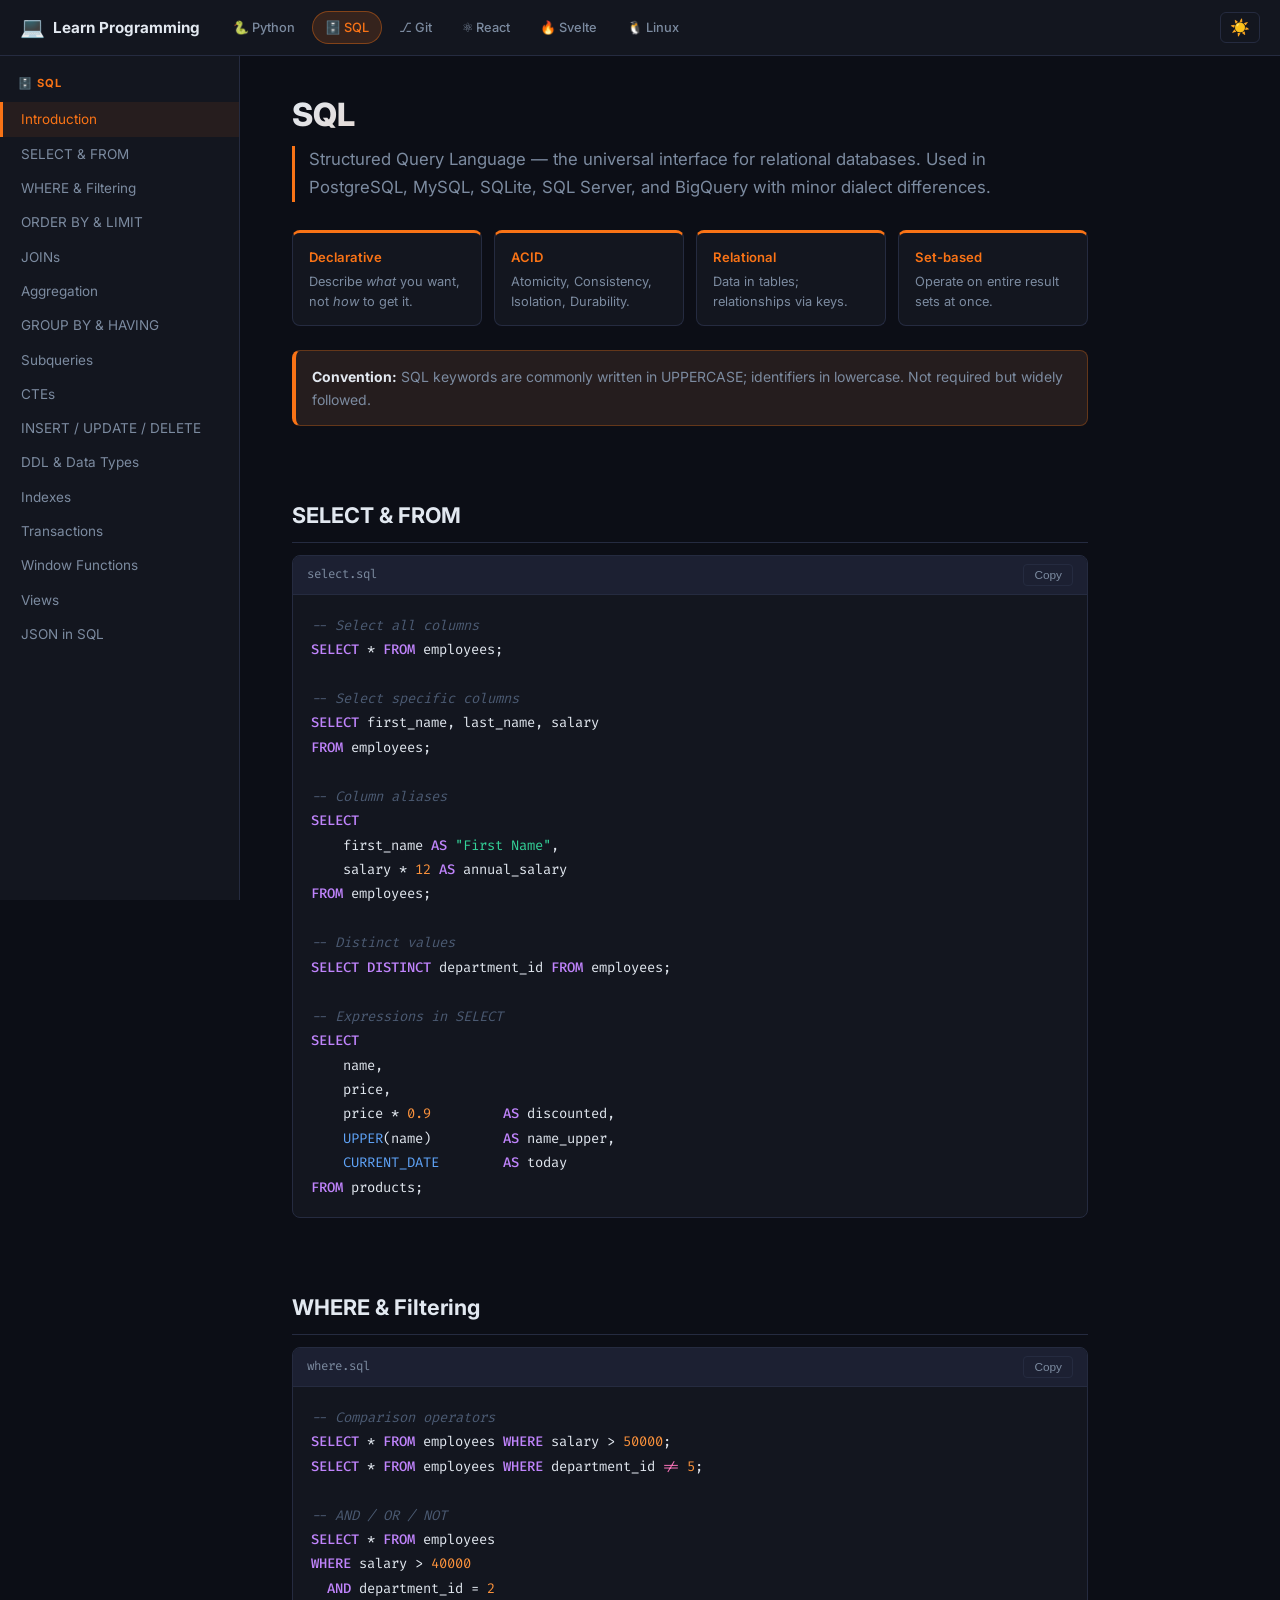
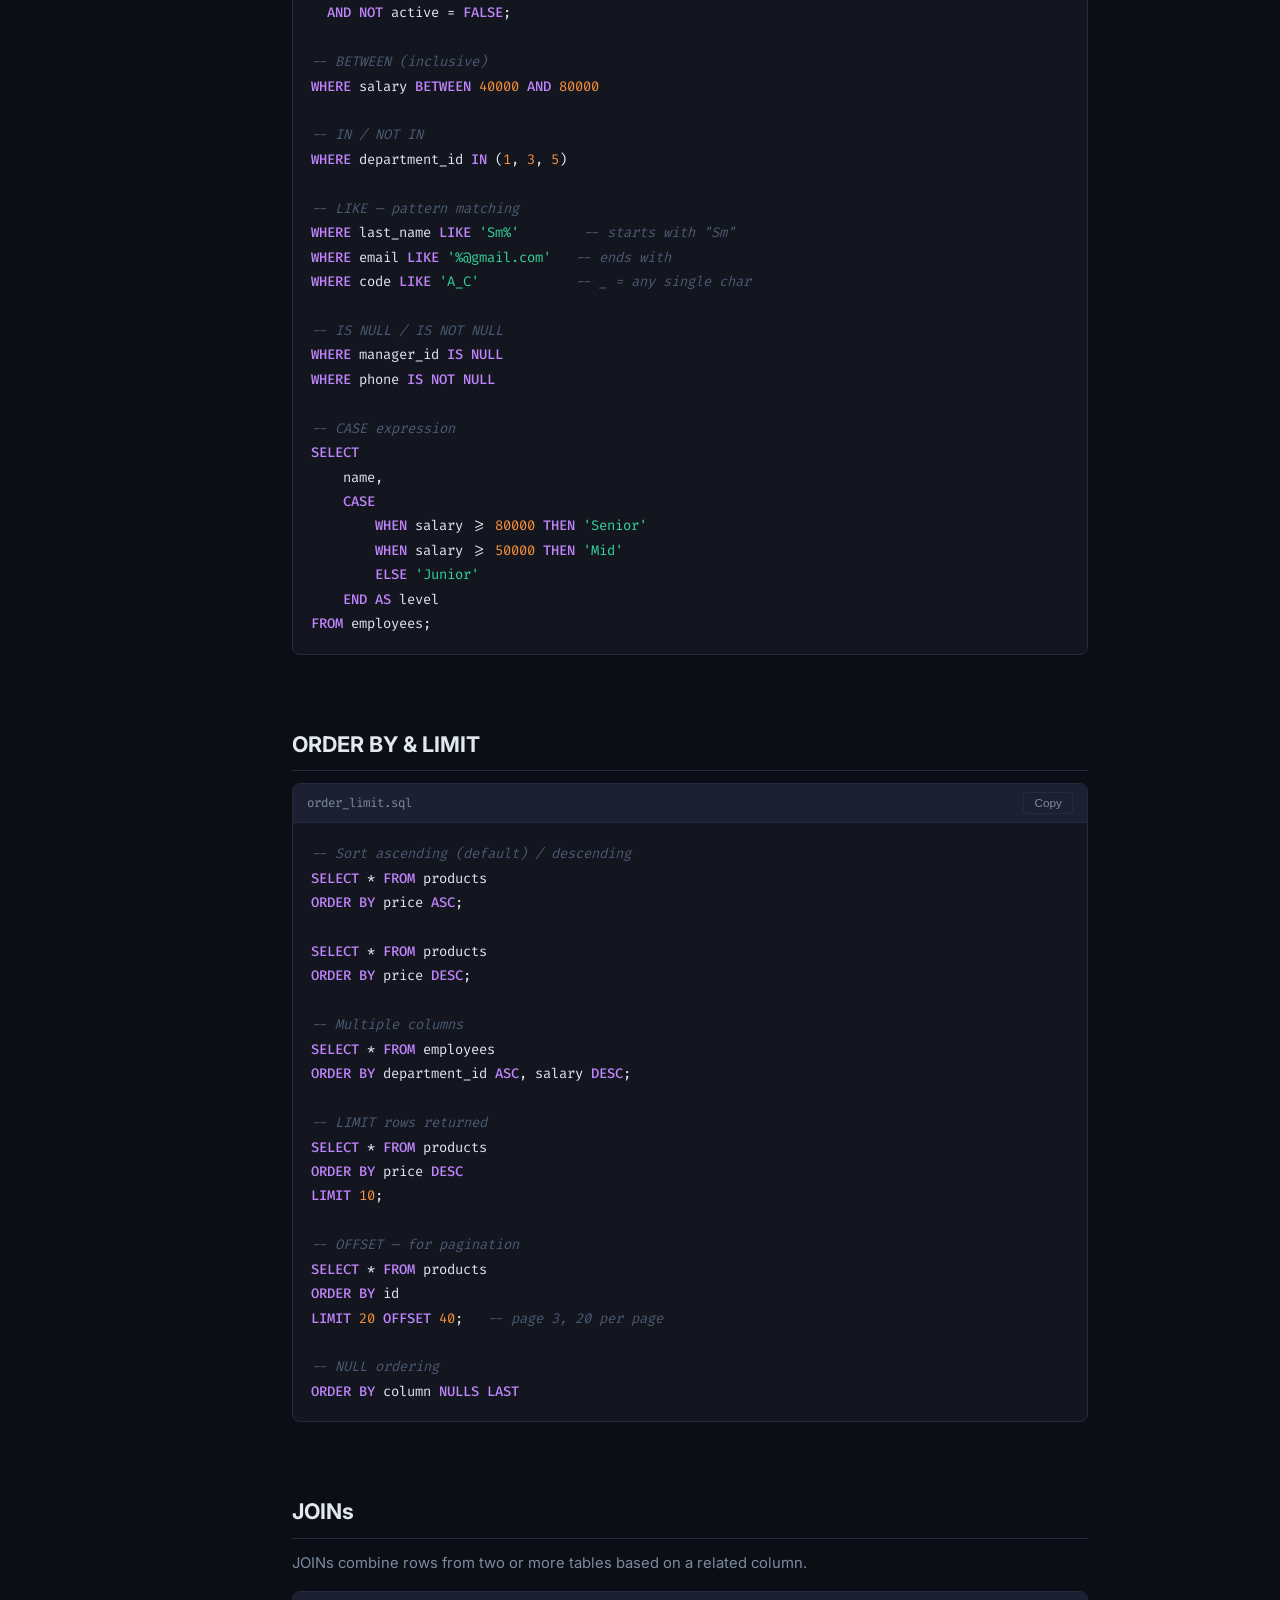
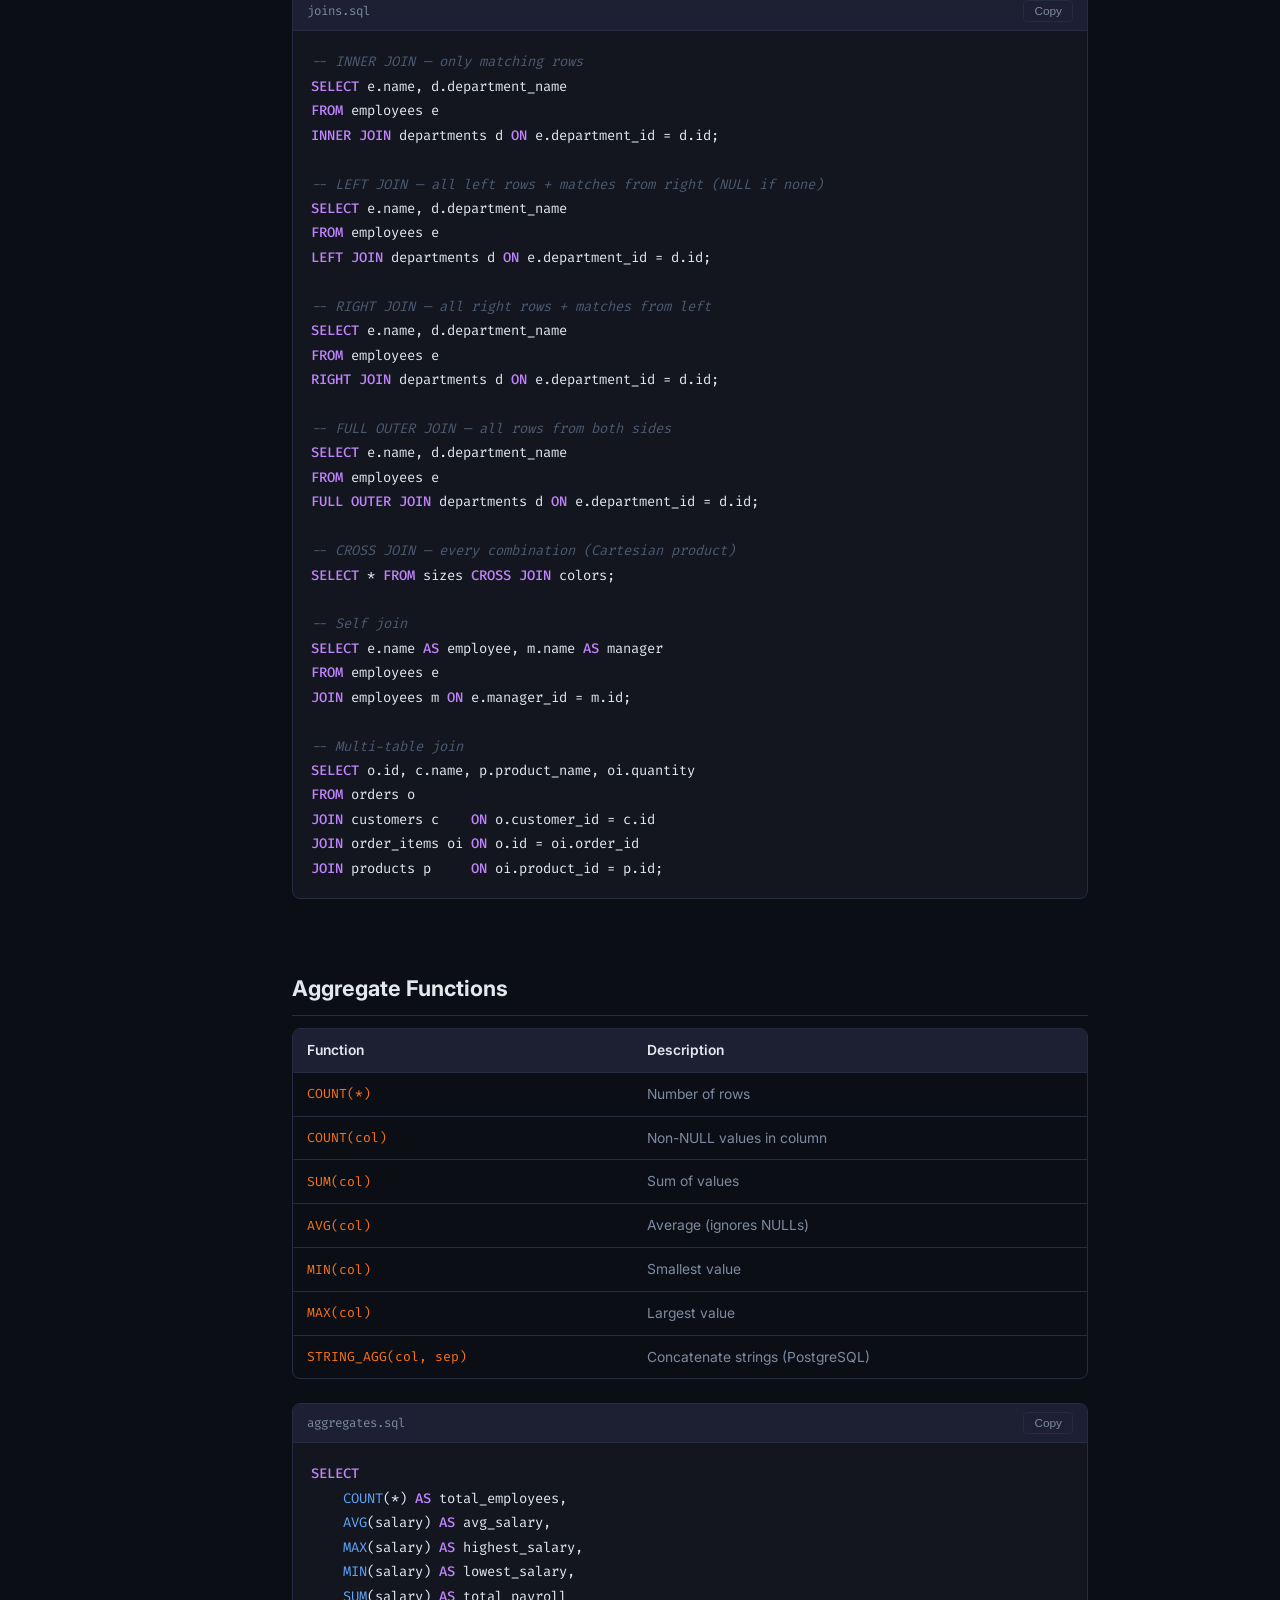
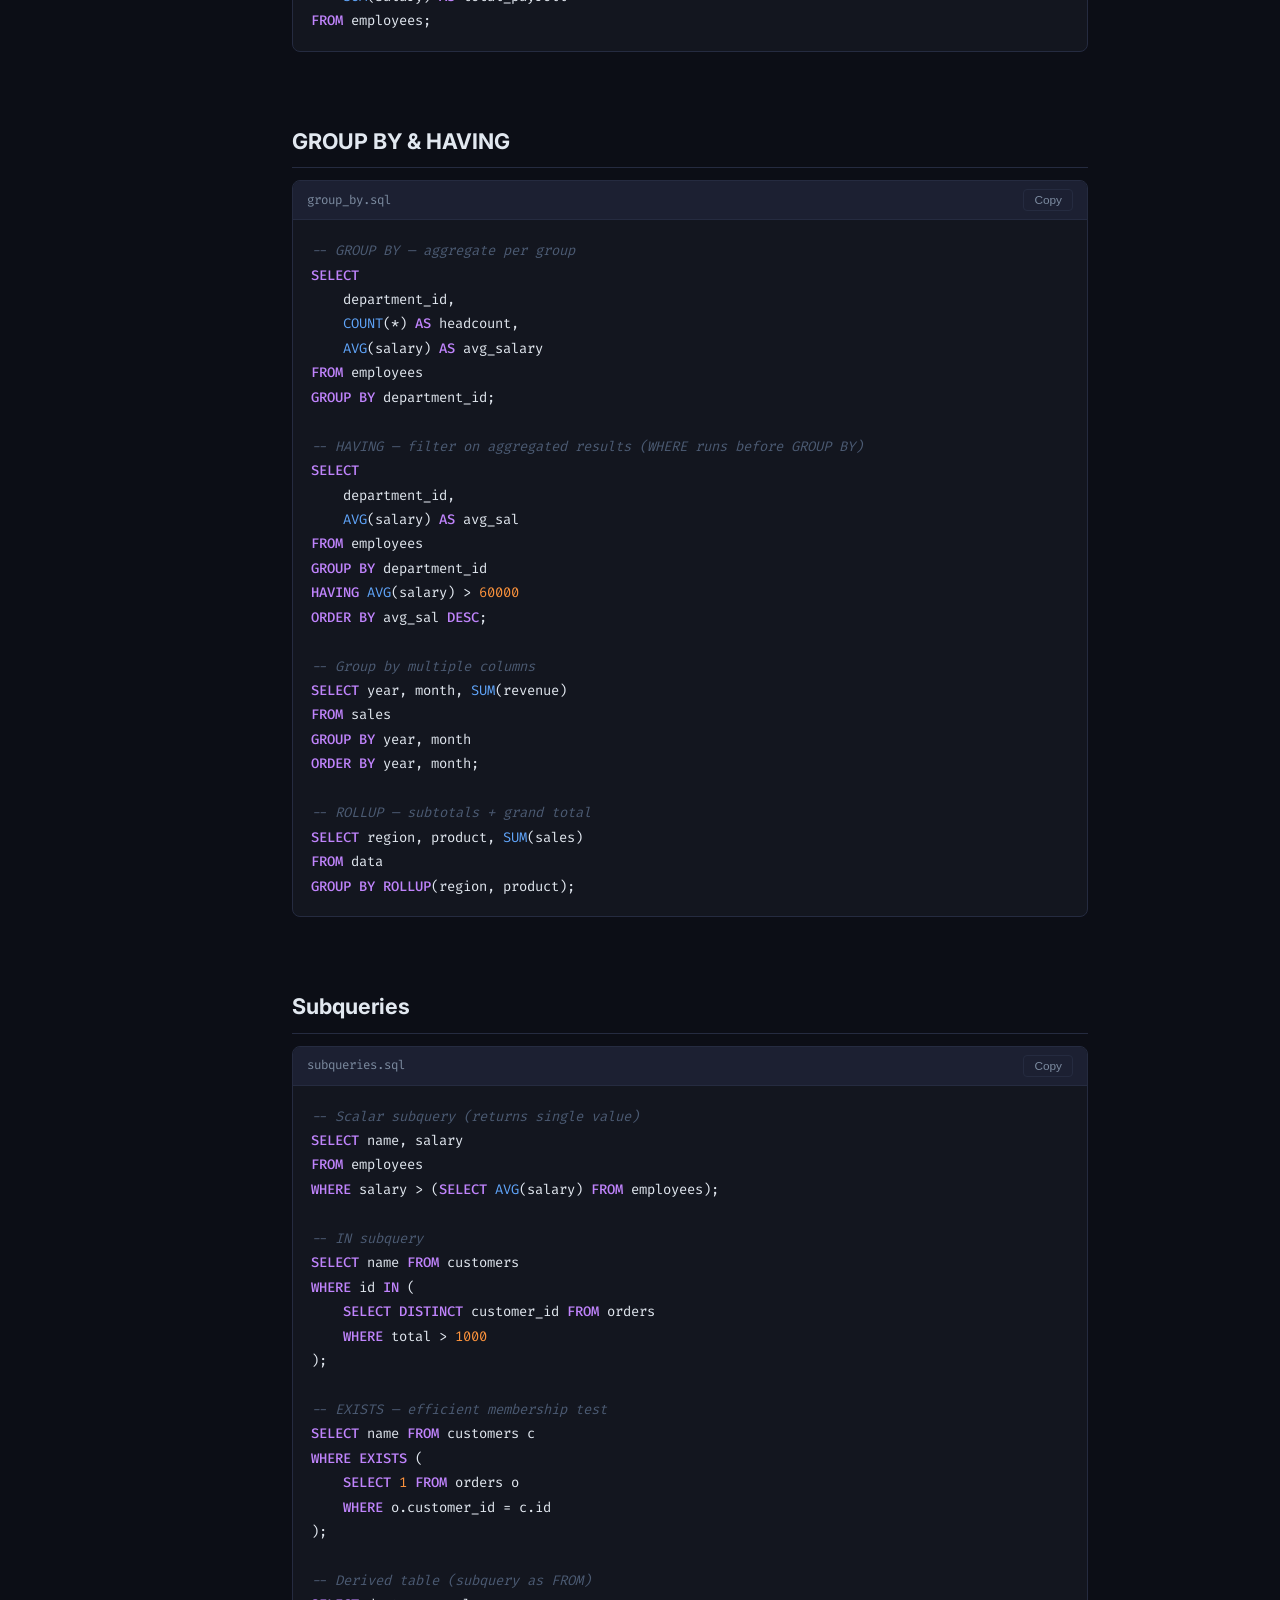
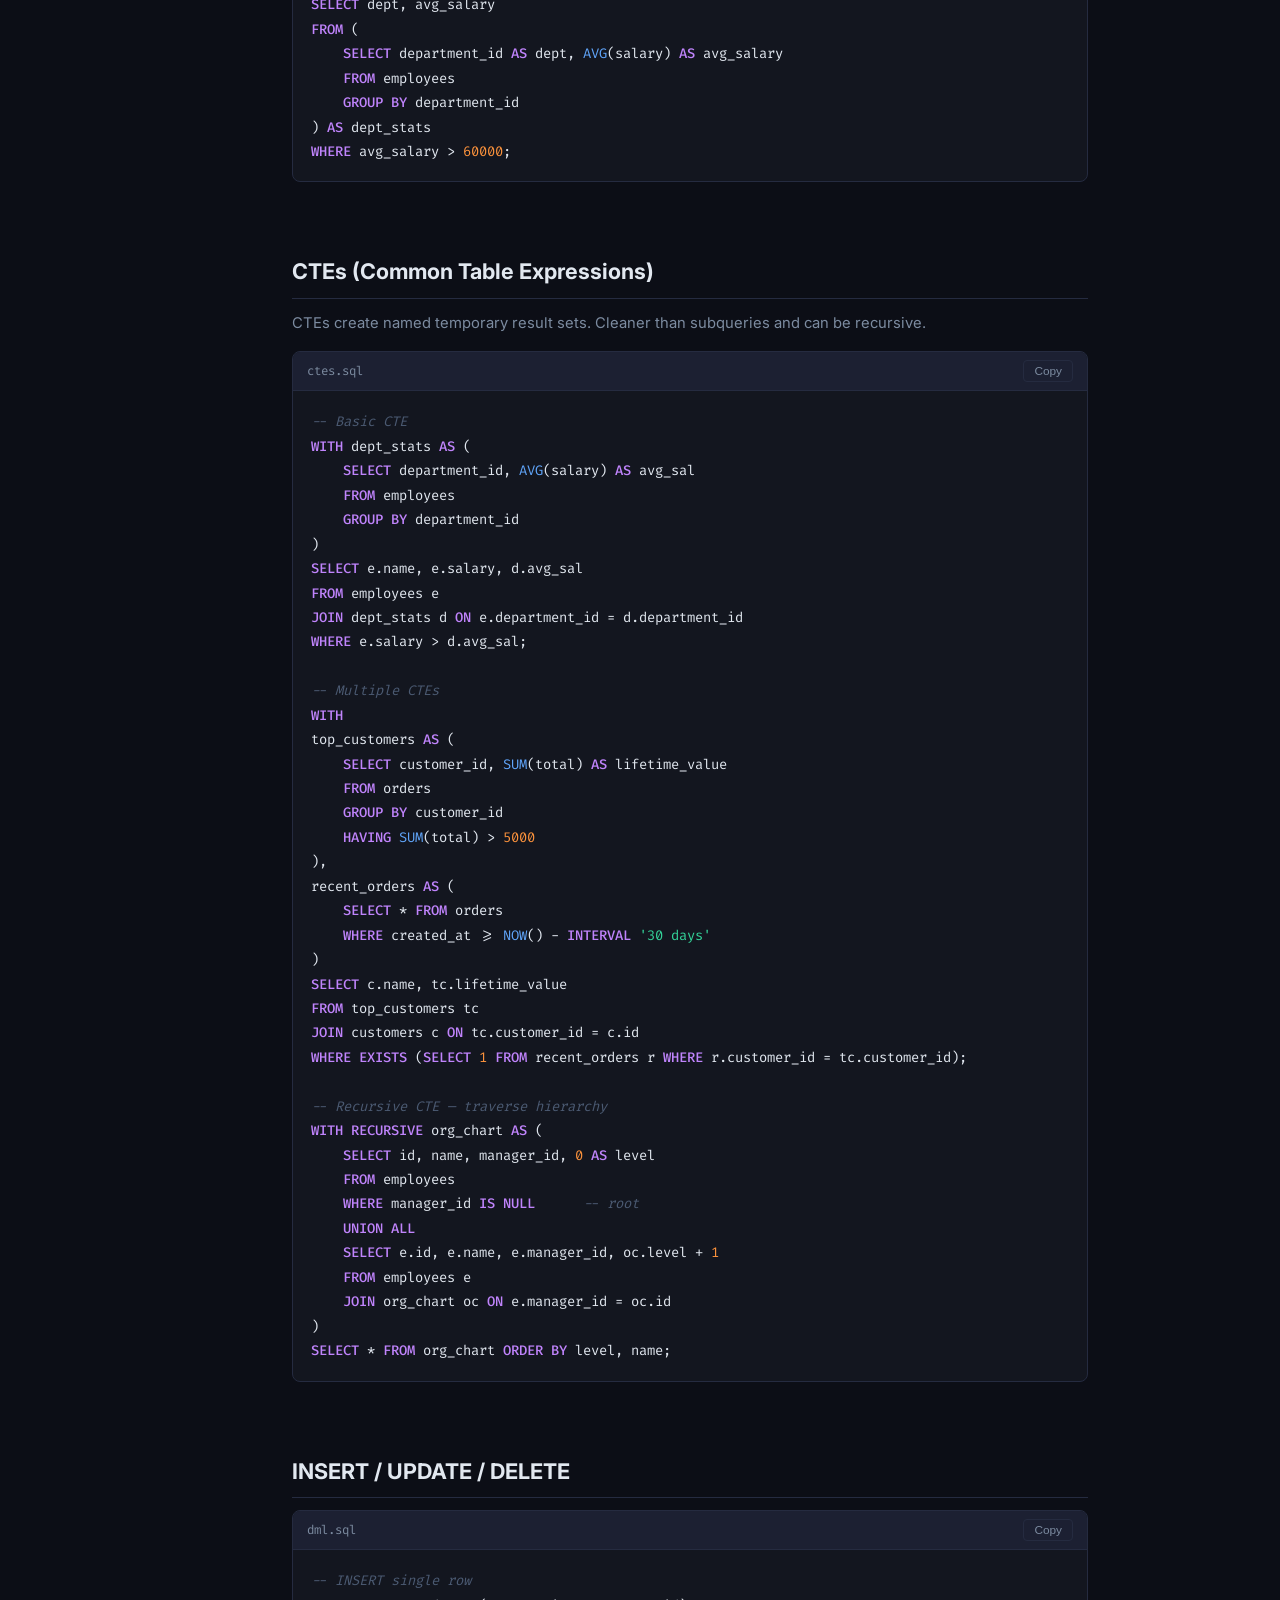
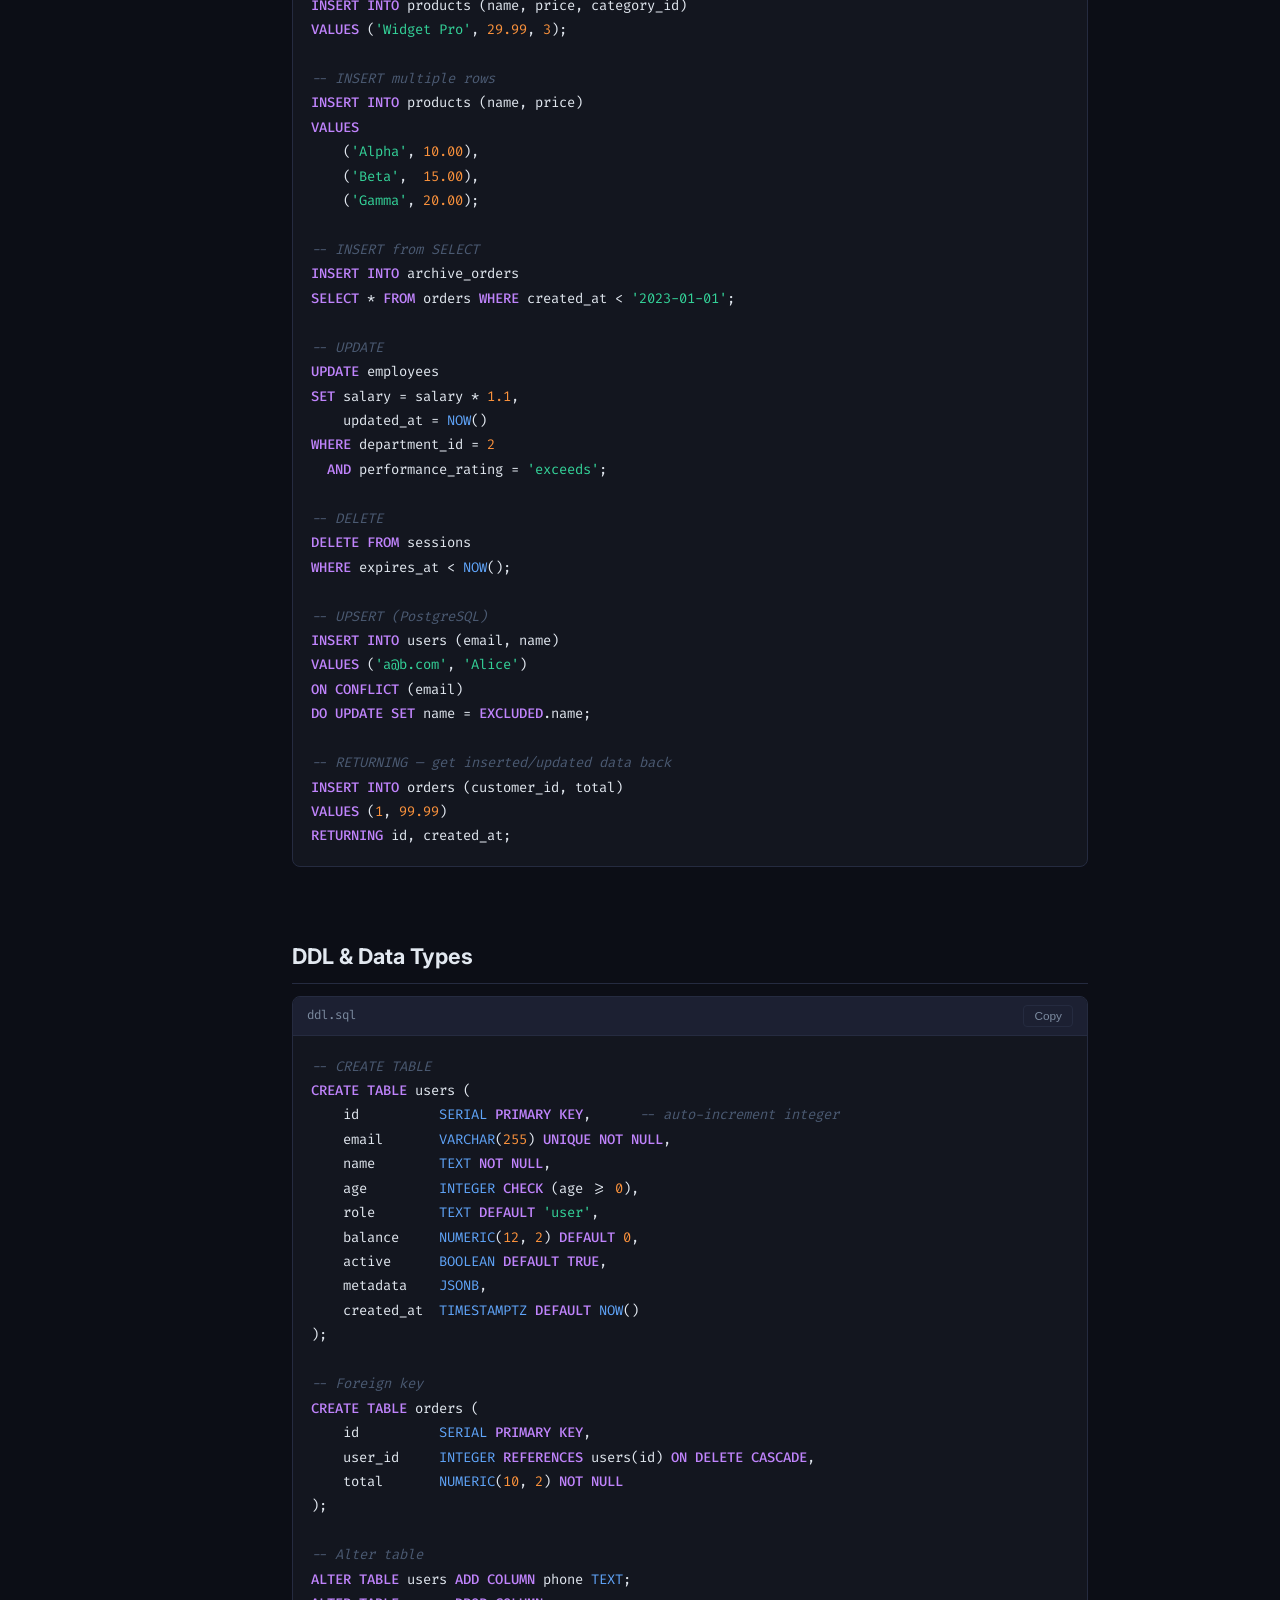
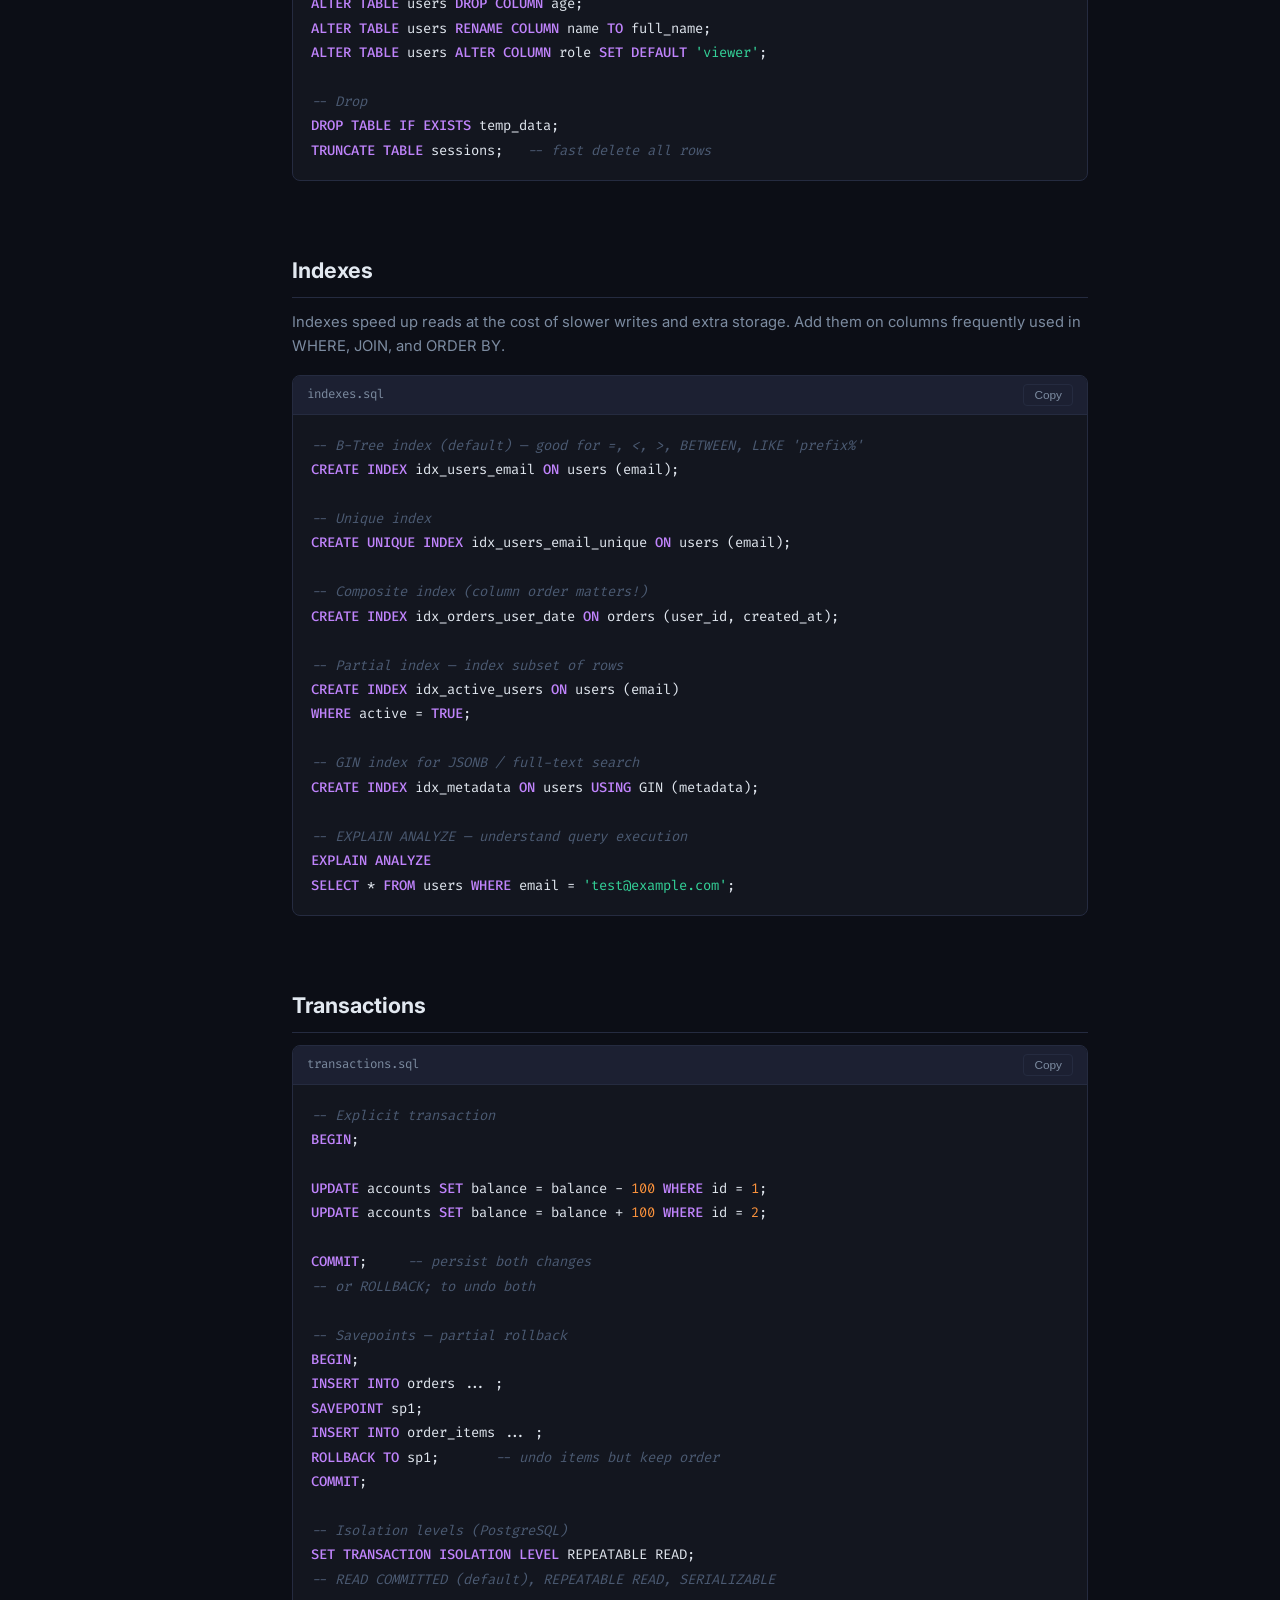
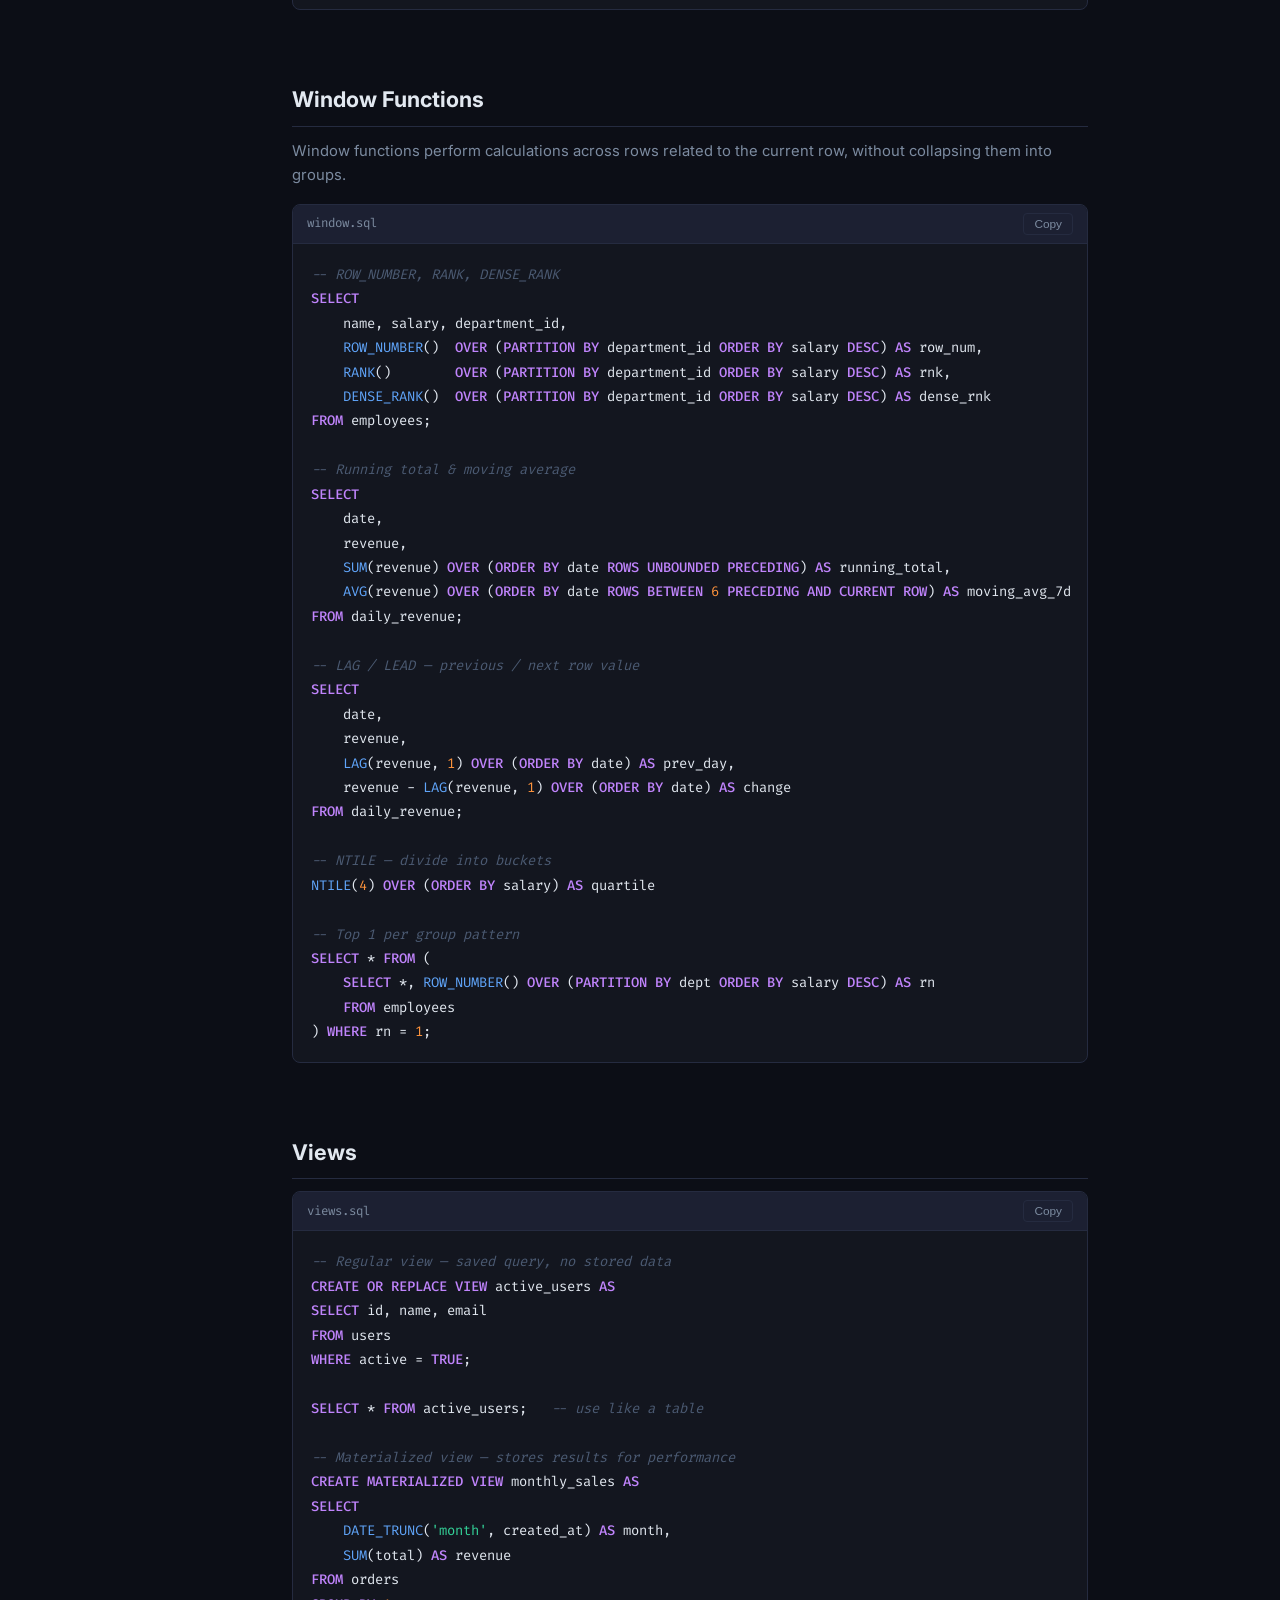
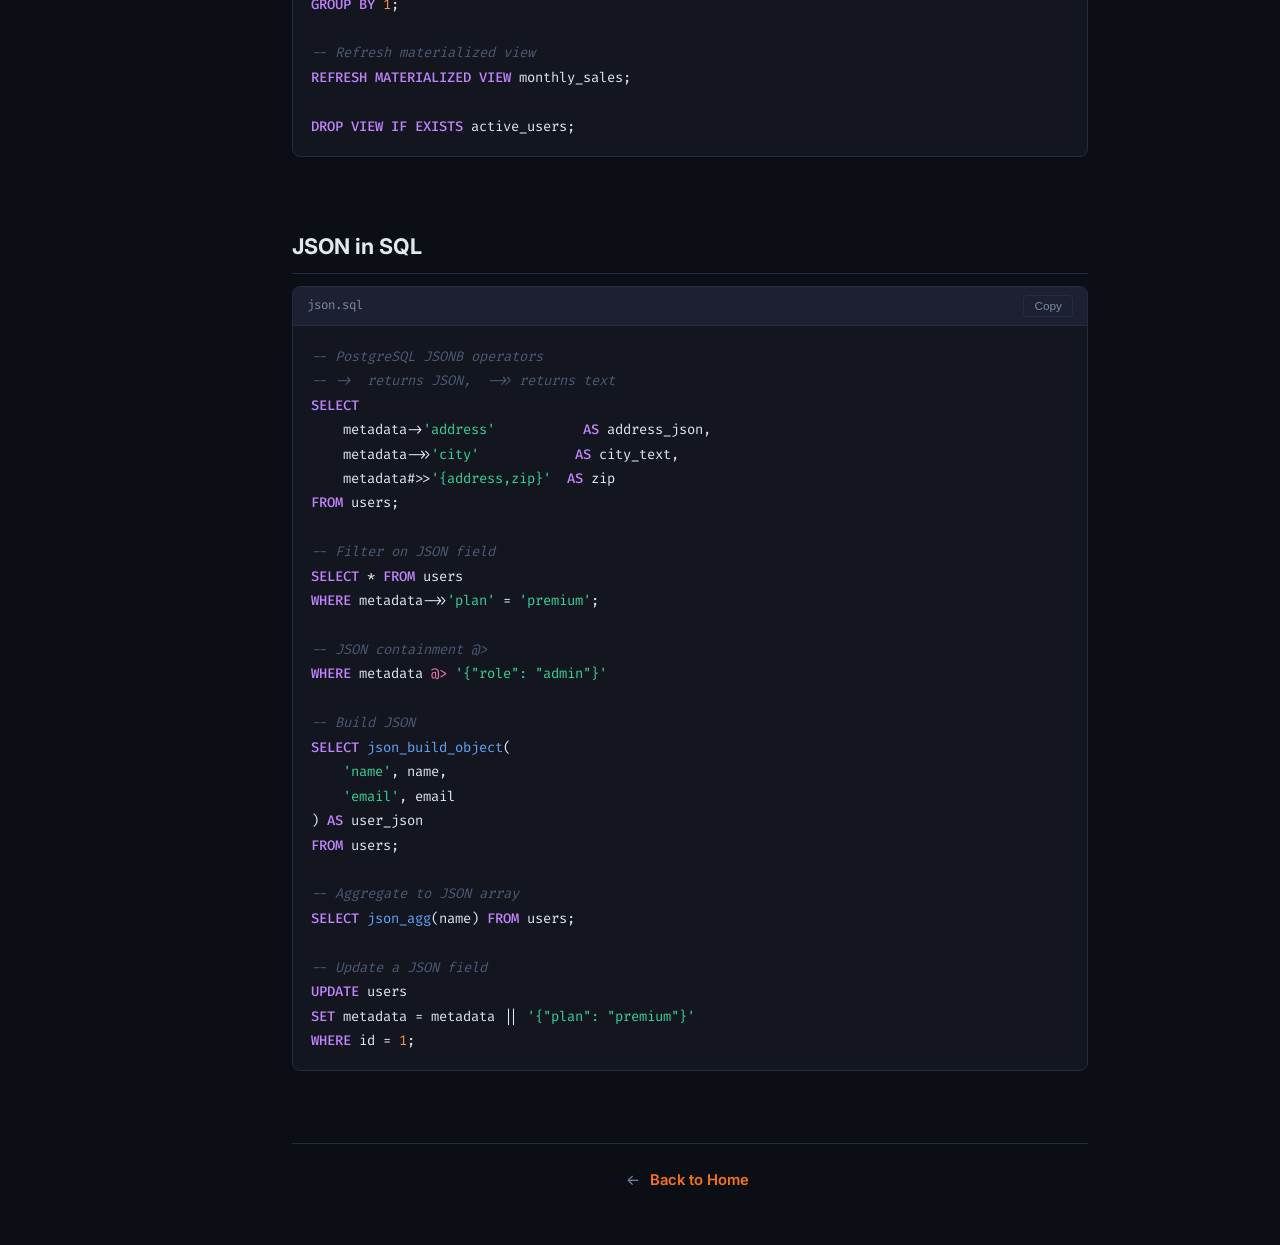
<file: sql.html>
<!doctype html>
<html lang="en" data-theme="dark" data-topic="sql">
  <head>
    <meta charset="UTF-8" />
    <meta name="viewport" content="width=device-width, initial-scale=1.0" />
    <title>Learn SQL — Core Concepts</title>
    <link rel="stylesheet" href="styles.css" />
    <link rel="preconnect" href="https://fonts.googleapis.com" />
    <link
      href="https://fonts.googleapis.com/css2?family=Inter:wght@400;500;600;700;800&family=Fira+Code:wght@400;500&display=swap"
      rel="stylesheet"
    />
    <link rel="icon" href="favicon.png" type="image/x-icon" />
  </head>
  <body class="app">
    <div id="progress-bar"></div>
    <div id="overlay"></div>

    <header id="topbar">
      <button id="menu-toggle">&#9776;</button>
      <a href="index.html" class="topbar-brand"
        ><span class="brand-icon">💻</span> Learn Programming</a
      >
      <nav class="topic-pills">
        <a href="python.html" class="topic-pill">🐍 Python</a>
        <a href="sql.html" class="topic-pill active">🗄️ SQL</a>
        <a href="git.html" class="topic-pill">⎇ Git</a>
        <a href="react.html" class="topic-pill">⚛️ React</a>
        <a href="svelte.html" class="topic-pill">🔥 Svelte</a>
        <a href="linux.html" class="topic-pill">🐧 Linux</a>
      </nav>
      <button id="theme-toggle">☀️</button>
    </header>

    <nav id="sidebar">
      <div class="sidebar-header">🗄️ SQL</div>
      <ul class="nav-list">
        <li><a href="#intro" class="nav-link active">Introduction</a></li>
        <li><a href="#select" class="nav-link">SELECT &amp; FROM</a></li>
        <li><a href="#where" class="nav-link">WHERE &amp; Filtering</a></li>
        <li><a href="#orderby" class="nav-link">ORDER BY &amp; LIMIT</a></li>
        <li><a href="#joins" class="nav-link">JOINs</a></li>
        <li><a href="#aggregates" class="nav-link">Aggregation</a></li>
        <li><a href="#groupby" class="nav-link">GROUP BY &amp; HAVING</a></li>
        <li><a href="#subqueries" class="nav-link">Subqueries</a></li>
        <li><a href="#ctes" class="nav-link">CTEs</a></li>
        <li><a href="#dml" class="nav-link">INSERT / UPDATE / DELETE</a></li>
        <li><a href="#ddl" class="nav-link">DDL &amp; Data Types</a></li>
        <li><a href="#indexes" class="nav-link">Indexes</a></li>
        <li><a href="#transactions" class="nav-link">Transactions</a></li>
        <li><a href="#window" class="nav-link">Window Functions</a></li>
        <li><a href="#views" class="nav-link">Views</a></li>
        <li><a href="#json" class="nav-link">JSON in SQL</a></li>
      </ul>
    </nav>

    <main id="content">
      <section id="intro">
        <h1>SQL</h1>
        <p class="topic-intro">
          Structured Query Language — the universal interface for relational
          databases. Used in PostgreSQL, MySQL, SQLite, SQL Server, and BigQuery
          with minor dialect differences.
        </p>
        <div class="info-grid">
          <div class="info-card">
            <h3>Declarative</h3>
            <p>Describe <em>what</em> you want, not <em>how</em> to get it.</p>
          </div>
          <div class="info-card">
            <h3>ACID</h3>
            <p>Atomicity, Consistency, Isolation, Durability.</p>
          </div>
          <div class="info-card">
            <h3>Relational</h3>
            <p>Data in tables; relationships via keys.</p>
          </div>
          <div class="info-card">
            <h3>Set-based</h3>
            <p>Operate on entire result sets at once.</p>
          </div>
        </div>
        <div class="callout">
          <strong>Convention:</strong> SQL keywords are commonly written in
          UPPERCASE; identifiers in lowercase. Not required but widely followed.
        </div>
      </section>

      <section id="select">
        <h2>SELECT &amp; FROM</h2>
        <div class="code-block">
          <div class="code-header">
            <span>select.sql</span><button class="copy-btn">Copy</button>
          </div>
          <pre><code><span class="cm">-- Select all columns</span>
<span class="kw">SELECT</span> * <span class="kw">FROM</span> employees;

<span class="cm">-- Select specific columns</span>
<span class="kw">SELECT</span> first_name, last_name, salary
<span class="kw">FROM</span> employees;

<span class="cm">-- Column aliases</span>
<span class="kw">SELECT</span>
    first_name <span class="kw">AS</span> <span class="str">"First Name"</span>,
    salary * <span class="num">12</span> <span class="kw">AS</span> annual_salary
<span class="kw">FROM</span> employees;

<span class="cm">-- Distinct values</span>
<span class="kw">SELECT DISTINCT</span> department_id <span class="kw">FROM</span> employees;

<span class="cm">-- Expressions in SELECT</span>
<span class="kw">SELECT</span>
    name,
    price,
    price * <span class="num">0.9</span>         <span class="kw">AS</span> discounted,
    <span class="fn">UPPER</span>(name)         <span class="kw">AS</span> name_upper,
    <span class="fn">CURRENT_DATE</span>        <span class="kw">AS</span> today
<span class="kw">FROM</span> products;</code></pre>
        </div>
      </section>

      <section id="where">
        <h2>WHERE &amp; Filtering</h2>
        <div class="code-block">
          <div class="code-header">
            <span>where.sql</span><button class="copy-btn">Copy</button>
          </div>
          <pre><code><span class="cm">-- Comparison operators</span>
<span class="kw">SELECT</span> * <span class="kw">FROM</span> employees <span class="kw">WHERE</span> salary > <span class="num">50000</span>;
<span class="kw">SELECT</span> * <span class="kw">FROM</span> employees <span class="kw">WHERE</span> department_id <span class="op">!=</span> <span class="num">5</span>;

<span class="cm">-- AND / OR / NOT</span>
<span class="kw">SELECT</span> * <span class="kw">FROM</span> employees
<span class="kw">WHERE</span> salary > <span class="num">40000</span>
  <span class="kw">AND</span> department_id = <span class="num">2</span>
  <span class="kw">AND NOT</span> active = <span class="kw">FALSE</span>;

<span class="cm">-- BETWEEN (inclusive)</span>
<span class="kw">WHERE</span> salary <span class="kw">BETWEEN</span> <span class="num">40000</span> <span class="kw">AND</span> <span class="num">80000</span>

<span class="cm">-- IN / NOT IN</span>
<span class="kw">WHERE</span> department_id <span class="kw">IN</span> (<span class="num">1</span>, <span class="num">3</span>, <span class="num">5</span>)

<span class="cm">-- LIKE — pattern matching</span>
<span class="kw">WHERE</span> last_name <span class="kw">LIKE</span> <span class="str">'Sm%'</span>        <span class="cm">-- starts with "Sm"</span>
<span class="kw">WHERE</span> email <span class="kw">LIKE</span> <span class="str">'%@gmail.com'</span>   <span class="cm">-- ends with</span>
<span class="kw">WHERE</span> code <span class="kw">LIKE</span> <span class="str">'A_C'</span>            <span class="cm">-- _ = any single char</span>

<span class="cm">-- IS NULL / IS NOT NULL</span>
<span class="kw">WHERE</span> manager_id <span class="kw">IS NULL</span>
<span class="kw">WHERE</span> phone <span class="kw">IS NOT NULL</span>

<span class="cm">-- CASE expression</span>
<span class="kw">SELECT</span>
    name,
    <span class="kw">CASE</span>
        <span class="kw">WHEN</span> salary >= <span class="num">80000</span> <span class="kw">THEN</span> <span class="str">'Senior'</span>
        <span class="kw">WHEN</span> salary >= <span class="num">50000</span> <span class="kw">THEN</span> <span class="str">'Mid'</span>
        <span class="kw">ELSE</span> <span class="str">'Junior'</span>
    <span class="kw">END</span> <span class="kw">AS</span> level
<span class="kw">FROM</span> employees;</code></pre>
        </div>
      </section>

      <section id="orderby">
        <h2>ORDER BY &amp; LIMIT</h2>
        <div class="code-block">
          <div class="code-header">
            <span>order_limit.sql</span><button class="copy-btn">Copy</button>
          </div>
          <pre><code><span class="cm">-- Sort ascending (default) / descending</span>
<span class="kw">SELECT</span> * <span class="kw">FROM</span> products
<span class="kw">ORDER BY</span> price <span class="kw">ASC</span>;

<span class="kw">SELECT</span> * <span class="kw">FROM</span> products
<span class="kw">ORDER BY</span> price <span class="kw">DESC</span>;

<span class="cm">-- Multiple columns</span>
<span class="kw">SELECT</span> * <span class="kw">FROM</span> employees
<span class="kw">ORDER BY</span> department_id <span class="kw">ASC</span>, salary <span class="kw">DESC</span>;

<span class="cm">-- LIMIT rows returned</span>
<span class="kw">SELECT</span> * <span class="kw">FROM</span> products
<span class="kw">ORDER BY</span> price <span class="kw">DESC</span>
<span class="kw">LIMIT</span> <span class="num">10</span>;

<span class="cm">-- OFFSET — for pagination</span>
<span class="kw">SELECT</span> * <span class="kw">FROM</span> products
<span class="kw">ORDER BY</span> id
<span class="kw">LIMIT</span> <span class="num">20</span> <span class="kw">OFFSET</span> <span class="num">40</span>;   <span class="cm">-- page 3, 20 per page</span>

<span class="cm">-- NULL ordering</span>
<span class="kw">ORDER BY</span> column <span class="kw">NULLS LAST</span></code></pre>
        </div>
      </section>

      <section id="joins">
        <h2>JOINs</h2>
        <p>
          JOINs combine rows from two or more tables based on a related column.
        </p>
        <div class="code-block">
          <div class="code-header">
            <span>joins.sql</span><button class="copy-btn">Copy</button>
          </div>
          <pre><code><span class="cm">-- INNER JOIN — only matching rows</span>
<span class="kw">SELECT</span> e.name, d.department_name
<span class="kw">FROM</span> employees e
<span class="kw">INNER JOIN</span> departments d <span class="kw">ON</span> e.department_id = d.id;

<span class="cm">-- LEFT JOIN — all left rows + matches from right (NULL if none)</span>
<span class="kw">SELECT</span> e.name, d.department_name
<span class="kw">FROM</span> employees e
<span class="kw">LEFT JOIN</span> departments d <span class="kw">ON</span> e.department_id = d.id;

<span class="cm">-- RIGHT JOIN — all right rows + matches from left</span>
<span class="kw">SELECT</span> e.name, d.department_name
<span class="kw">FROM</span> employees e
<span class="kw">RIGHT JOIN</span> departments d <span class="kw">ON</span> e.department_id = d.id;

<span class="cm">-- FULL OUTER JOIN — all rows from both sides</span>
<span class="kw">SELECT</span> e.name, d.department_name
<span class="kw">FROM</span> employees e
<span class="kw">FULL OUTER JOIN</span> departments d <span class="kw">ON</span> e.department_id = d.id;

<span class="cm">-- CROSS JOIN — every combination (Cartesian product)</span>
<span class="kw">SELECT</span> * <span class="kw">FROM</span> sizes <span class="kw">CROSS JOIN</span> colors;

<span class="cm">-- Self join</span>
<span class="kw">SELECT</span> e.name <span class="kw">AS</span> employee, m.name <span class="kw">AS</span> manager
<span class="kw">FROM</span> employees e
<span class="kw">JOIN</span> employees m <span class="kw">ON</span> e.manager_id = m.id;

<span class="cm">-- Multi-table join</span>
<span class="kw">SELECT</span> o.id, c.name, p.product_name, oi.quantity
<span class="kw">FROM</span> orders o
<span class="kw">JOIN</span> customers c    <span class="kw">ON</span> o.customer_id = c.id
<span class="kw">JOIN</span> order_items oi <span class="kw">ON</span> o.id = oi.order_id
<span class="kw">JOIN</span> products p     <span class="kw">ON</span> oi.product_id = p.id;</code></pre>
        </div>
      </section>

      <section id="aggregates">
        <h2>Aggregate Functions</h2>
        <div class="table-wrap">
          <table>
            <thead>
              <tr>
                <th>Function</th>
                <th>Description</th>
              </tr>
            </thead>
            <tbody>
              <tr>
                <td>COUNT(*)</td>
                <td>Number of rows</td>
              </tr>
              <tr>
                <td>COUNT(col)</td>
                <td>Non-NULL values in column</td>
              </tr>
              <tr>
                <td>SUM(col)</td>
                <td>Sum of values</td>
              </tr>
              <tr>
                <td>AVG(col)</td>
                <td>Average (ignores NULLs)</td>
              </tr>
              <tr>
                <td>MIN(col)</td>
                <td>Smallest value</td>
              </tr>
              <tr>
                <td>MAX(col)</td>
                <td>Largest value</td>
              </tr>
              <tr>
                <td>STRING_AGG(col, sep)</td>
                <td>Concatenate strings (PostgreSQL)</td>
              </tr>
            </tbody>
          </table>
        </div>
        <div class="code-block">
          <div class="code-header">
            <span>aggregates.sql</span><button class="copy-btn">Copy</button>
          </div>
          <pre><code><span class="kw">SELECT</span>
    <span class="fn">COUNT</span>(*) <span class="kw">AS</span> total_employees,
    <span class="fn">AVG</span>(salary) <span class="kw">AS</span> avg_salary,
    <span class="fn">MAX</span>(salary) <span class="kw">AS</span> highest_salary,
    <span class="fn">MIN</span>(salary) <span class="kw">AS</span> lowest_salary,
    <span class="fn">SUM</span>(salary) <span class="kw">AS</span> total_payroll
<span class="kw">FROM</span> employees;</code></pre>
        </div>
      </section>

      <section id="groupby">
        <h2>GROUP BY &amp; HAVING</h2>
        <div class="code-block">
          <div class="code-header">
            <span>group_by.sql</span><button class="copy-btn">Copy</button>
          </div>
          <pre><code><span class="cm">-- GROUP BY — aggregate per group</span>
<span class="kw">SELECT</span>
    department_id,
    <span class="fn">COUNT</span>(*) <span class="kw">AS</span> headcount,
    <span class="fn">AVG</span>(salary) <span class="kw">AS</span> avg_salary
<span class="kw">FROM</span> employees
<span class="kw">GROUP BY</span> department_id;

<span class="cm">-- HAVING — filter on aggregated results (WHERE runs before GROUP BY)</span>
<span class="kw">SELECT</span>
    department_id,
    <span class="fn">AVG</span>(salary) <span class="kw">AS</span> avg_sal
<span class="kw">FROM</span> employees
<span class="kw">GROUP BY</span> department_id
<span class="kw">HAVING</span> <span class="fn">AVG</span>(salary) > <span class="num">60000</span>
<span class="kw">ORDER BY</span> avg_sal <span class="kw">DESC</span>;

<span class="cm">-- Group by multiple columns</span>
<span class="kw">SELECT</span> year, month, <span class="fn">SUM</span>(revenue)
<span class="kw">FROM</span> sales
<span class="kw">GROUP BY</span> year, month
<span class="kw">ORDER BY</span> year, month;

<span class="cm">-- ROLLUP — subtotals + grand total</span>
<span class="kw">SELECT</span> region, product, <span class="fn">SUM</span>(sales)
<span class="kw">FROM</span> data
<span class="kw">GROUP BY ROLLUP</span>(region, product);</code></pre>
        </div>
      </section>

      <section id="subqueries">
        <h2>Subqueries</h2>
        <div class="code-block">
          <div class="code-header">
            <span>subqueries.sql</span><button class="copy-btn">Copy</button>
          </div>
          <pre><code><span class="cm">-- Scalar subquery (returns single value)</span>
<span class="kw">SELECT</span> name, salary
<span class="kw">FROM</span> employees
<span class="kw">WHERE</span> salary > (<span class="kw">SELECT</span> <span class="fn">AVG</span>(salary) <span class="kw">FROM</span> employees);

<span class="cm">-- IN subquery</span>
<span class="kw">SELECT</span> name <span class="kw">FROM</span> customers
<span class="kw">WHERE</span> id <span class="kw">IN</span> (
    <span class="kw">SELECT DISTINCT</span> customer_id <span class="kw">FROM</span> orders
    <span class="kw">WHERE</span> total > <span class="num">1000</span>
);

<span class="cm">-- EXISTS — efficient membership test</span>
<span class="kw">SELECT</span> name <span class="kw">FROM</span> customers c
<span class="kw">WHERE EXISTS</span> (
    <span class="kw">SELECT</span> <span class="num">1</span> <span class="kw">FROM</span> orders o
    <span class="kw">WHERE</span> o.customer_id = c.id
);

<span class="cm">-- Derived table (subquery as FROM)</span>
<span class="kw">SELECT</span> dept, avg_salary
<span class="kw">FROM</span> (
    <span class="kw">SELECT</span> department_id <span class="kw">AS</span> dept, <span class="fn">AVG</span>(salary) <span class="kw">AS</span> avg_salary
    <span class="kw">FROM</span> employees
    <span class="kw">GROUP BY</span> department_id
) <span class="kw">AS</span> dept_stats
<span class="kw">WHERE</span> avg_salary > <span class="num">60000</span>;</code></pre>
        </div>
      </section>

      <section id="ctes">
        <h2>CTEs (Common Table Expressions)</h2>
        <p>
          CTEs create named temporary result sets. Cleaner than subqueries and
          can be recursive.
        </p>
        <div class="code-block">
          <div class="code-header">
            <span>ctes.sql</span><button class="copy-btn">Copy</button>
          </div>
          <pre><code><span class="cm">-- Basic CTE</span>
<span class="kw">WITH</span> dept_stats <span class="kw">AS</span> (
    <span class="kw">SELECT</span> department_id, <span class="fn">AVG</span>(salary) <span class="kw">AS</span> avg_sal
    <span class="kw">FROM</span> employees
    <span class="kw">GROUP BY</span> department_id
)
<span class="kw">SELECT</span> e.name, e.salary, d.avg_sal
<span class="kw">FROM</span> employees e
<span class="kw">JOIN</span> dept_stats d <span class="kw">ON</span> e.department_id = d.department_id
<span class="kw">WHERE</span> e.salary > d.avg_sal;

<span class="cm">-- Multiple CTEs</span>
<span class="kw">WITH</span>
top_customers <span class="kw">AS</span> (
    <span class="kw">SELECT</span> customer_id, <span class="fn">SUM</span>(total) <span class="kw">AS</span> lifetime_value
    <span class="kw">FROM</span> orders
    <span class="kw">GROUP BY</span> customer_id
    <span class="kw">HAVING</span> <span class="fn">SUM</span>(total) > <span class="num">5000</span>
),
recent_orders <span class="kw">AS</span> (
    <span class="kw">SELECT</span> * <span class="kw">FROM</span> orders
    <span class="kw">WHERE</span> created_at >= <span class="fn">NOW</span>() - <span class="kw">INTERVAL</span> <span class="str">'30 days'</span>
)
<span class="kw">SELECT</span> c.name, tc.lifetime_value
<span class="kw">FROM</span> top_customers tc
<span class="kw">JOIN</span> customers c <span class="kw">ON</span> tc.customer_id = c.id
<span class="kw">WHERE EXISTS</span> (<span class="kw">SELECT</span> <span class="num">1</span> <span class="kw">FROM</span> recent_orders r <span class="kw">WHERE</span> r.customer_id = tc.customer_id);

<span class="cm">-- Recursive CTE — traverse hierarchy</span>
<span class="kw">WITH RECURSIVE</span> org_chart <span class="kw">AS</span> (
    <span class="kw">SELECT</span> id, name, manager_id, <span class="num">0</span> <span class="kw">AS</span> level
    <span class="kw">FROM</span> employees
    <span class="kw">WHERE</span> manager_id <span class="kw">IS NULL</span>      <span class="cm">-- root</span>
    <span class="kw">UNION ALL</span>
    <span class="kw">SELECT</span> e.id, e.name, e.manager_id, oc.level + <span class="num">1</span>
    <span class="kw">FROM</span> employees e
    <span class="kw">JOIN</span> org_chart oc <span class="kw">ON</span> e.manager_id = oc.id
)
<span class="kw">SELECT</span> * <span class="kw">FROM</span> org_chart <span class="kw">ORDER BY</span> level, name;</code></pre>
        </div>
      </section>

      <section id="dml">
        <h2>INSERT / UPDATE / DELETE</h2>
        <div class="code-block">
          <div class="code-header">
            <span>dml.sql</span><button class="copy-btn">Copy</button>
          </div>
          <pre><code><span class="cm">-- INSERT single row</span>
<span class="kw">INSERT INTO</span> products (name, price, category_id)
<span class="kw">VALUES</span> (<span class="str">'Widget Pro'</span>, <span class="num">29.99</span>, <span class="num">3</span>);

<span class="cm">-- INSERT multiple rows</span>
<span class="kw">INSERT INTO</span> products (name, price)
<span class="kw">VALUES</span>
    (<span class="str">'Alpha'</span>, <span class="num">10.00</span>),
    (<span class="str">'Beta'</span>,  <span class="num">15.00</span>),
    (<span class="str">'Gamma'</span>, <span class="num">20.00</span>);

<span class="cm">-- INSERT from SELECT</span>
<span class="kw">INSERT INTO</span> archive_orders
<span class="kw">SELECT</span> * <span class="kw">FROM</span> orders <span class="kw">WHERE</span> created_at < <span class="str">'2023-01-01'</span>;

<span class="cm">-- UPDATE</span>
<span class="kw">UPDATE</span> employees
<span class="kw">SET</span> salary = salary * <span class="num">1.1</span>,
    updated_at = <span class="fn">NOW</span>()
<span class="kw">WHERE</span> department_id = <span class="num">2</span>
  <span class="kw">AND</span> performance_rating = <span class="str">'exceeds'</span>;

<span class="cm">-- DELETE</span>
<span class="kw">DELETE FROM</span> sessions
<span class="kw">WHERE</span> expires_at < <span class="fn">NOW</span>();

<span class="cm">-- UPSERT (PostgreSQL)</span>
<span class="kw">INSERT INTO</span> users (email, name)
<span class="kw">VALUES</span> (<span class="str">'a@b.com'</span>, <span class="str">'Alice'</span>)
<span class="kw">ON CONFLICT</span> (email)
<span class="kw">DO UPDATE SET</span> name = <span class="kw">EXCLUDED</span>.name;

<span class="cm">-- RETURNING — get inserted/updated data back</span>
<span class="kw">INSERT INTO</span> orders (customer_id, total)
<span class="kw">VALUES</span> (<span class="num">1</span>, <span class="num">99.99</span>)
<span class="kw">RETURNING</span> id, created_at;</code></pre>
        </div>
      </section>

      <section id="ddl">
        <h2>DDL &amp; Data Types</h2>
        <div class="code-block">
          <div class="code-header">
            <span>ddl.sql</span><button class="copy-btn">Copy</button>
          </div>
          <pre><code><span class="cm">-- CREATE TABLE</span>
<span class="kw">CREATE TABLE</span> users (
    id          <span class="fn">SERIAL</span> <span class="kw">PRIMARY KEY</span>,      <span class="cm">-- auto-increment integer</span>
    email       <span class="fn">VARCHAR</span>(<span class="num">255</span>) <span class="kw">UNIQUE NOT NULL</span>,
    name        <span class="fn">TEXT</span> <span class="kw">NOT NULL</span>,
    age         <span class="fn">INTEGER</span> <span class="kw">CHECK</span> (age >= <span class="num">0</span>),
    role        <span class="fn">TEXT</span> <span class="kw">DEFAULT</span> <span class="str">'user'</span>,
    balance     <span class="fn">NUMERIC</span>(<span class="num">12</span>, <span class="num">2</span>) <span class="kw">DEFAULT</span> <span class="num">0</span>,
    active      <span class="fn">BOOLEAN</span> <span class="kw">DEFAULT</span> <span class="kw">TRUE</span>,
    metadata    <span class="fn">JSONB</span>,
    created_at  <span class="fn">TIMESTAMPTZ</span> <span class="kw">DEFAULT</span> <span class="fn">NOW</span>()
);

<span class="cm">-- Foreign key</span>
<span class="kw">CREATE TABLE</span> orders (
    id          <span class="fn">SERIAL</span> <span class="kw">PRIMARY KEY</span>,
    user_id     <span class="fn">INTEGER</span> <span class="kw">REFERENCES</span> users(id) <span class="kw">ON DELETE CASCADE</span>,
    total       <span class="fn">NUMERIC</span>(<span class="num">10</span>, <span class="num">2</span>) <span class="kw">NOT NULL</span>
);

<span class="cm">-- Alter table</span>
<span class="kw">ALTER TABLE</span> users <span class="kw">ADD COLUMN</span> phone <span class="fn">TEXT</span>;
<span class="kw">ALTER TABLE</span> users <span class="kw">DROP COLUMN</span> age;
<span class="kw">ALTER TABLE</span> users <span class="kw">RENAME COLUMN</span> name <span class="kw">TO</span> full_name;
<span class="kw">ALTER TABLE</span> users <span class="kw">ALTER COLUMN</span> role <span class="kw">SET DEFAULT</span> <span class="str">'viewer'</span>;

<span class="cm">-- Drop</span>
<span class="kw">DROP TABLE IF EXISTS</span> temp_data;
<span class="kw">TRUNCATE TABLE</span> sessions;   <span class="cm">-- fast delete all rows</span></code></pre>
        </div>
      </section>

      <section id="indexes">
        <h2>Indexes</h2>
        <p>
          Indexes speed up reads at the cost of slower writes and extra storage.
          Add them on columns frequently used in WHERE, JOIN, and ORDER BY.
        </p>
        <div class="code-block">
          <div class="code-header">
            <span>indexes.sql</span><button class="copy-btn">Copy</button>
          </div>
          <pre><code><span class="cm">-- B-Tree index (default) — good for =, &lt;, &gt;, BETWEEN, LIKE 'prefix%'</span>
<span class="kw">CREATE INDEX</span> idx_users_email <span class="kw">ON</span> users (email);

<span class="cm">-- Unique index</span>
<span class="kw">CREATE UNIQUE INDEX</span> idx_users_email_unique <span class="kw">ON</span> users (email);

<span class="cm">-- Composite index (column order matters!)</span>
<span class="kw">CREATE INDEX</span> idx_orders_user_date <span class="kw">ON</span> orders (user_id, created_at);

<span class="cm">-- Partial index — index subset of rows</span>
<span class="kw">CREATE INDEX</span> idx_active_users <span class="kw">ON</span> users (email)
<span class="kw">WHERE</span> active = <span class="kw">TRUE</span>;

<span class="cm">-- GIN index for JSONB / full-text search</span>
<span class="kw">CREATE INDEX</span> idx_metadata <span class="kw">ON</span> users <span class="kw">USING</span> GIN (metadata);

<span class="cm">-- EXPLAIN ANALYZE — understand query execution</span>
<span class="kw">EXPLAIN ANALYZE</span>
<span class="kw">SELECT</span> * <span class="kw">FROM</span> users <span class="kw">WHERE</span> email = <span class="str">'test@example.com'</span>;</code></pre>
        </div>
      </section>

      <section id="transactions">
        <h2>Transactions</h2>
        <div class="code-block">
          <div class="code-header">
            <span>transactions.sql</span><button class="copy-btn">Copy</button>
          </div>
          <pre><code><span class="cm">-- Explicit transaction</span>
<span class="kw">BEGIN</span>;

<span class="kw">UPDATE</span> accounts <span class="kw">SET</span> balance = balance - <span class="num">100</span> <span class="kw">WHERE</span> id = <span class="num">1</span>;
<span class="kw">UPDATE</span> accounts <span class="kw">SET</span> balance = balance + <span class="num">100</span> <span class="kw">WHERE</span> id = <span class="num">2</span>;

<span class="kw">COMMIT</span>;     <span class="cm">-- persist both changes</span>
<span class="cm">-- or ROLLBACK; to undo both</span>

<span class="cm">-- Savepoints — partial rollback</span>
<span class="kw">BEGIN</span>;
<span class="kw">INSERT INTO</span> orders ... ;
<span class="kw">SAVEPOINT</span> sp1;
<span class="kw">INSERT INTO</span> order_items ... ;
<span class="kw">ROLLBACK TO</span> sp1;       <span class="cm">-- undo items but keep order</span>
<span class="kw">COMMIT</span>;

<span class="cm">-- Isolation levels (PostgreSQL)</span>
<span class="kw">SET TRANSACTION ISOLATION LEVEL</span> REPEATABLE READ;
<span class="cm">-- READ COMMITTED (default), REPEATABLE READ, SERIALIZABLE</span></code></pre>
        </div>
      </section>

      <section id="window">
        <h2>Window Functions</h2>
        <p>
          Window functions perform calculations across rows related to the
          current row, without collapsing them into groups.
        </p>
        <div class="code-block">
          <div class="code-header">
            <span>window.sql</span><button class="copy-btn">Copy</button>
          </div>
          <pre><code><span class="cm">-- ROW_NUMBER, RANK, DENSE_RANK</span>
<span class="kw">SELECT</span>
    name, salary, department_id,
    <span class="fn">ROW_NUMBER</span>()  <span class="kw">OVER</span> (<span class="kw">PARTITION BY</span> department_id <span class="kw">ORDER BY</span> salary <span class="kw">DESC</span>) <span class="kw">AS</span> row_num,
    <span class="fn">RANK</span>()        <span class="kw">OVER</span> (<span class="kw">PARTITION BY</span> department_id <span class="kw">ORDER BY</span> salary <span class="kw">DESC</span>) <span class="kw">AS</span> rnk,
    <span class="fn">DENSE_RANK</span>()  <span class="kw">OVER</span> (<span class="kw">PARTITION BY</span> department_id <span class="kw">ORDER BY</span> salary <span class="kw">DESC</span>) <span class="kw">AS</span> dense_rnk
<span class="kw">FROM</span> employees;

<span class="cm">-- Running total &amp; moving average</span>
<span class="kw">SELECT</span>
    date,
    revenue,
    <span class="fn">SUM</span>(revenue) <span class="kw">OVER</span> (<span class="kw">ORDER BY</span> date <span class="kw">ROWS UNBOUNDED PRECEDING</span>) <span class="kw">AS</span> running_total,
    <span class="fn">AVG</span>(revenue) <span class="kw">OVER</span> (<span class="kw">ORDER BY</span> date <span class="kw">ROWS BETWEEN</span> <span class="num">6</span> <span class="kw">PRECEDING AND CURRENT ROW</span>) <span class="kw">AS</span> moving_avg_7d
<span class="kw">FROM</span> daily_revenue;

<span class="cm">-- LAG / LEAD — previous / next row value</span>
<span class="kw">SELECT</span>
    date,
    revenue,
    <span class="fn">LAG</span>(revenue, <span class="num">1</span>) <span class="kw">OVER</span> (<span class="kw">ORDER BY</span> date) <span class="kw">AS</span> prev_day,
    revenue - <span class="fn">LAG</span>(revenue, <span class="num">1</span>) <span class="kw">OVER</span> (<span class="kw">ORDER BY</span> date) <span class="kw">AS</span> change
<span class="kw">FROM</span> daily_revenue;

<span class="cm">-- NTILE — divide into buckets</span>
<span class="fn">NTILE</span>(<span class="num">4</span>) <span class="kw">OVER</span> (<span class="kw">ORDER BY</span> salary) <span class="kw">AS</span> quartile

<span class="cm">-- Top 1 per group pattern</span>
<span class="kw">SELECT</span> * <span class="kw">FROM</span> (
    <span class="kw">SELECT</span> *, <span class="fn">ROW_NUMBER</span>() <span class="kw">OVER</span> (<span class="kw">PARTITION BY</span> dept <span class="kw">ORDER BY</span> salary <span class="kw">DESC</span>) <span class="kw">AS</span> rn
    <span class="kw">FROM</span> employees
) <span class="kw">WHERE</span> rn = <span class="num">1</span>;</code></pre>
        </div>
      </section>

      <section id="views">
        <h2>Views</h2>
        <div class="code-block">
          <div class="code-header">
            <span>views.sql</span><button class="copy-btn">Copy</button>
          </div>
          <pre><code><span class="cm">-- Regular view — saved query, no stored data</span>
<span class="kw">CREATE OR REPLACE VIEW</span> active_users <span class="kw">AS</span>
<span class="kw">SELECT</span> id, name, email
<span class="kw">FROM</span> users
<span class="kw">WHERE</span> active = <span class="kw">TRUE</span>;

<span class="kw">SELECT</span> * <span class="kw">FROM</span> active_users;   <span class="cm">-- use like a table</span>

<span class="cm">-- Materialized view — stores results for performance</span>
<span class="kw">CREATE MATERIALIZED VIEW</span> monthly_sales <span class="kw">AS</span>
<span class="kw">SELECT</span>
    <span class="fn">DATE_TRUNC</span>(<span class="str">'month'</span>, created_at) <span class="kw">AS</span> month,
    <span class="fn">SUM</span>(total) <span class="kw">AS</span> revenue
<span class="kw">FROM</span> orders
<span class="kw">GROUP BY</span> <span class="num">1</span>;

<span class="cm">-- Refresh materialized view</span>
<span class="kw">REFRESH MATERIALIZED VIEW</span> monthly_sales;

<span class="kw">DROP VIEW IF EXISTS</span> active_users;</code></pre>
        </div>
      </section>

      <section id="json">
        <h2>JSON in SQL</h2>
        <div class="code-block">
          <div class="code-header">
            <span>json.sql</span><button class="copy-btn">Copy</button>
          </div>
          <pre><code><span class="cm">-- PostgreSQL JSONB operators</span>
<span class="cm">-- -&gt;  returns JSON,  -&gt;&gt; returns text</span>
<span class="kw">SELECT</span>
    metadata-&gt;<span class="str">'address'</span>           <span class="kw">AS</span> address_json,
    metadata->><span class="str">'city'</span>            <span class="kw">AS</span> city_text,
    metadata#>><span class="str">'{address,zip}'</span>  <span class="kw">AS</span> zip
<span class="kw">FROM</span> users;

<span class="cm">-- Filter on JSON field</span>
<span class="kw">SELECT</span> * <span class="kw">FROM</span> users
<span class="kw">WHERE</span> metadata->><span class="str">'plan'</span> = <span class="str">'premium'</span>;

<span class="cm">-- JSON containment @&gt;</span>
<span class="kw">WHERE</span> metadata <span class="op">@&gt;</span> <span class="str">'{"role": "admin"}'</span>

<span class="cm">-- Build JSON</span>
<span class="kw">SELECT</span> <span class="fn">json_build_object</span>(
    <span class="str">'name'</span>, name,
    <span class="str">'email'</span>, email
) <span class="kw">AS</span> user_json
<span class="kw">FROM</span> users;

<span class="cm">-- Aggregate to JSON array</span>
<span class="kw">SELECT</span> <span class="fn">json_agg</span>(name) <span class="kw">FROM</span> users;

<span class="cm">-- Update a JSON field</span>
<span class="kw">UPDATE</span> users
<span class="kw">SET</span> metadata = metadata || <span class="str">'{"plan": "premium"}'</span>
<span class="kw">WHERE</span> id = <span class="num">1</span>;</code></pre>
        </div>
      </section>

      <footer>
        <p>← <a href="index.html">Back to Home</a></p>
      </footer>
    </main>
    <script src="script.js"></script>
  </body>
</html>
</file>
<file: styles.css>
/* ── Reset & Variables ─────────────────────────────────────── */
*, *::before, *::after { box-sizing: border-box; margin: 0; padding: 0; }

:root {
  --sidebar-w:  240px;
  --topbar-h:   56px;
  --radius:     8px;
  --transition: 0.2s ease;

  /* Dark theme */
  --bg:         #0c0e16;
  --surface:    #13161f;
  --surface2:   #1c2032;
  --border:     #252b40;
  --text:       #e2e8f0;
  --text-muted: #7c8ba0;
  --topic:      #3b82f6;  /* overridden per-page */

  /* Syntax */
  --syn-kw:   #c084fc;
  --syn-fn:   #60a5fa;
  --syn-str:  #34d399;
  --syn-num:  #fb923c;
  --syn-cmt:  #4b5a72;
  --syn-op:   #f472b6;
}

[data-theme="light"] {
  --bg:         #f6f8fc;
  --surface:    #ffffff;
  --surface2:   #eef1f7;
  --border:     #d0d7e6;
  --text:       #0d1117;
  --text-muted: #5a6580;
  --syn-kw:   #7c3aed;
  --syn-fn:   #1d4ed8;
  --syn-str:  #047857;
  --syn-num:  #c2410c;
  --syn-cmt:  #9ca3af;
  --syn-op:   #be185d;
}

/* ── Topic colour overrides ──────────────────────────────── */
[data-topic="python"]  { --topic: #3b82f6; }
[data-topic="sql"]     { --topic: #f97316; }
[data-topic="git"]     { --topic: #f43f5e; }
[data-topic="react"]   { --topic: #06b6d4; }
[data-topic="svelte"]  { --topic: #ff3e00; }
[data-topic="linux"]   { --topic: #a3e635; }
[data-topic="home"]    { --topic: #8b5cf6; }

/* ── Base ────────────────────────────────────────────────── */
html { scroll-behavior: smooth; }

body {
  font-family: 'Inter', system-ui, sans-serif;
  background: var(--bg);
  color: var(--text);
  line-height: 1.65;
}

/* ── App shell (topic pages) ─────────────────────────────── */
.app {
  display: grid;
  grid-template-columns: var(--sidebar-w) 1fr;
  grid-template-rows: var(--topbar-h) 1fr;
  grid-template-areas:
    "topbar topbar"
    "sidebar content";
  min-height: 100vh;
}

/* ── Top Bar ─────────────────────────────────────────────── */
#topbar {
  grid-area: topbar;
  background: var(--surface);
  border-bottom: 1px solid var(--border);
  display: flex;
  align-items: center;
  gap: 12px;
  padding: 0 20px;
  position: sticky;
  top: 0;
  z-index: 200;
}

.topbar-brand {
  display: flex;
  align-items: center;
  gap: 8px;
  text-decoration: none;
  font-weight: 700;
  font-size: 0.95rem;
  color: var(--text);
  margin-right: 8px;
  white-space: nowrap;
}

.brand-icon { font-size: 1.25rem; }

.topic-pills {
  display: flex;
  gap: 4px;
  flex: 1;
  overflow-x: auto;
  scrollbar-width: none;
}

.topic-pills::-webkit-scrollbar { display: none; }

.topic-pill {
  display: flex;
  align-items: center;
  gap: 5px;
  padding: 5px 12px;
  border-radius: 20px;
  text-decoration: none;
  font-size: 0.8rem;
  font-weight: 500;
  color: var(--text-muted);
  border: 1px solid transparent;
  white-space: nowrap;
  transition: all var(--transition);
}

.topic-pill:hover {
  color: var(--text);
  border-color: var(--border);
  background: var(--surface2);
}

.topic-pill.active {
  background: color-mix(in srgb, var(--topic) 15%, transparent);
  border-color: color-mix(in srgb, var(--topic) 40%, transparent);
  color: var(--topic);
}

#menu-toggle, #theme-toggle {
  background: none;
  border: 1px solid var(--border);
  border-radius: 6px;
  color: var(--text);
  cursor: pointer;
  font-size: 1rem;
  padding: 5px 9px;
  transition: background var(--transition);
  flex-shrink: 0;
}

#menu-toggle:hover, #theme-toggle:hover { background: var(--surface2); }
#menu-toggle { display: none; }

/* ── Sidebar ─────────────────────────────────────────────── */
#sidebar {
  grid-area: sidebar;
  background: var(--surface);
  border-right: 1px solid var(--border);
  position: sticky;
  top: var(--topbar-h);
  height: calc(100vh - var(--topbar-h));
  overflow-y: auto;
  scrollbar-width: thin;
  scrollbar-color: var(--border) transparent;
}

.sidebar-header {
  padding: 18px 18px 10px;
  font-size: 0.7rem;
  font-weight: 700;
  letter-spacing: 0.08em;
  text-transform: uppercase;
  color: var(--topic);
}

.nav-list { list-style: none; padding-bottom: 20px; }

.nav-link {
  display: block;
  padding: 6px 18px;
  color: var(--text-muted);
  text-decoration: none;
  font-size: 0.845rem;
  border-left: 3px solid transparent;
  transition: color var(--transition), background var(--transition), border-color var(--transition);
}

.nav-link:hover { color: var(--text); background: var(--surface2); }

.nav-link.active {
  color: var(--topic);
  background: color-mix(in srgb, var(--topic) 8%, transparent);
  border-left-color: var(--topic);
}

/* ── Content ─────────────────────────────────────────────── */
#content {
  grid-area: content;
  padding: 40px 52px 100px;
  max-width: 900px;
  width: 100%;
}

section {
  margin-bottom: 72px;
  scroll-margin-top: calc(var(--topbar-h) + 20px);
}

h1 {
  font-size: 2rem;
  font-weight: 800;
  margin-bottom: 12px;
  background: linear-gradient(135deg, var(--text) 0%, var(--topic) 100%);
  -webkit-background-clip: text;
  -webkit-text-fill-color: transparent;
  background-clip: text;
  line-height: 1.2;
}

.topic-intro {
  font-size: 1.05rem;
  color: var(--text-muted);
  margin-bottom: 28px;
  border-left: 3px solid var(--topic);
  padding-left: 14px;
}

h2 {
  font-size: 1.35rem;
  font-weight: 700;
  margin-bottom: 12px;
  padding-bottom: 8px;
  border-bottom: 1px solid var(--border);
  color: var(--text);
}

h3 { font-size: 0.95rem; font-weight: 600; margin-bottom: 6px; }

p { color: var(--text-muted); margin-bottom: 16px; font-size: 0.925rem; }

/* ── Info Grid ───────────────────────────────────────────── */
.info-grid {
  display: grid;
  grid-template-columns: repeat(auto-fit, minmax(160px, 1fr));
  gap: 12px;
  margin-bottom: 24px;
}

.info-card {
  background: var(--surface);
  border: 1px solid var(--border);
  border-radius: var(--radius);
  padding: 14px 16px;
  border-top: 3px solid var(--topic);
}

.info-card h3 { color: var(--topic); font-size: 0.82rem; margin-bottom: 4px; }
.info-card p  { font-size: 0.8rem; margin: 0; line-height: 1.5; }

/* ── Callout ─────────────────────────────────────────────── */
.callout {
  background: color-mix(in srgb, var(--topic) 8%, var(--surface));
  border: 1px solid color-mix(in srgb, var(--topic) 30%, transparent);
  border-left: 4px solid var(--topic);
  border-radius: var(--radius);
  padding: 14px 16px;
  margin-bottom: 20px;
  font-size: 0.875rem;
  color: var(--text-muted);
}

.callout strong { color: var(--text); }

/* ── Table ───────────────────────────────────────────────── */
.table-wrap { overflow-x: auto; margin-bottom: 24px; border-radius: var(--radius); border: 1px solid var(--border); }

table { width: 100%; border-collapse: collapse; font-size: 0.865rem; }

th, td { text-align: left; padding: 10px 14px; border-bottom: 1px solid var(--border); }
tr:last-child td { border-bottom: none; }

th { background: var(--surface2); color: var(--text); font-weight: 600; }
td { color: var(--text-muted); }
td:first-child { color: var(--topic); font-family: 'Fira Code', monospace; font-size: 0.82rem; }

code {
  font-family: 'Fira Code', 'Courier New', monospace;
  font-size: 0.83em;
  background: var(--surface2);
  padding: 2px 6px;
  border-radius: 4px;
  color: var(--syn-fn);
}

/* ── Code Block ──────────────────────────────────────────── */
.code-block {
  background: var(--surface);
  border: 1px solid var(--border);
  border-radius: var(--radius);
  overflow: hidden;
  margin-bottom: 24px;
}

.code-header {
  display: flex;
  align-items: center;
  justify-content: space-between;
  background: var(--surface2);
  padding: 8px 14px;
  border-bottom: 1px solid var(--border);
  font-size: 0.78rem;
  color: var(--text-muted);
  font-family: 'Fira Code', monospace;
}

.copy-btn {
  background: none;
  border: 1px solid var(--border);
  border-radius: 4px;
  color: var(--text-muted);
  cursor: pointer;
  font-size: 0.74rem;
  padding: 3px 10px;
  transition: all var(--transition);
}

.copy-btn:hover { background: var(--topic); color: #fff; border-color: var(--topic); }
.copy-btn.copied { background: #10b981; color: #fff; border-color: #10b981; }

pre { padding: 18px 18px; overflow-x: auto; scrollbar-width: thin; }

pre code {
  background: none;
  padding: 0;
  font-family: 'Fira Code', 'Courier New', monospace;
  font-size: 0.865rem;
  line-height: 1.75;
  color: var(--text);
}

/* ── Syntax spans ────────────────────────────────────────── */
.kw   { color: var(--syn-kw);  font-weight: 500; }
.fn   { color: var(--syn-fn); }
.str  { color: var(--syn-str); }
.num  { color: var(--syn-num); }
.cm   { color: var(--syn-cmt); font-style: italic; }
.op   { color: var(--syn-op); }
.tag  { color: var(--syn-kw); }
.attr { color: var(--syn-fn); }

/* ── Tabs ────────────────────────────────────────────────── */
.tabs {
  display: flex;
  gap: 2px;
  margin-bottom: 16px;
  border-bottom: 1px solid var(--border);
}

.tab-btn {
  background: none;
  border: none;
  border-bottom: 2px solid transparent;
  color: var(--text-muted);
  cursor: pointer;
  font-size: 0.85rem;
  font-family: 'Inter', sans-serif;
  font-weight: 500;
  padding: 8px 16px;
  transition: all var(--transition);
  margin-bottom: -1px;
}

.tab-btn:hover { color: var(--text); }
.tab-btn.active { color: var(--topic); border-bottom-color: var(--topic); }
.tab-content { display: none; }
.tab-content.active { display: block; }

/* ── Two column ──────────────────────────────────────────── */
.two-col { display: grid; grid-template-columns: 1fr 1fr; gap: 16px; margin-bottom: 24px; }

/* ── Command list ────────────────────────────────────────── */
.cmd-list { list-style: none; display: flex; flex-direction: column; gap: 6px; margin-bottom: 20px; }

.cmd-list li {
  display: grid;
  grid-template-columns: max-content 1fr;
  gap: 14px;
  align-items: baseline;
  font-size: 0.875rem;
}

.cmd-list code { font-size: 0.82rem; }
.cmd-list span { color: var(--text-muted); }

/* ── Progress bar ────────────────────────────────────────── */
#progress-bar {
  position: fixed;
  top: 0;
  left: 0;
  height: 3px;
  background: var(--topic);
  z-index: 999;
  width: 0%;
  transition: width 0.1s linear;
}

/* ── Overlay ─────────────────────────────────────────────── */
#overlay {
  display: none;
  position: fixed;
  inset: 0;
  background: rgba(0,0,0,.5);
  z-index: 199;
}

#overlay.visible { display: block; }

/* ──────────────────────────────────────────────────────────
   HOME PAGE
────────────────────────────────────────────────────────── */
.home-body { min-height: 100vh; }

.home-nav {
  background: var(--surface);
  border-bottom: 1px solid var(--border);
  display: flex;
  align-items: center;
  justify-content: space-between;
  padding: 0 32px;
  height: var(--topbar-h);
  position: sticky;
  top: 0;
  z-index: 100;
}

.home-brand {
  display: flex;
  align-items: center;
  gap: 10px;
  font-weight: 800;
  font-size: 1.05rem;
  color: var(--text);
  text-decoration: none;
}

.hero {
  text-align: center;
  padding: 80px 24px 60px;
  max-width: 700px;
  margin: 0 auto;
}

.hero-badge {
  display: inline-flex;
  align-items: center;
  gap: 6px;
  background: color-mix(in srgb, var(--topic) 12%, var(--surface));
  border: 1px solid color-mix(in srgb, var(--topic) 35%, transparent);
  border-radius: 20px;
  padding: 5px 14px;
  font-size: 0.78rem;
  font-weight: 600;
  color: var(--topic);
  margin-bottom: 20px;
}

.hero h1 {
  font-size: 3rem;
  font-weight: 800;
  margin-bottom: 18px;
  background: linear-gradient(135deg, var(--text) 30%, var(--topic) 100%);
  -webkit-background-clip: text;
  -webkit-text-fill-color: transparent;
  background-clip: text;
  line-height: 1.15;
}

.hero p {
  font-size: 1.1rem;
  color: var(--text-muted);
  max-width: 540px;
  margin: 0 auto 32px;
}

.hero-stats {
  display: flex;
  gap: 32px;
  justify-content: center;
  margin-bottom: 0;
}

.stat { text-align: center; }
.stat-num { font-size: 1.5rem; font-weight: 800; color: var(--topic); }
.stat-lbl { font-size: 0.78rem; color: var(--text-muted); }

.topics-grid {
  display: grid;
  grid-template-columns: repeat(auto-fit, minmax(300px, 1fr));
  gap: 20px;
  padding: 0 32px 80px;
  max-width: 1100px;
  margin: 0 auto;
}

.topic-card {
  background: var(--surface);
  border: 1px solid var(--border);
  border-radius: 12px;
  padding: 24px;
  text-decoration: none;
  transition: transform var(--transition), border-color var(--transition), box-shadow var(--transition);
  display: flex;
  flex-direction: column;
  position: relative;
  overflow: hidden;
}

.topic-card::before {
  content: '';
  position: absolute;
  top: 0; left: 0; right: 0;
  height: 3px;
  background: var(--card-color, var(--topic));
}

.topic-card:hover {
  transform: translateY(-3px);
  border-color: var(--card-color, var(--topic));
  box-shadow: 0 12px 40px -12px color-mix(in srgb, var(--card-color, var(--topic)) 35%, transparent);
}

.card-icon { font-size: 2.2rem; margin-bottom: 14px; }

.card-title {
  font-size: 1.15rem;
  font-weight: 700;
  color: var(--text);
  margin-bottom: 8px;
}

.card-desc {
  font-size: 0.85rem;
  color: var(--text-muted);
  margin-bottom: 16px;
  flex: 1;
  line-height: 1.6;
}

.card-tags {
  display: flex;
  flex-wrap: wrap;
  gap: 6px;
  margin-bottom: 18px;
}

.card-tag {
  background: var(--surface2);
  border: 1px solid var(--border);
  border-radius: 4px;
  padding: 2px 8px;
  font-size: 0.72rem;
  color: var(--text-muted);
  font-family: 'Fira Code', monospace;
}

.card-cta {
  display: flex;
  align-items: center;
  justify-content: space-between;
  font-size: 0.82rem;
  font-weight: 600;
  color: var(--card-color, var(--topic));
}

.card-cta::after { content: "→"; }

/* ── Footer ──────────────────────────────────────────────── */
footer {
  border-top: 1px solid var(--border);
  padding: 24px 32px;
  text-align: center;
  color: var(--text-muted);
  font-size: 0.82rem;
}

footer a {
  color: var(--topic);
  text-decoration: none;
  font-weight: 600;
  padding: 2px 6px;
  border-radius: 4px;
  transition: background 0.18s ease, color 0.18s ease;
}

footer a:hover {
  background: var(--topic);
  color: #fff;
}

/* ── Responsive ──────────────────────────────────────────── */
@media (max-width: 800px) {
  .app {
    grid-template-columns: 1fr;
    grid-template-areas: "topbar" "content";
  }

  #sidebar {
    position: fixed;
    top: 0;
    left: -100%;
    height: 100%;
    width: var(--sidebar-w);
    z-index: 201;
    transition: left var(--transition);
    box-shadow: 4px 0 24px rgba(0,0,0,0.4);
  }

  #sidebar.open { left: 0; }
  #menu-toggle { display: block; }

  #content { padding: 28px 20px 60px; }
  h1 { font-size: 1.6rem; }
  h2 { font-size: 1.15rem; }
  .two-col { grid-template-columns: 1fr; }
  .topic-pills { display: none; }

  .hero h1 { font-size: 2rem; }
  .hero-stats { gap: 20px; }
  .topics-grid { grid-template-columns: 1fr; padding: 0 16px 60px; }
  .home-nav { padding: 0 16px; }
}

/* ── Scrollbar ───────────────────────────────────────────── */
::-webkit-scrollbar { width: 6px; height: 6px; }
::-webkit-scrollbar-track { background: transparent; }
::-webkit-scrollbar-thumb { background: var(--border); border-radius: 3px; }
</file>
